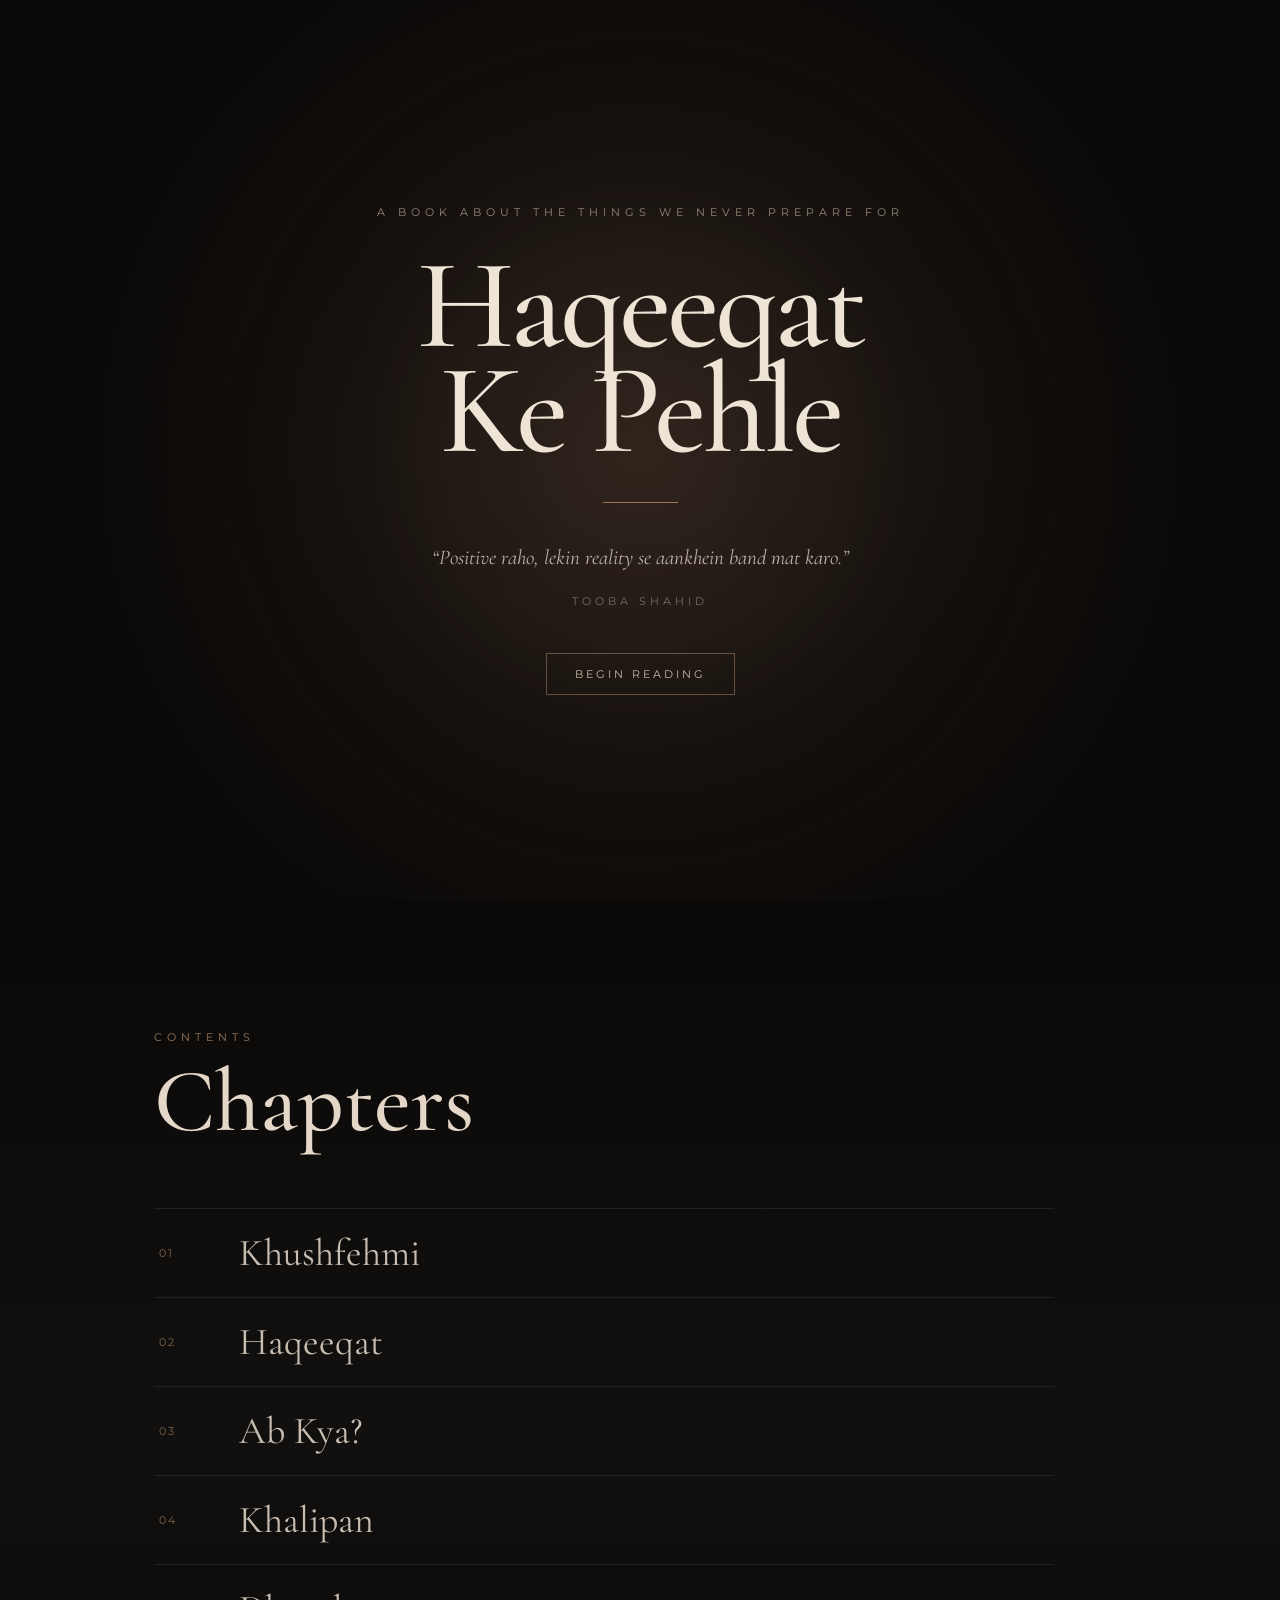
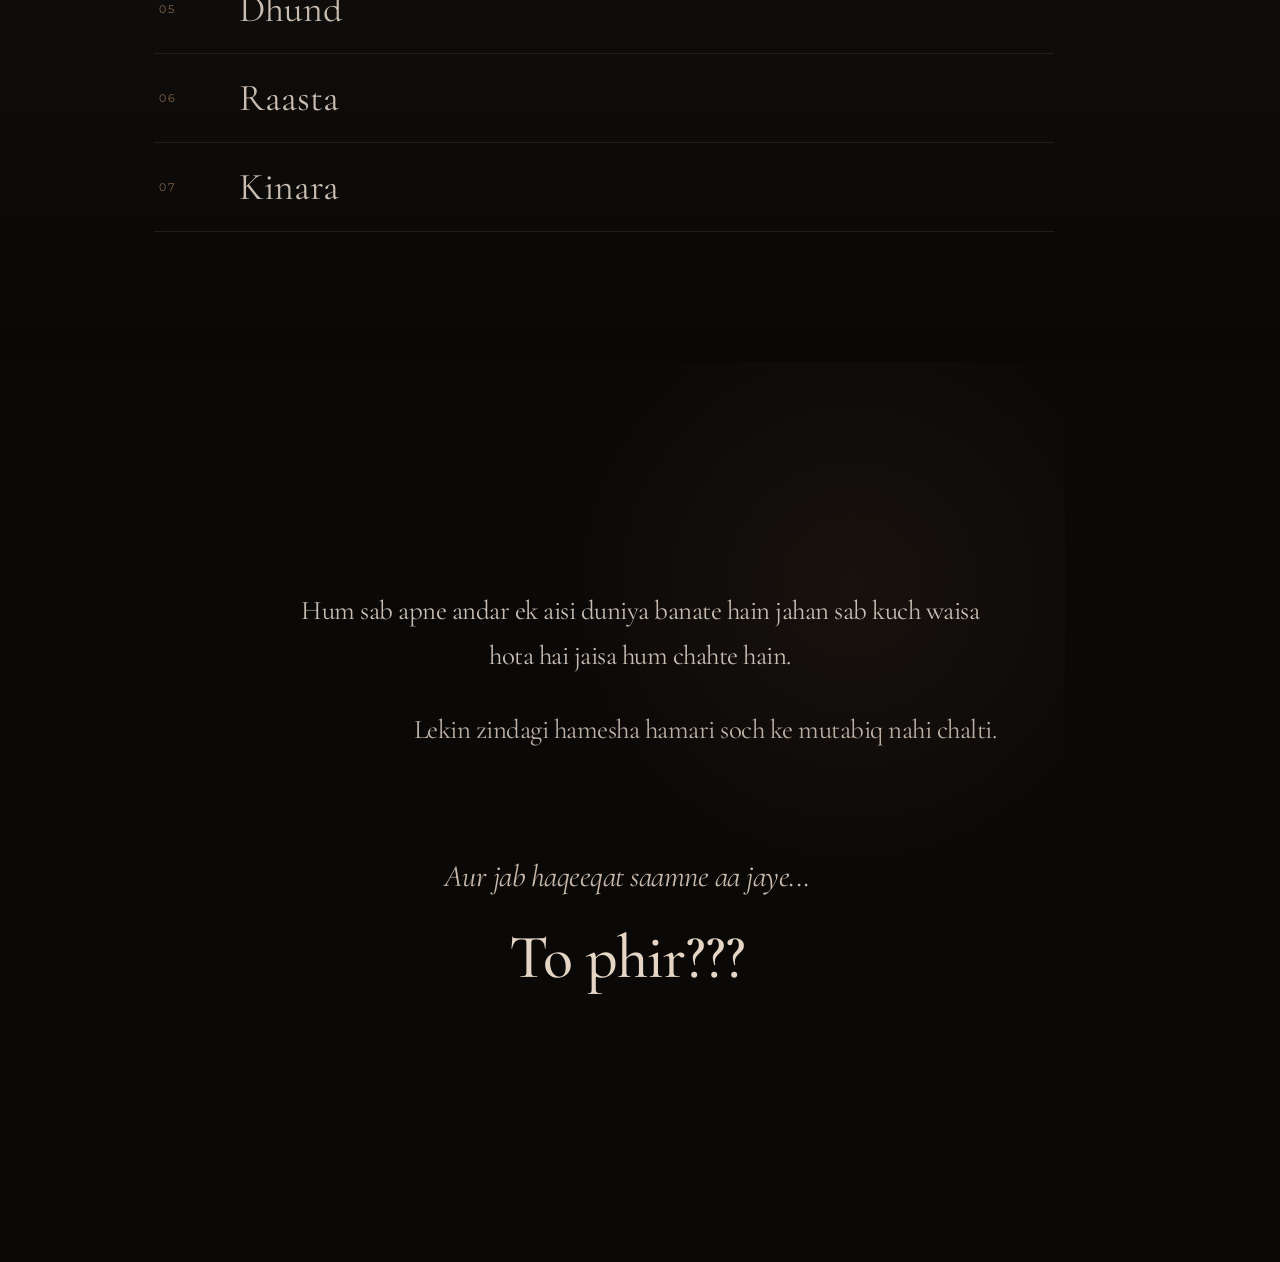
<file: index.html>
<!DOCTYPE html>
<html lang="en">

<head>
    <meta charset="UTF-8">
    <meta name="viewport" content="width=device-width, initial-scale=1.0">

    <title>Haqeeqat Ke Pehle</title>

    <link rel="stylesheet" href="style.css">
</head>

<body>

    <!-- COVER -->
    <section class="cover">

        <div class="cover-content">

            <p class="small-text">A Book About The Things We Never Prepare For</p>

            <h1>Haqeeqat<br>Ke Pehle</h1>

            <div class="line"></div>

            <p class="quote">
                “Positive raho, lekin reality se aankhein band mat karo.”
            </p>

            <p class="author">Tooba Shahid</p>

            <a href="#contents" class="start-btn">Begin Reading</a>

        </div>

    </section>


    <!-- CONTENTS -->
    <section id="contents" class="contents">

        <p class="section-label">CONTENTS</p>

        <h2>Chapters</h2>

        <div class="chapter-list">

            <a href="chapters/chapter1.html">
                <span>01</span>
                <span>Khushfehmi</span>
            </a>

            <a href="chapters/chapter2.html">
                <span>02</span>
                <span>Haqeeqat</span>
            </a>

            <a href="chapters/chapter3.html">
                <span>03</span>
                <span>Ab Kya?</span>
            </a>

            <a href="chapters/chapter4.html">
                <span>04</span>
                <span>Khalipan</span>
            </a>

            <a href="chapters/chapter5.html">
                <span>05</span>
                <span>Dhund</span>
            </a>

            <a href="chapters/chapter6.html">
                <span>06</span>
                <span>Raasta</span>
            </a>

            <a href="chapters/chapter7.html">
                <span>07</span>
                <span>Kinara</span>
            </a>

        </div>

    </section>


    <!-- INTRO -->
    <section class="intro">

        <p>
            Hum sab apne andar ek aisi duniya banate hain
            jahan sab kuch waisa hota hai jaisa hum chahte hain.
        </p>

        <p>
            Lekin zindagi hamesha hamari soch ke mutabiq nahi chalti.
        </p>

        <p class="intro-question">
            Aur jab haqeeqat saamne aa jaye...
            <br>
            <strong>To phir???</strong>
        </p>

    </section>


</body>
</html>
</file>
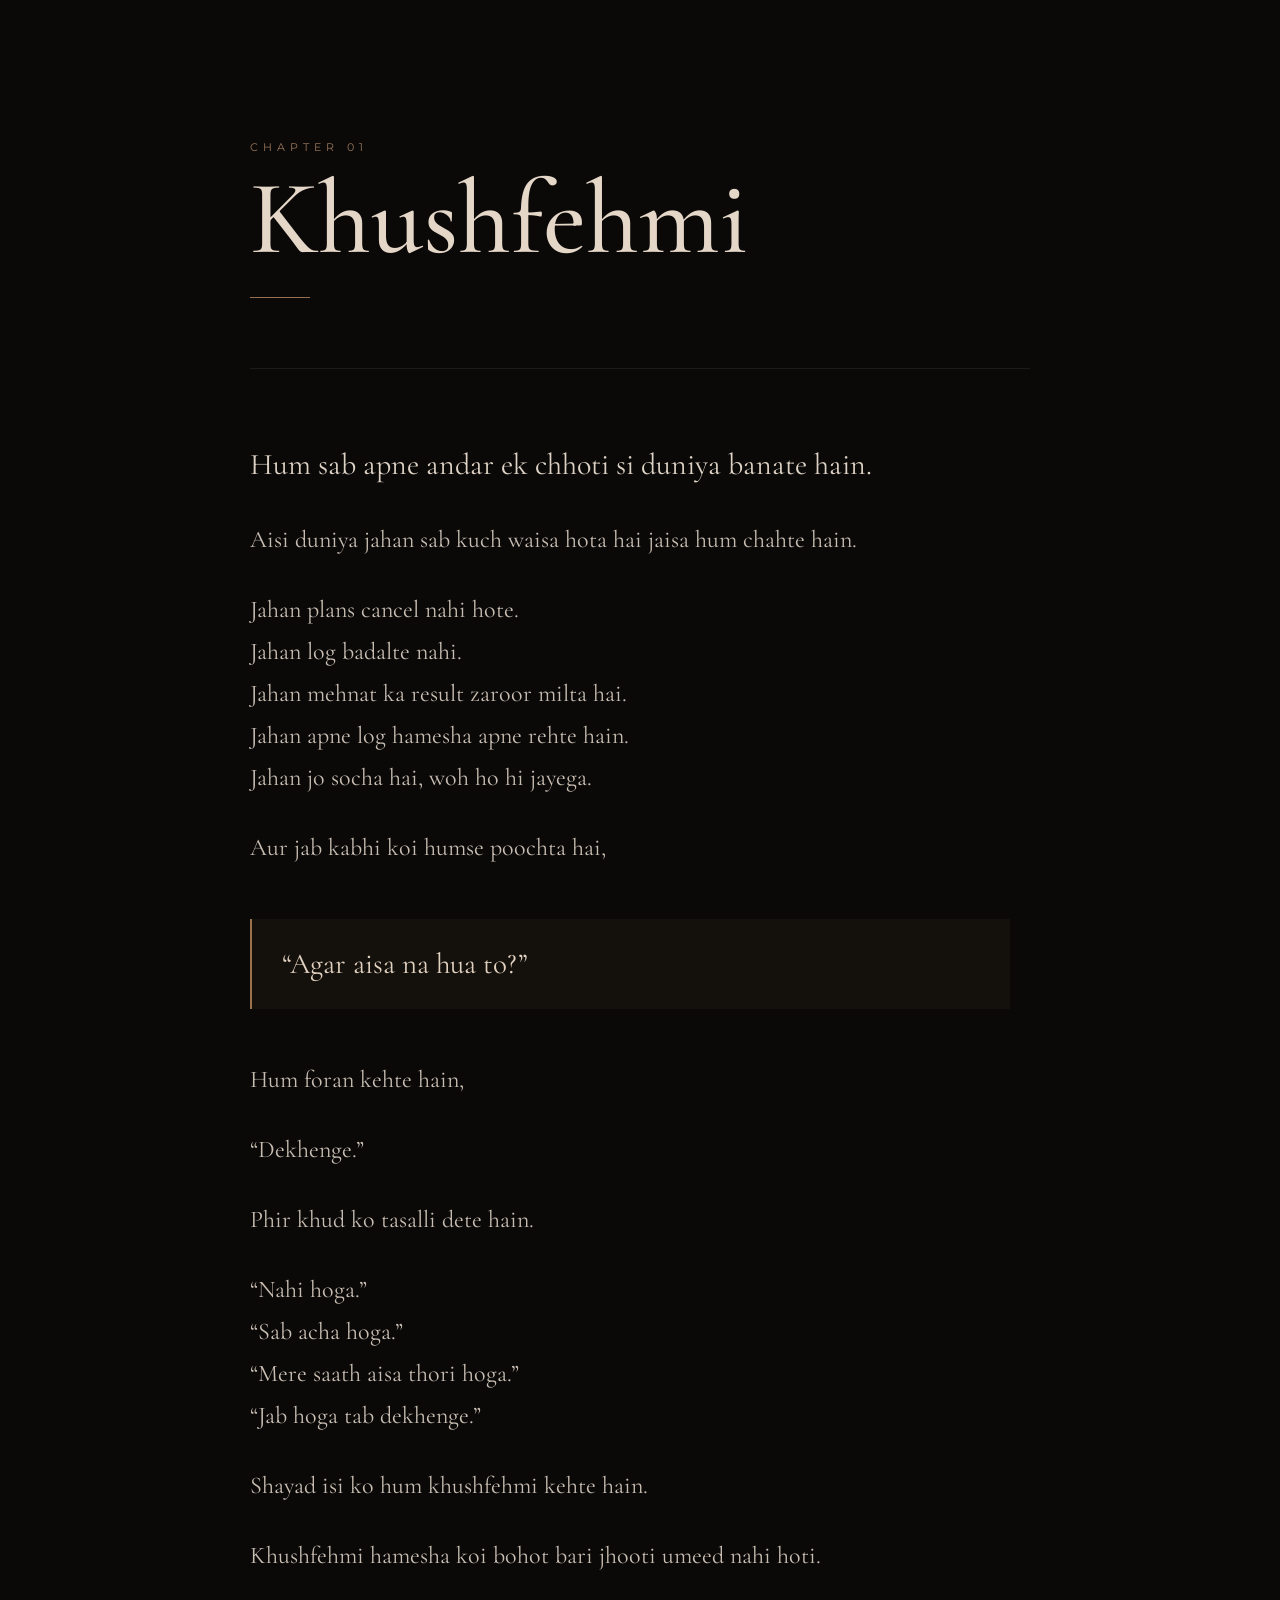
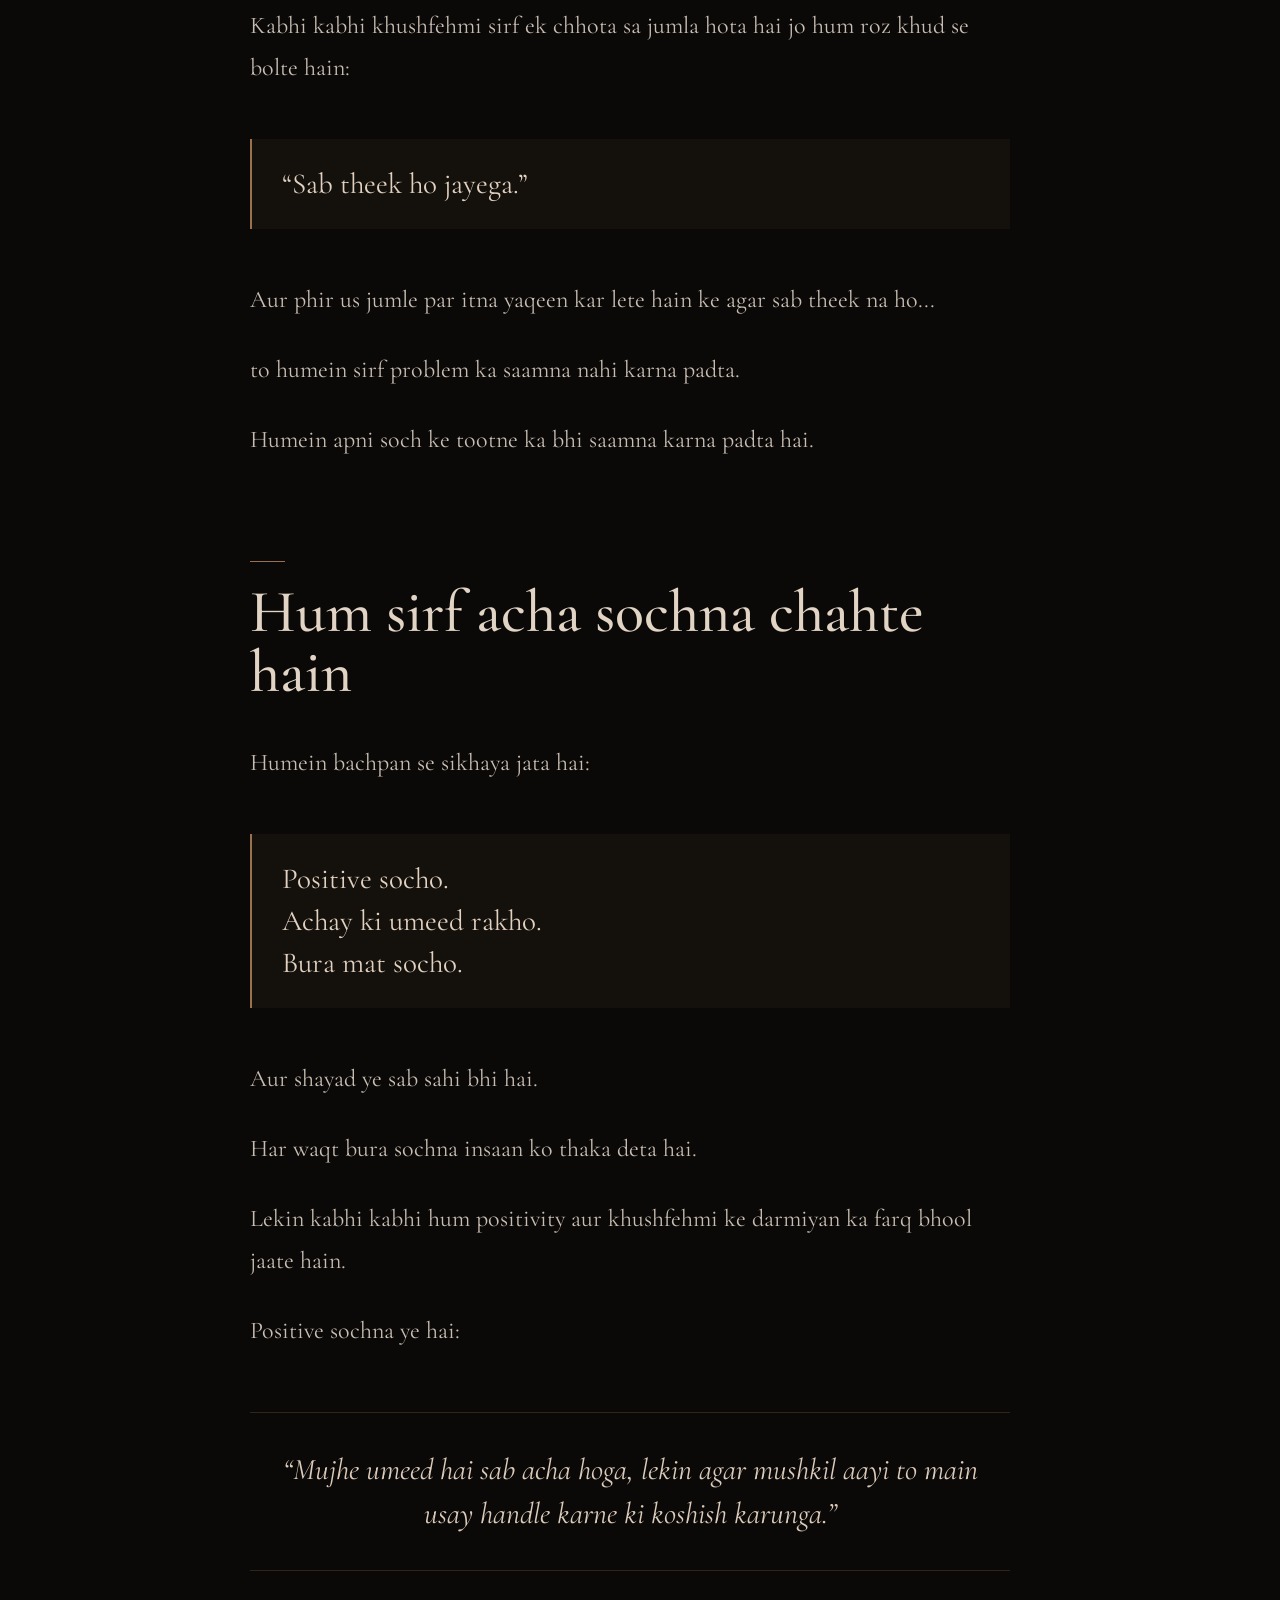
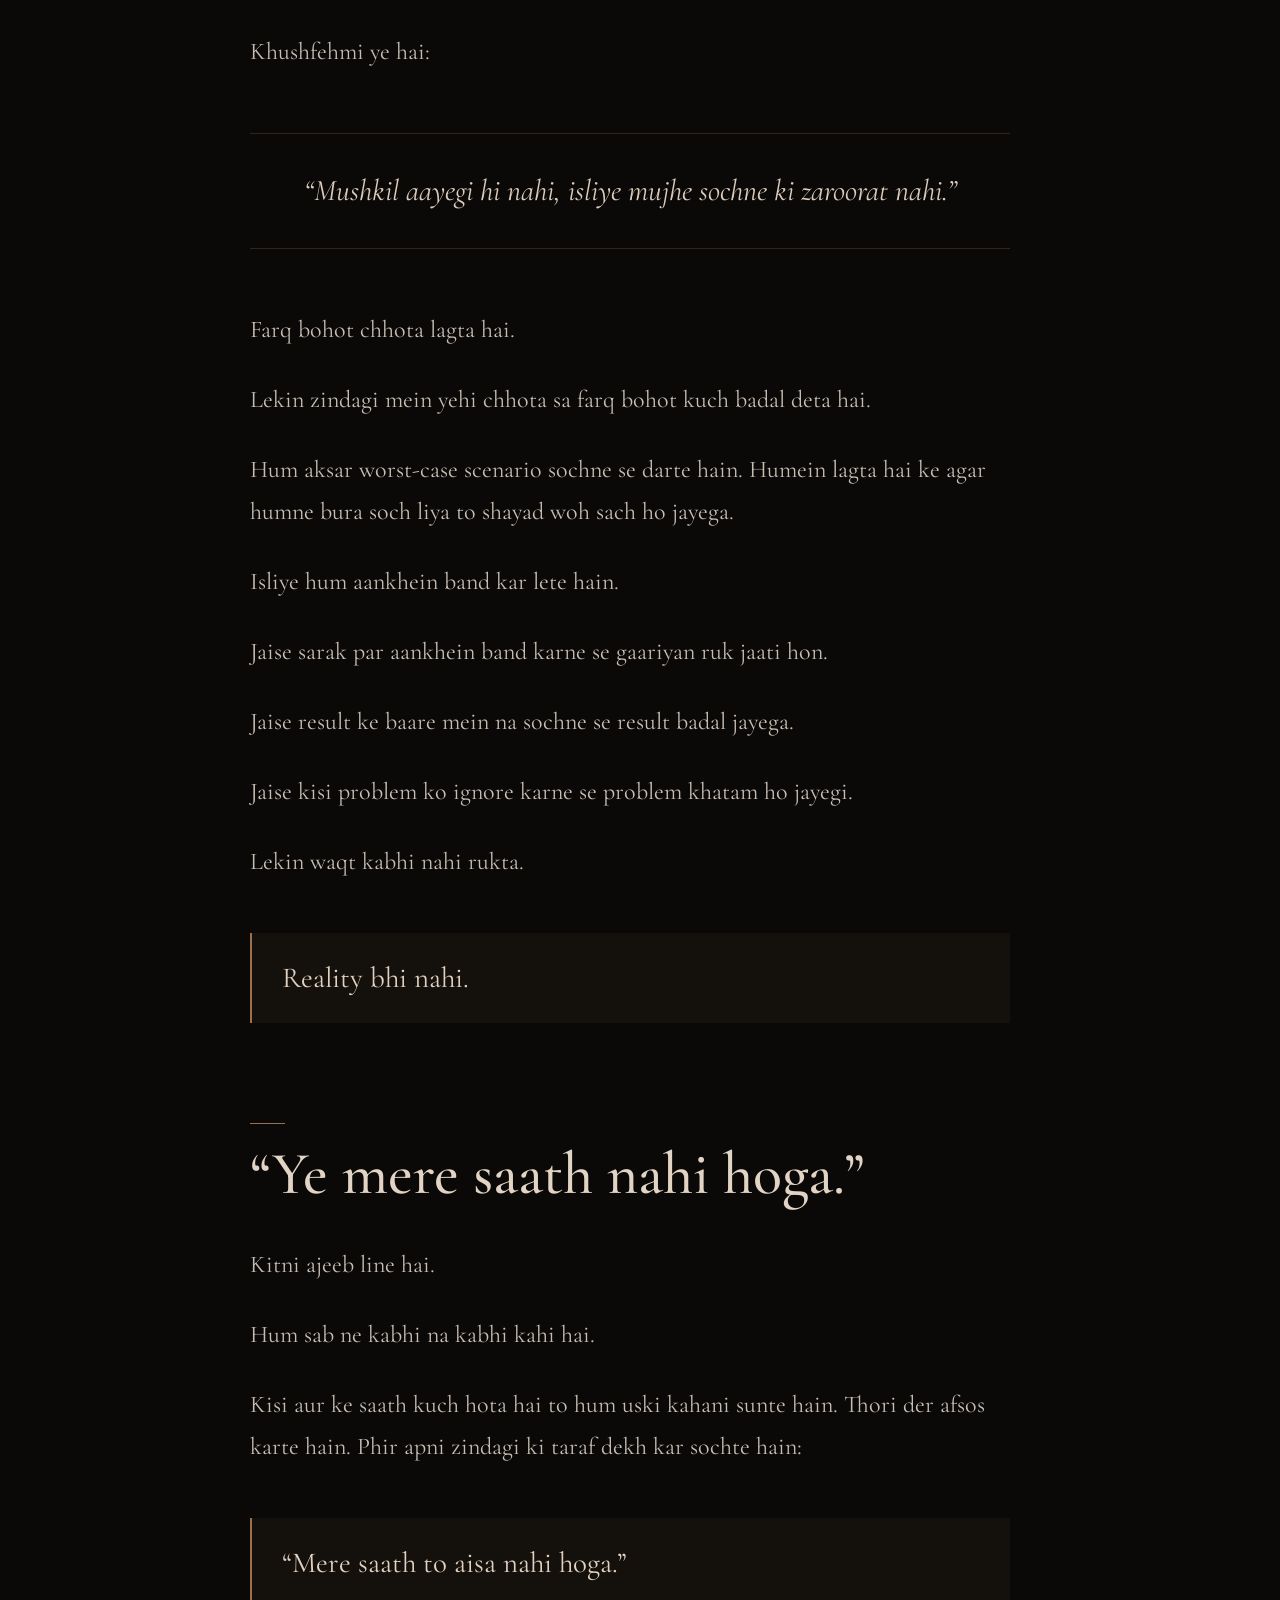
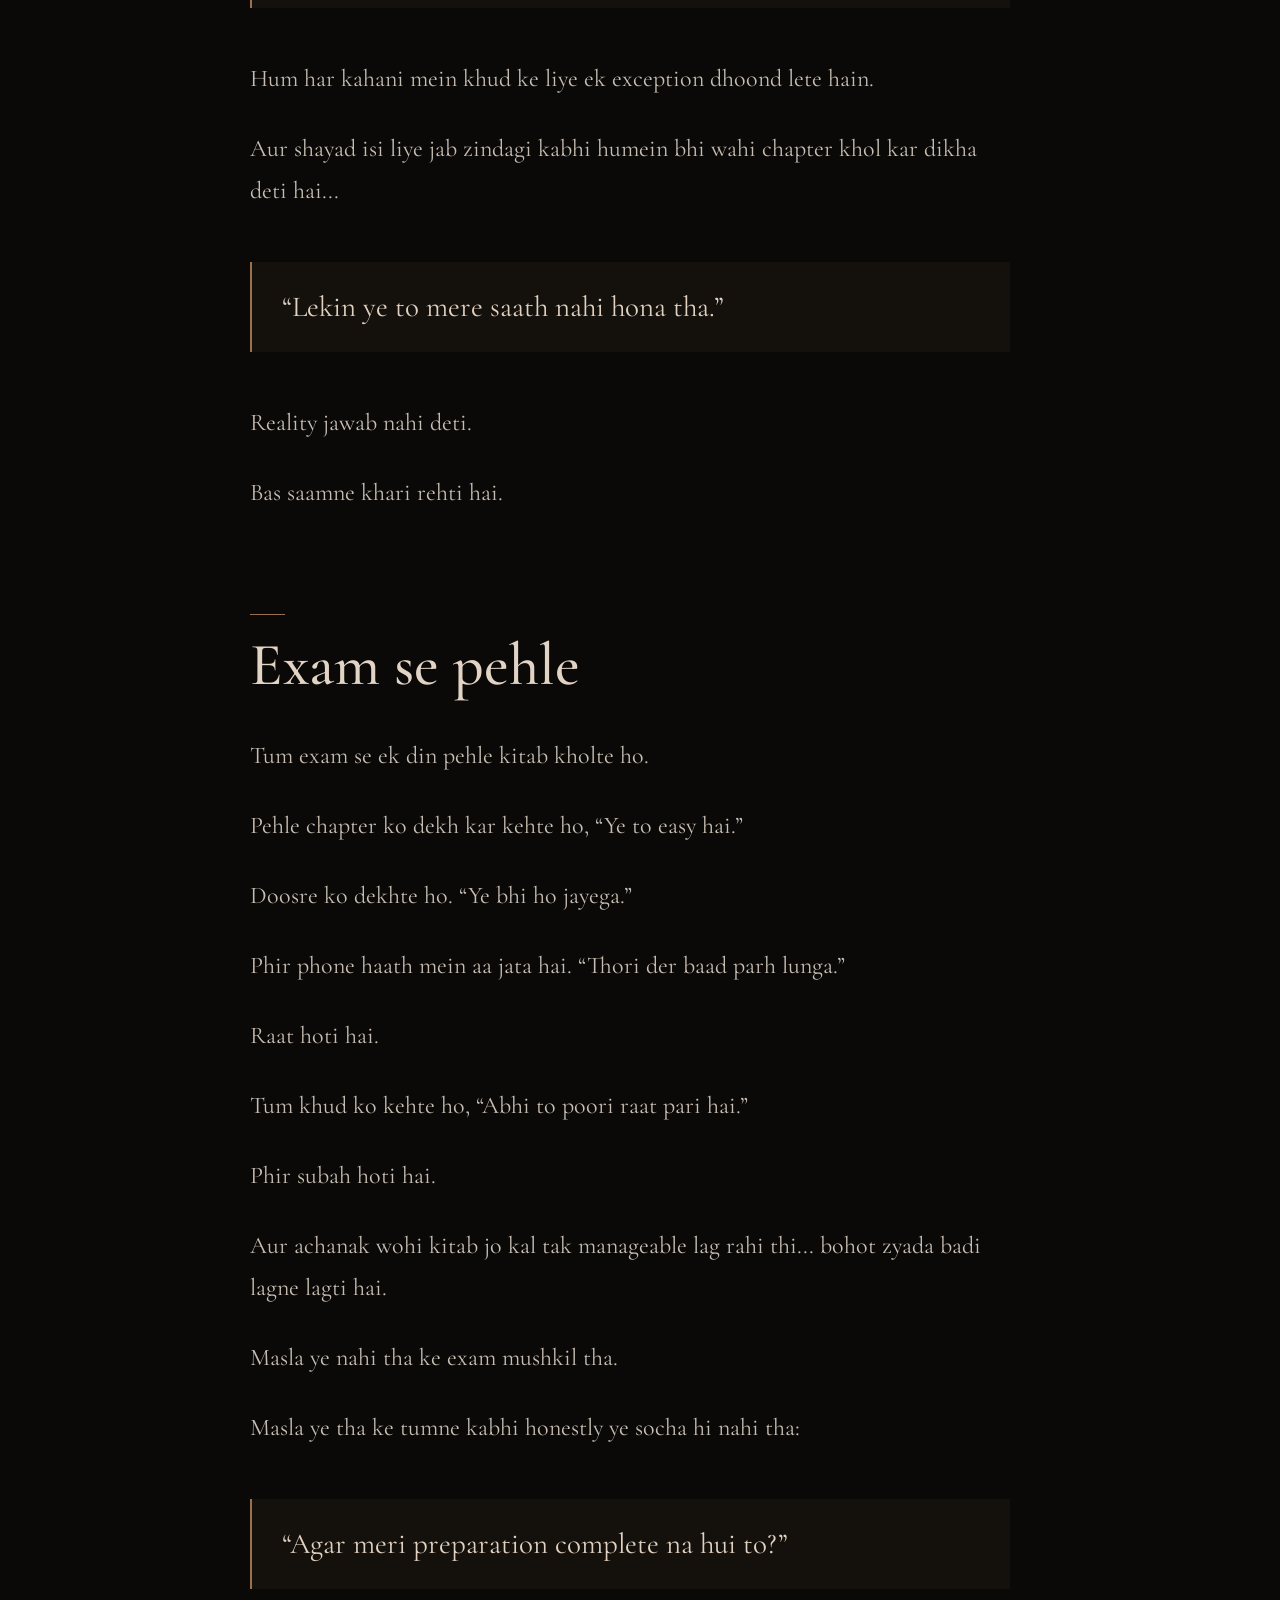
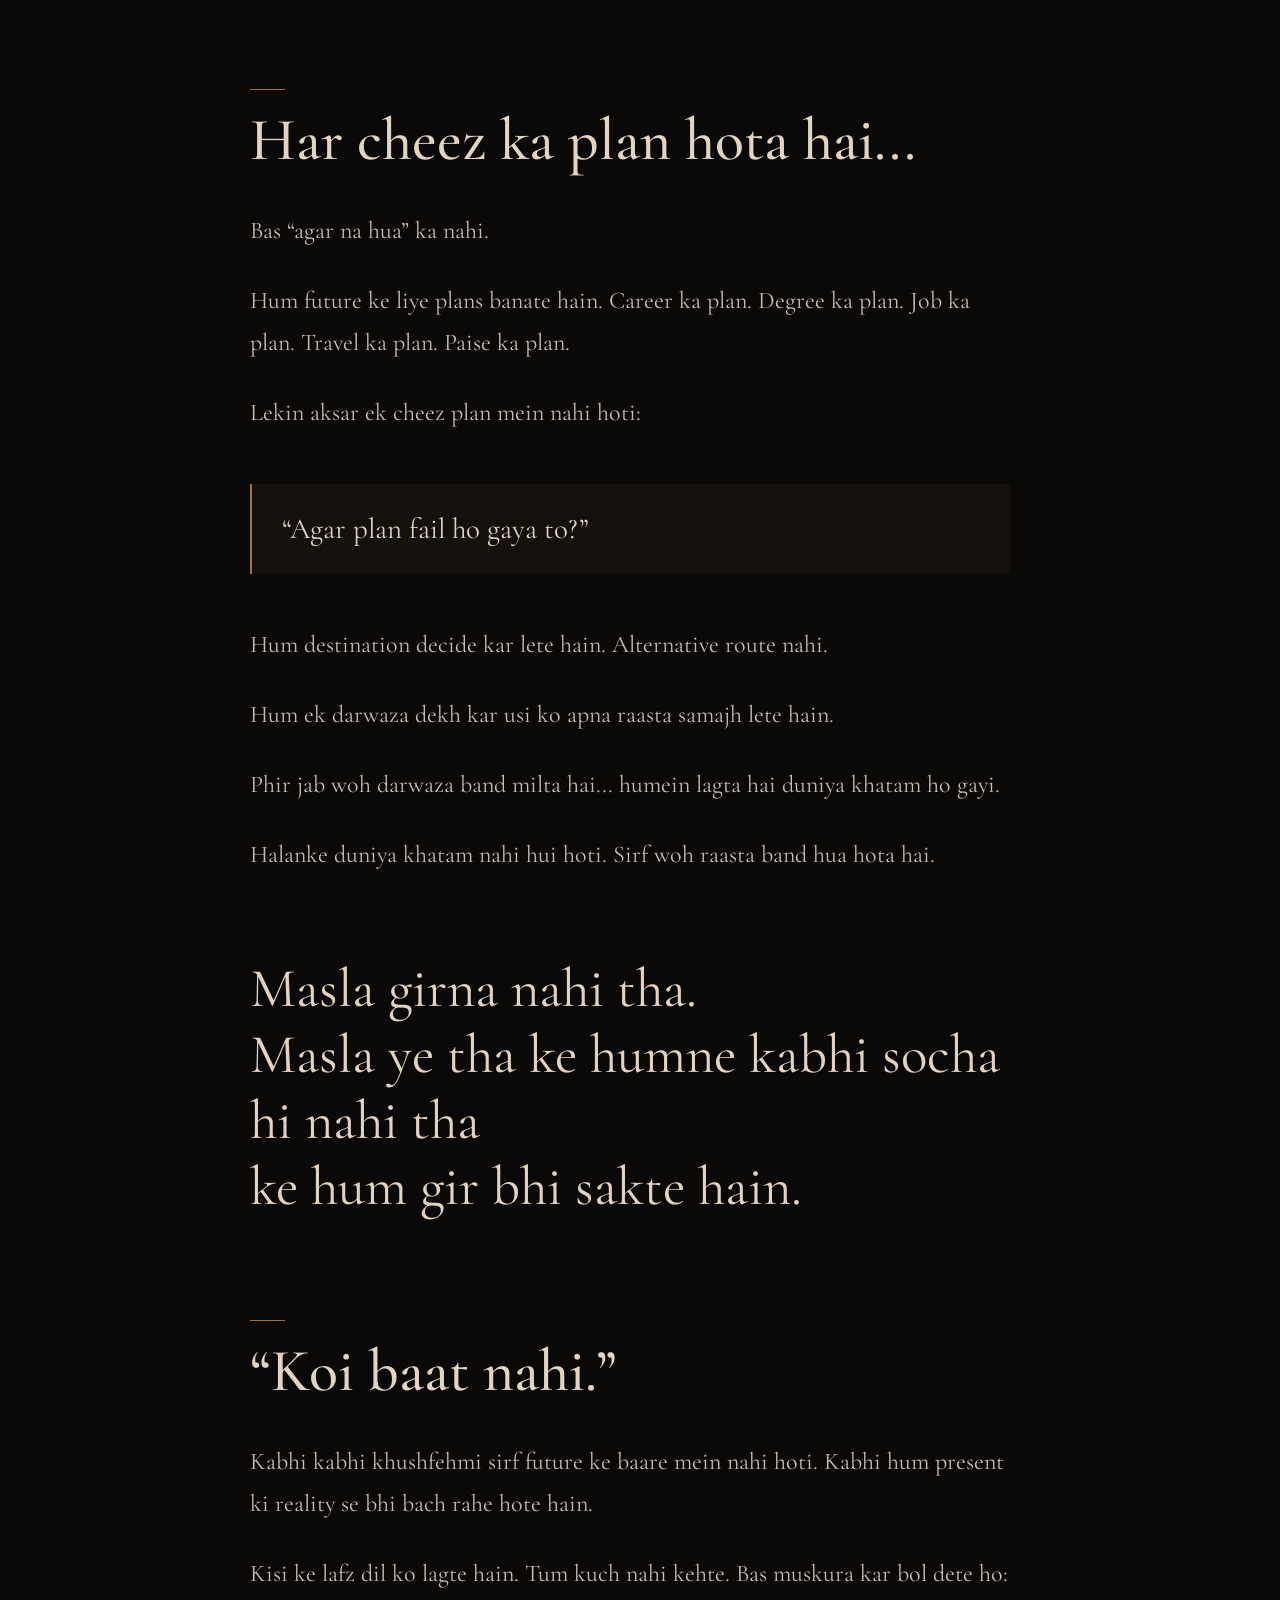
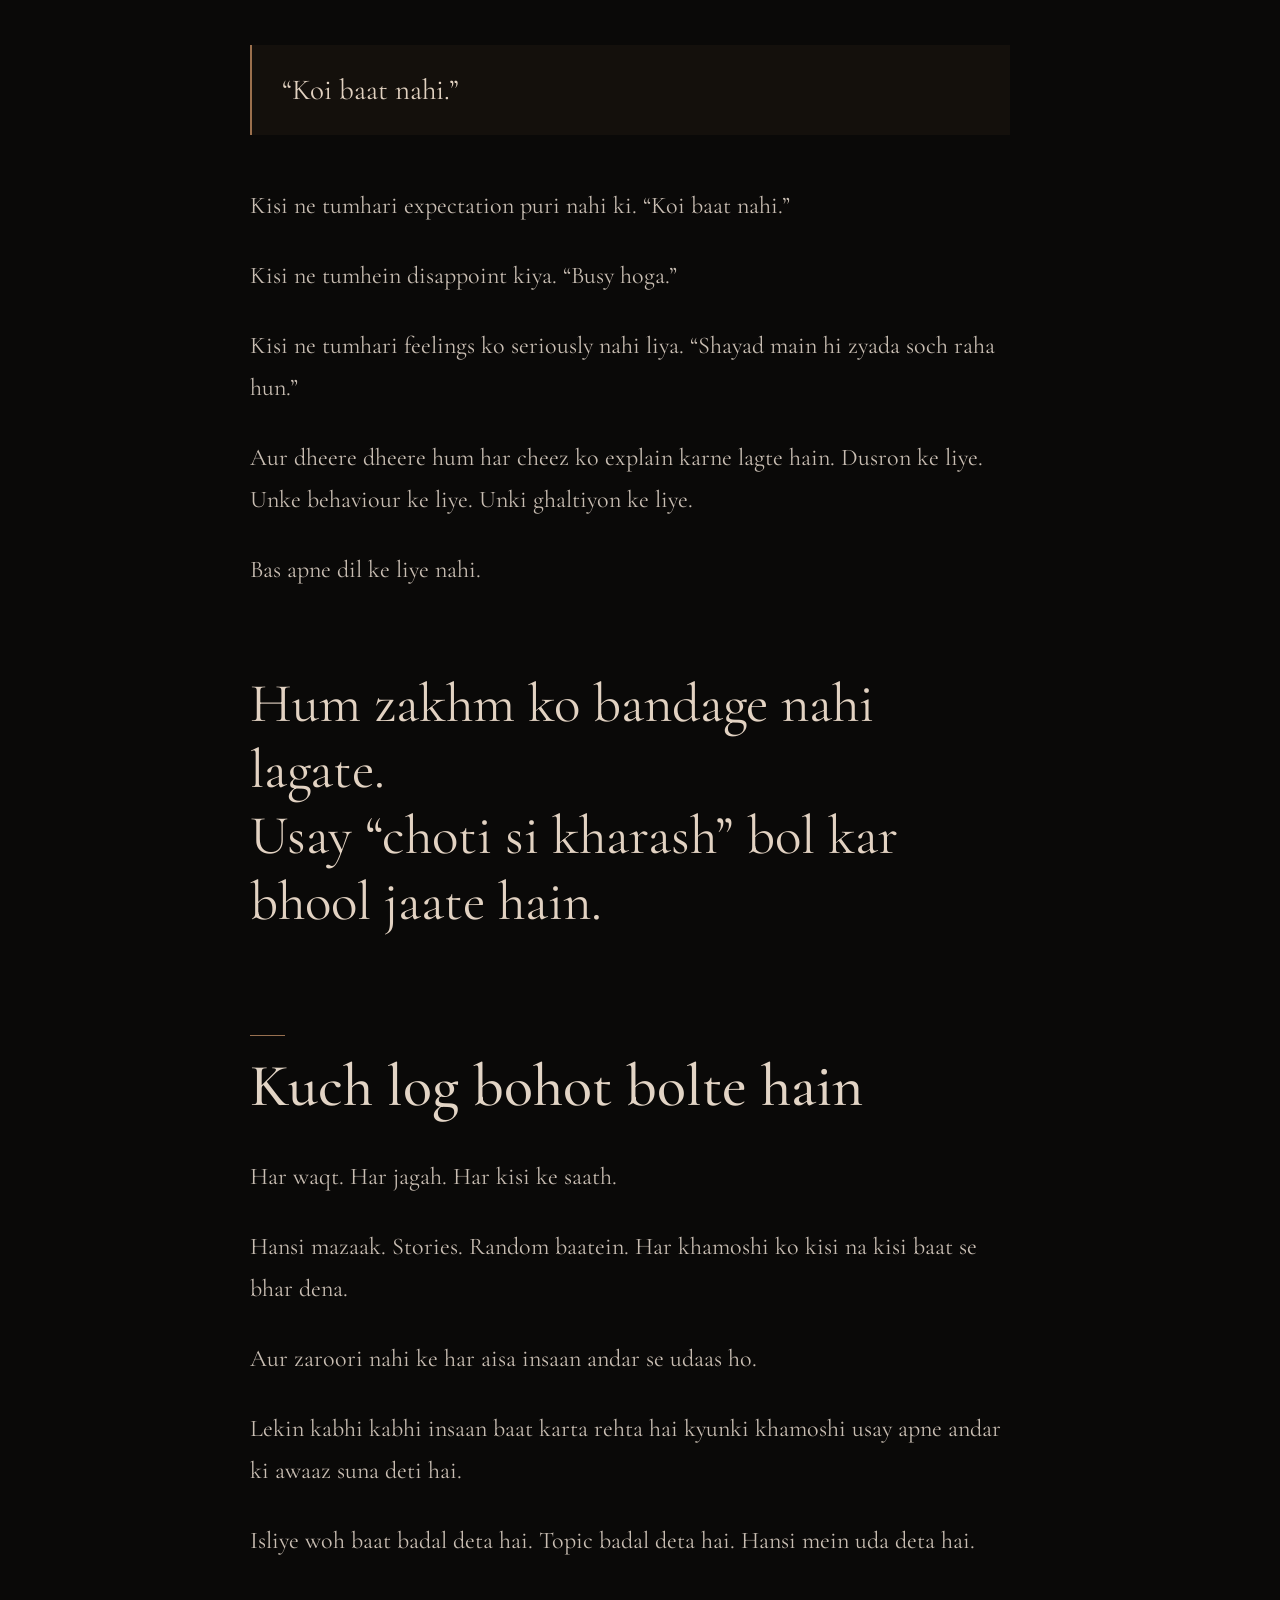
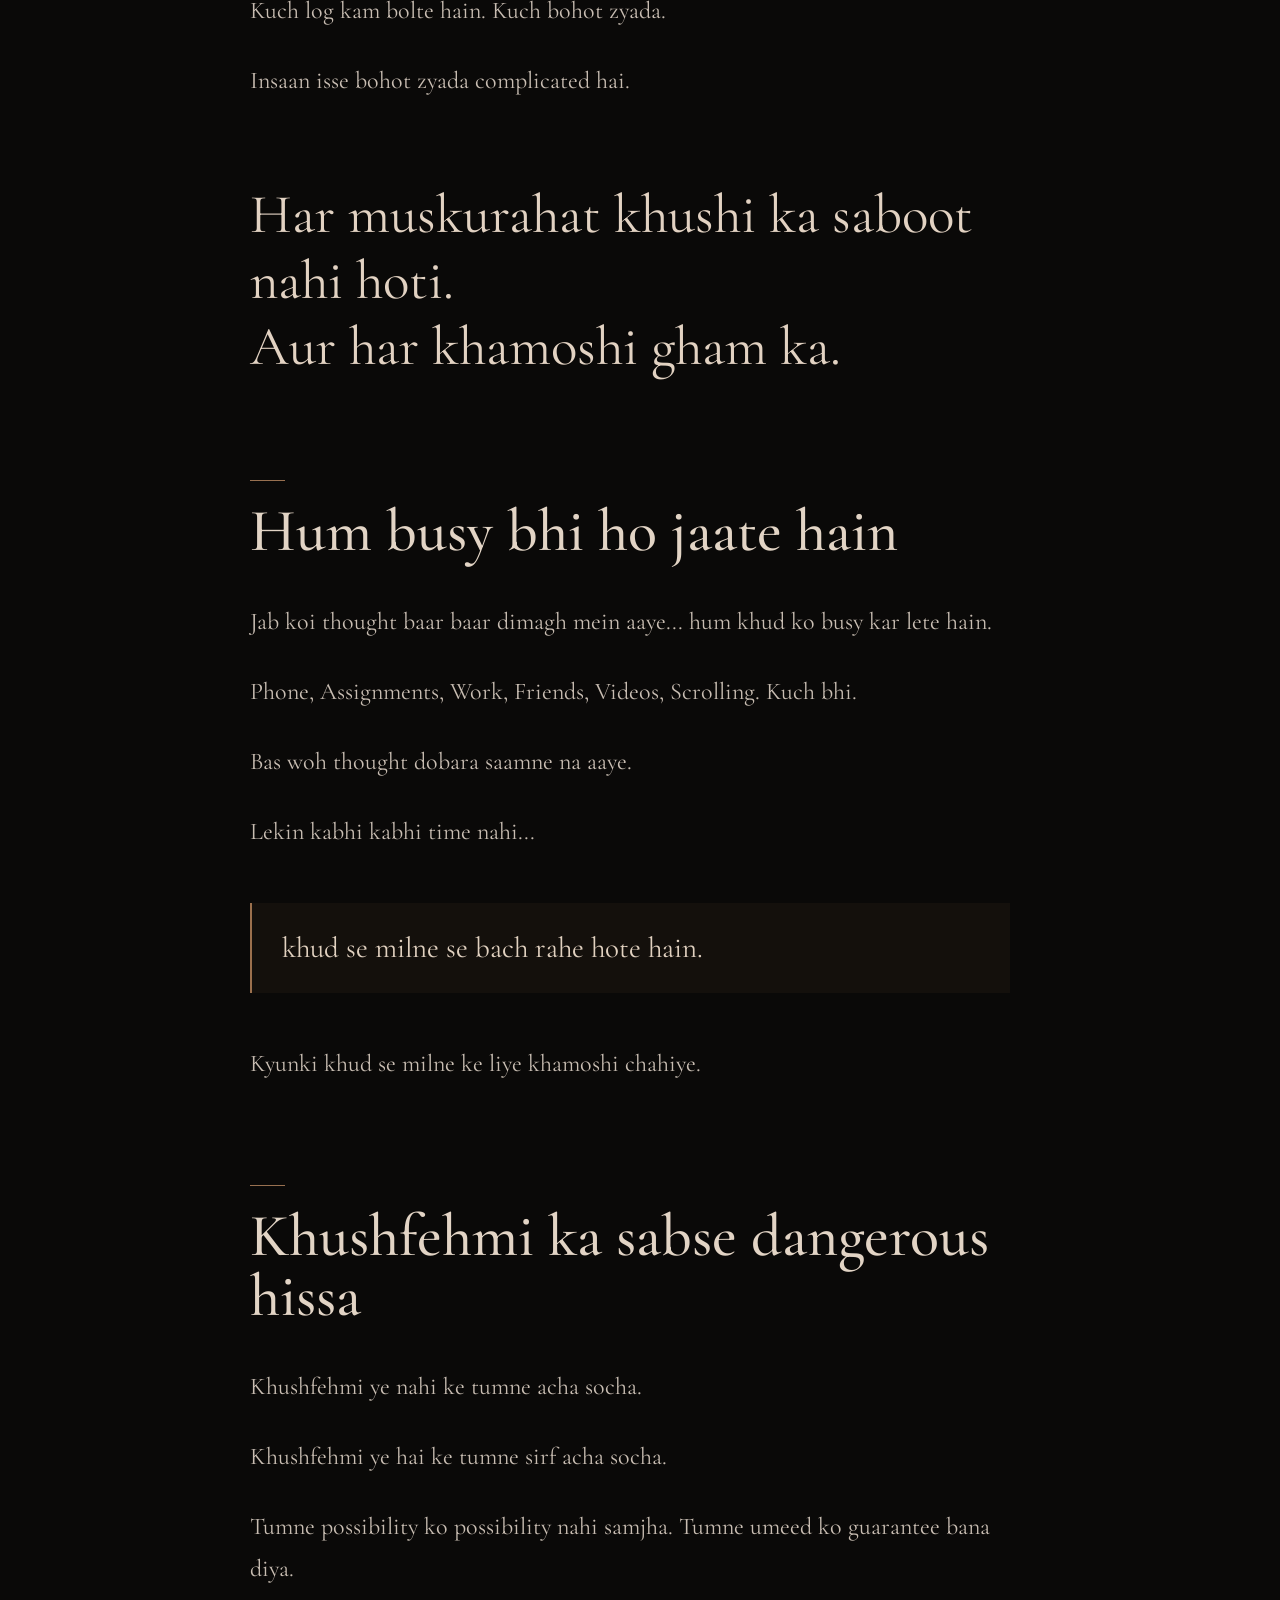
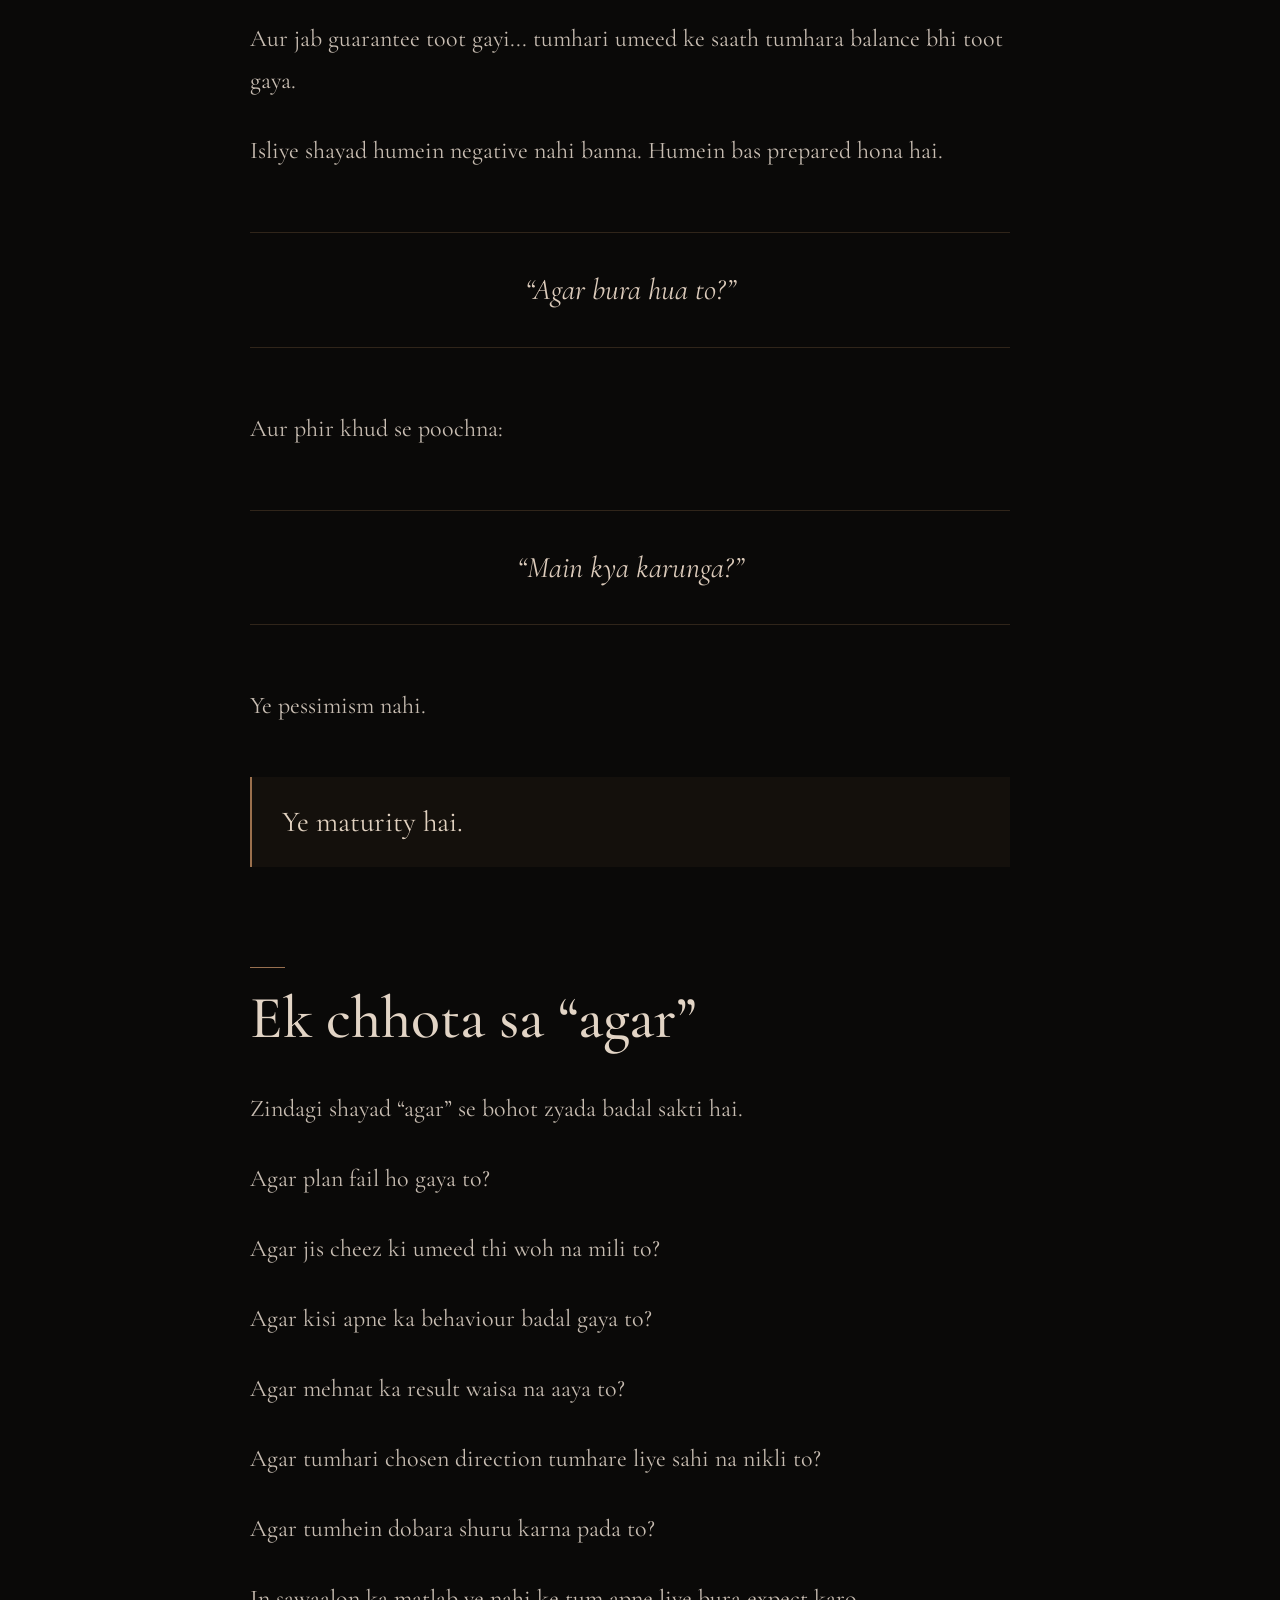
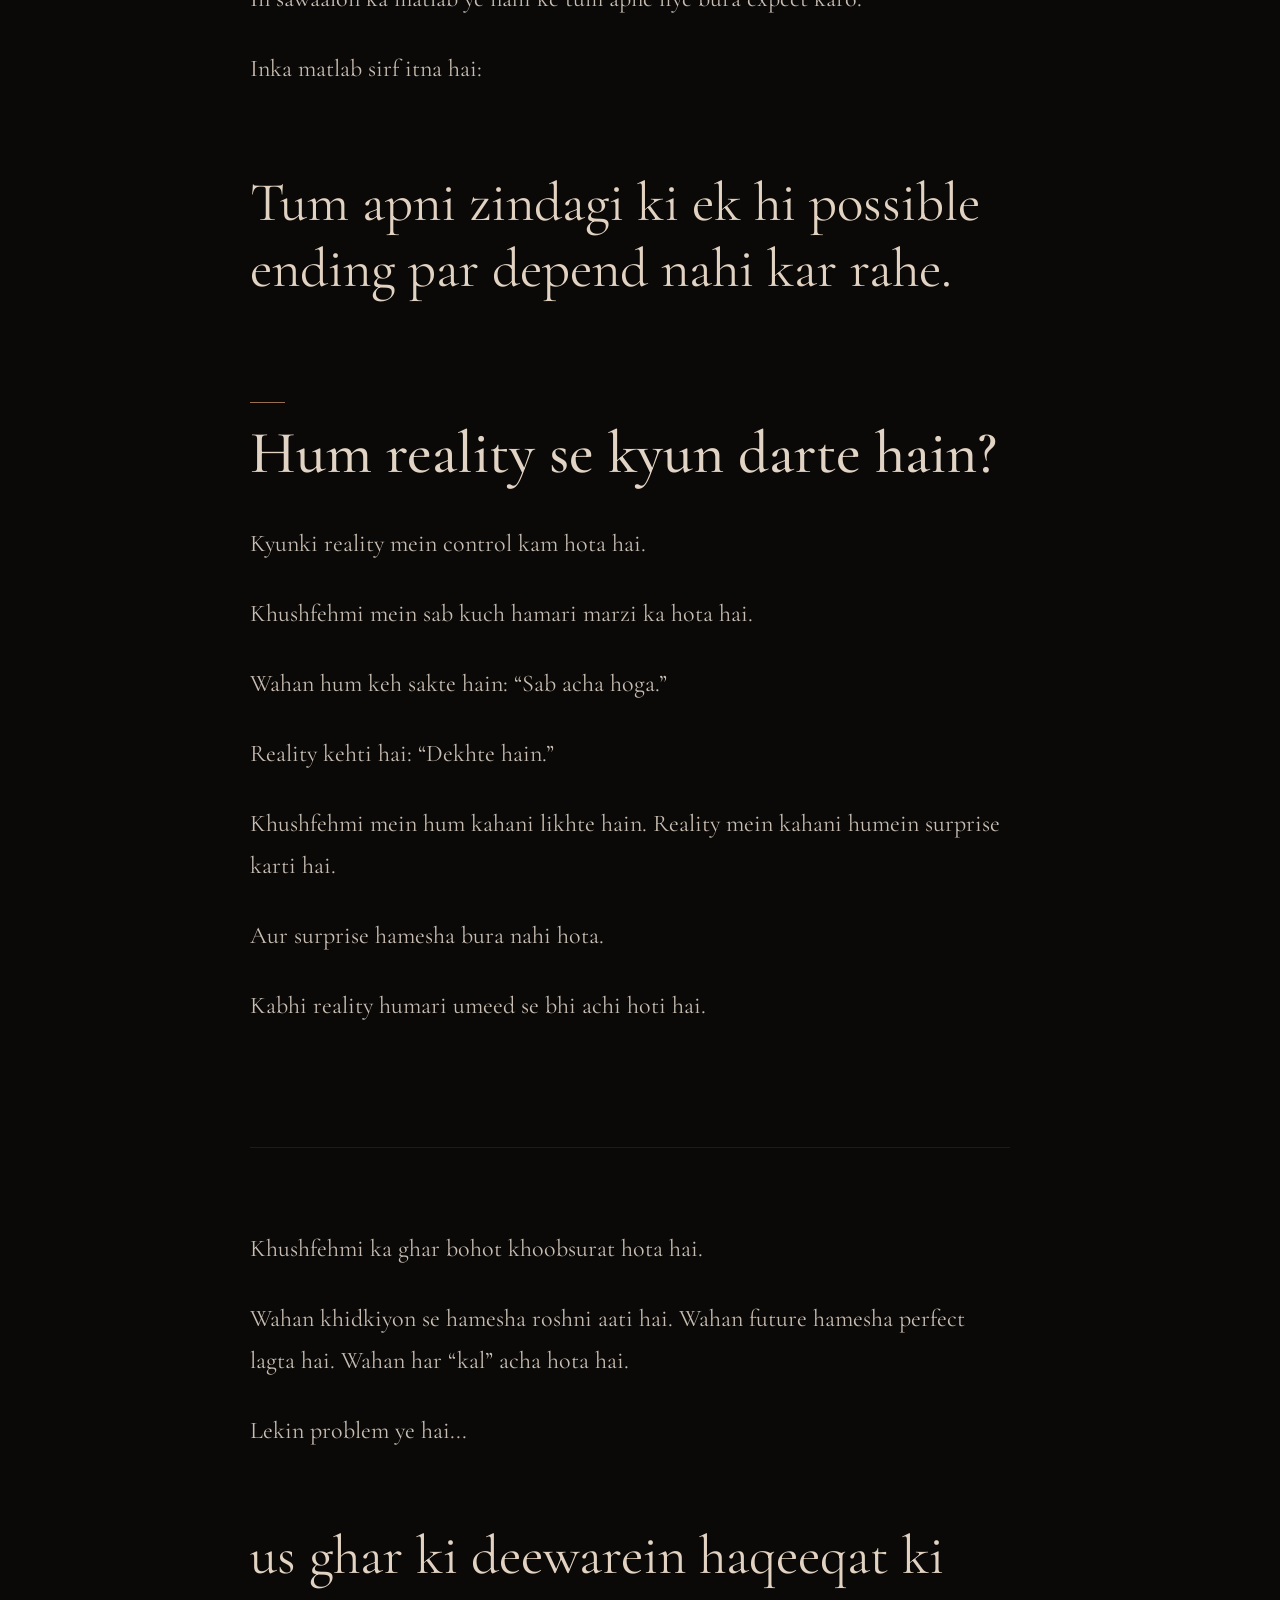
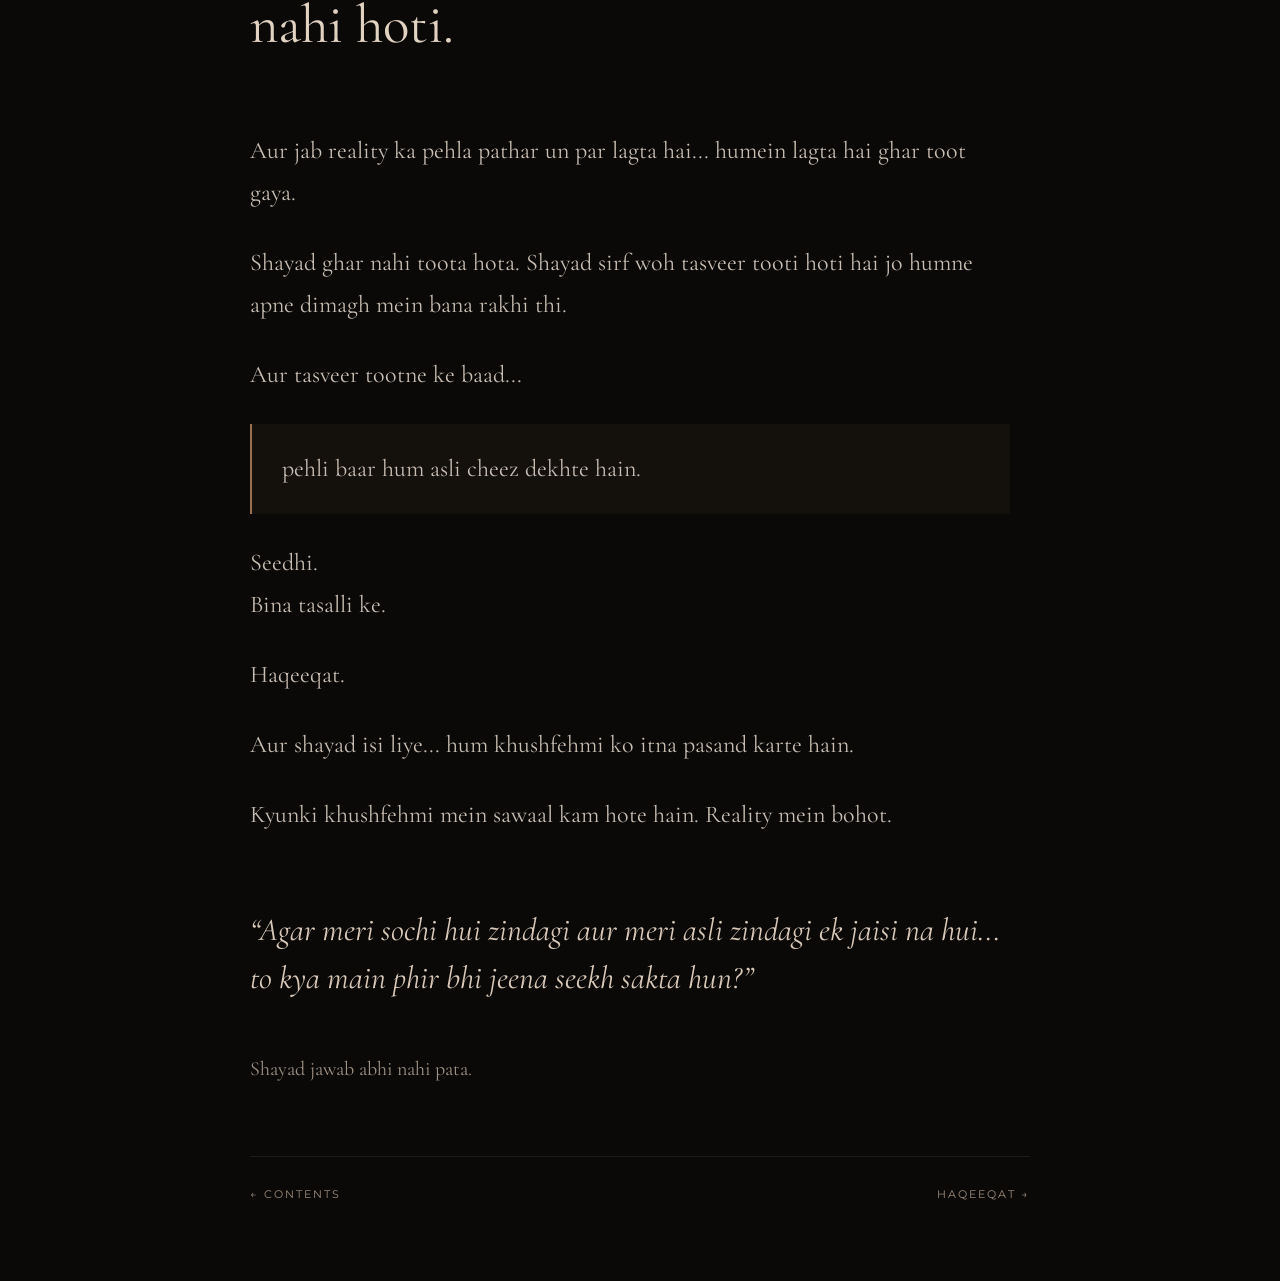
<file: chapters/chapter1.html>
<!DOCTYPE html>
<html lang="en">

<head>
    <meta charset="UTF-8">
    <meta name="viewport" content="width=device-width, initial-scale=1.0">

    <title>Khushfehmi — Haqeeqat Ke Pehle</title>

    <link rel="stylesheet" href="../style.css">
</head>

<body>

    <main class="reading-page">

        <div class="chapter-heading">
            <p>CHAPTER 01</p>
            <h1>Khushfehmi</h1>
            <div class="chapter-line"></div>
        </div>


        <article class="chapter-text">

            <p>
                Hum sab apne andar ek chhoti si duniya banate hain.
            </p>

            <p>
                Aisi duniya jahan sab kuch waisa hota hai jaisa hum chahte hain.
            </p>

            <p>
                Jahan plans cancel nahi hote.<br>
                Jahan log badalte nahi.<br>
                Jahan mehnat ka result zaroor milta hai.<br>
                Jahan apne log hamesha apne rehte hain.<br>
                Jahan jo socha hai, woh ho hi jayega.
            </p>

            <p>
                Aur jab kabhi koi humse poochta hai,
            </p>

            <p class="highlight">
                “Agar aisa na hua to?”
            </p>

            <p>
                Hum foran kehte hain,
            </p>

            <p>
                “Dekhenge.”
            </p>

            <p>
                Phir khud ko tasalli dete hain.
            </p>

            <p>
                “Nahi hoga.”<br>
                “Sab acha hoga.”<br>
                “Mere saath aisa thori hoga.”<br>
                “Jab hoga tab dekhenge.”
            </p>

            <p>
                Shayad isi ko hum khushfehmi kehte hain.
            </p>

            <p>
                Khushfehmi hamesha koi bohot bari jhooti umeed nahi hoti.
            </p>

            <p>
                Kabhi kabhi khushfehmi sirf ek chhota sa jumla hota hai
                jo hum roz khud se bolte hain:
            </p>

            <p class="highlight">
                “Sab theek ho jayega.”
            </p>

            <p>
                Aur phir us jumle par itna yaqeen kar lete hain ke agar sab theek na ho...
            </p>

            <p>
                to humein sirf problem ka saamna nahi karna padta.
            </p>

            <p>
                Humein apni soch ke tootne ka bhi saamna karna padta hai.
            </p>


            <h2>Hum sirf acha sochna chahte hain</h2>

            <p>
                Humein bachpan se sikhaya jata hai:
            </p>

            <p class="highlight">
                Positive socho.<br>
                Achay ki umeed rakho.<br>
                Bura mat socho.
            </p>

            <p>
                Aur shayad ye sab sahi bhi hai.
            </p>

            <p>
                Har waqt bura sochna insaan ko thaka deta hai.
            </p>

            <p>
                Lekin kabhi kabhi hum positivity aur khushfehmi ke darmiyan
                ka farq bhool jaate hain.
            </p>

            <p>
                Positive sochna ye hai:
            </p>

            <p class="quote-box">
                “Mujhe umeed hai sab acha hoga, lekin agar mushkil aayi
                to main usay handle karne ki koshish karunga.”
            </p>

            <p>
                Khushfehmi ye hai:
            </p>

            <p class="quote-box">
                “Mushkil aayegi hi nahi, isliye mujhe sochne ki zaroorat nahi.”
            </p>

            <p>
                Farq bohot chhota lagta hai.
            </p>

            <p>
                Lekin zindagi mein yehi chhota sa farq bohot kuch badal deta hai.
            </p>

            <p>
                Hum aksar worst-case scenario sochne se darte hain.
                Humein lagta hai ke agar humne bura soch liya to shayad woh sach ho jayega.
            </p>

            <p>
                Isliye hum aankhein band kar lete hain.
            </p>

            <p>
                Jaise sarak par aankhein band karne se gaariyan ruk jaati hon.
            </p>

            <p>
                Jaise result ke baare mein na sochne se result badal jayega.
            </p>

            <p>
                Jaise kisi problem ko ignore karne se problem khatam ho jayegi.
            </p>

            <p>
                Lekin waqt kabhi nahi rukta.
            </p>

            <p class="highlight">
                Reality bhi nahi.
            </p>


            <h2>“Ye mere saath nahi hoga.”</h2>

            <p>
                Kitni ajeeb line hai.
            </p>

            <p>
                Hum sab ne kabhi na kabhi kahi hai.
            </p>

            <p>
                Kisi aur ke saath kuch hota hai to hum uski kahani sunte hain.
                Thori der afsos karte hain.
                Phir apni zindagi ki taraf dekh kar sochte hain:
            </p>

            <p class="highlight">
                “Mere saath to aisa nahi hoga.”
            </p>

            <p>
                Hum har kahani mein khud ke liye ek exception dhoond lete hain.
            </p>

            <p>
                Aur shayad isi liye jab zindagi kabhi humein bhi wahi chapter
                khol kar dikha deti hai...
            </p>

            <p class="highlight">
                “Lekin ye to mere saath nahi hona tha.”
            </p>

            <p>
                Reality jawab nahi deti.
            </p>

            <p>
                Bas saamne khari rehti hai.
            </p>


            <h2>Exam se pehle</h2>

            <p>
                Tum exam se ek din pehle kitab kholte ho.
            </p>

            <p>
                Pehle chapter ko dekh kar kehte ho,
                “Ye to easy hai.”
            </p>

            <p>
                Doosre ko dekhte ho.
                “Ye bhi ho jayega.”
            </p>

            <p>
                Phir phone haath mein aa jata hai.
                “Thori der baad parh lunga.”
            </p>

            <p>
                Raat hoti hai.
            </p>

            <p>
                Tum khud ko kehte ho,
                “Abhi to poori raat pari hai.”
            </p>

            <p>
                Phir subah hoti hai.
            </p>

            <p>
                Aur achanak wohi kitab jo kal tak manageable lag rahi thi...
                bohot zyada badi lagne lagti hai.
            </p>

            <p>
                Masla ye nahi tha ke exam mushkil tha.
            </p>

            <p>
                Masla ye tha ke tumne kabhi honestly ye socha hi nahi tha:
            </p>

            <p class="highlight">
                “Agar meri preparation complete na hui to?”
            </p>


            <h2>Har cheez ka plan hota hai...</h2>

            <p>
                Bas “agar na hua” ka nahi.
            </p>

            <p>
                Hum future ke liye plans banate hain.
                Career ka plan. Degree ka plan. Job ka plan.
                Travel ka plan. Paise ka plan.
            </p>

            <p>
                Lekin aksar ek cheez plan mein nahi hoti:
            </p>

            <p class="highlight">
                “Agar plan fail ho gaya to?”
            </p>

            <p>
                Hum destination decide kar lete hain.
                Alternative route nahi.
            </p>

            <p>
                Hum ek darwaza dekh kar usi ko apna raasta samajh lete hain.
            </p>

            <p>
                Phir jab woh darwaza band milta hai...
                humein lagta hai duniya khatam ho gayi.
            </p>

            <p>
                Halanke duniya khatam nahi hui hoti.
                Sirf woh raasta band hua hota hai.
            </p>

            <p class="big-line">
                Masla girna nahi tha.<br>
                Masla ye tha ke humne kabhi socha hi nahi tha<br>
                ke hum gir bhi sakte hain.
            </p>


            <h2>“Koi baat nahi.”</h2>

            <p>
                Kabhi kabhi khushfehmi sirf future ke baare mein nahi hoti.
                Kabhi hum present ki reality se bhi bach rahe hote hain.
            </p>

            <p>
                Kisi ke lafz dil ko lagte hain.
                Tum kuch nahi kehte.
                Bas muskura kar bol dete ho:
            </p>

            <p class="highlight">
                “Koi baat nahi.”
            </p>

            <p>
                Kisi ne tumhari expectation puri nahi ki.
                “Koi baat nahi.”
            </p>

            <p>
                Kisi ne tumhein disappoint kiya.
                “Busy hoga.”
            </p>

            <p>
                Kisi ne tumhari feelings ko seriously nahi liya.
                “Shayad main hi zyada soch raha hun.”
            </p>

            <p>
                Aur dheere dheere hum har cheez ko explain karne lagte hain.
                Dusron ke liye. Unke behaviour ke liye.
                Unki ghaltiyon ke liye.
            </p>

            <p>
                Bas apne dil ke liye nahi.
            </p>

            <p class="big-line">
                Hum zakhm ko bandage nahi lagate.<br>
                Usay “choti si kharash” bol kar bhool jaate hain.
            </p>


            <h2>Kuch log bohot bolte hain</h2>

            <p>
                Har waqt. Har jagah. Har kisi ke saath.
            </p>

            <p>
                Hansi mazaak. Stories. Random baatein.
                Har khamoshi ko kisi na kisi baat se bhar dena.
            </p>

            <p>
                Aur zaroori nahi ke har aisa insaan andar se udaas ho.
            </p>

            <p>
                Lekin kabhi kabhi insaan baat karta rehta hai kyunki
                khamoshi usay apne andar ki awaaz suna deti hai.
            </p>

            <p>
                Isliye woh baat badal deta hai.
                Topic badal deta hai.
                Hansi mein uda deta hai.
            </p>

            <p>
                Kuch log kam bolte hain.
                Kuch bohot zyada.
            </p>

            <p>
                Insaan isse bohot zyada complicated hai.
            </p>

            <p class="big-line">
                Har muskurahat khushi ka saboot nahi hoti.<br>
                Aur har khamoshi gham ka.
            </p>


            <h2>Hum busy bhi ho jaate hain</h2>

            <p>
                Jab koi thought baar baar dimagh mein aaye...
                hum khud ko busy kar lete hain.
            </p>

            <p>
                Phone, Assignments, Work, Friends, Videos, Scrolling.
                Kuch bhi.
            </p>

            <p>
                Bas woh thought dobara saamne na aaye.
            </p>

            <p>
                Lekin kabhi kabhi time nahi...
            </p>

            <p class="highlight">
                khud se milne se bach rahe hote hain.
            </p>

            <p>
                Kyunki khud se milne ke liye khamoshi chahiye.
            </p>


            <h2>Khushfehmi ka sabse dangerous hissa</h2>

            <p>
                Khushfehmi ye nahi ke tumne acha socha.
            </p>

            <p>
                Khushfehmi ye hai ke tumne sirf acha socha.
            </p>

            <p>
                Tumne possibility ko possibility nahi samjha.
                Tumne umeed ko guarantee bana diya.
            </p>

            <p>
                Aur jab guarantee toot gayi...
                tumhari umeed ke saath tumhara balance bhi toot gaya.
            </p>

            <p>
                Isliye shayad humein negative nahi banna.
                Humein bas prepared hona hai.
            </p>

            <p class="quote-box">
                “Agar bura hua to?”
            </p>

            <p>
                Aur phir khud se poochna:
            </p>

            <p class="quote-box">
                “Main kya karunga?”
            </p>

            <p>
                Ye pessimism nahi.
            </p>

            <p class="highlight">
                Ye maturity hai.
            </p>


            <h2>Ek chhota sa “agar”</h2>

            <p>
                Zindagi shayad “agar” se bohot zyada badal sakti hai.
            </p>

            <p>
                Agar plan fail ho gaya to?
            </p>

            <p>
                Agar jis cheez ki umeed thi woh na mili to?
            </p>

            <p>
                Agar kisi apne ka behaviour badal gaya to?
            </p>

            <p>
                Agar mehnat ka result waisa na aaya to?
            </p>

            <p>
                Agar tumhari chosen direction tumhare liye sahi na nikli to?
            </p>

            <p>
                Agar tumhein dobara shuru karna pada to?
            </p>

            <p>
                In sawaalon ka matlab ye nahi ke tum apne liye bura expect karo.
            </p>

            <p>
                Inka matlab sirf itna hai:
            </p>

            <p class="big-line">
                Tum apni zindagi ki ek hi possible ending par depend nahi kar rahe.
            </p>


            <h2>Hum reality se kyun darte hain?</h2>

            <p>
                Kyunki reality mein control kam hota hai.
            </p>

            <p>
                Khushfehmi mein sab kuch hamari marzi ka hota hai.
            </p>

            <p>
                Wahan hum keh sakte hain:
                “Sab acha hoga.”
            </p>

            <p>
                Reality kehti hai:
                “Dekhte hain.”
            </p>

            <p>
                Khushfehmi mein hum kahani likhte hain.
                Reality mein kahani humein surprise karti hai.
            </p>

            <p>
                Aur surprise hamesha bura nahi hota.
            </p>

            <p>
                Kabhi reality humari umeed se bhi achi hoti hai.
            </p>


            <div class="ending">

                <p>
                    Khushfehmi ka ghar bohot khoobsurat hota hai.
                </p>

                <p>
                    Wahan khidkiyon se hamesha roshni aati hai.
                    Wahan future hamesha perfect lagta hai.
                    Wahan har “kal” acha hota hai.
                </p>

                <p>
                    Lekin problem ye hai...
                </p>

                <p class="big-line">
                    us ghar ki deewarein haqeeqat ki nahi hoti.
                </p>

                <p>
                    Aur jab reality ka pehla pathar un par lagta hai...
                    humein lagta hai ghar toot gaya.
                </p>

                <p>
                    Shayad ghar nahi toota hota.
                    Shayad sirf woh tasveer tooti hoti hai
                    jo humne apne dimagh mein bana rakhi thi.
                </p>

                <p>
                    Aur tasveer tootne ke baad...
                </p>

                <p class="highlight">
                    pehli baar hum asli cheez dekhte hain.
                </p>

                <p>
                    Seedhi.<br>
                    Bina tasalli ke.
                </p>

                <p class="final-word">
                    Haqeeqat.
                </p>

                <p>
                    Aur shayad isi liye...
                    hum khushfehmi ko itna pasand karte hain.
                </p>

                <p>
                    Kyunki khushfehmi mein sawaal kam hote hain.
                    Reality mein bohot.
                </p>

                <p class="final-question">
                    “Agar meri sochi hui zindagi aur meri asli zindagi
                    ek jaisi na hui...<br>
                    to kya main phir bhi jeena seekh sakta hun?”
                </p>

                <p class="final-line">
                    Shayad jawab abhi nahi pata.
                </p>

            </div>

        </article>


        <div class="chapter-navigation">

            <a href="../index.html">← Contents</a>

            <a href="chapter2.html">Haqeeqat →</a>

        </div>

    </main>

</body>
</html>
</file>
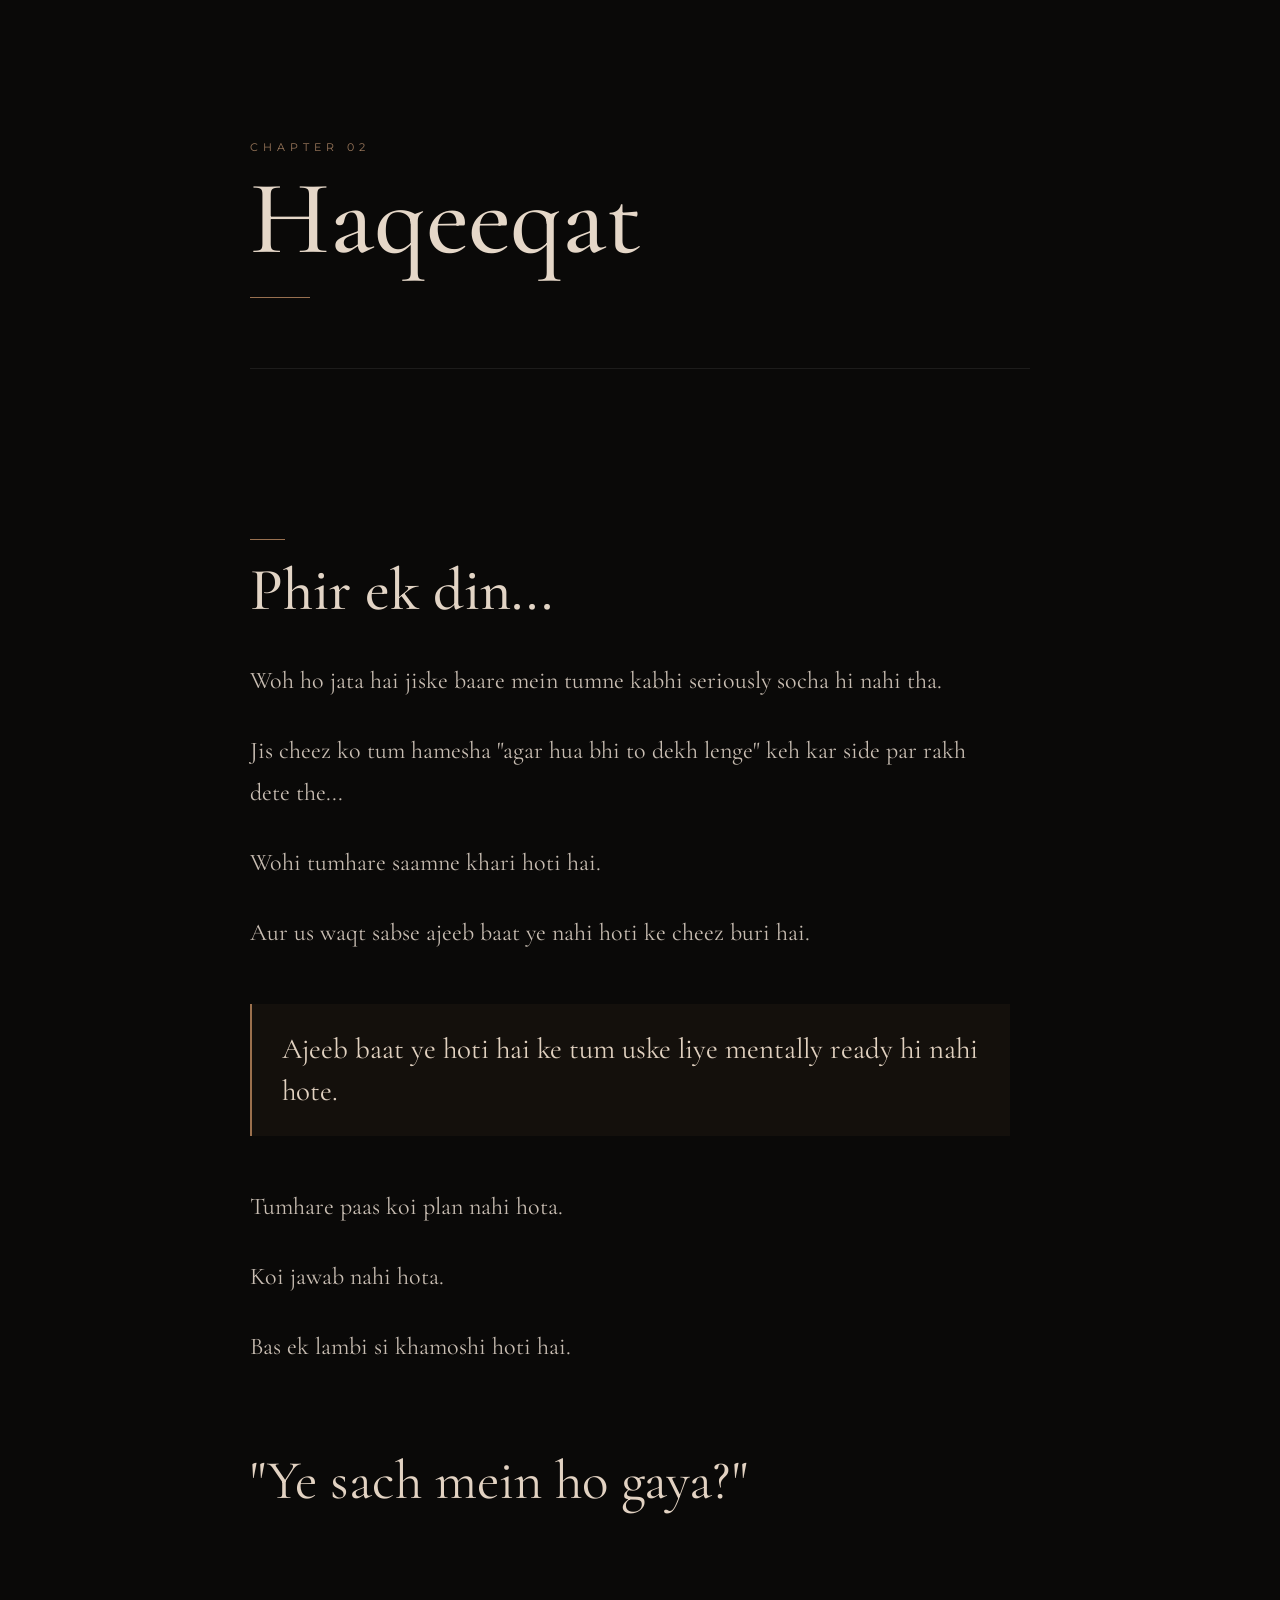
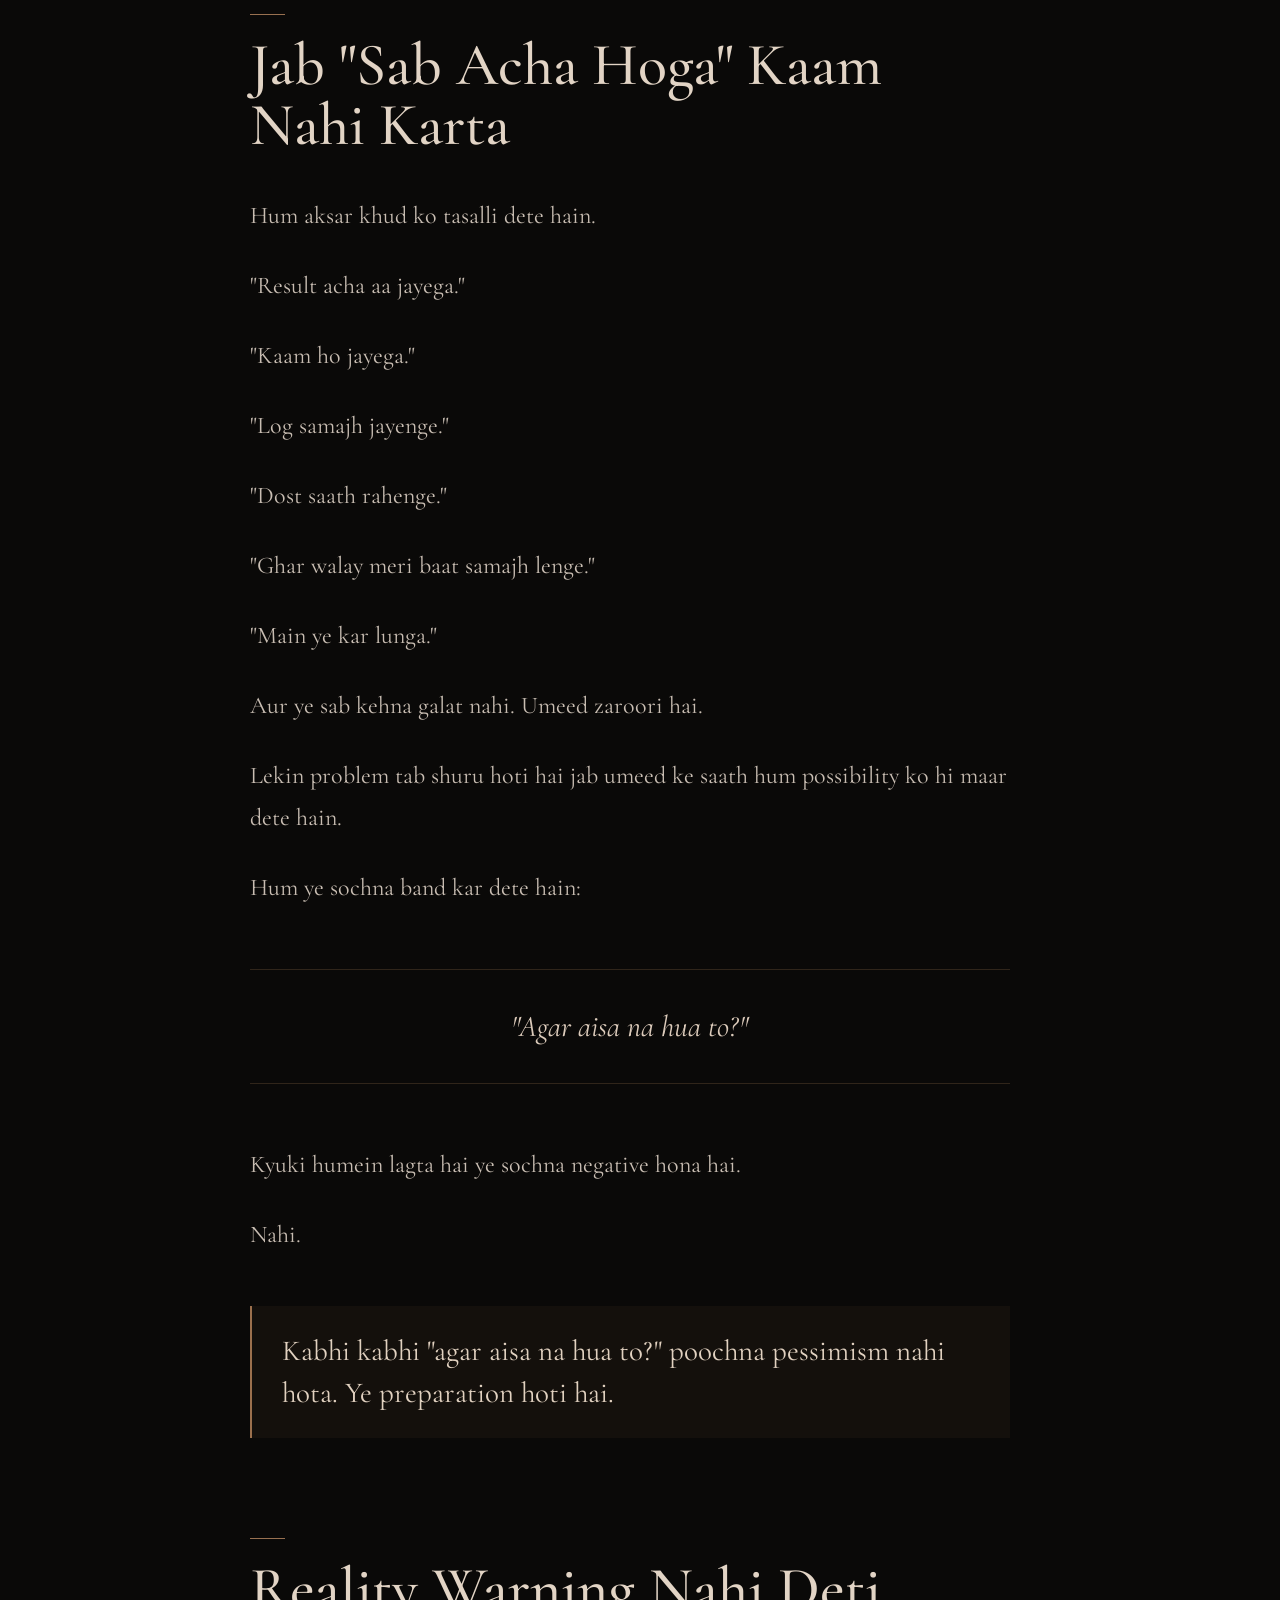
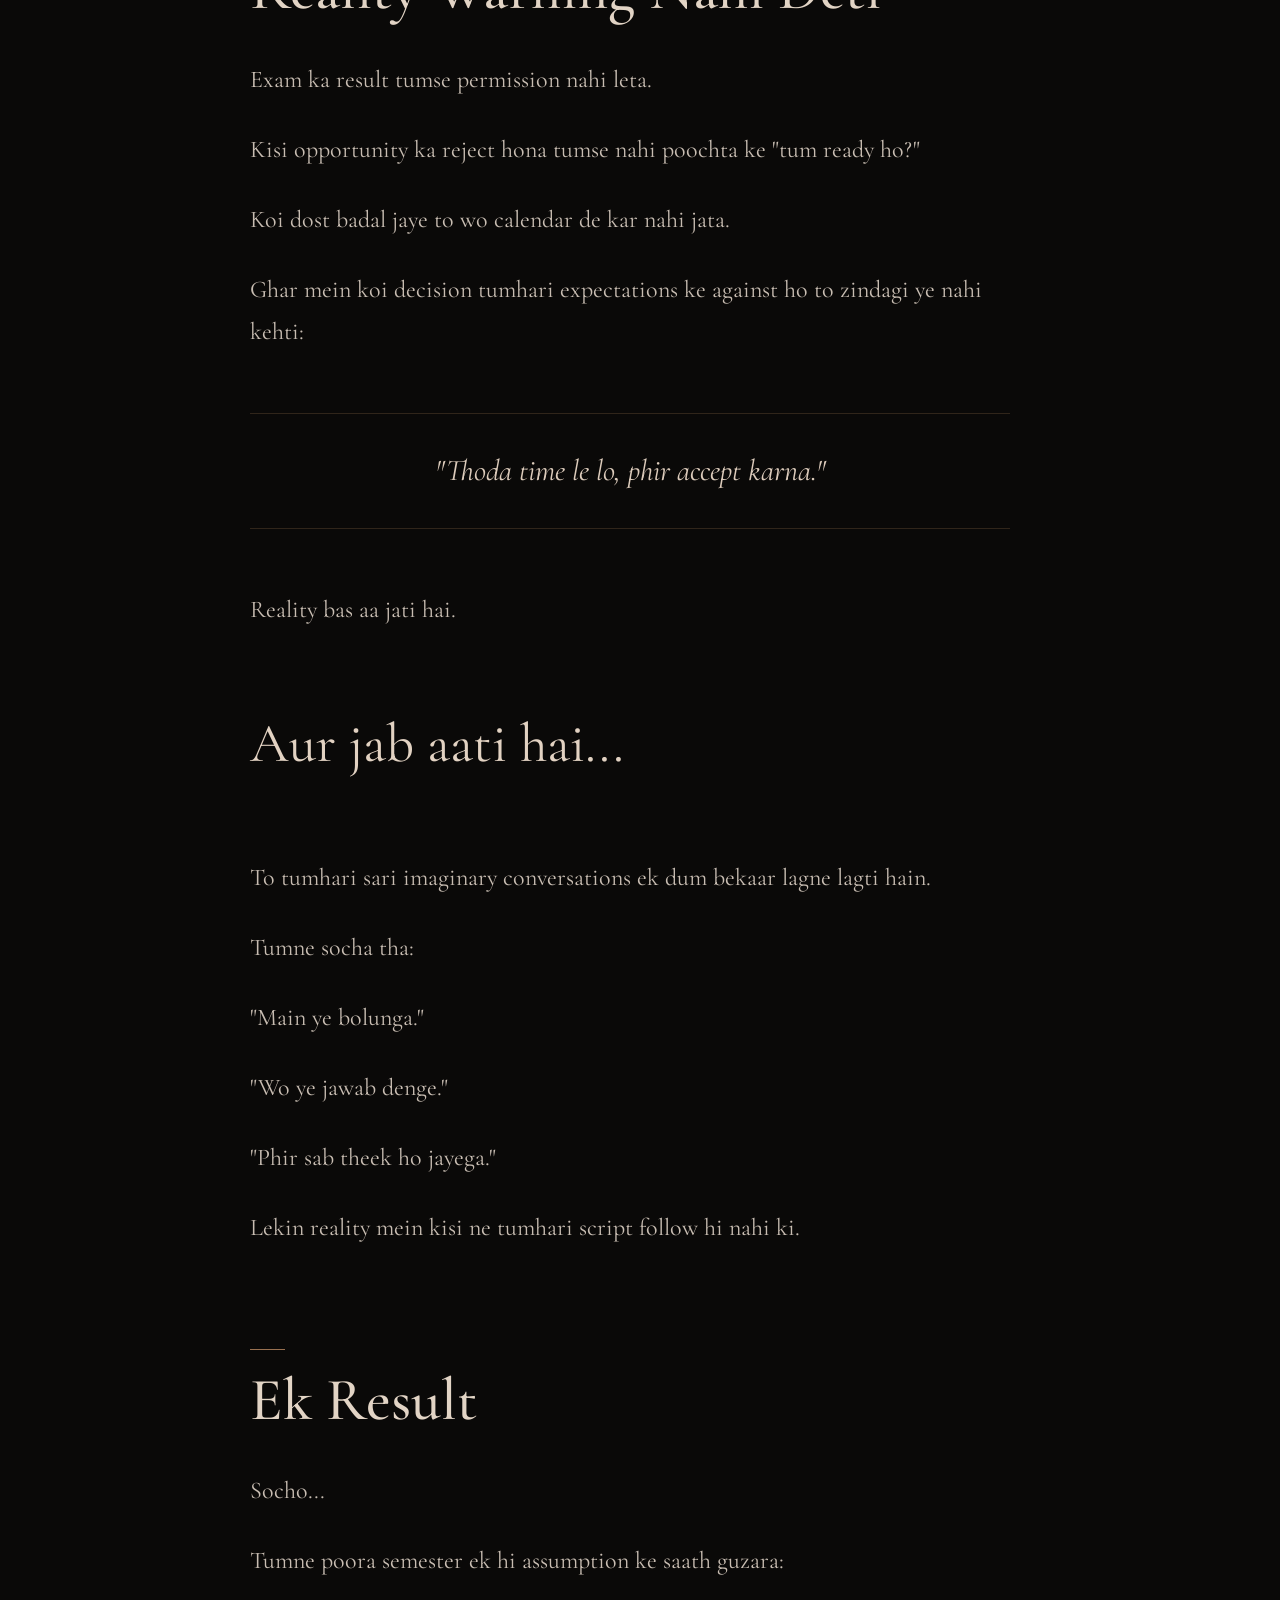
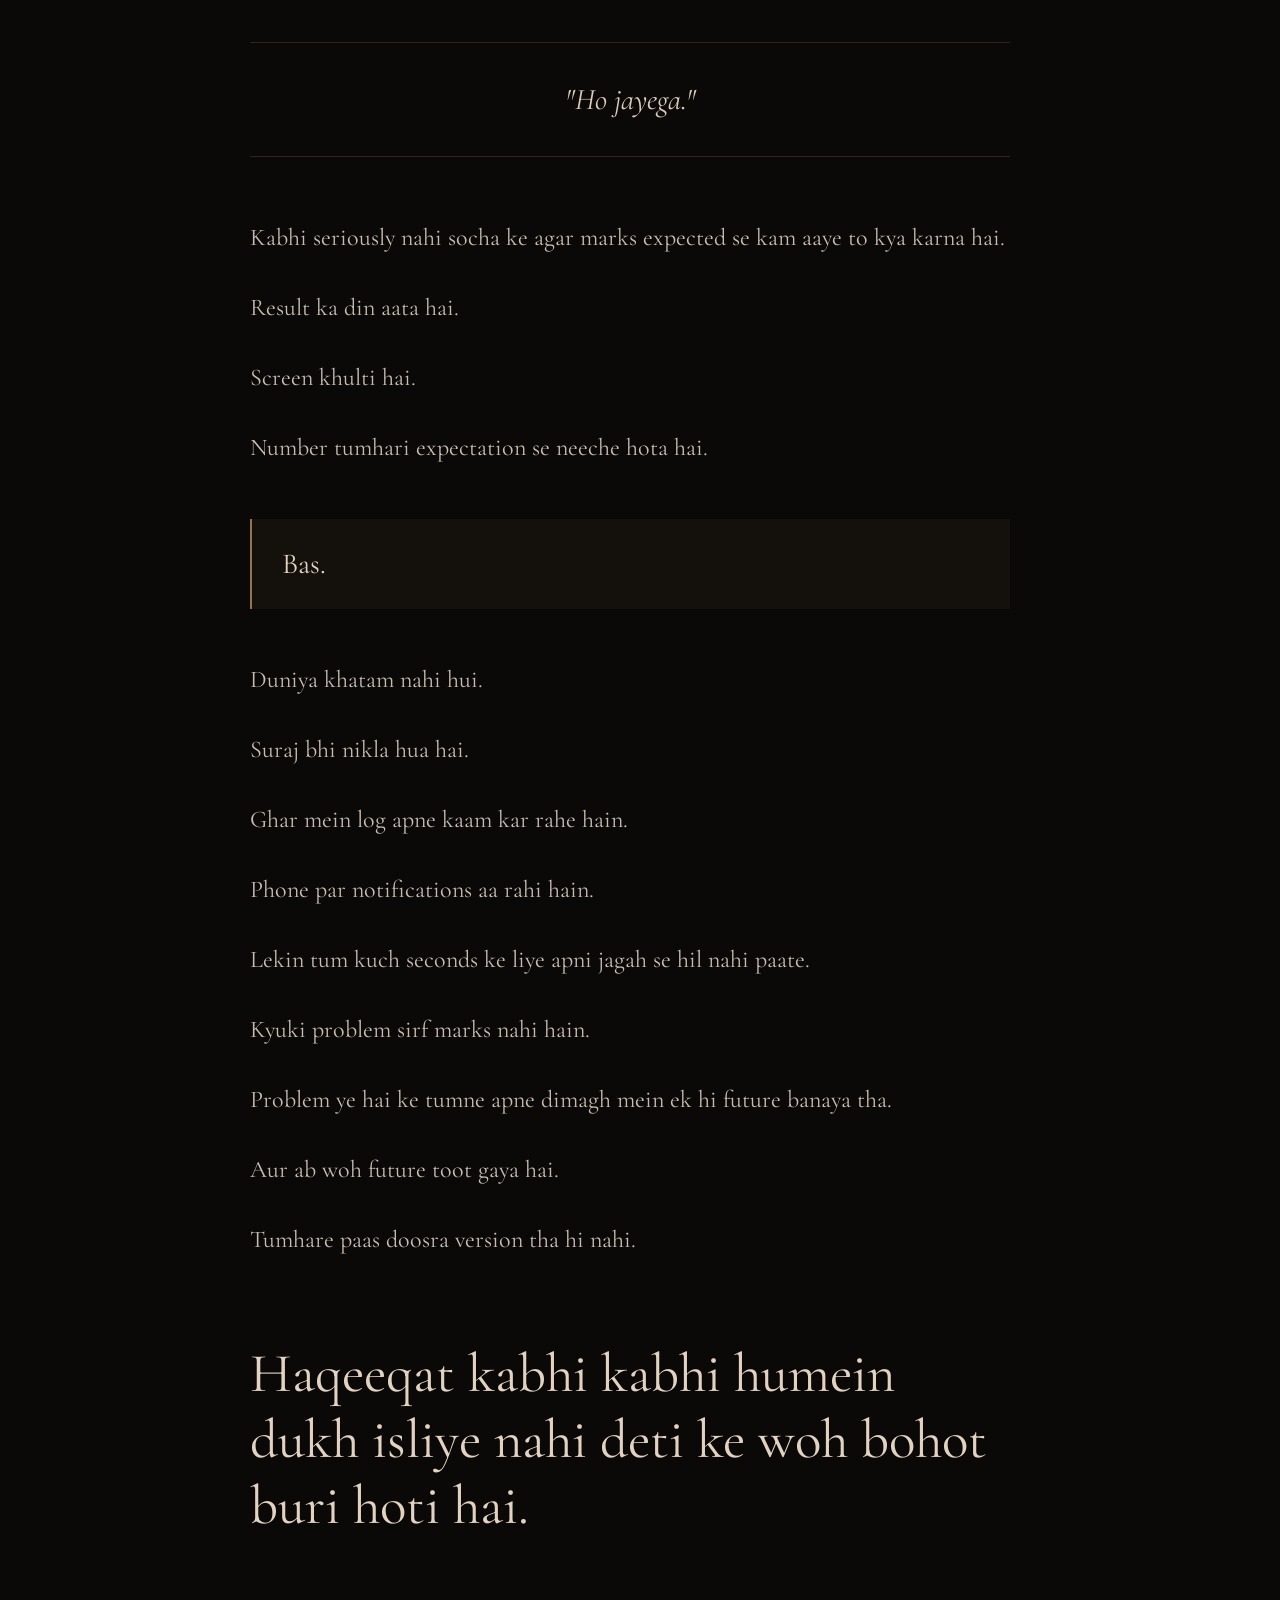
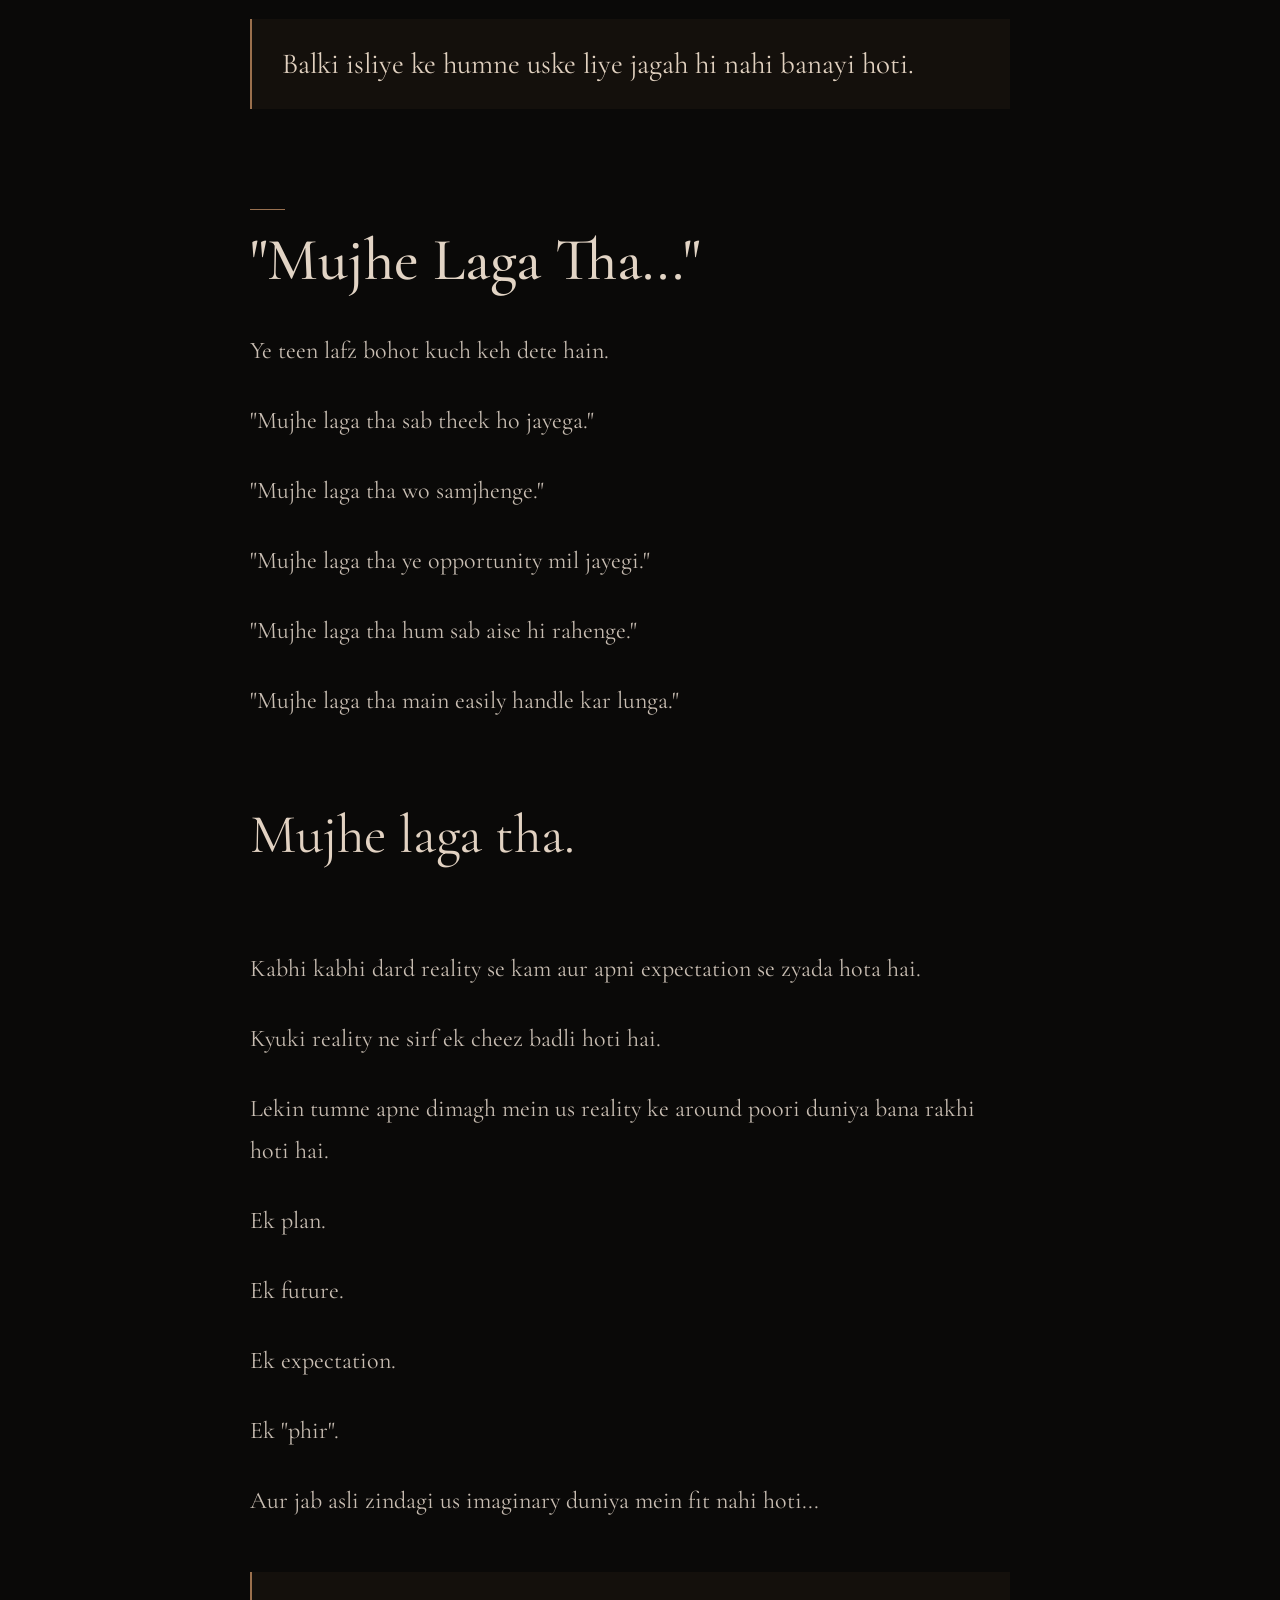
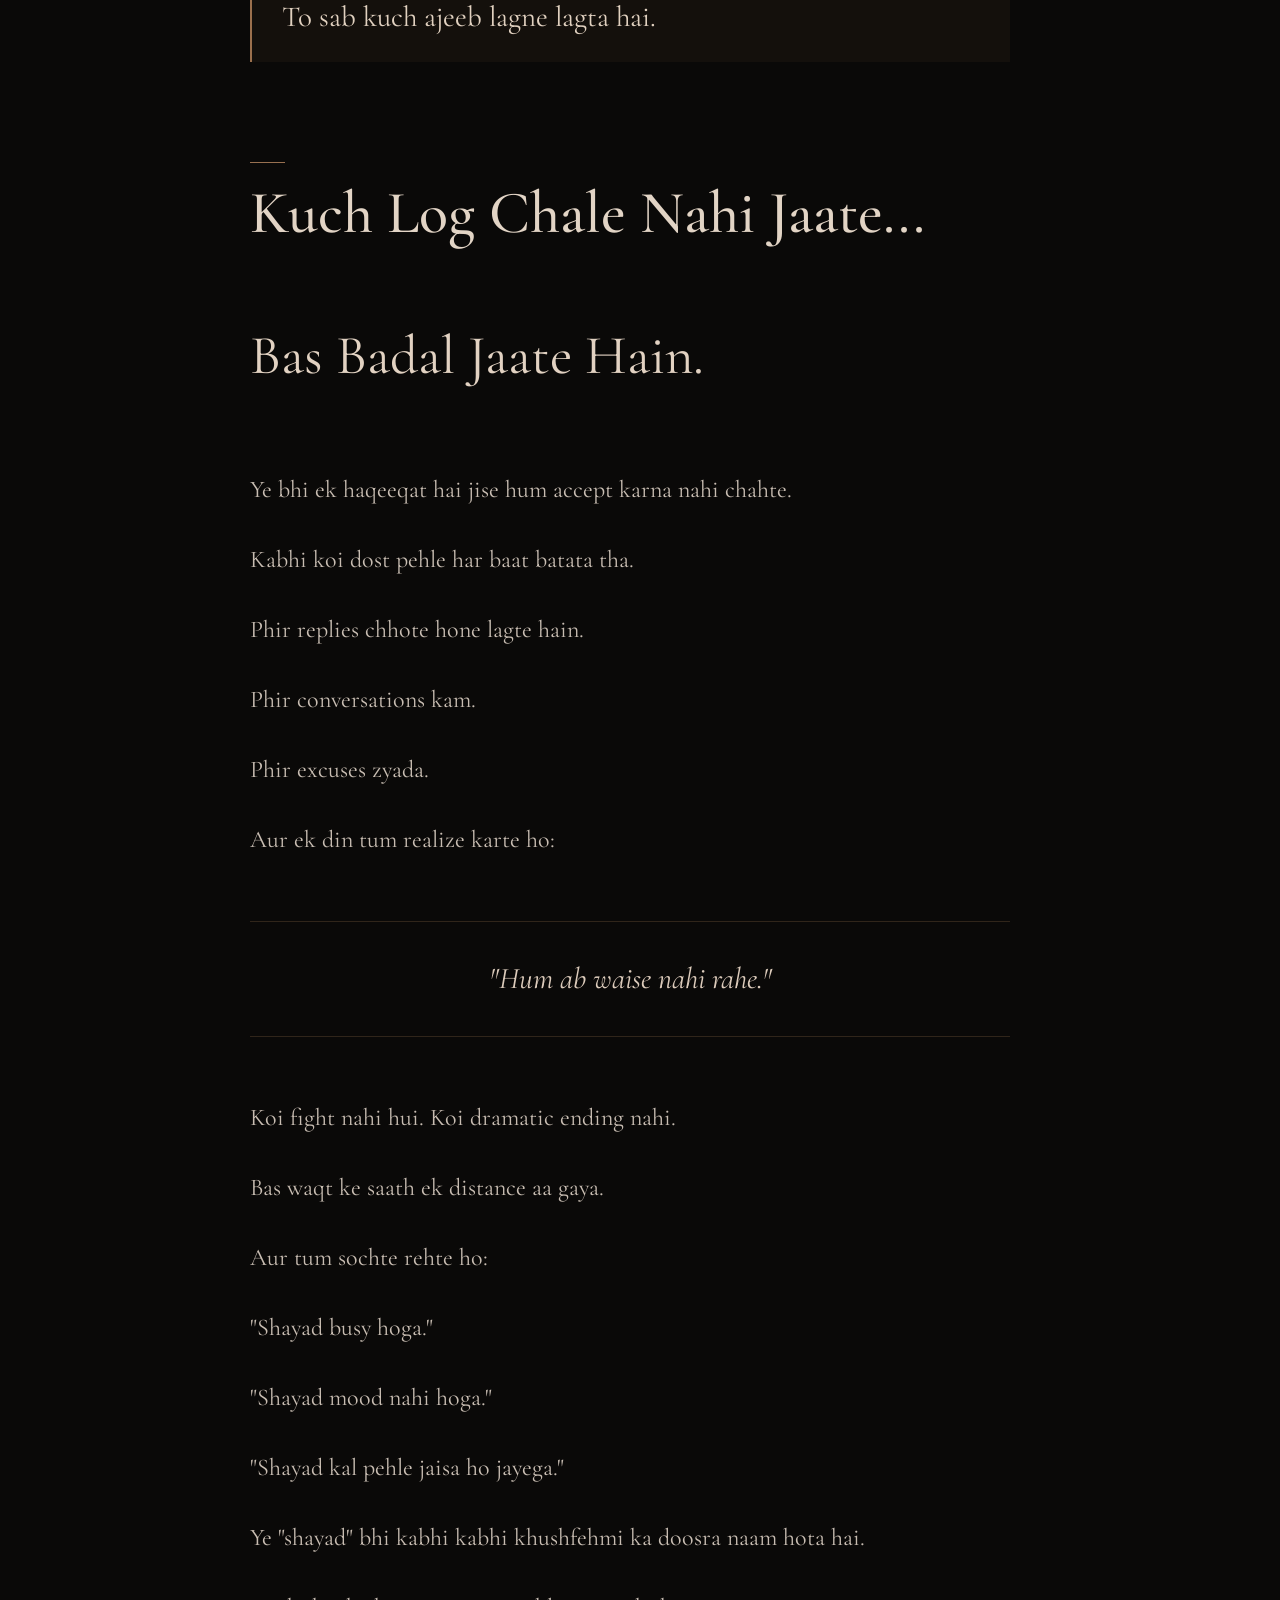
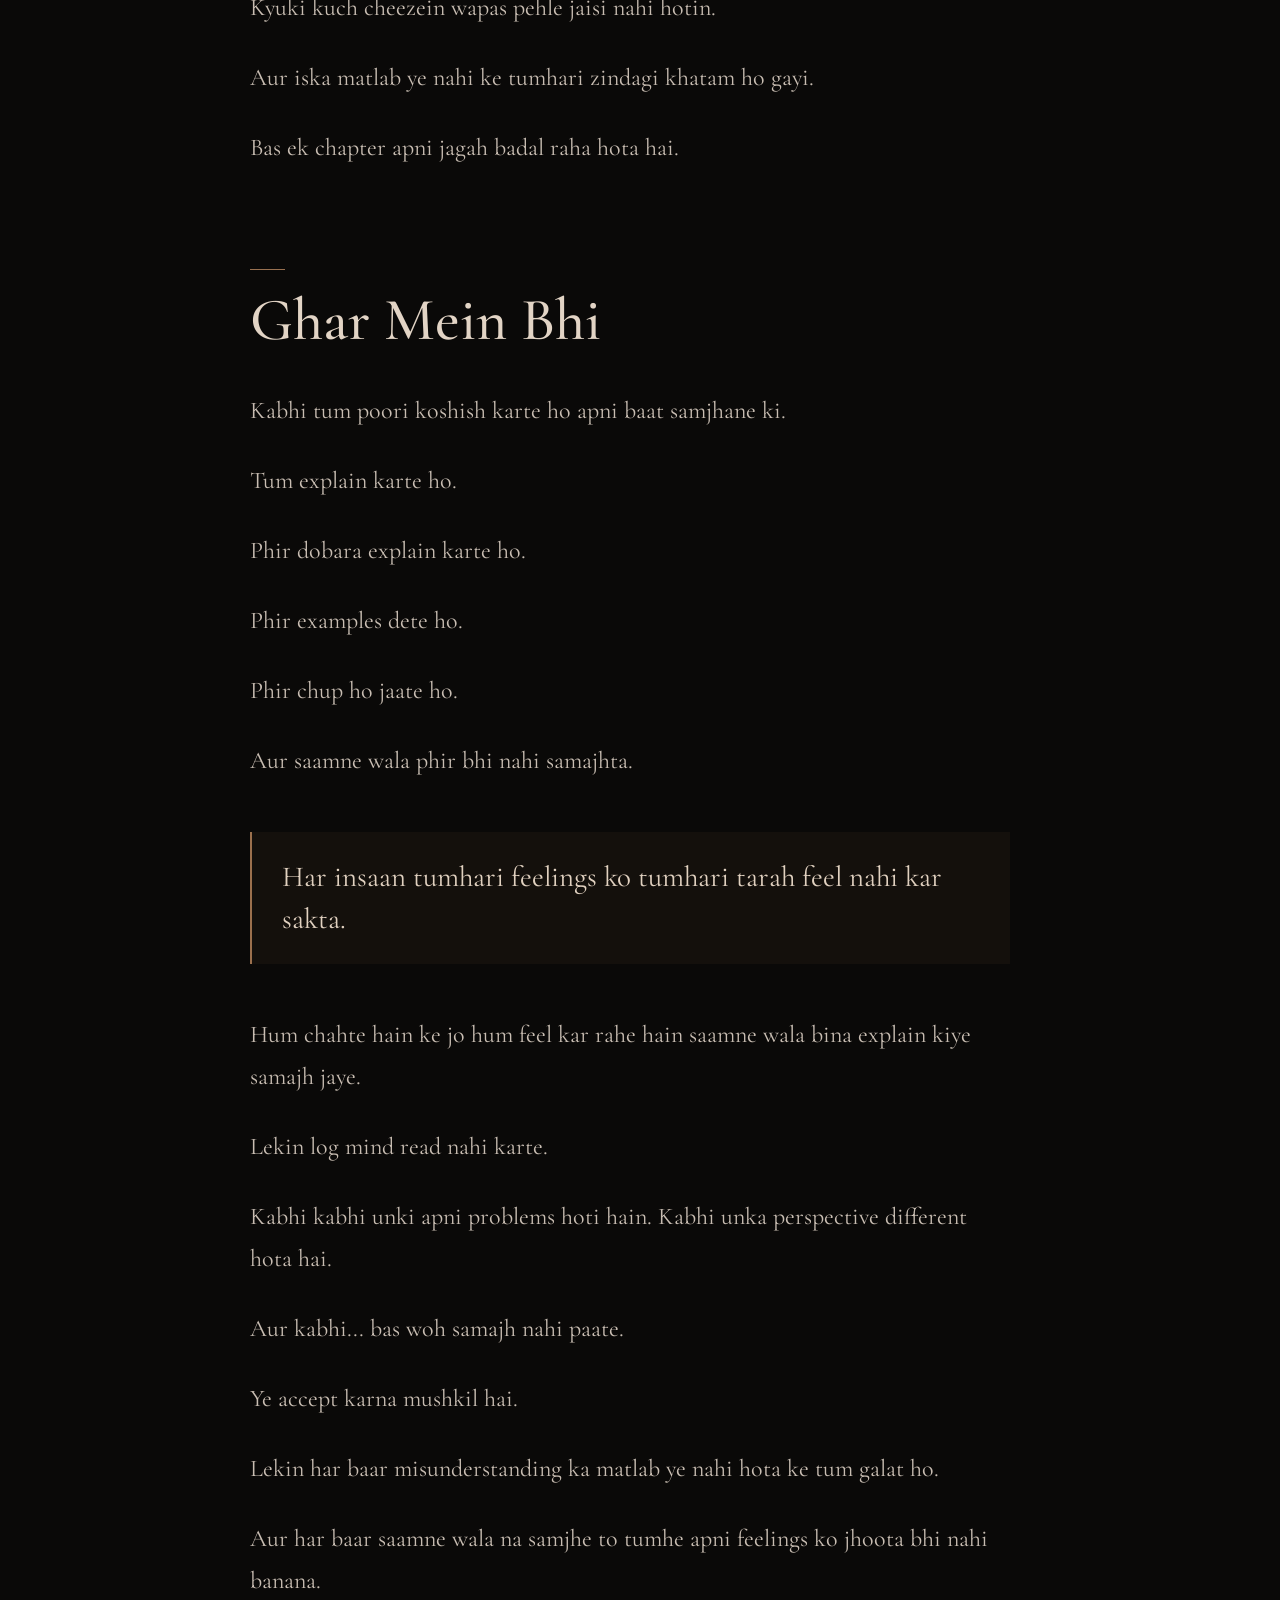
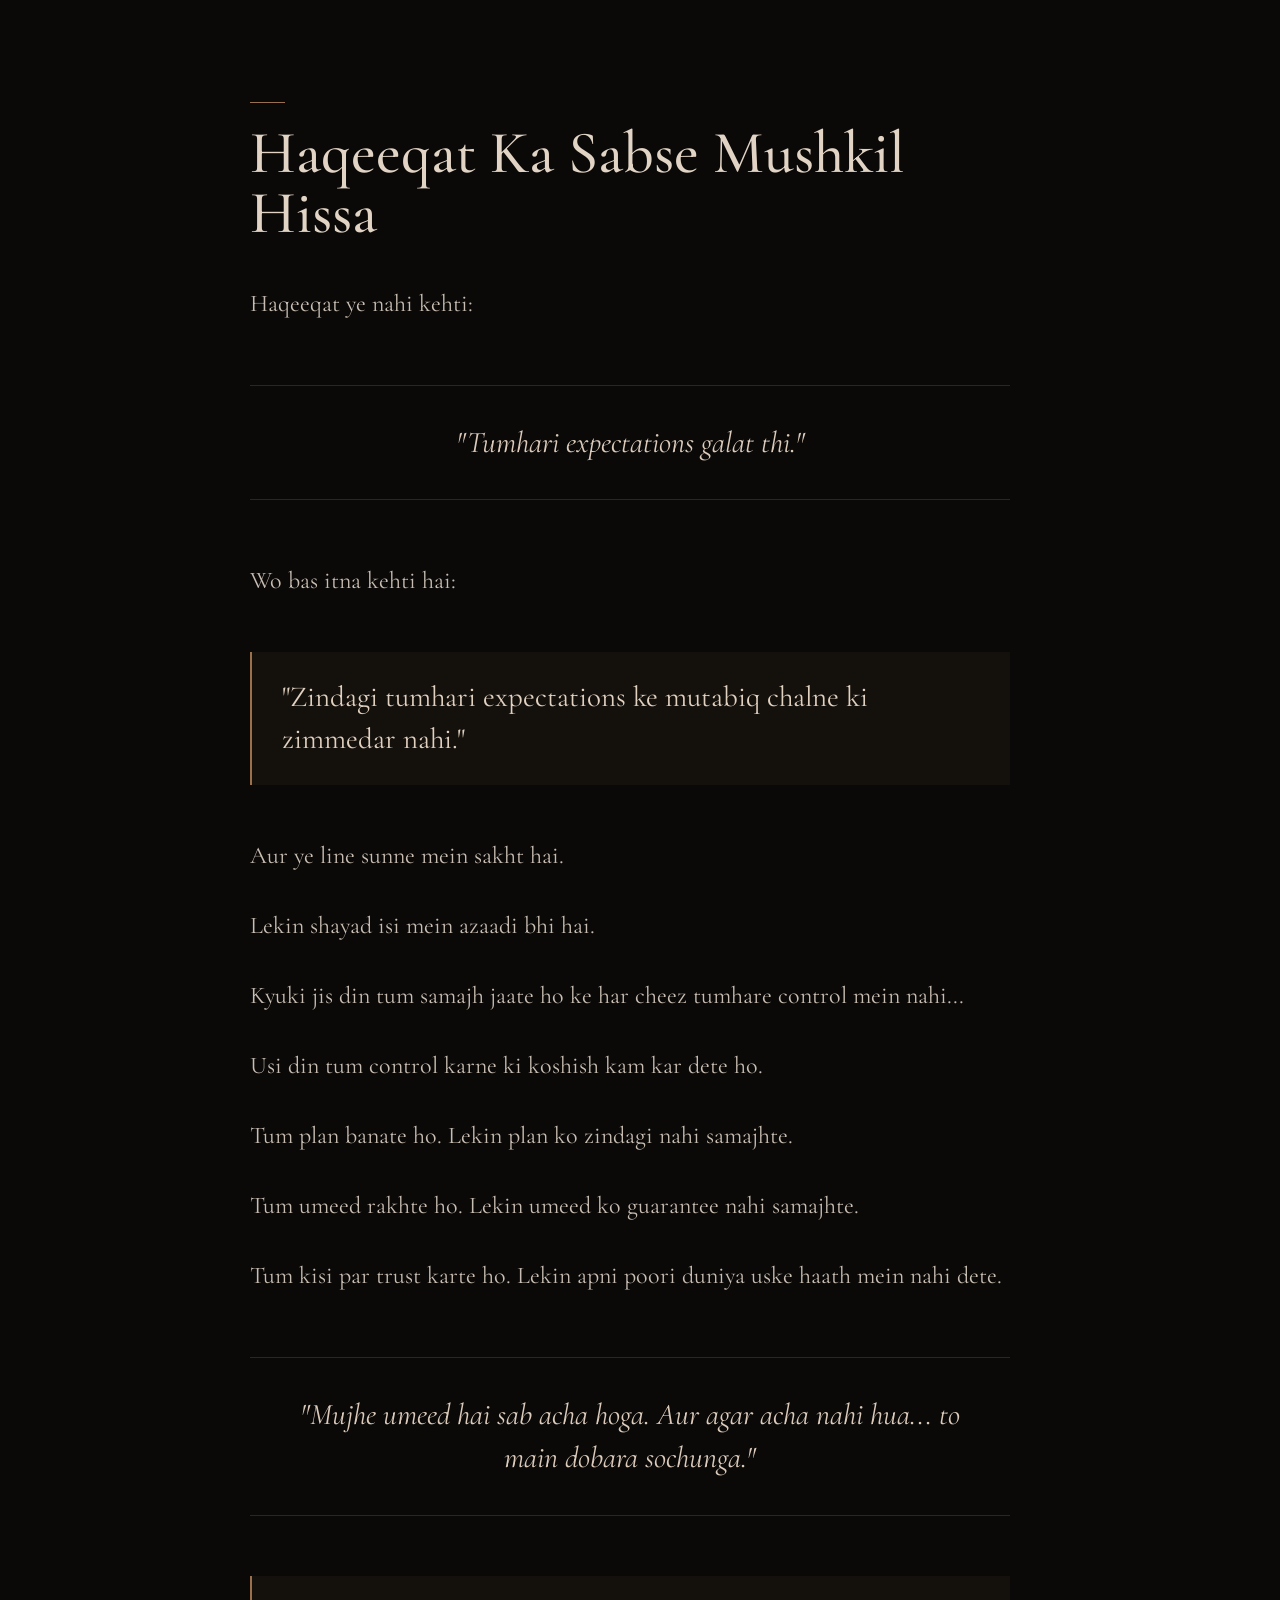
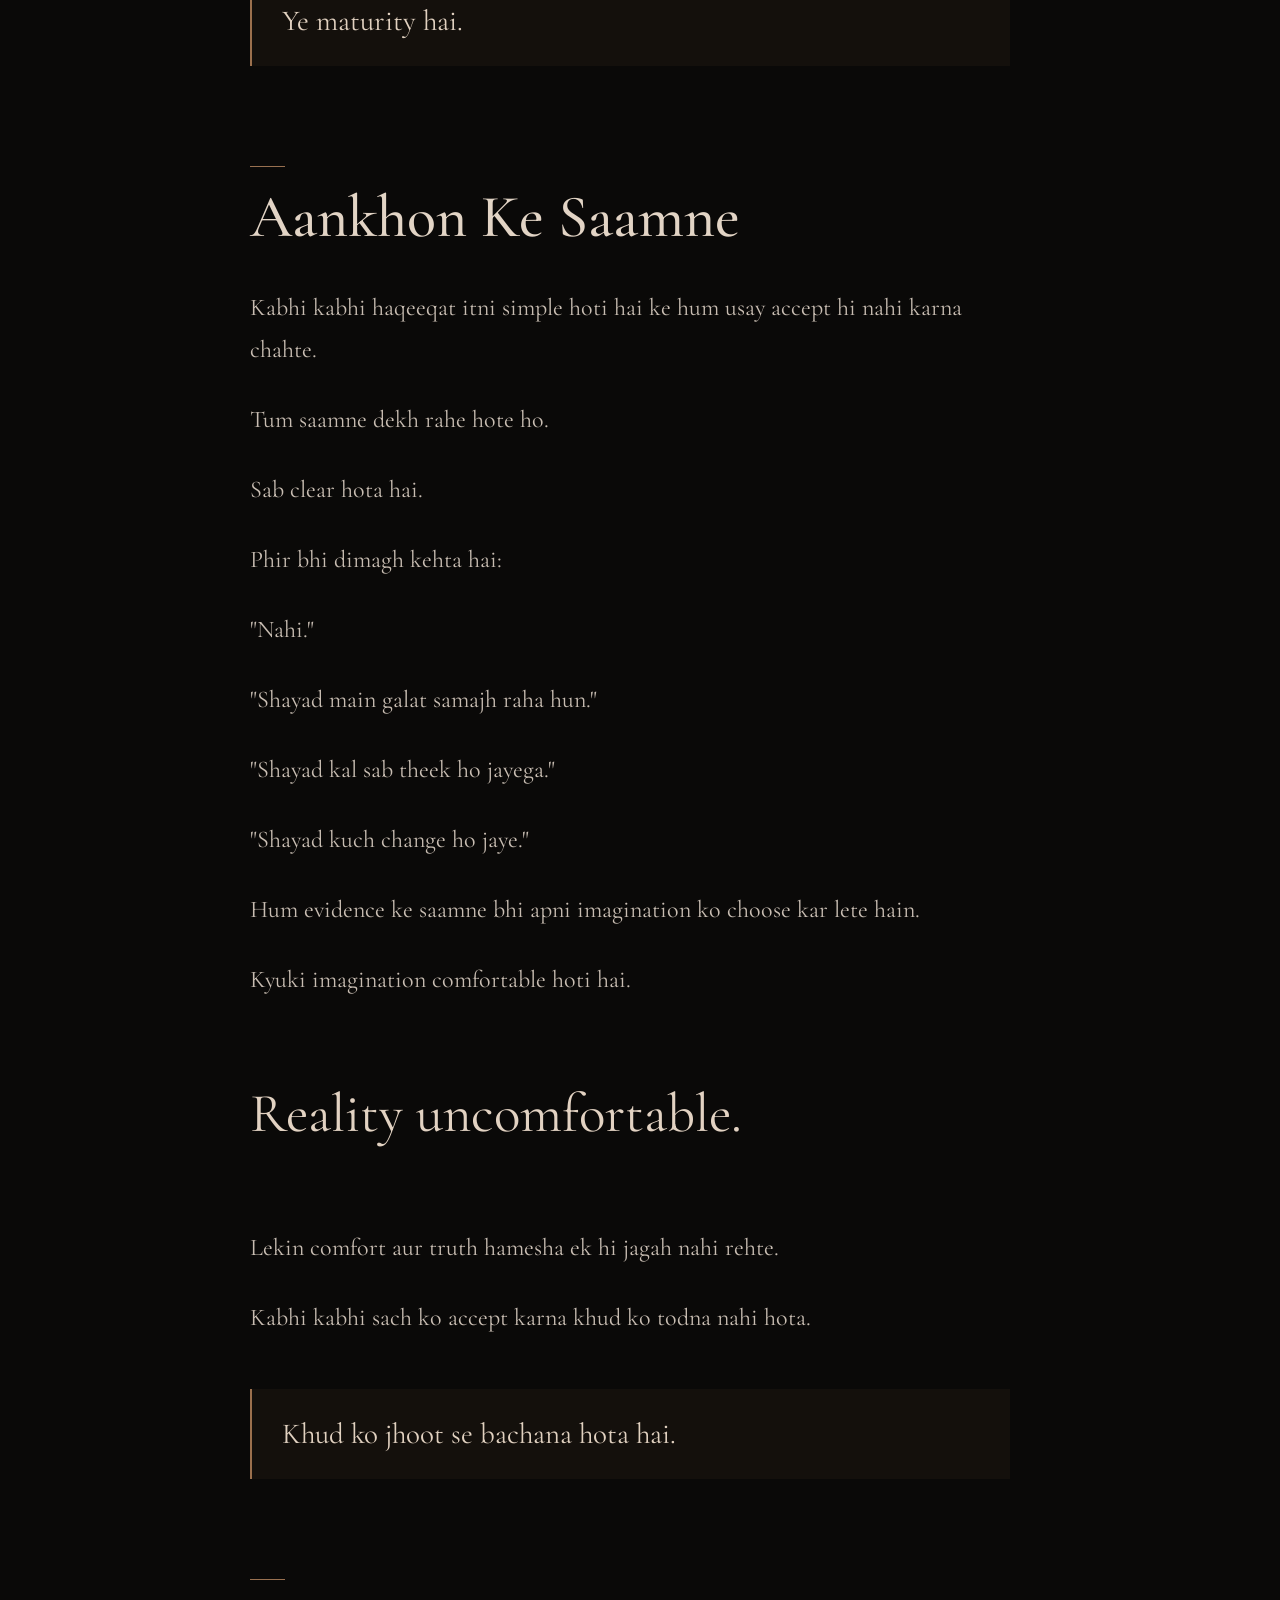
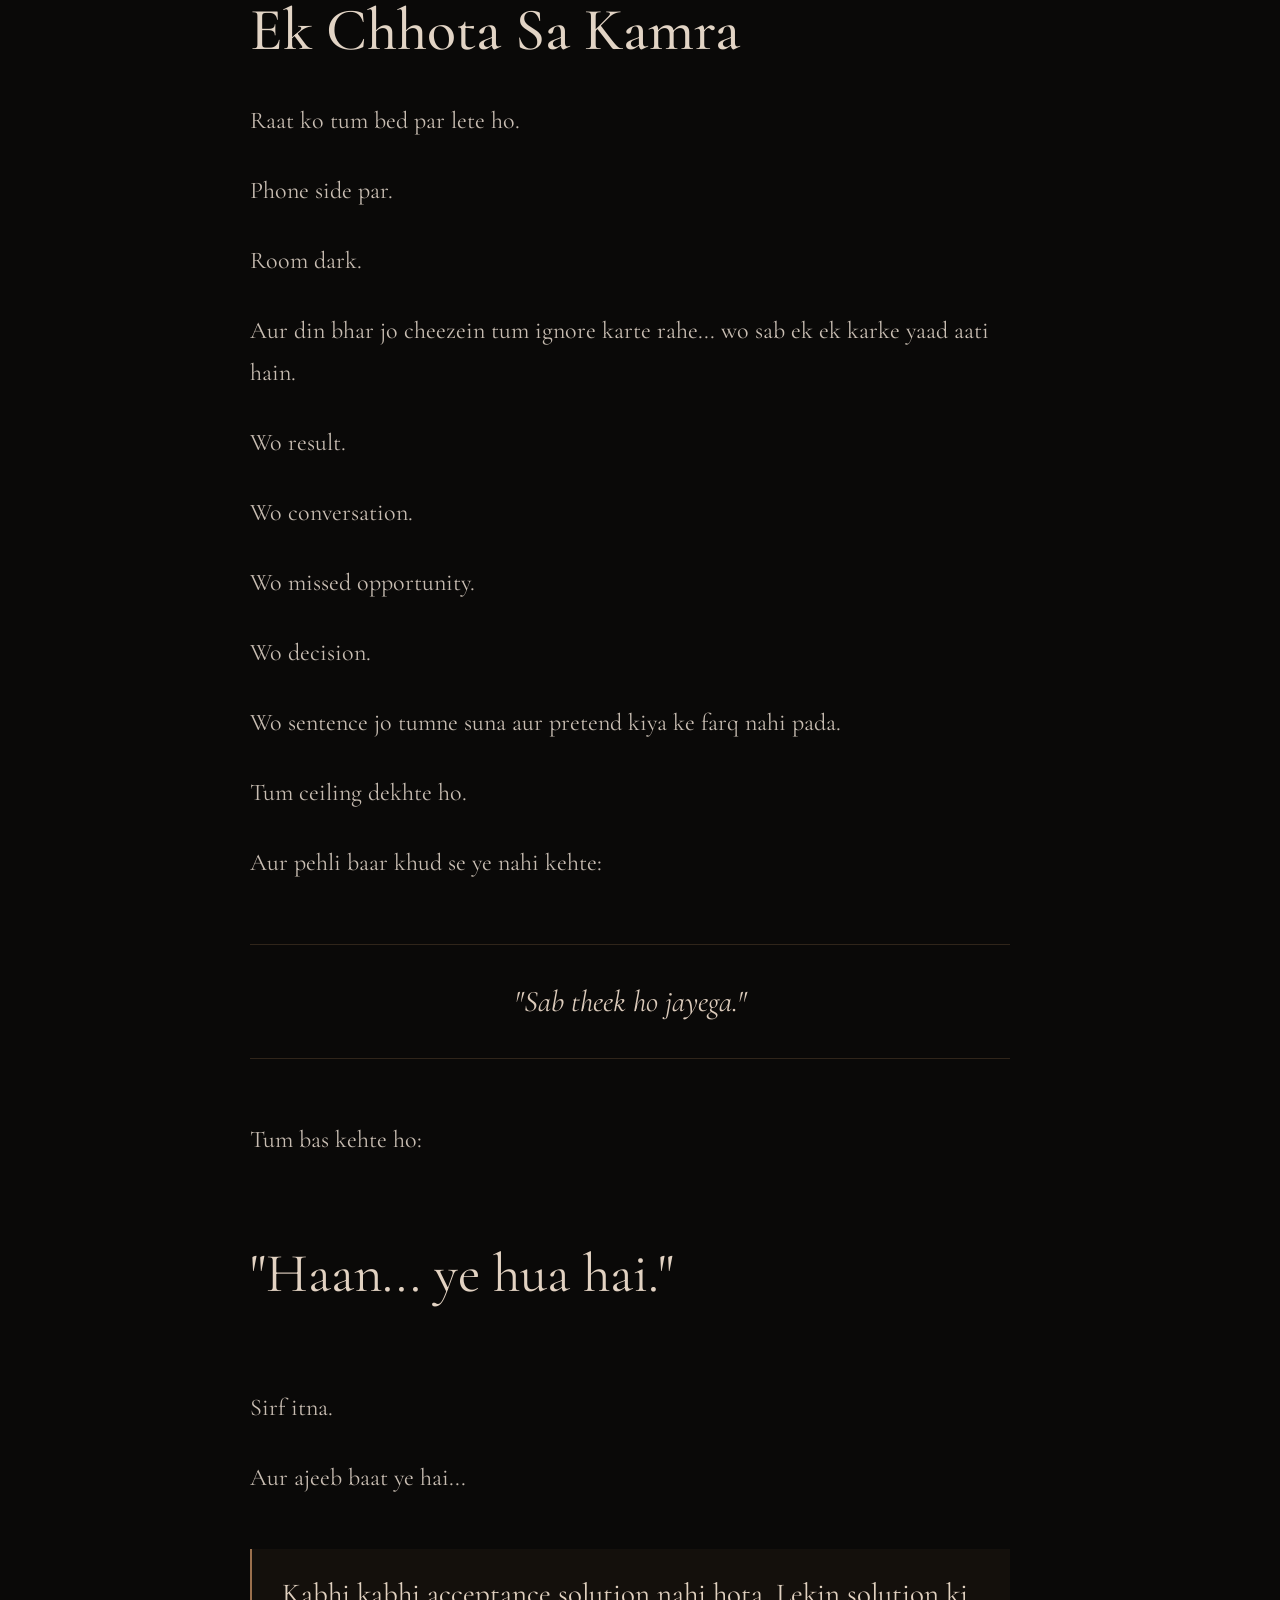
<file: chapters/chapter2.html>
<!DOCTYPE html>
<html lang="en">

<head>
    <meta charset="UTF-8">
    <meta name="viewport" content="width=device-width, initial-scale=1.0">

    <title>Haqeeqat — Haqeeqat Ke Pehle</title>

    <link rel="stylesheet" href="../style.css">
</head>

<body>

    <main class="reading-page">

        <!-- CHAPTER HEADING -->
        <div class="chapter-heading">
            <p>CHAPTER 02</p>
            <h1>Haqeeqat</h1>
            <div class="chapter-line"></div>
        </div>


        <!-- CHAPTER CONTENT -->
        <article class="chapter-text">

            <h2>Phir ek din...</h2>

            <p>
                Woh ho jata hai jiske baare mein tumne kabhi seriously socha hi nahi tha.
            </p>

            <p>
                Jis cheez ko tum hamesha
                "agar hua bhi to dekh lenge"
                keh kar side par rakh dete the...
            </p>

            <p>
                Wohi tumhare saamne khari hoti hai.
            </p>

            <p>
                Aur us waqt sabse ajeeb baat ye nahi hoti
                ke cheez buri hai.
            </p>

            <p class="highlight">
                Ajeeb baat ye hoti hai ke tum uske liye mentally ready hi nahi hote.
            </p>

            <p>
                Tumhare paas koi plan nahi hota.
            </p>

            <p>
                Koi jawab nahi hota.
            </p>

            <p>
                Bas ek lambi si khamoshi hoti hai.
            </p>

            <p class="big-line">
                "Ye sach mein ho gaya?"
            </p>


            <h2>Jab "Sab Acha Hoga" Kaam Nahi Karta</h2>

            <p>
                Hum aksar khud ko tasalli dete hain.
            </p>

            <p>
                "Result acha aa jayega."
            </p>

            <p>
                "Kaam ho jayega."
            </p>

            <p>
                "Log samajh jayenge."
            </p>

            <p>
                "Dost saath rahenge."
            </p>

            <p>
                "Ghar walay meri baat samajh lenge."
            </p>

            <p>
                "Main ye kar lunga."
            </p>

            <p>
                Aur ye sab kehna galat nahi.
                Umeed zaroori hai.
            </p>

            <p>
                Lekin problem tab shuru hoti hai
                jab umeed ke saath hum possibility ko hi maar dete hain.
            </p>

            <p>
                Hum ye sochna band kar dete hain:
            </p>

            <p class="quote-box">
                "Agar aisa na hua to?"
            </p>

            <p>
                Kyuki humein lagta hai
                ye sochna negative hona hai.
            </p>

            <p>
                Nahi.
            </p>

            <p class="highlight">
                Kabhi kabhi "agar aisa na hua to?" poochna pessimism nahi hota.
                Ye preparation hoti hai.
            </p>


            <h2>Reality Warning Nahi Deti</h2>

            <p>
                Exam ka result tumse permission nahi leta.
            </p>

            <p>
                Kisi opportunity ka reject hona
                tumse nahi poochta ke
                "tum ready ho?"
            </p>

            <p>
                Koi dost badal jaye
                to wo calendar de kar nahi jata.
            </p>

            <p>
                Ghar mein koi decision tumhari expectations ke against ho
                to zindagi ye nahi kehti:
            </p>

            <p class="quote-box">
                "Thoda time le lo, phir accept karna."
            </p>

            <p>
                Reality bas aa jati hai.
            </p>

            <p class="big-line">
                Aur jab aati hai...
            </p>

            <p>
                To tumhari sari imaginary conversations
                ek dum bekaar lagne lagti hain.
            </p>

            <p>
                Tumne socha tha:
            </p>

            <p>
                "Main ye bolunga."
            </p>

            <p>
                "Wo ye jawab denge."
            </p>

            <p>
                "Phir sab theek ho jayega."
            </p>

            <p>
                Lekin reality mein
                kisi ne tumhari script follow hi nahi ki.
            </p>


            <h2>Ek Result</h2>

            <p>
                Socho...
            </p>

            <p>
                Tumne poora semester ek hi assumption ke saath guzara:
            </p>

            <p class="quote-box">
                "Ho jayega."
            </p>

            <p>
                Kabhi seriously nahi socha
                ke agar marks expected se kam aaye
                to kya karna hai.
            </p>

            <p>
                Result ka din aata hai.
            </p>

            <p>
                Screen khulti hai.
            </p>

            <p>
                Number tumhari expectation se neeche hota hai.
            </p>

            <p class="highlight">
                Bas.
            </p>

            <p>
                Duniya khatam nahi hui.
            </p>

            <p>
                Suraj bhi nikla hua hai.
            </p>

            <p>
                Ghar mein log apne kaam kar rahe hain.
            </p>

            <p>
                Phone par notifications aa rahi hain.
            </p>

            <p>
                Lekin tum kuch seconds ke liye
                apni jagah se hil nahi paate.
            </p>

            <p>
                Kyuki problem sirf marks nahi hain.
            </p>

            <p>
                Problem ye hai
                ke tumne apne dimagh mein ek hi future banaya tha.
            </p>

            <p>
                Aur ab woh future toot gaya hai.
            </p>

            <p>
                Tumhare paas doosra version tha hi nahi.
            </p>

            <p class="big-line">
                Haqeeqat kabhi kabhi humein dukh isliye nahi deti
                ke woh bohot buri hoti hai.
            </p>

            <p class="highlight">
                Balki isliye ke humne uske liye jagah hi nahi banayi hoti.
            </p>


            <h2>"Mujhe Laga Tha..."</h2>

            <p>
                Ye teen lafz bohot kuch keh dete hain.
            </p>

            <p>
                "Mujhe laga tha sab theek ho jayega."
            </p>

            <p>
                "Mujhe laga tha wo samjhenge."
            </p>

            <p>
                "Mujhe laga tha ye opportunity mil jayegi."
            </p>

            <p>
                "Mujhe laga tha hum sab aise hi rahenge."
            </p>

            <p>
                "Mujhe laga tha main easily handle kar lunga."
            </p>

            <p class="big-line">
                Mujhe laga tha.
            </p>

            <p>
                Kabhi kabhi dard reality se kam
                aur apni expectation se zyada hota hai.
            </p>

            <p>
                Kyuki reality ne sirf ek cheez badli hoti hai.
            </p>

            <p>
                Lekin tumne apne dimagh mein
                us reality ke around poori duniya bana rakhi hoti hai.
            </p>

            <p>
                Ek plan.
            </p>

            <p>
                Ek future.
            </p>

            <p>
                Ek expectation.
            </p>

            <p>
                Ek "phir".
            </p>

            <p>
                Aur jab asli zindagi us imaginary duniya mein fit nahi hoti...
            </p>

            <p class="highlight">
                To sab kuch ajeeb lagne lagta hai.
            </p>


            <h2>Kuch Log Chale Nahi Jaate...</h2>

            <p class="big-line">
                Bas Badal Jaate Hain.
            </p>

            <p>
                Ye bhi ek haqeeqat hai
                jise hum accept karna nahi chahte.
            </p>

            <p>
                Kabhi koi dost pehle har baat batata tha.
            </p>

            <p>
                Phir replies chhote hone lagte hain.
            </p>

            <p>
                Phir conversations kam.
            </p>

            <p>
                Phir excuses zyada.
            </p>

            <p>
                Aur ek din tum realize karte ho:
            </p>

            <p class="quote-box">
                "Hum ab waise nahi rahe."
            </p>

            <p>
                Koi fight nahi hui.
                Koi dramatic ending nahi.
            </p>

            <p>
                Bas waqt ke saath
                ek distance aa gaya.
            </p>

            <p>
                Aur tum sochte rehte ho:
            </p>

            <p>
                "Shayad busy hoga."
            </p>

            <p>
                "Shayad mood nahi hoga."
            </p>

            <p>
                "Shayad kal pehle jaisa ho jayega."
            </p>

            <p>
                Ye "shayad" bhi kabhi kabhi
                khushfehmi ka doosra naam hota hai.
            </p>

            <p>
                Kyuki kuch cheezein wapas pehle jaisi nahi hotin.
            </p>

            <p>
                Aur iska matlab ye nahi
                ke tumhari zindagi khatam ho gayi.
            </p>

            <p>
                Bas ek chapter apni jagah badal raha hota hai.
            </p>


            <h2>Ghar Mein Bhi</h2>

            <p>
                Kabhi tum poori koshish karte ho
                apni baat samjhane ki.
            </p>

            <p>
                Tum explain karte ho.
            </p>

            <p>
                Phir dobara explain karte ho.
            </p>

            <p>
                Phir examples dete ho.
            </p>

            <p>
                Phir chup ho jaate ho.
            </p>

            <p>
                Aur saamne wala phir bhi nahi samajhta.
            </p>

            <p class="highlight">
                Har insaan tumhari feelings ko tumhari tarah feel nahi kar sakta.
            </p>

            <p>
                Hum chahte hain
                ke jo hum feel kar rahe hain
                saamne wala bina explain kiye samajh jaye.
            </p>

            <p>
                Lekin log mind read nahi karte.
            </p>

            <p>
                Kabhi kabhi unki apni problems hoti hain.
                Kabhi unka perspective different hota hai.
            </p>

            <p>
                Aur kabhi...
                bas woh samajh nahi paate.
            </p>

            <p>
                Ye accept karna mushkil hai.
            </p>

            <p>
                Lekin har baar misunderstanding ka matlab
                ye nahi hota ke tum galat ho.
            </p>

            <p>
                Aur har baar saamne wala na samjhe
                to tumhe apni feelings ko jhoota bhi nahi banana.
            </p>


            <h2>Haqeeqat Ka Sabse Mushkil Hissa</h2>

            <p>
                Haqeeqat ye nahi kehti:
            </p>

            <p class="quote-box">
                "Tumhari expectations galat thi."
            </p>

            <p>
                Wo bas itna kehti hai:
            </p>

            <p class="highlight">
                "Zindagi tumhari expectations ke mutabiq chalne ki zimmedar nahi."
            </p>

            <p>
                Aur ye line sunne mein sakht hai.
            </p>

            <p>
                Lekin shayad isi mein azaadi bhi hai.
            </p>

            <p>
                Kyuki jis din tum samajh jaate ho
                ke har cheez tumhare control mein nahi...
            </p>

            <p>
                Usi din tum control karne ki koshish kam kar dete ho.
            </p>

            <p>
                Tum plan banate ho.
                Lekin plan ko zindagi nahi samajhte.
            </p>

            <p>
                Tum umeed rakhte ho.
                Lekin umeed ko guarantee nahi samajhte.
            </p>

            <p>
                Tum kisi par trust karte ho.
                Lekin apni poori duniya uske haath mein nahi dete.
            </p>

            <p class="quote-box">
                "Mujhe umeed hai sab acha hoga.
                Aur agar acha nahi hua...
                to main dobara sochunga."
            </p>

            <p class="highlight">
                Ye maturity hai.
            </p>


            <h2>Aankhon Ke Saamne</h2>

            <p>
                Kabhi kabhi haqeeqat itni simple hoti hai
                ke hum usay accept hi nahi karna chahte.
            </p>

            <p>
                Tum saamne dekh rahe hote ho.
            </p>

            <p>
                Sab clear hota hai.
            </p>

            <p>
                Phir bhi dimagh kehta hai:
            </p>

            <p>
                "Nahi."
            </p>

            <p>
                "Shayad main galat samajh raha hun."
            </p>

            <p>
                "Shayad kal sab theek ho jayega."
            </p>

            <p>
                "Shayad kuch change ho jaye."
            </p>

            <p>
                Hum evidence ke saamne bhi
                apni imagination ko choose kar lete hain.
            </p>

            <p>
                Kyuki imagination comfortable hoti hai.
            </p>

            <p class="big-line">
                Reality uncomfortable.
            </p>

            <p>
                Lekin comfort aur truth
                hamesha ek hi jagah nahi rehte.
            </p>

            <p>
                Kabhi kabhi
                sach ko accept karna
                khud ko todna nahi hota.
            </p>

            <p class="highlight">
                Khud ko jhoot se bachana hota hai.
            </p>


            <h2>Ek Chhota Sa Kamra</h2>

            <p>
                Raat ko tum bed par lete ho.
            </p>

            <p>
                Phone side par.
            </p>

            <p>
                Room dark.
            </p>

            <p>
                Aur din bhar jo cheezein tum ignore karte rahe...
                wo sab ek ek karke yaad aati hain.
            </p>

            <p>
                Wo result.
            </p>

            <p>
                Wo conversation.
            </p>

            <p>
                Wo missed opportunity.
            </p>

            <p>
                Wo decision.
            </p>

            <p>
                Wo sentence jo tumne suna
                aur pretend kiya ke farq nahi pada.
            </p>

            <p>
                Tum ceiling dekhte ho.
            </p>

            <p>
                Aur pehli baar
                khud se ye nahi kehte:
            </p>

            <p class="quote-box">
                "Sab theek ho jayega."
            </p>

            <p>
                Tum bas kehte ho:
            </p>

            <p class="big-line">
                "Haan... ye hua hai."
            </p>

            <p>
                Sirf itna.
            </p>

            <p>
                Aur ajeeb baat ye hai...
            </p>

            <p class="highlight">
                Kabhi kabhi acceptance solution nahi hota.
                Lekin solution ki taraf pehla sachcha qadam zaroor hota hai.
            </p>


            <h2>Haqeeqat Ko Accept Karna Haar Nahi</h2>

            <p>
                Hum acceptance ko haar samajhte hain.
            </p>

            <p>
                Humein lagta hai:
            </p>

            <p class="quote-box">
                "Agar maine maan liya ke cheez mere hisaab se nahi hui,
                to main weak ho gaya."
            </p>

            <p>
                Nahi.
            </p>

            <p>
                Acceptance ka matlab ye nahi
                ke tum agree karte ho.
            </p>

            <p>
                Acceptance ka matlab sirf itna hai:
            </p>

            <p class="highlight">
                "Jo ho chuka hai, main usay jhutla nahi raha."
            </p>

            <p>
                Tum phir bhi disagree kar sakte ho.
            </p>

            <p>
                Tum phir bhi confuse ho sakte ho.
            </p>

            <p>
                Tum phir bhi time le sakte ho.
            </p>

            <p>
                Lekin tum reality se bhaag nahi rahe.
            </p>

            <p>
                Aur jab bhaagna band hota hai...
            </p>

            <p class="big-line">
                Tab insaan pehli baar aage dekhna shuru karta hai.
            </p>


            <div class="ending">

                <h2>Shayad Yahi Sabse Badi Haqeeqat Hai</h2>

                <p>
                    Hum sab kuch control nahi kar sakte.
                </p>

                <p>
                    Hum ye control nahi kar sakte
                    ke kaun badlega.
                </p>

                <p>
                    Kaun rukega.
                </p>

                <p>
                    Kaun samjhega.
                </p>

                <p>
                    Kaun reject karega.
                </p>

                <p>
                    Kaun disappoint karega.
                </p>

                <p>
                    Kaunsa result aayega.
                </p>

                <p>
                    Kaunsi opportunity milegi.
                </p>

                <p>
                    Zindagi har baar
                    hamari planning follow nahi karegi.
                </p>

                <p class="highlight">
                    Aur ye buri baat nahi.
                    Ye bas zindagi hai.
                </p>

                <p>
                    Tumhara kaam har cheez ko apne mutabiq banana nahi.
                </p>

                <p>
                    Tumhara kaam ye seekhna hai
                    ke jab cheezein tumhare mutabiq na hon...
                    to tum kya karoge.
                </p>

                <p>
                    Aur yahin se ek naya sawaal paida hota hai.
                </p>

                <p>
                    Haqeeqat saamne aa gayi.
                </p>

                <p>
                    Jo hona tha, ho gaya.
                </p>

                <p>
                    Jo badalna tha, badal gaya.
                </p>

                <p class="final-question">
                    Ab?
                    <br>
                    <strong>Ab kya?</strong>
                </p>

                <p>
                    Shayad isi sawaal se
                    asal kahani shuru hoti hai.
                </p>

                <p class="final-line">
                    Kyuki haqeeqat ko dekh lena ek baat hai...
                    <br>
                    aur uske baad kharay rehna doosri.
                </p>

                <p class="final-word">
                    Ab Kya?
                </p>

            </div>

        </article>


        <!-- NAVIGATION -->
        <div class="chapter-navigation">

            <a href="../index.html">
                ← Contents
            </a>

            <a href="chapter3.html">
                Ab Kya? →
            </a>

        </div>

    </main>

</body>
</html>
</file>
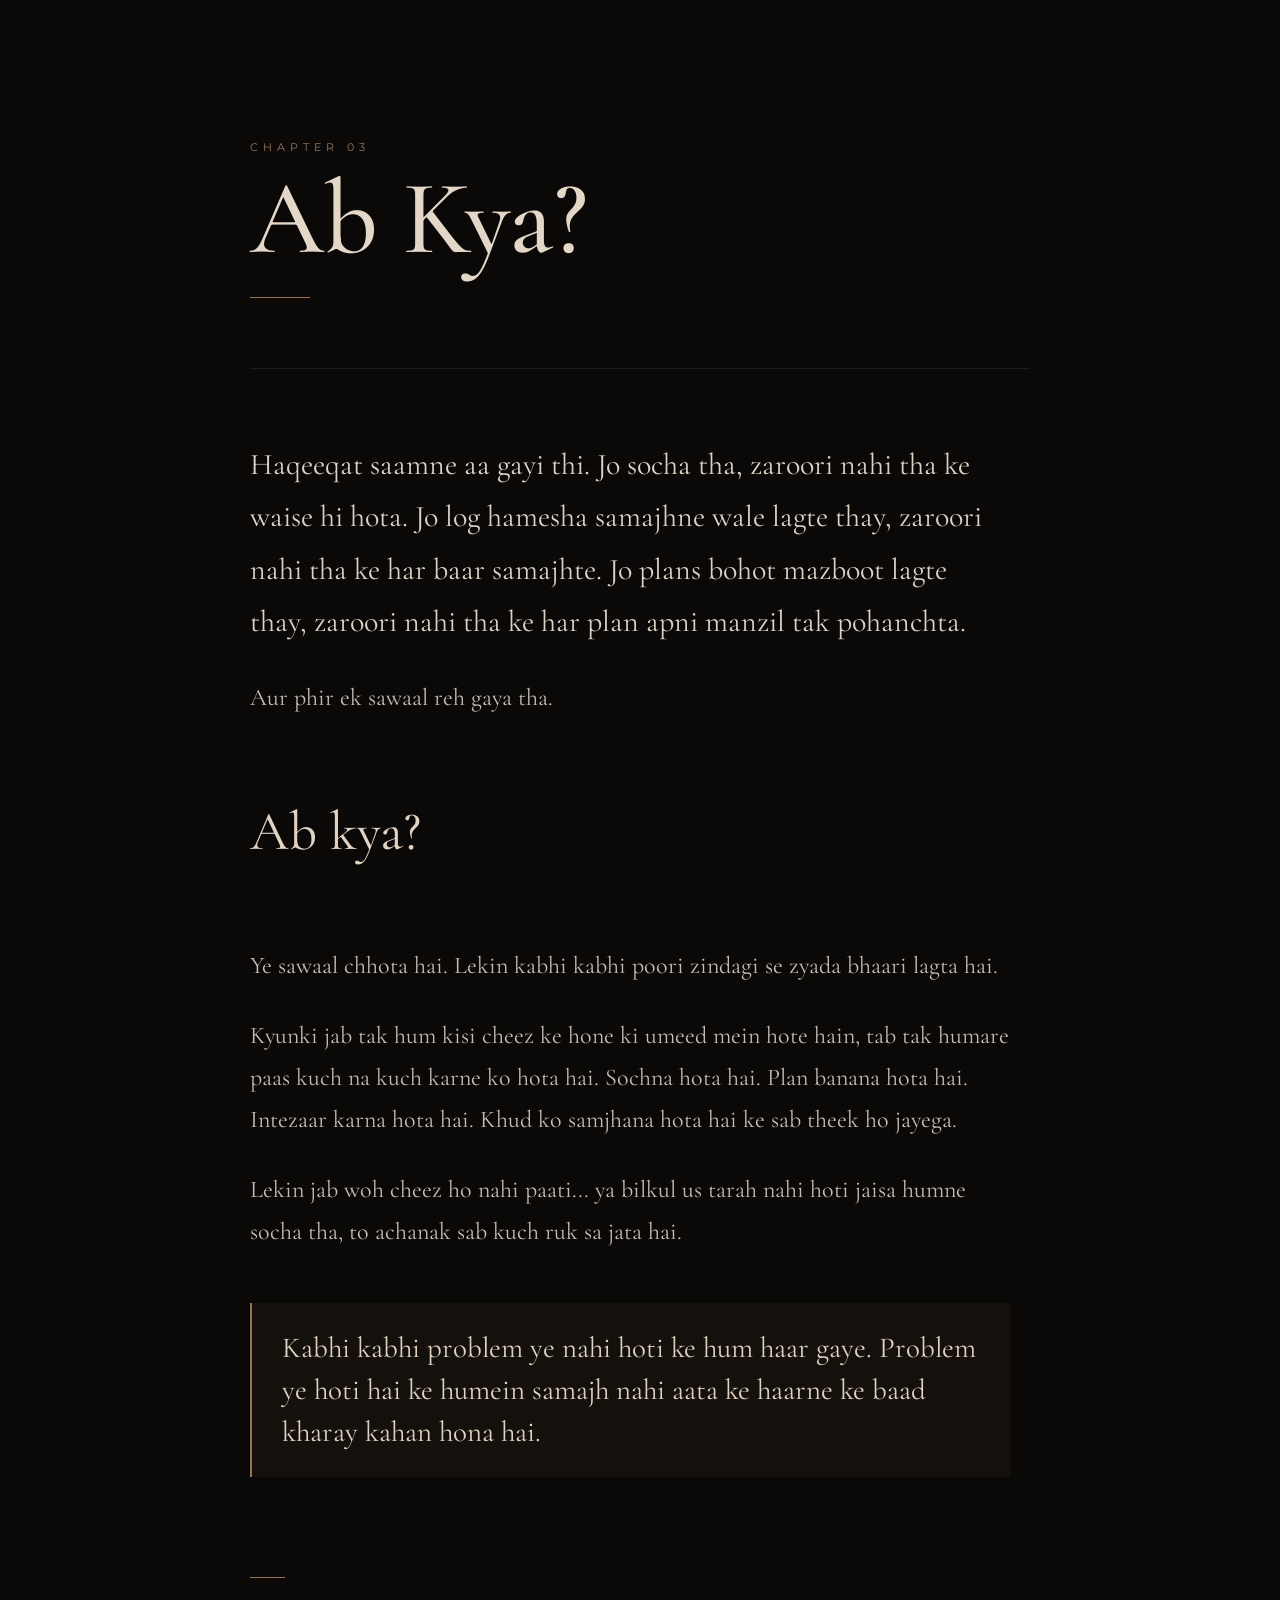
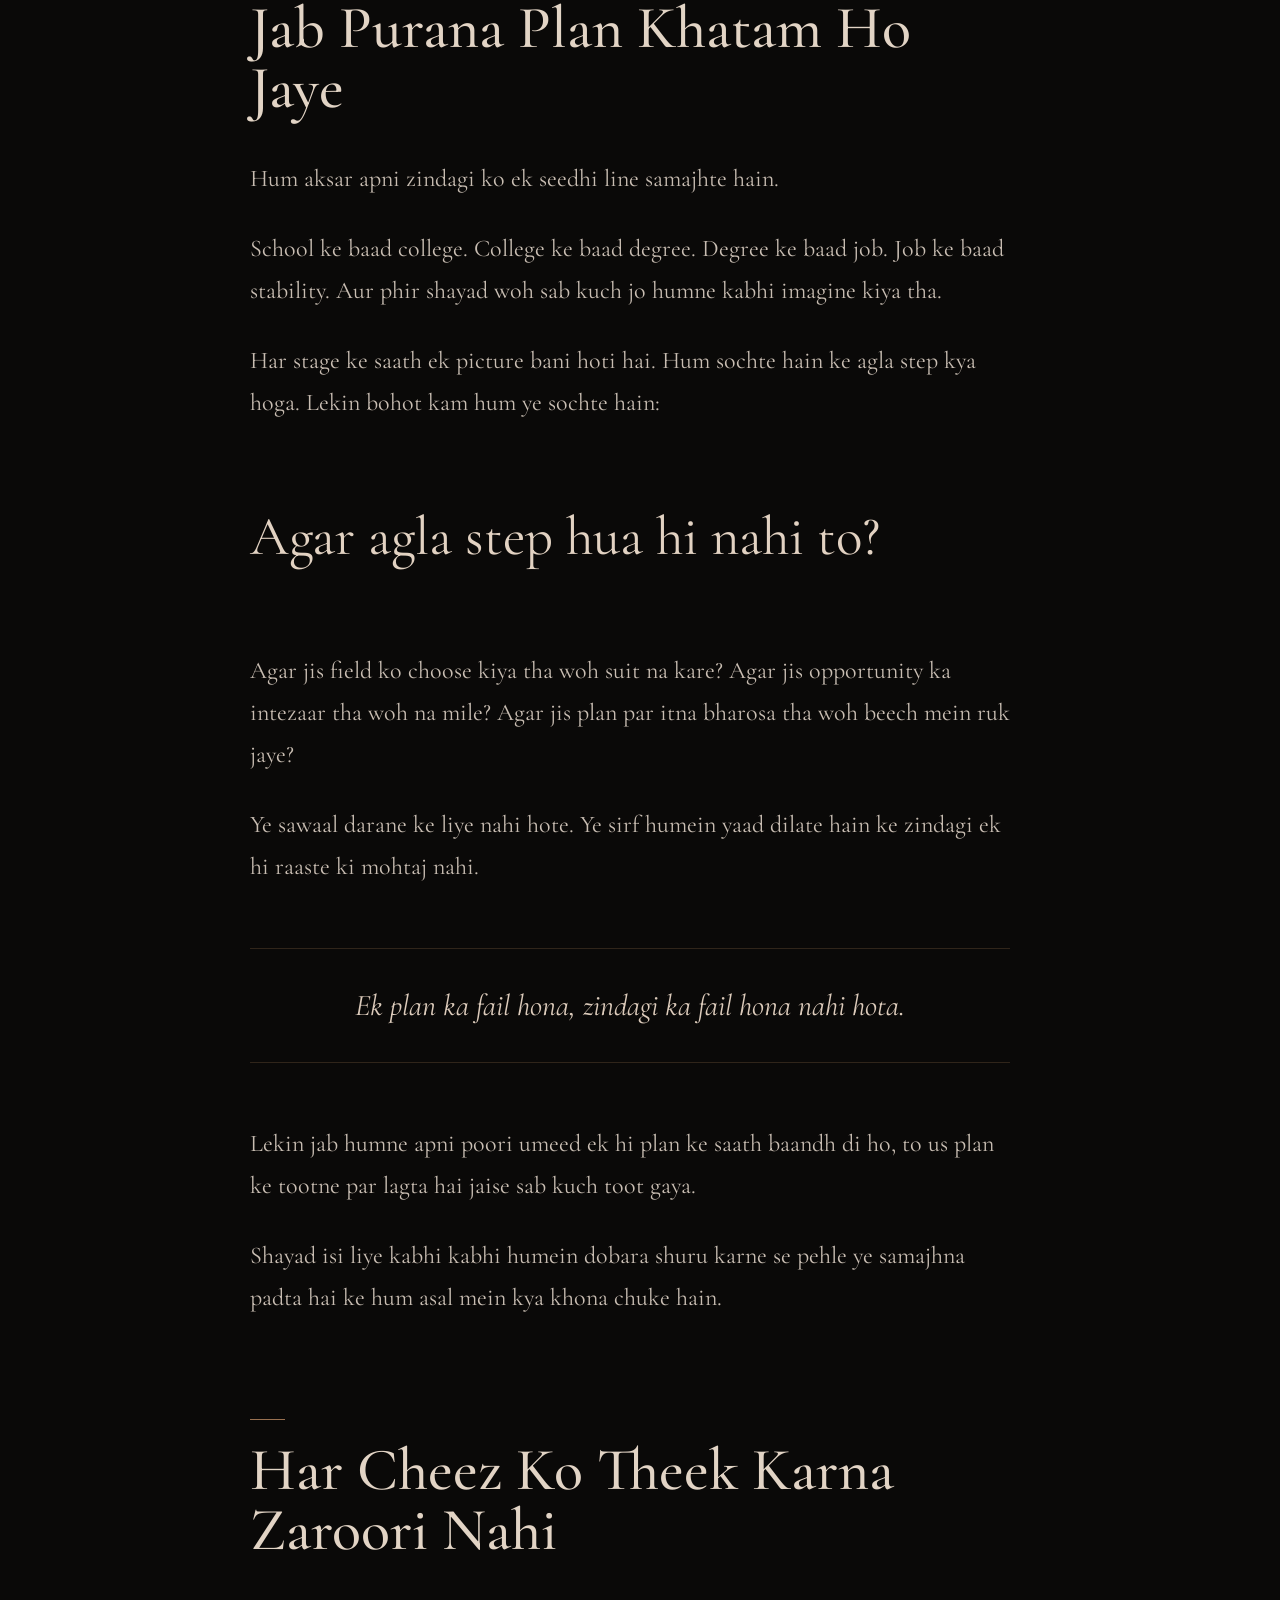
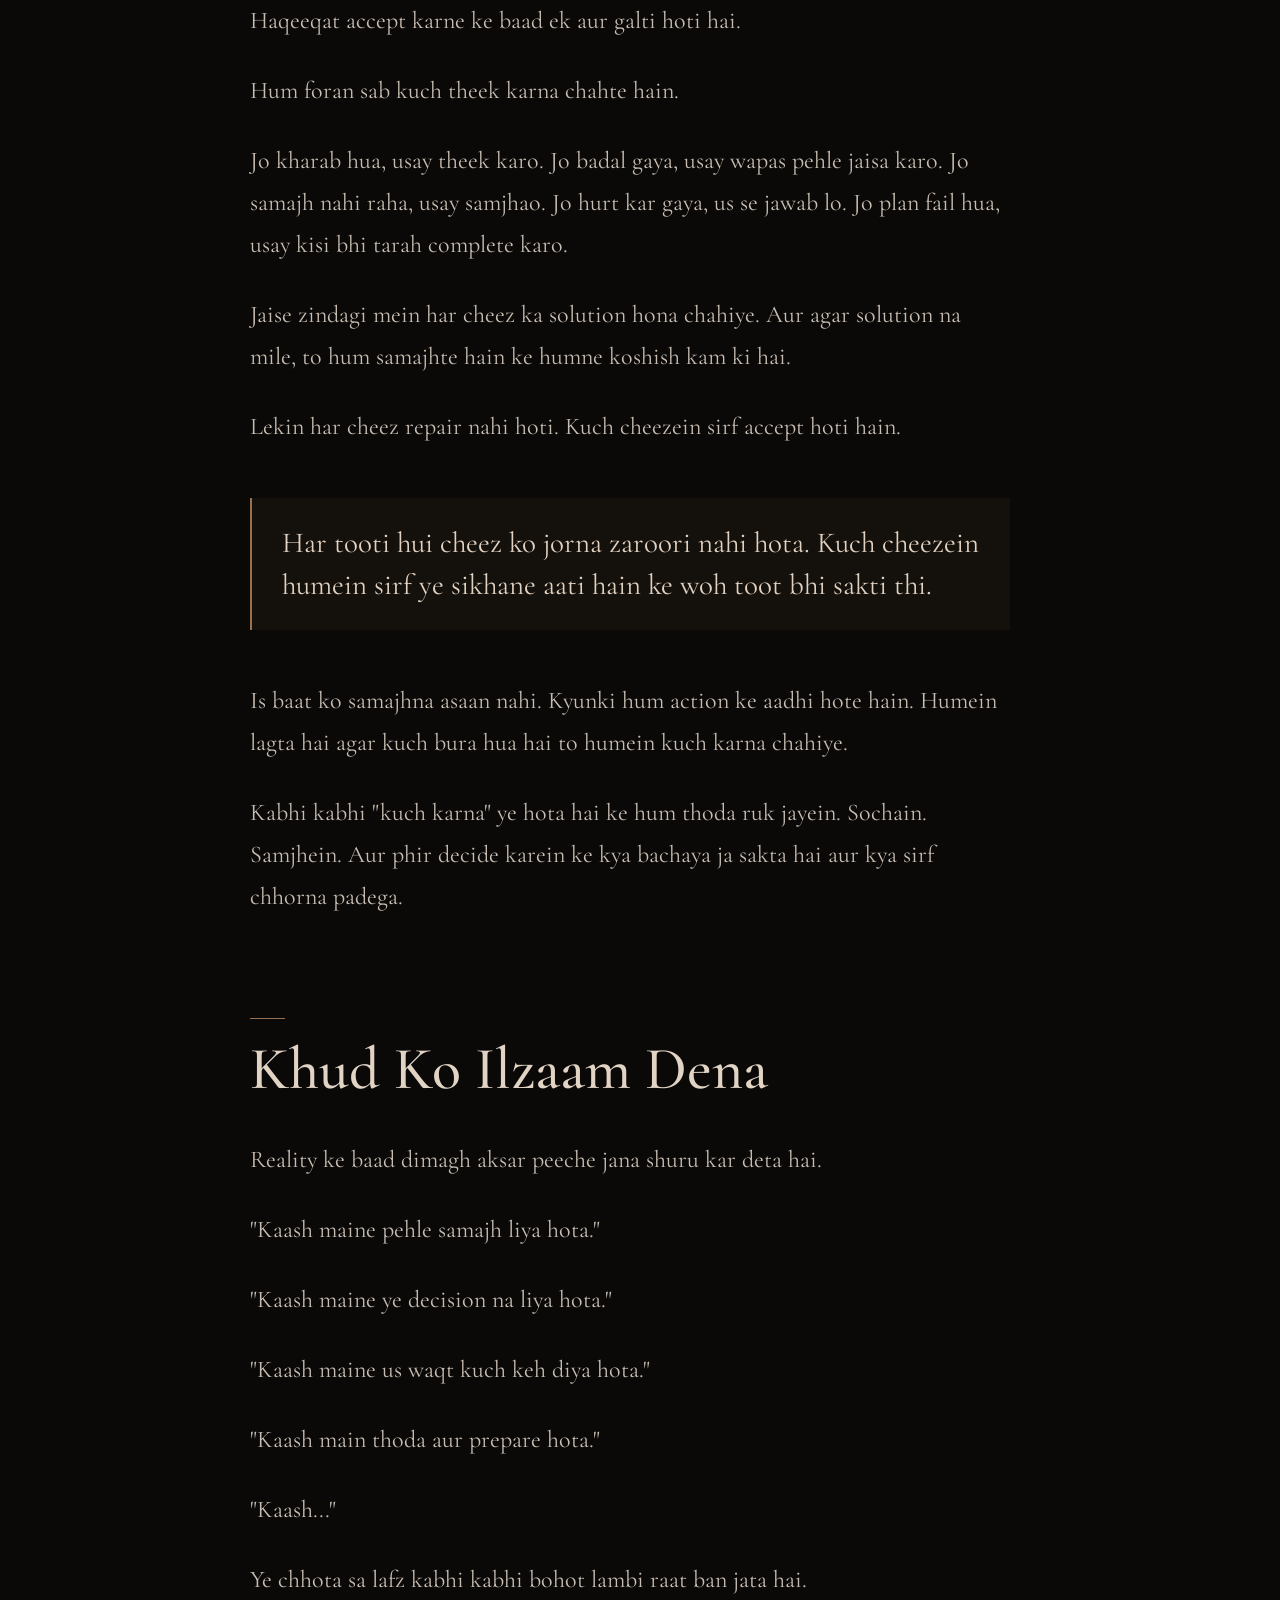
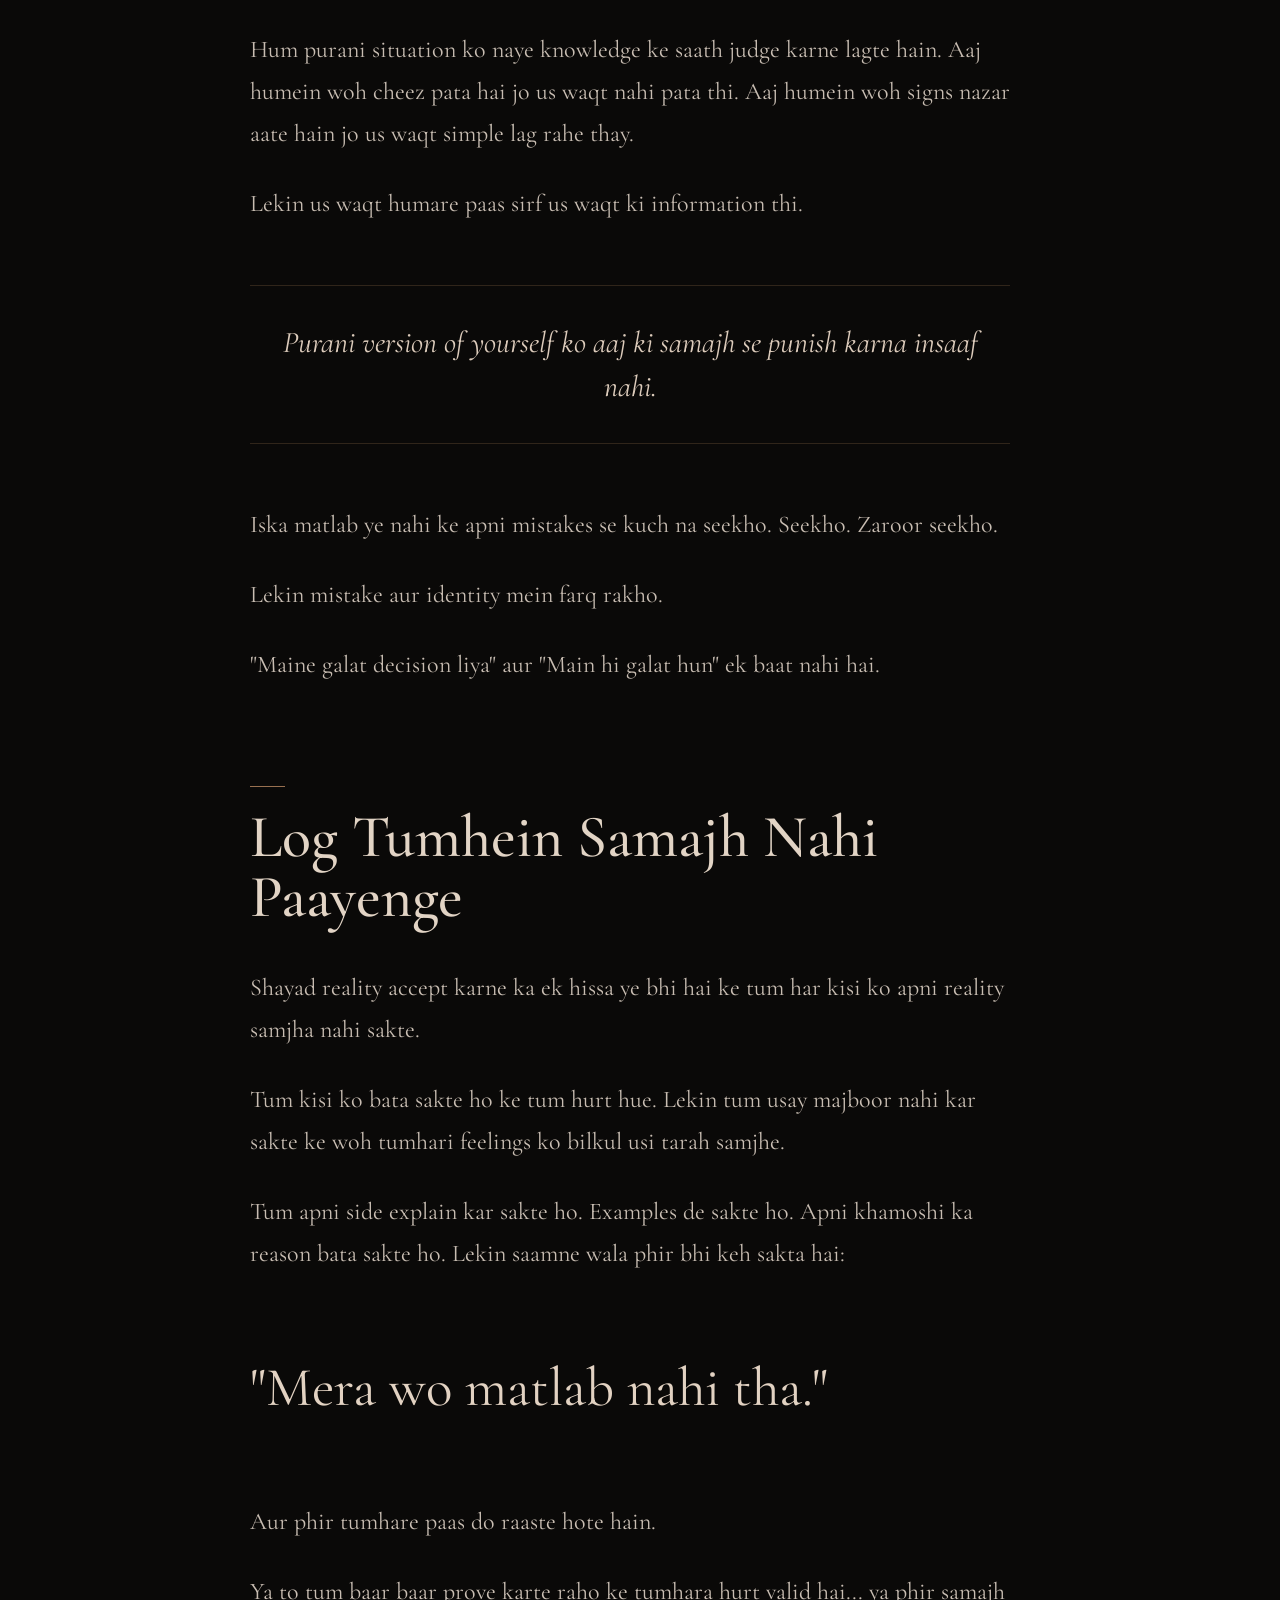
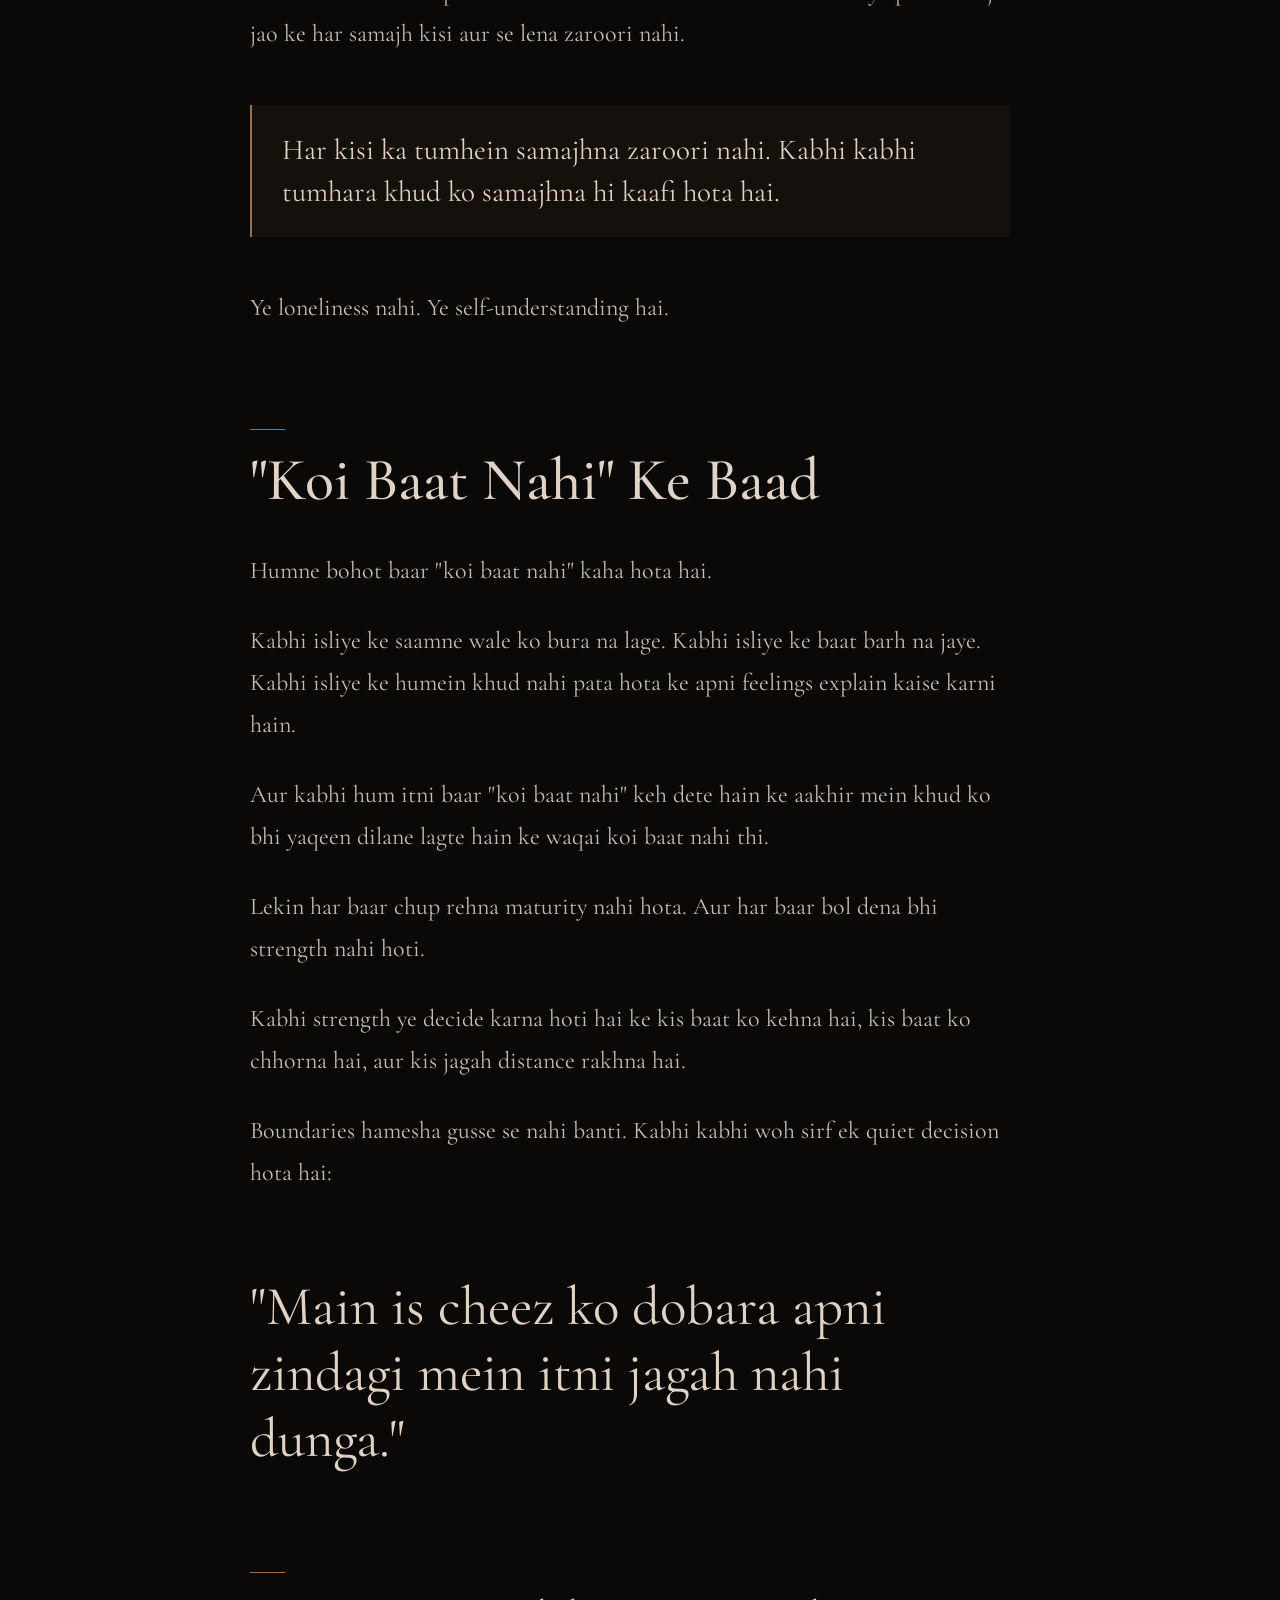
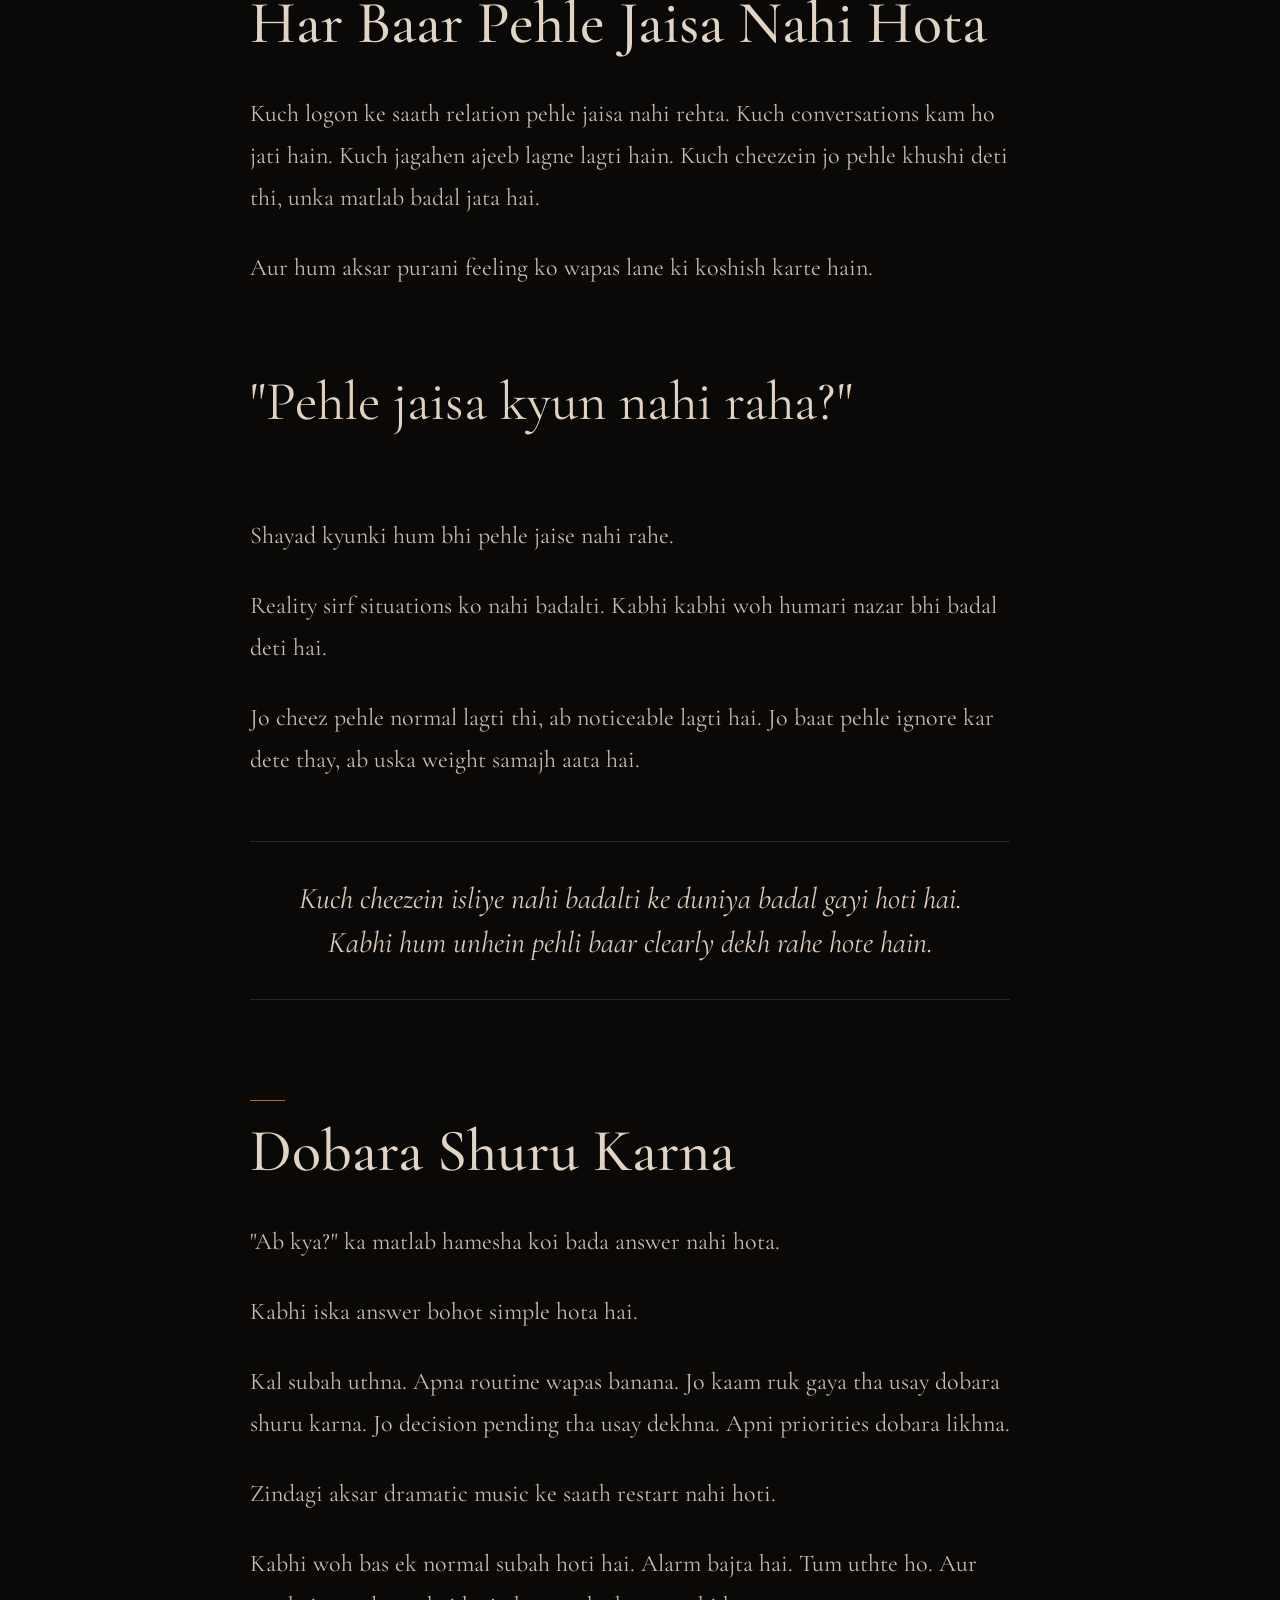
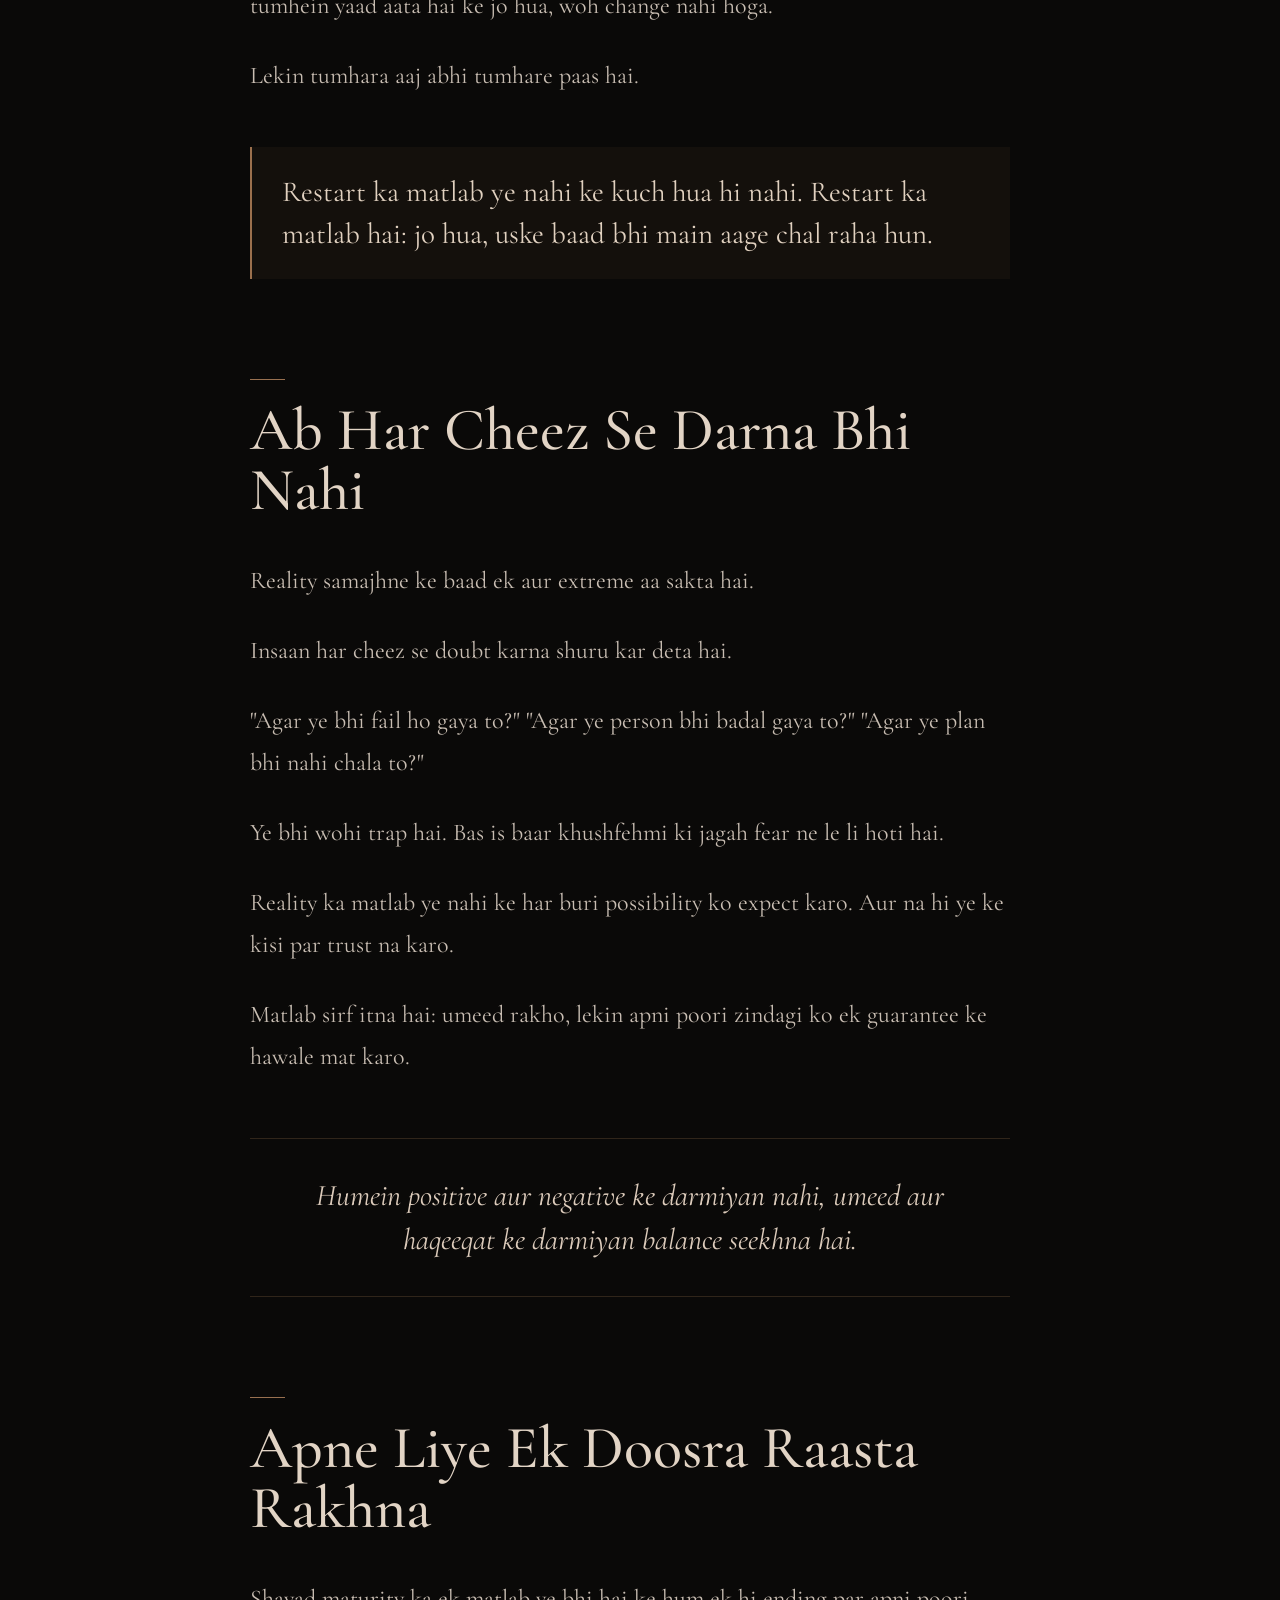
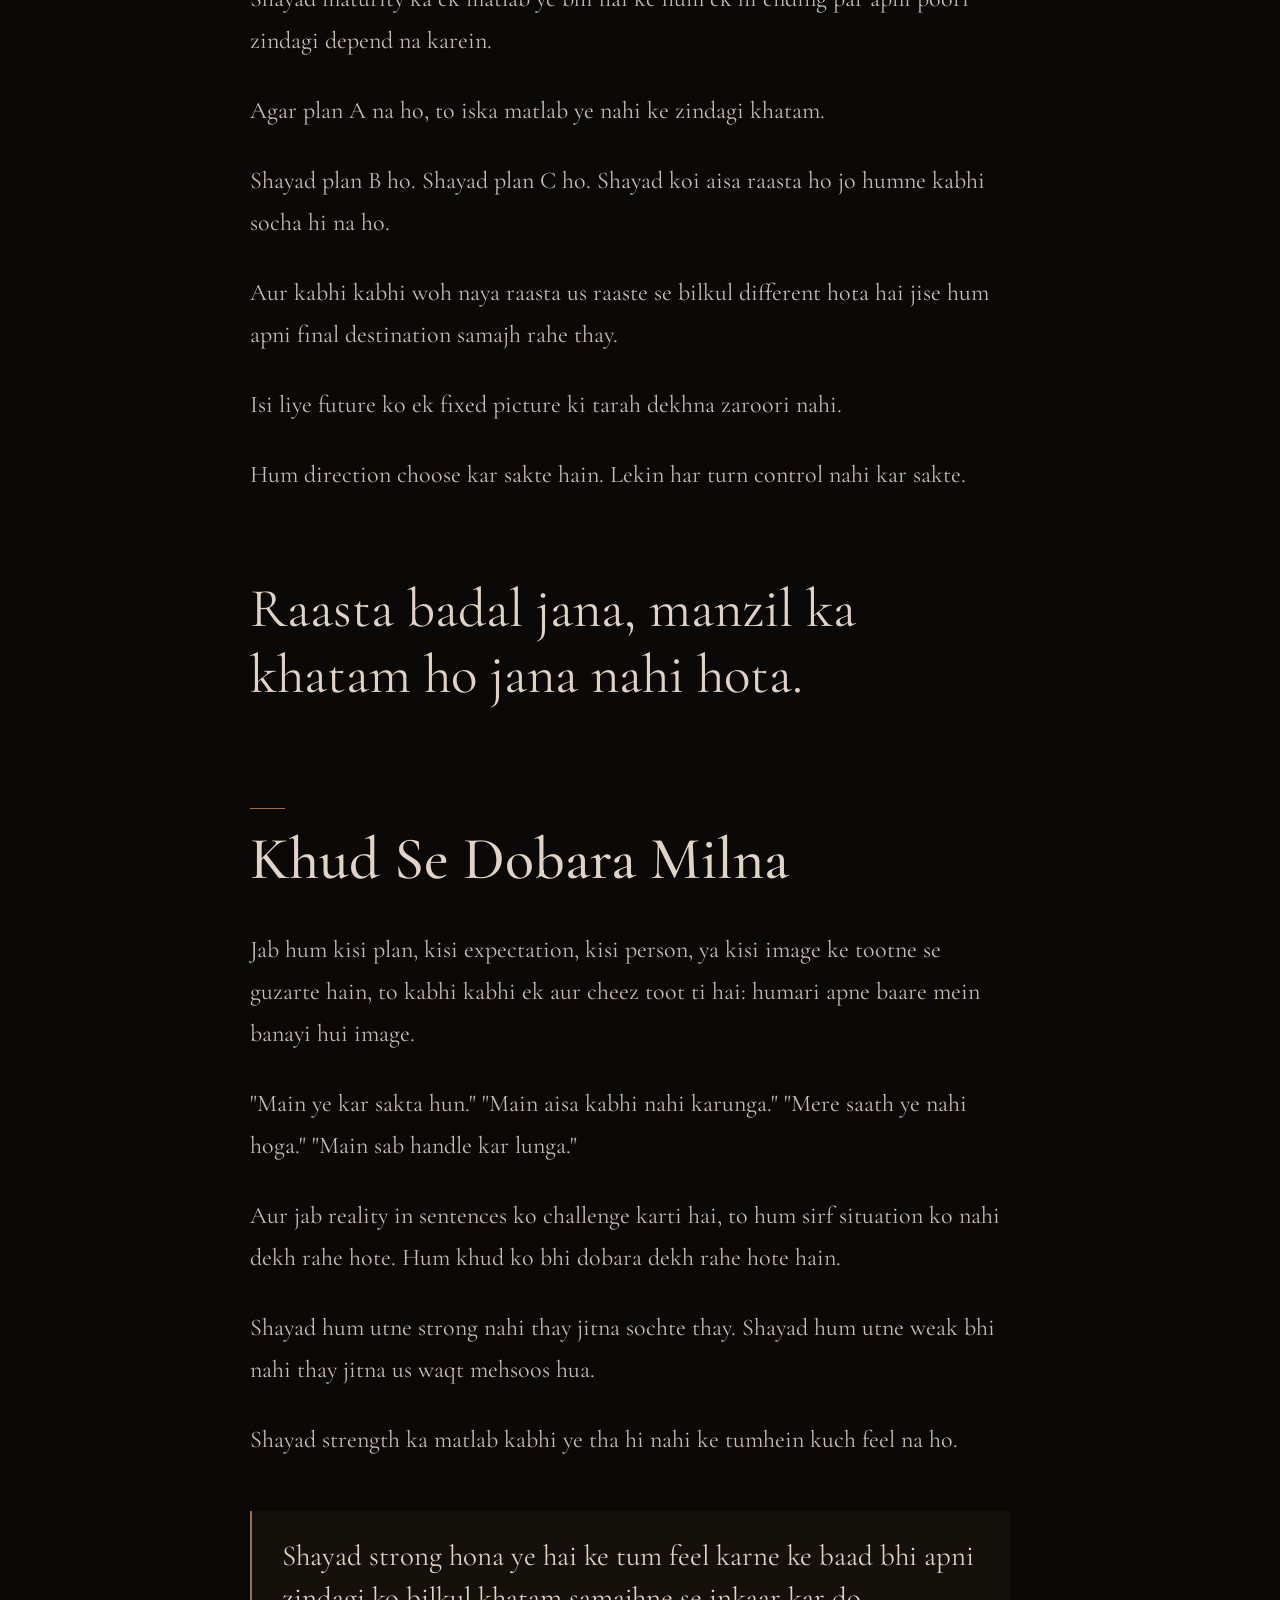
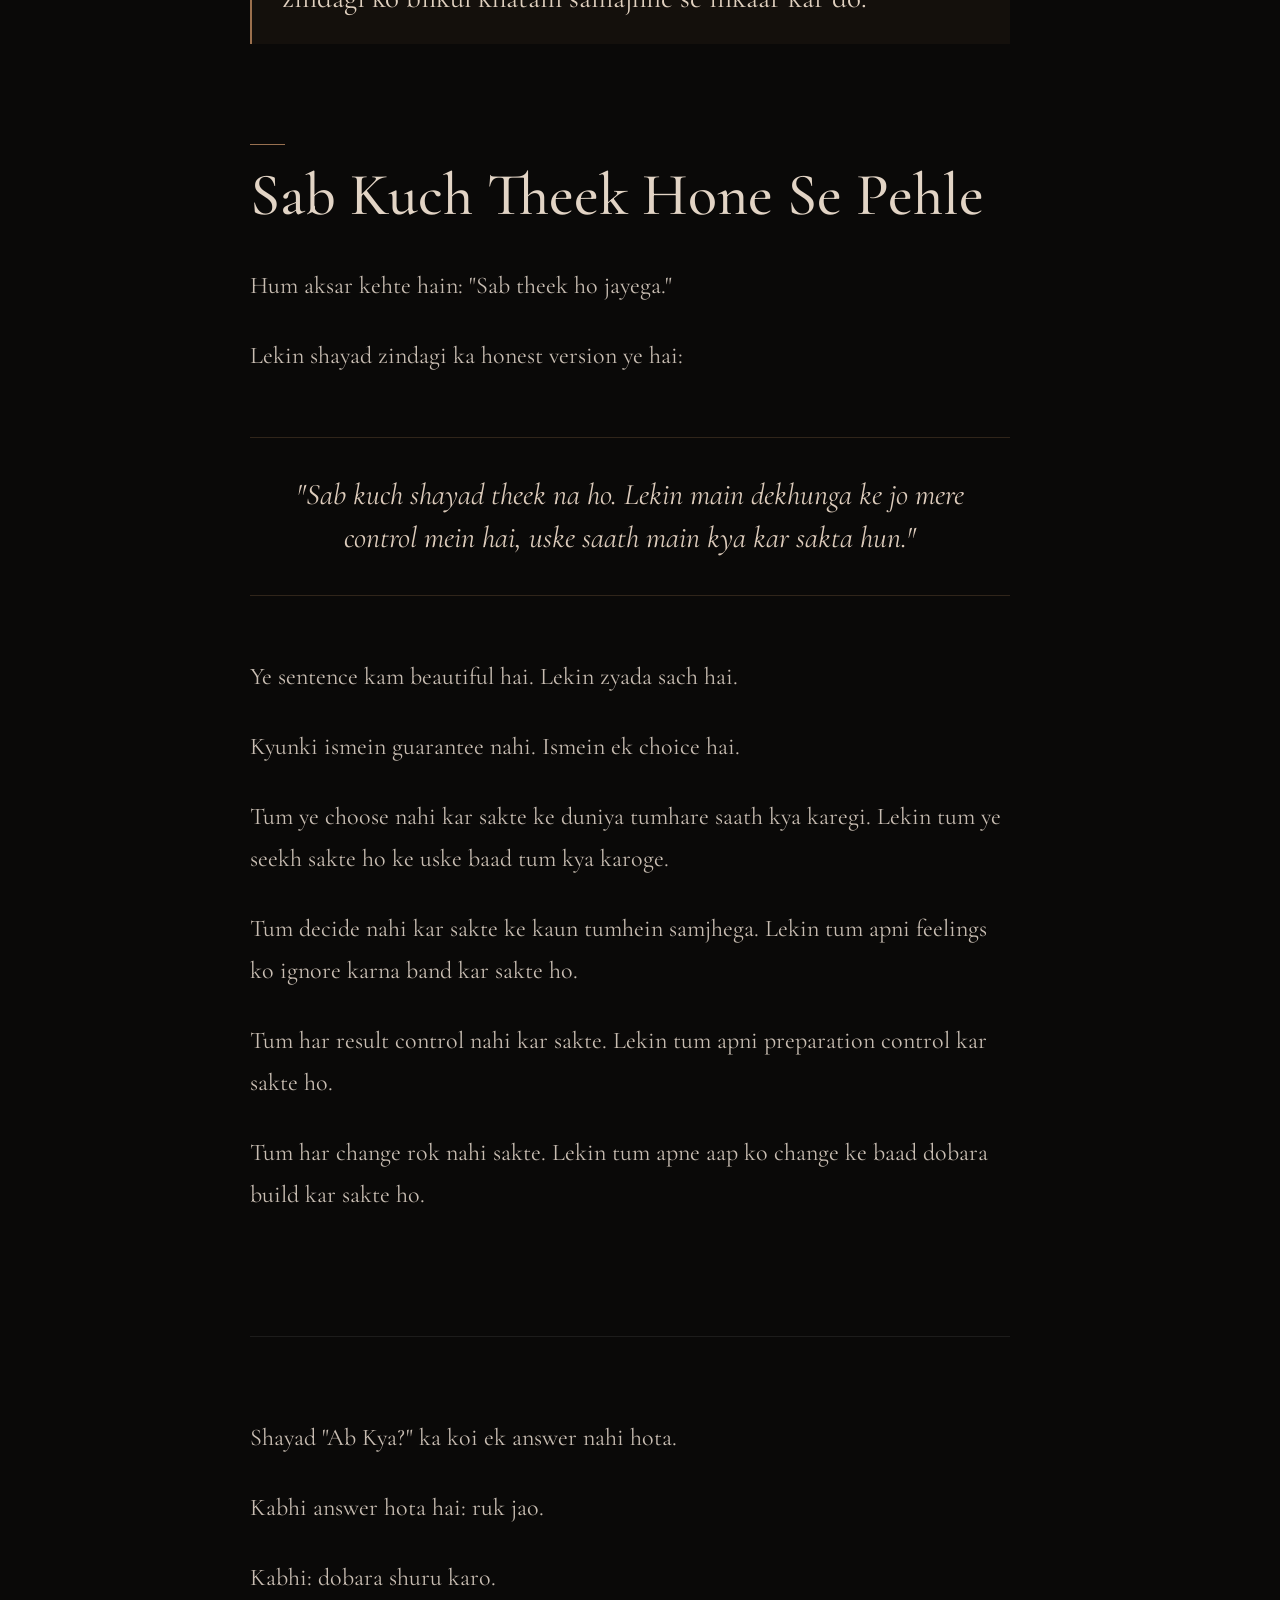
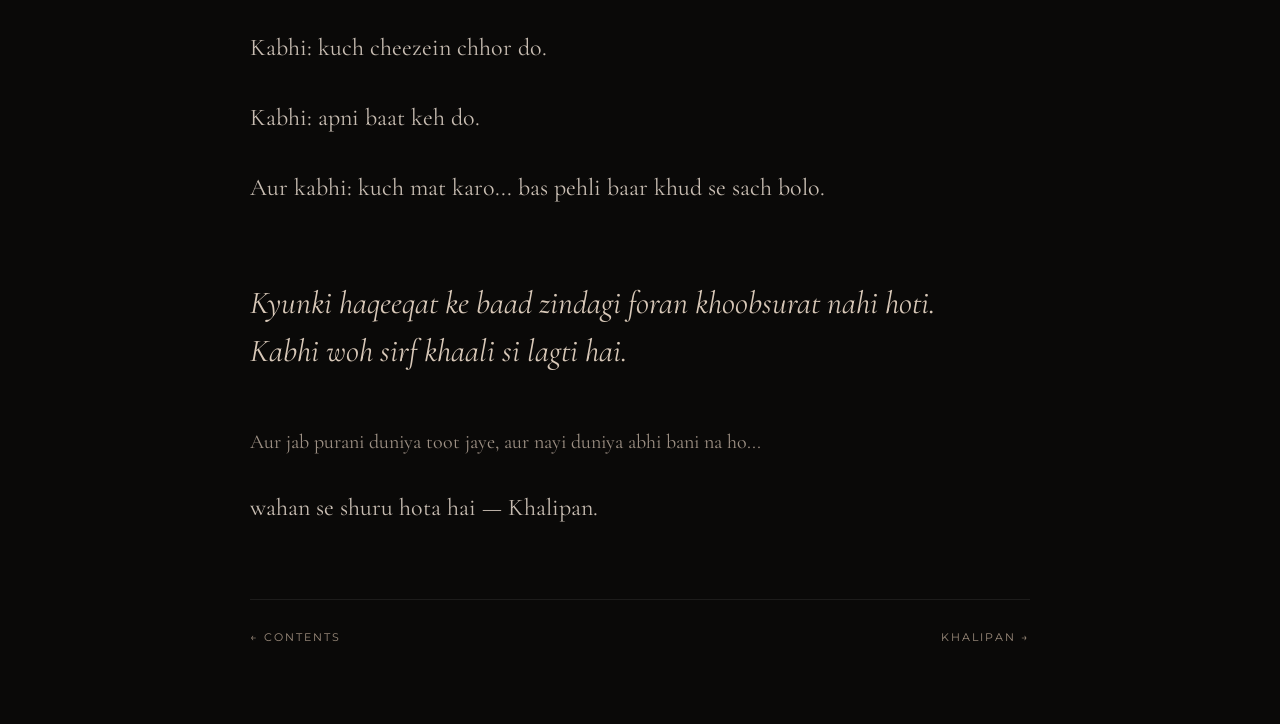
<file: chapters/chapter3.html>
<!DOCTYPE html>
<html lang="en">
<head>

    <meta charset="UTF-8">

    <meta name="viewport" content="width=device-width, initial-scale=1.0">

    <title>Ab Kya? — Haqeeqat Ke Pehle</title>

    <link rel="stylesheet" href="../style.css">

</head>


<body>

    <main class="reading-page">


        <!-- ================= CHAPTER HEADING ================= -->

        <header class="chapter-heading">

            <p>CHAPTER 03</p>

            <h1>Ab Kya?</h1>

            <div class="chapter-line"></div>

        </header>



        <!-- ================= CHAPTER TEXT ================= -->

        <article class="chapter-text">


            <p>
                Haqeeqat saamne aa gayi thi.
                Jo socha tha, zaroori nahi tha ke waise hi hota.
                Jo log hamesha samajhne wale lagte thay,
                zaroori nahi tha ke har baar samajhte.
                Jo plans bohot mazboot lagte thay,
                zaroori nahi tha ke har plan apni manzil tak pohanchta.
            </p>


            <p>
                Aur phir ek sawaal reh gaya tha.
            </p>


            <p class="big-line">
                Ab kya?
            </p>


            <p>
                Ye sawaal chhota hai.
                Lekin kabhi kabhi poori zindagi se zyada bhaari lagta hai.
            </p>


            <p>
                Kyunki jab tak hum kisi cheez ke hone ki umeed mein hote hain,
                tab tak humare paas kuch na kuch karne ko hota hai.
                Sochna hota hai.
                Plan banana hota hai.
                Intezaar karna hota hai.
                Khud ko samjhana hota hai ke sab theek ho jayega.
            </p>


            <p>
                Lekin jab woh cheez ho nahi paati...
                ya bilkul us tarah nahi hoti jaisa humne socha tha,
                to achanak sab kuch ruk sa jata hai.
            </p>


            <p class="highlight">
                Kabhi kabhi problem ye nahi hoti ke hum haar gaye.
                Problem ye hoti hai ke humein samajh nahi aata
                ke haarne ke baad kharay kahan hona hai.
            </p>



            <!-- ================= SECTION 1 ================= -->

            <h2>Jab Purana Plan Khatam Ho Jaye</h2>


            <p>
                Hum aksar apni zindagi ko ek seedhi line samajhte hain.
            </p>


            <p>
                School ke baad college.
                College ke baad degree.
                Degree ke baad job.
                Job ke baad stability.
                Aur phir shayad woh sab kuch
                jo humne kabhi imagine kiya tha.
            </p>


            <p>
                Har stage ke saath ek picture bani hoti hai.
                Hum sochte hain ke agla step kya hoga.
                Lekin bohot kam hum ye sochte hain:
            </p>


            <p class="big-line">
                Agar agla step hua hi nahi to?
            </p>


            <p>
                Agar jis field ko choose kiya tha woh suit na kare?
                Agar jis opportunity ka intezaar tha woh na mile?
                Agar jis plan par itna bharosa tha woh beech mein ruk jaye?
            </p>


            <p>
                Ye sawaal darane ke liye nahi hote.
                Ye sirf humein yaad dilate hain
                ke zindagi ek hi raaste ki mohtaj nahi.
            </p>


            <p class="quote-box">
                Ek plan ka fail hona, zindagi ka fail hona nahi hota.
            </p>


            <p>
                Lekin jab humne apni poori umeed ek hi plan ke saath
                baandh di ho,
                to us plan ke tootne par lagta hai
                jaise sab kuch toot gaya.
            </p>


            <p>
                Shayad isi liye kabhi kabhi humein dobara shuru karne se pehle
                ye samajhna padta hai ke hum asal mein kya khona chuke hain.
            </p>



            <!-- ================= SECTION 2 ================= -->

            <h2>Har Cheez Ko Theek Karna Zaroori Nahi</h2>


            <p>
                Haqeeqat accept karne ke baad ek aur galti hoti hai.
            </p>


            <p>
                Hum foran sab kuch theek karna chahte hain.
            </p>


            <p>
                Jo kharab hua, usay theek karo.
                Jo badal gaya, usay wapas pehle jaisa karo.
                Jo samajh nahi raha, usay samjhao.
                Jo hurt kar gaya, us se jawab lo.
                Jo plan fail hua, usay kisi bhi tarah complete karo.
            </p>


            <p>
                Jaise zindagi mein har cheez ka solution hona chahiye.
                Aur agar solution na mile,
                to hum samajhte hain ke humne koshish kam ki hai.
            </p>


            <p>
                Lekin har cheez repair nahi hoti.
                Kuch cheezein sirf accept hoti hain.
            </p>


            <p class="highlight">
                Har tooti hui cheez ko jorna zaroori nahi hota.
                Kuch cheezein humein sirf ye sikhane aati hain
                ke woh toot bhi sakti thi.
            </p>


            <p>
                Is baat ko samajhna asaan nahi.
                Kyunki hum action ke aadhi hote hain.
                Humein lagta hai agar kuch bura hua hai
                to humein kuch karna chahiye.
            </p>


            <p>
                Kabhi kabhi "kuch karna" ye hota hai
                ke hum thoda ruk jayein.
                Sochain.
                Samjhein.
                Aur phir decide karein ke kya bachaya ja sakta hai
                aur kya sirf chhorna padega.
            </p>



            <!-- ================= SECTION 3 ================= -->

            <h2>Khud Ko Ilzaam Dena</h2>


            <p>
                Reality ke baad dimagh aksar peeche jana shuru kar deta hai.
            </p>


            <p>
                "Kaash maine pehle samajh liya hota."
            </p>


            <p>
                "Kaash maine ye decision na liya hota."
            </p>


            <p>
                "Kaash maine us waqt kuch keh diya hota."
            </p>


            <p>
                "Kaash main thoda aur prepare hota."
            </p>


            <p>
                "Kaash..."
            </p>


            <p>
                Ye chhota sa lafz kabhi kabhi bohot lambi raat ban jata hai.
            </p>


            <p>
                Hum purani situation ko naye knowledge ke saath
                judge karne lagte hain.
                Aaj humein woh cheez pata hai
                jo us waqt nahi pata thi.
                Aaj humein woh signs nazar aate hain
                jo us waqt simple lag rahe thay.
            </p>


            <p>
                Lekin us waqt humare paas sirf us waqt ki information thi.
            </p>


            <p class="quote-box">
                Purani version of yourself ko aaj ki samajh se
                punish karna insaaf nahi.
            </p>


            <p>
                Iska matlab ye nahi ke apni mistakes se kuch na seekho.
                Seekho.
                Zaroor seekho.
            </p>


            <p>
                Lekin mistake aur identity mein farq rakho.
            </p>


            <p>
                "Maine galat decision liya"
                aur
                "Main hi galat hun"
                ek baat nahi hai.
            </p>



            <!-- ================= SECTION 4 ================= -->

            <h2>Log Tumhein Samajh Nahi Paayenge</h2>


            <p>
                Shayad reality accept karne ka ek hissa ye bhi hai
                ke tum har kisi ko apni reality samjha nahi sakte.
            </p>


            <p>
                Tum kisi ko bata sakte ho ke tum hurt hue.
                Lekin tum usay majboor nahi kar sakte
                ke woh tumhari feelings ko
                bilkul usi tarah samjhe.
            </p>


            <p>
                Tum apni side explain kar sakte ho.
                Examples de sakte ho.
                Apni khamoshi ka reason bata sakte ho.
                Lekin saamne wala phir bhi keh sakta hai:
            </p>


            <p class="big-line">
                "Mera wo matlab nahi tha."
            </p>


            <p>
                Aur phir tumhare paas do raaste hote hain.
            </p>


            <p>
                Ya to tum baar baar prove karte raho
                ke tumhara hurt valid hai...
                ya phir samajh jao
                ke har samajh kisi aur se lena zaroori nahi.
            </p>


            <p class="highlight">
                Har kisi ka tumhein samajhna zaroori nahi.
                Kabhi kabhi tumhara khud ko samajhna hi kaafi hota hai.
            </p>


            <p>
                Ye loneliness nahi.
                Ye self-understanding hai.
            </p>



            <!-- ================= SECTION 5 ================= -->

            <h2>"Koi Baat Nahi" Ke Baad</h2>


            <p>
                Humne bohot baar "koi baat nahi" kaha hota hai.
            </p>


            <p>
                Kabhi isliye ke saamne wale ko bura na lage.
                Kabhi isliye ke baat barh na jaye.
                Kabhi isliye ke humein khud nahi pata hota
                ke apni feelings explain kaise karni hain.
            </p>


            <p>
                Aur kabhi hum itni baar "koi baat nahi" keh dete hain
                ke aakhir mein khud ko bhi yaqeen dilane lagte hain
                ke waqai koi baat nahi thi.
            </p>


            <p>
                Lekin har baar chup rehna maturity nahi hota.
                Aur har baar bol dena bhi strength nahi hoti.
            </p>


            <p>
                Kabhi strength ye decide karna hoti hai
                ke kis baat ko kehna hai,
                kis baat ko chhorna hai,
                aur kis jagah distance rakhna hai.
            </p>


            <p>
                Boundaries hamesha gusse se nahi banti.
                Kabhi kabhi woh sirf ek quiet decision hota hai:
            </p>


            <p class="big-line">
                "Main is cheez ko dobara apni zindagi mein
                itni jagah nahi dunga."
            </p>



            <!-- ================= SECTION 6 ================= -->

            <h2>Har Baar Pehle Jaisa Nahi Hota</h2>


            <p>
                Kuch logon ke saath relation pehle jaisa nahi rehta.
                Kuch conversations kam ho jati hain.
                Kuch jagahen ajeeb lagne lagti hain.
                Kuch cheezein jo pehle khushi deti thi,
                unka matlab badal jata hai.
            </p>


            <p>
                Aur hum aksar purani feeling ko wapas lane ki koshish karte hain.
            </p>


            <p class="big-line">
                "Pehle jaisa kyun nahi raha?"
            </p>


            <p>
                Shayad kyunki hum bhi pehle jaise nahi rahe.
            </p>


            <p>
                Reality sirf situations ko nahi badalti.
                Kabhi kabhi woh humari nazar bhi badal deti hai.
            </p>


            <p>
                Jo cheez pehle normal lagti thi,
                ab noticeable lagti hai.
                Jo baat pehle ignore kar dete thay,
                ab uska weight samajh aata hai.
            </p>


            <p class="quote-box">
                Kuch cheezein isliye nahi badalti ke duniya badal gayi hoti hai.
                Kabhi hum unhein pehli baar clearly dekh rahe hote hain.
            </p>



            <!-- ================= SECTION 7 ================= -->

            <h2>Dobara Shuru Karna</h2>


            <p>
                "Ab kya?" ka matlab hamesha koi bada answer nahi hota.
            </p>


            <p>
                Kabhi iska answer bohot simple hota hai.
            </p>


            <p>
                Kal subah uthna.
                Apna routine wapas banana.
                Jo kaam ruk gaya tha usay dobara shuru karna.
                Jo decision pending tha usay dekhna.
                Apni priorities dobara likhna.
            </p>


            <p>
                Zindagi aksar dramatic music ke saath restart nahi hoti.
            </p>


            <p>
                Kabhi woh bas ek normal subah hoti hai.
                Alarm bajta hai.
                Tum uthte ho.
                Aur tumhein yaad aata hai ke jo hua,
                woh change nahi hoga.
            </p>


            <p>
                Lekin tumhara aaj abhi tumhare paas hai.
            </p>


            <p class="highlight">
                Restart ka matlab ye nahi ke kuch hua hi nahi.
                Restart ka matlab hai:
                jo hua, uske baad bhi main aage chal raha hun.
            </p>



            <!-- ================= SECTION 8 ================= -->

            <h2>Ab Har Cheez Se Darna Bhi Nahi</h2>


            <p>
                Reality samajhne ke baad ek aur extreme aa sakta hai.
            </p>


            <p>
                Insaan har cheez se doubt karna shuru kar deta hai.
            </p>


            <p>
                "Agar ye bhi fail ho gaya to?"
                "Agar ye person bhi badal gaya to?"
                "Agar ye plan bhi nahi chala to?"
            </p>


            <p>
                Ye bhi wohi trap hai.
                Bas is baar khushfehmi ki jagah fear ne le li hoti hai.
            </p>


            <p>
                Reality ka matlab ye nahi ke har buri possibility ko expect karo.
                Aur na hi ye ke kisi par trust na karo.
            </p>


            <p>
                Matlab sirf itna hai:
                umeed rakho,
                lekin apni poori zindagi ko ek guarantee ke hawale mat karo.
            </p>


            <p class="quote-box">
                Humein positive aur negative ke darmiyan nahi,
                umeed aur haqeeqat ke darmiyan balance seekhna hai.
            </p>



            <!-- ================= SECTION 9 ================= -->

            <h2>Apne Liye Ek Doosra Raasta Rakhna</h2>


            <p>
                Shayad maturity ka ek matlab ye bhi hai
                ke hum ek hi ending par apni poori zindagi depend na karein.
            </p>


            <p>
                Agar plan A na ho,
                to iska matlab ye nahi ke zindagi khatam.
            </p>


            <p>
                Shayad plan B ho.
                Shayad plan C ho.
                Shayad koi aisa raasta ho
                jo humne kabhi socha hi na ho.
            </p>


            <p>
                Aur kabhi kabhi woh naya raasta
                us raaste se bilkul different hota hai
                jise hum apni final destination samajh rahe thay.
            </p>


            <p>
                Isi liye future ko ek fixed picture ki tarah
                dekhna zaroori nahi.
            </p>


            <p>
                Hum direction choose kar sakte hain.
                Lekin har turn control nahi kar sakte.
            </p>


            <p class="big-line">
                Raasta badal jana,
                manzil ka khatam ho jana nahi hota.
            </p>



            <!-- ================= SECTION 10 ================= -->

            <h2>Khud Se Dobara Milna</h2>


            <p>
                Jab hum kisi plan,
                kisi expectation,
                kisi person,
                ya kisi image ke tootne se guzarte hain,
                to kabhi kabhi ek aur cheez toot ti hai:
                humari apne baare mein banayi hui image.
            </p>


            <p>
                "Main ye kar sakta hun."
                "Main aisa kabhi nahi karunga."
                "Mere saath ye nahi hoga."
                "Main sab handle kar lunga."
            </p>


            <p>
                Aur jab reality in sentences ko challenge karti hai,
                to hum sirf situation ko nahi dekh rahe hote.
                Hum khud ko bhi dobara dekh rahe hote hain.
            </p>


            <p>
                Shayad hum utne strong nahi thay
                jitna sochte thay.
                Shayad hum utne weak bhi nahi thay
                jitna us waqt mehsoos hua.
            </p>


            <p>
                Shayad strength ka matlab kabhi ye tha hi nahi
                ke tumhein kuch feel na ho.
            </p>


            <p class="highlight">
                Shayad strong hona ye hai ke tum feel karne ke baad bhi
                apni zindagi ko bilkul khatam samajhne se inkaar kar do.
            </p>



            <!-- ================= SECTION 11 ================= -->

            <h2>Sab Kuch Theek Hone Se Pehle</h2>


            <p>
                Hum aksar kehte hain:
                "Sab theek ho jayega."
            </p>


            <p>
                Lekin shayad zindagi ka honest version ye hai:
            </p>


            <p class="quote-box">
                "Sab kuch shayad theek na ho.
                Lekin main dekhunga ke jo mere control mein hai,
                uske saath main kya kar sakta hun."
            </p>


            <p>
                Ye sentence kam beautiful hai.
                Lekin zyada sach hai.
            </p>


            <p>
                Kyunki ismein guarantee nahi.
                Ismein ek choice hai.
            </p>


            <p>
                Tum ye choose nahi kar sakte
                ke duniya tumhare saath kya karegi.
                Lekin tum ye seekh sakte ho
                ke uske baad tum kya karoge.
            </p>


            <p>
                Tum decide nahi kar sakte ke kaun tumhein samjhega.
                Lekin tum apni feelings ko ignore karna band kar sakte ho.
            </p>


            <p>
                Tum har result control nahi kar sakte.
                Lekin tum apni preparation control kar sakte ho.
            </p>


            <p>
                Tum har change rok nahi sakte.
                Lekin tum apne aap ko change ke baad
                dobara build kar sakte ho.
            </p>



            <!-- ================= ENDING ================= -->

            <div class="ending">


                <p>
                    Shayad "Ab Kya?" ka koi ek answer nahi hota.
                </p>


                <p>
                    Kabhi answer hota hai:
                    ruk jao.
                </p>


                <p>
                    Kabhi:
                    dobara shuru karo.
                </p>


                <p>
                    Kabhi:
                    kuch cheezein chhor do.
                </p>


                <p>
                    Kabhi:
                    apni baat keh do.
                </p>


                <p>
                    Aur kabhi:
                    kuch mat karo...
                    bas pehli baar khud se sach bolo.
                </p>


                <p class="final-question">
                    Kyunki haqeeqat ke baad zindagi foran khoobsurat nahi hoti.
                    Kabhi woh sirf khaali si lagti hai.
                </p>


                <p class="final-line">
                    Aur jab purani duniya toot jaye,
                    aur nayi duniya abhi bani na ho...
                </p>


                <p class="final-word">
                    wahan se shuru hota hai — Khalipan.
                </p>


            </div>


        </article>



        <!-- ================= NAVIGATION ================= -->

        <nav class="chapter-navigation">

           <a href="../index.html">← Contents</a>


            <a href="chapter4.html">
                Khalipan →
            </a>

        </nav>


    </main>


</body>
</html>
</file>
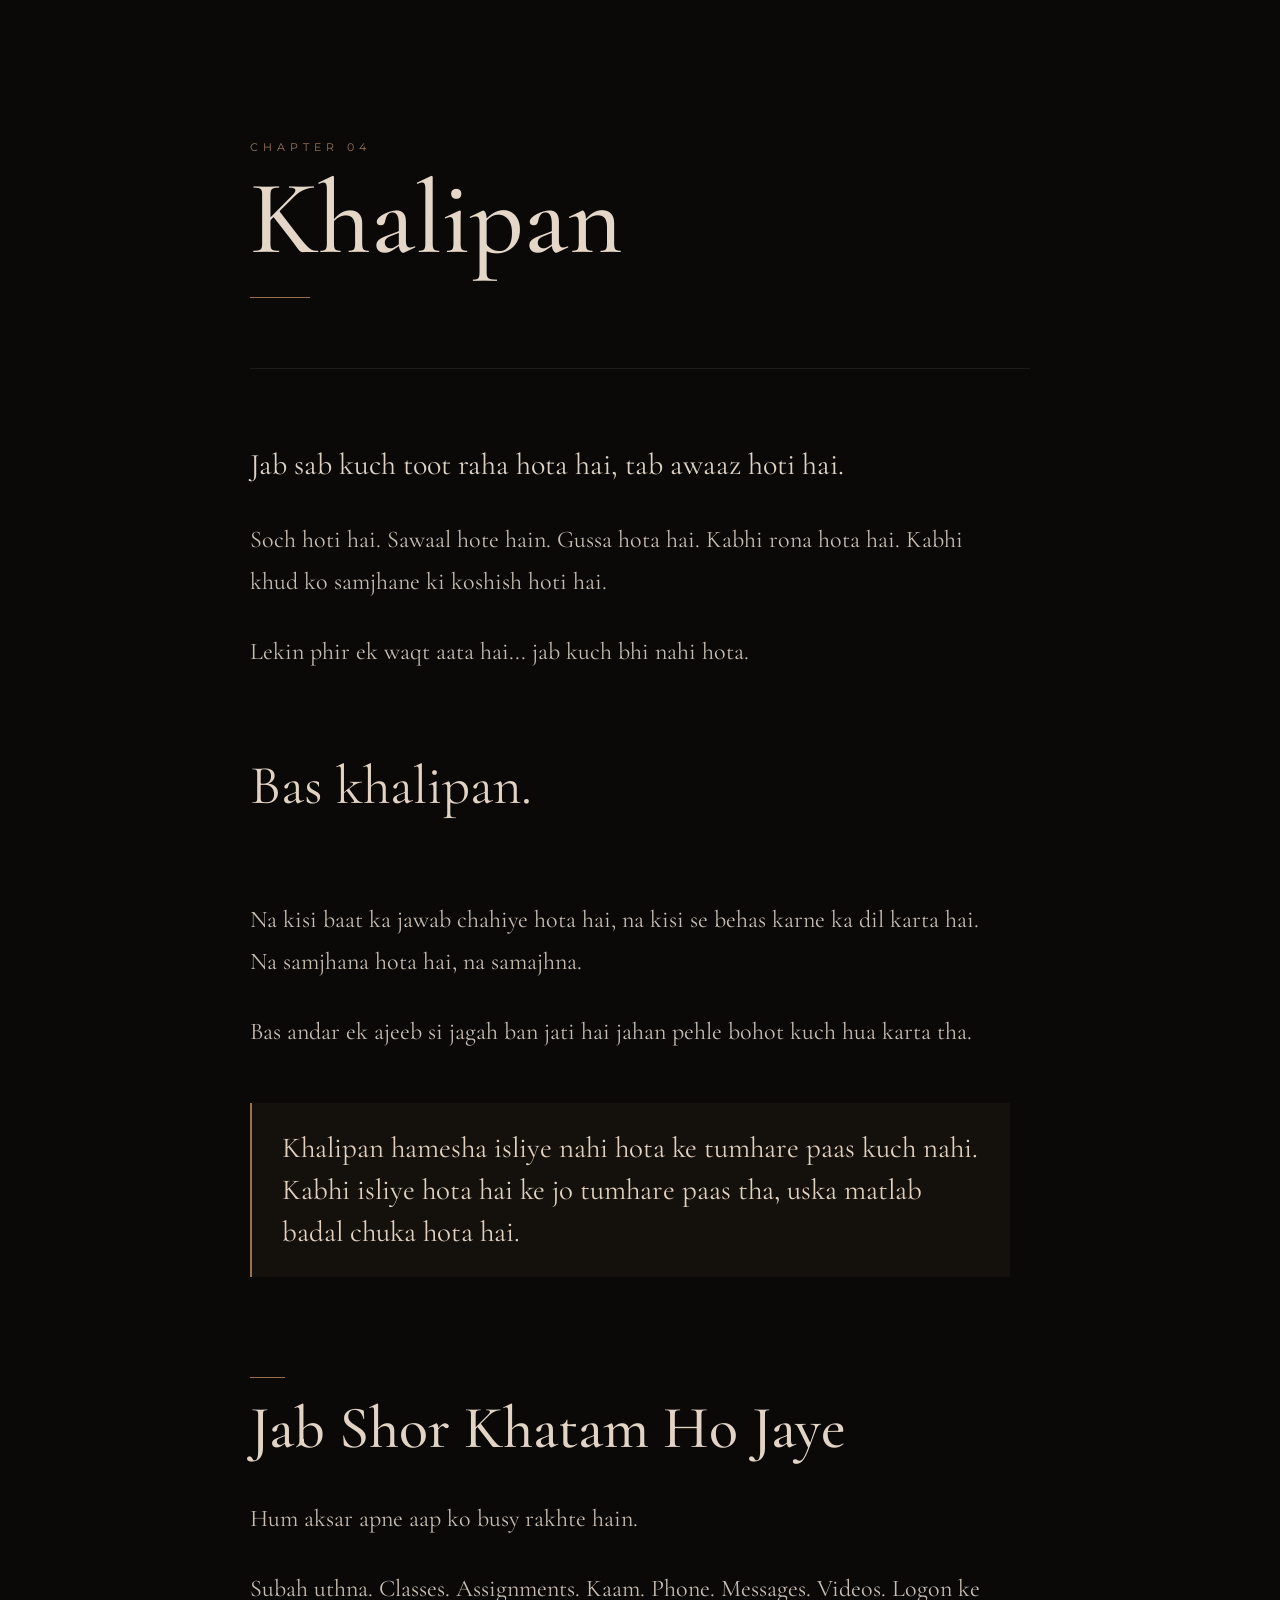
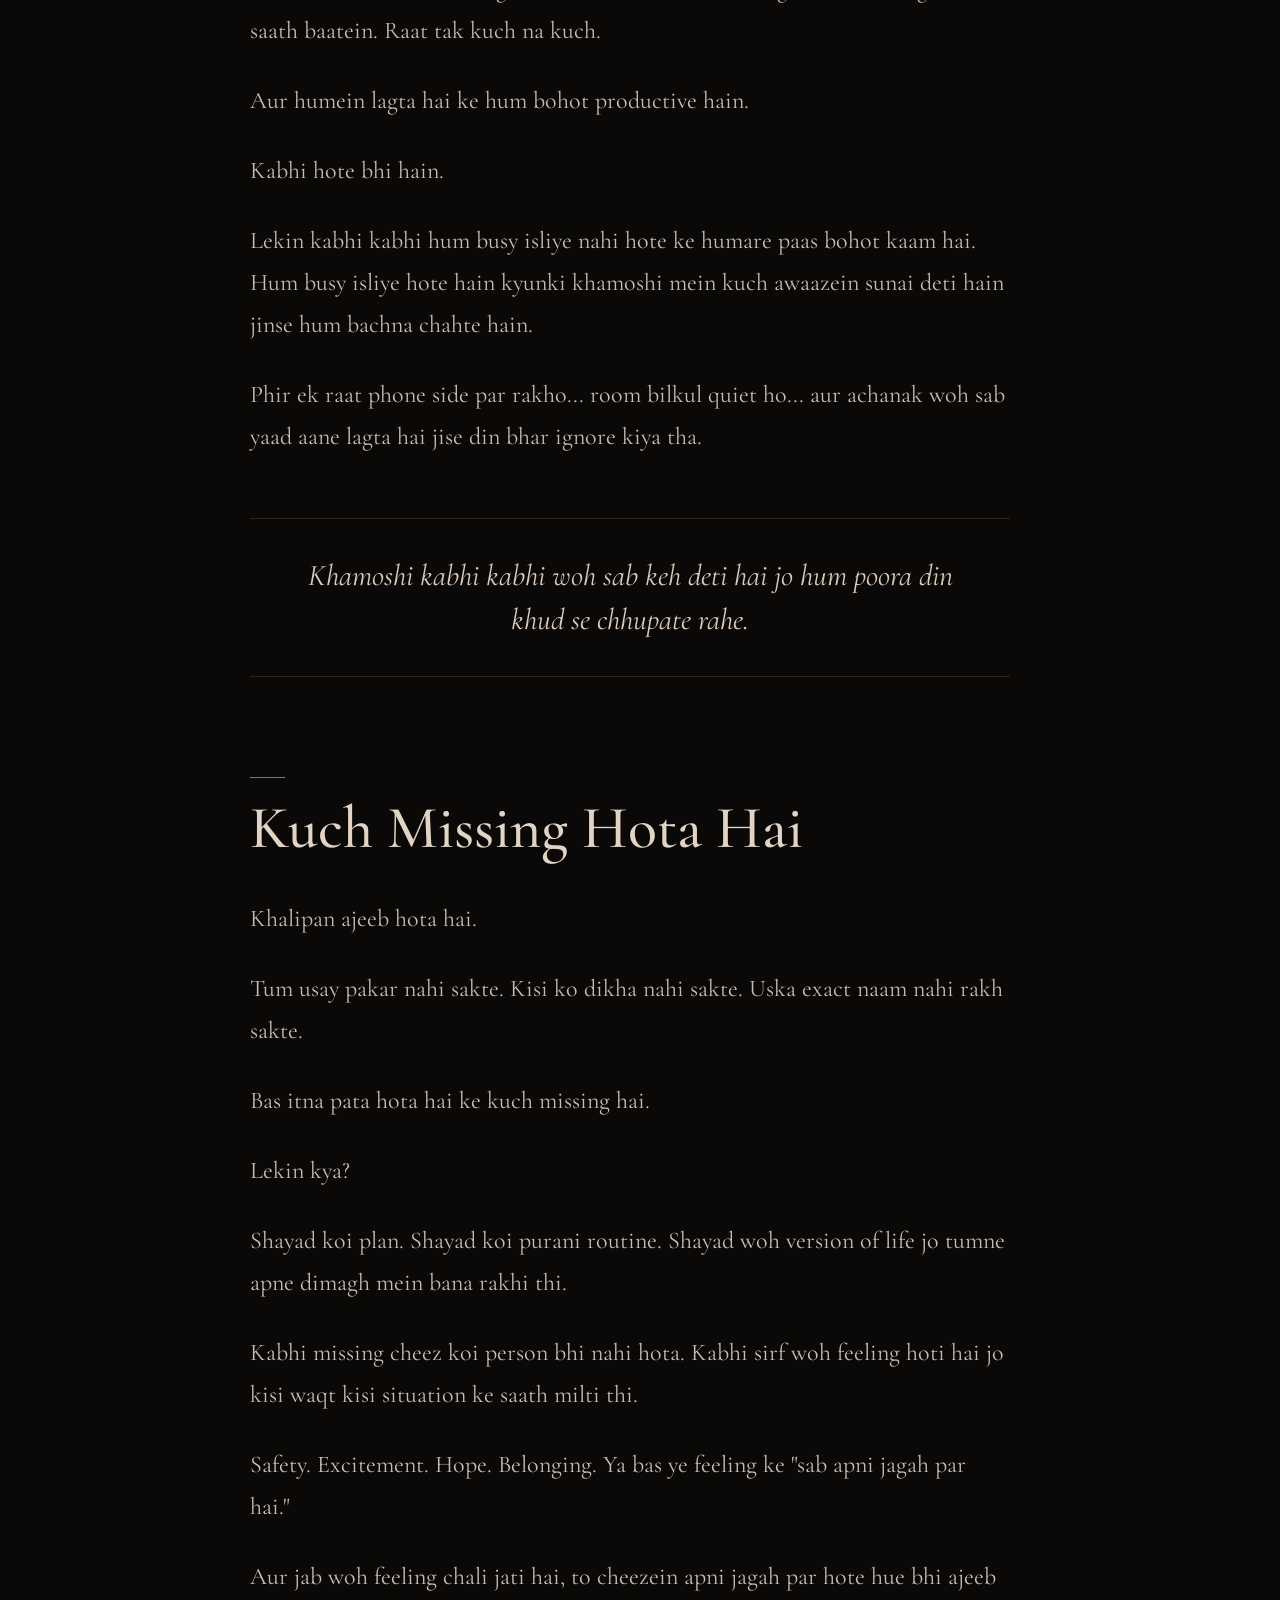
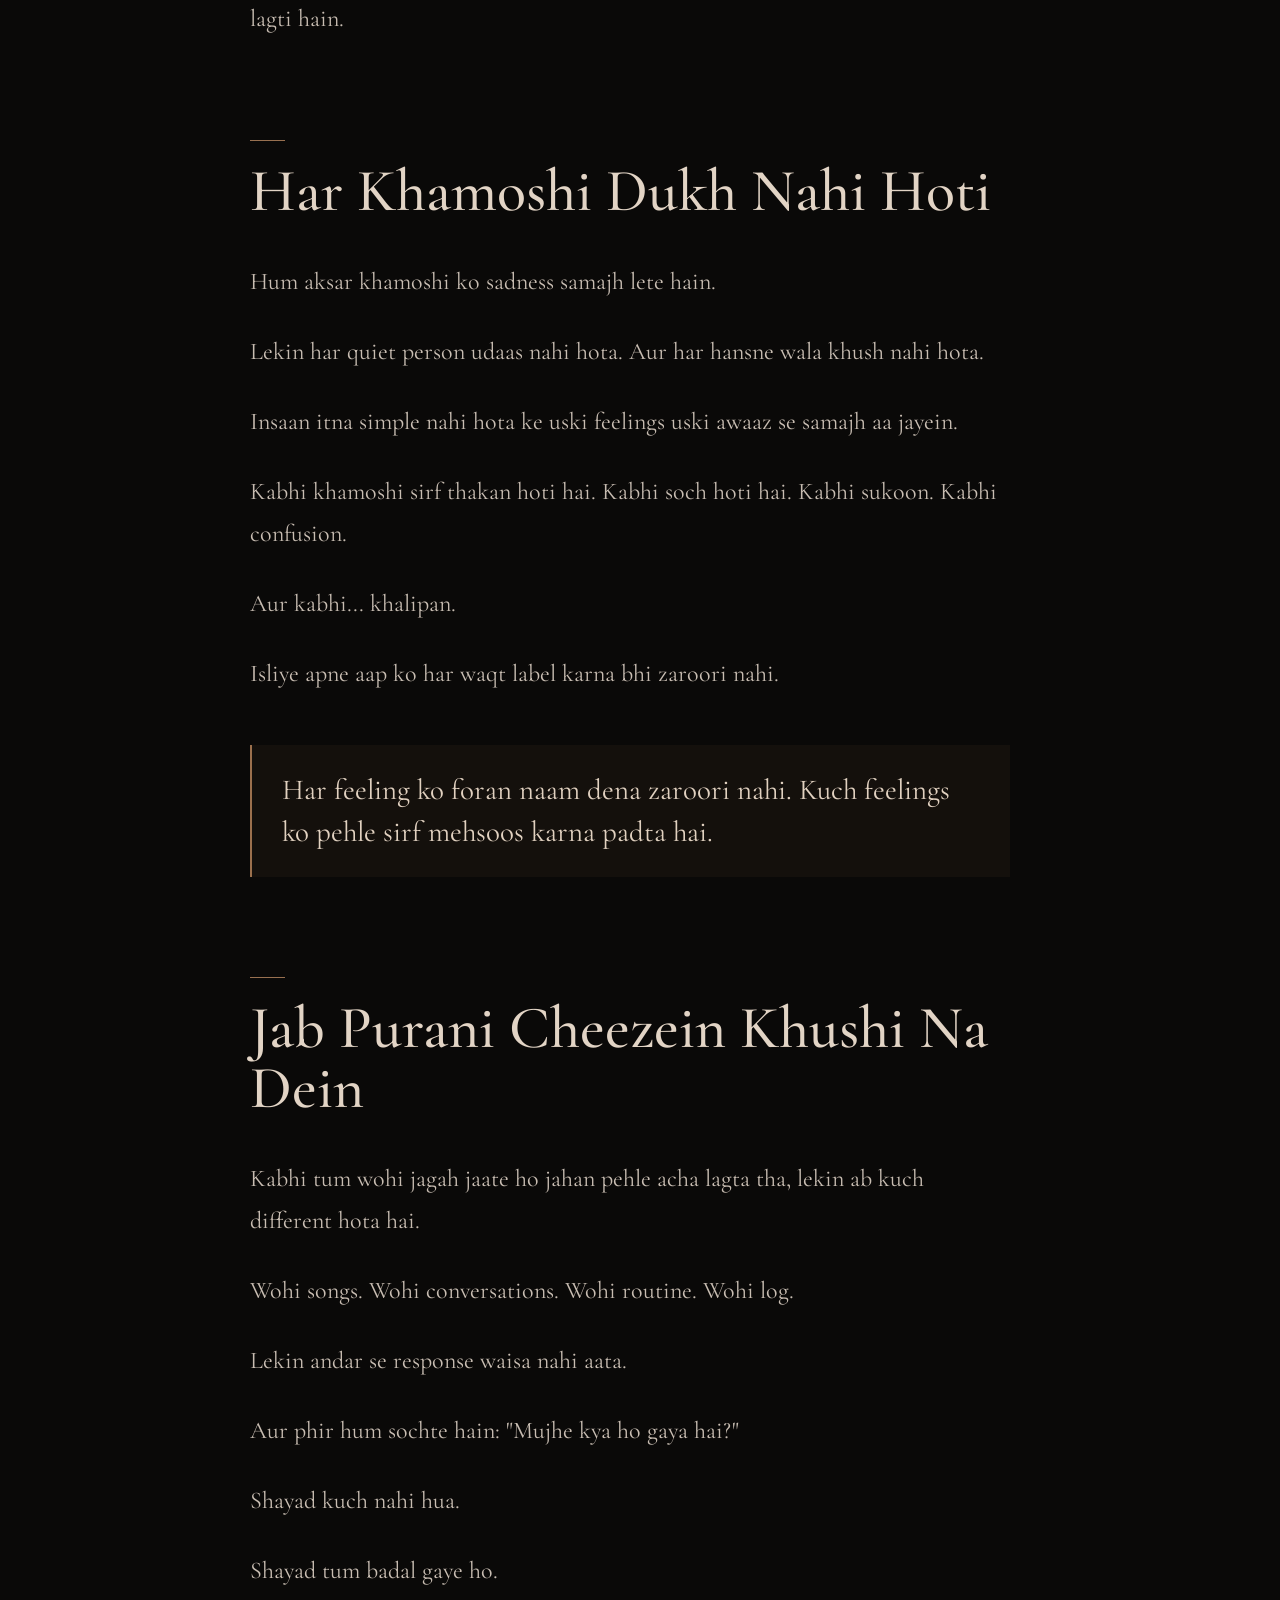
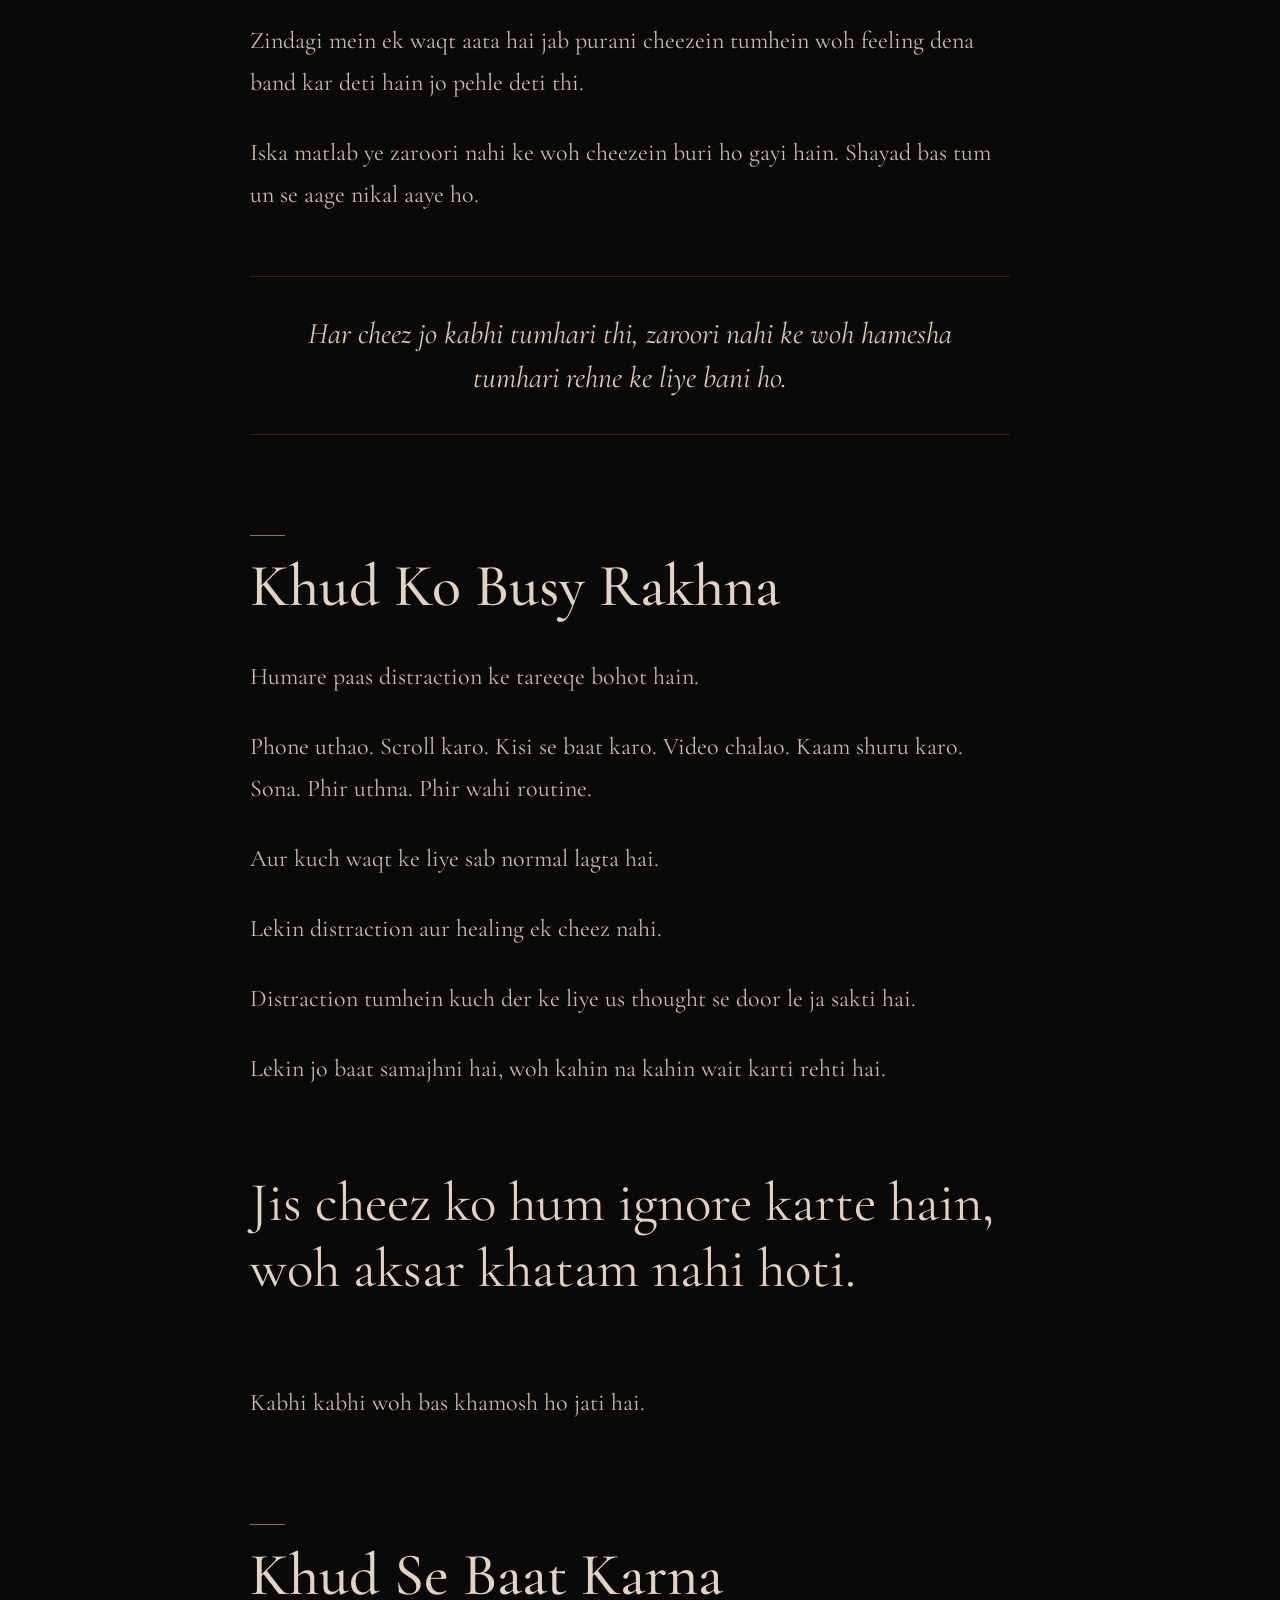
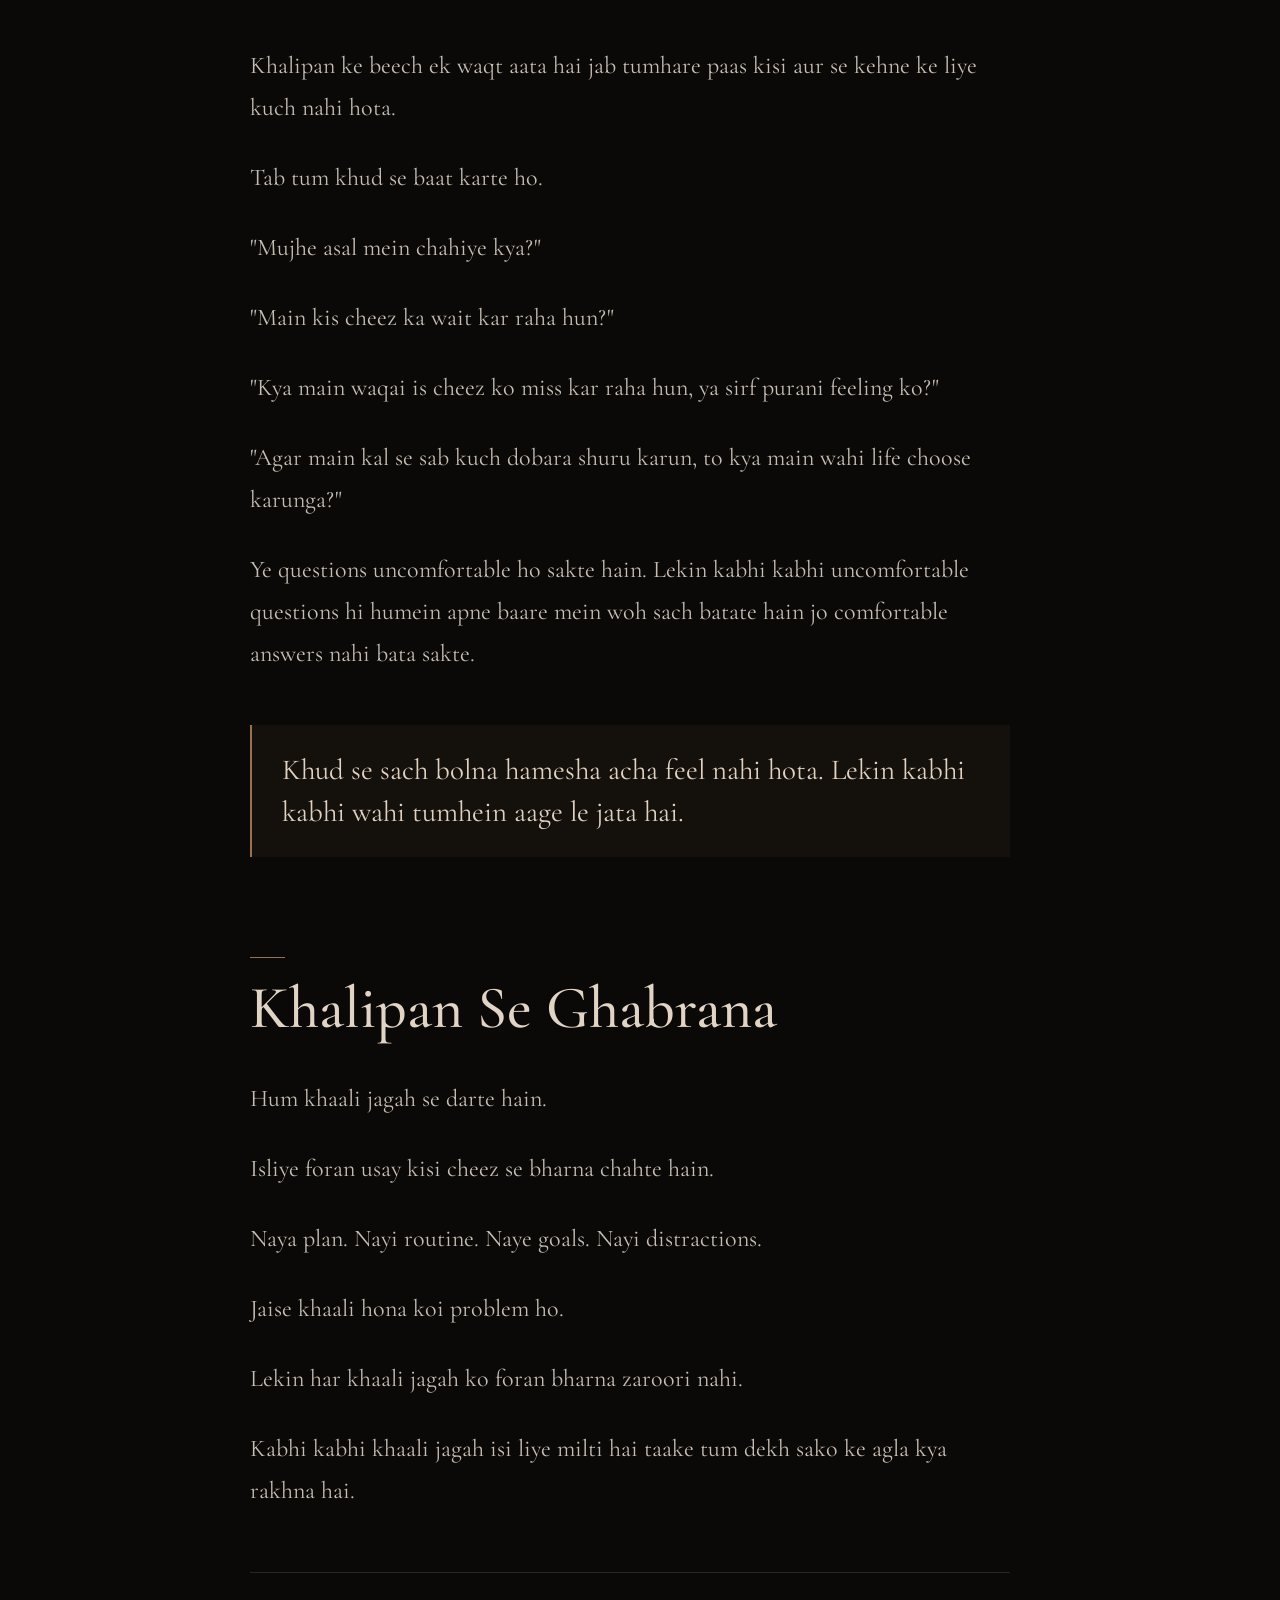
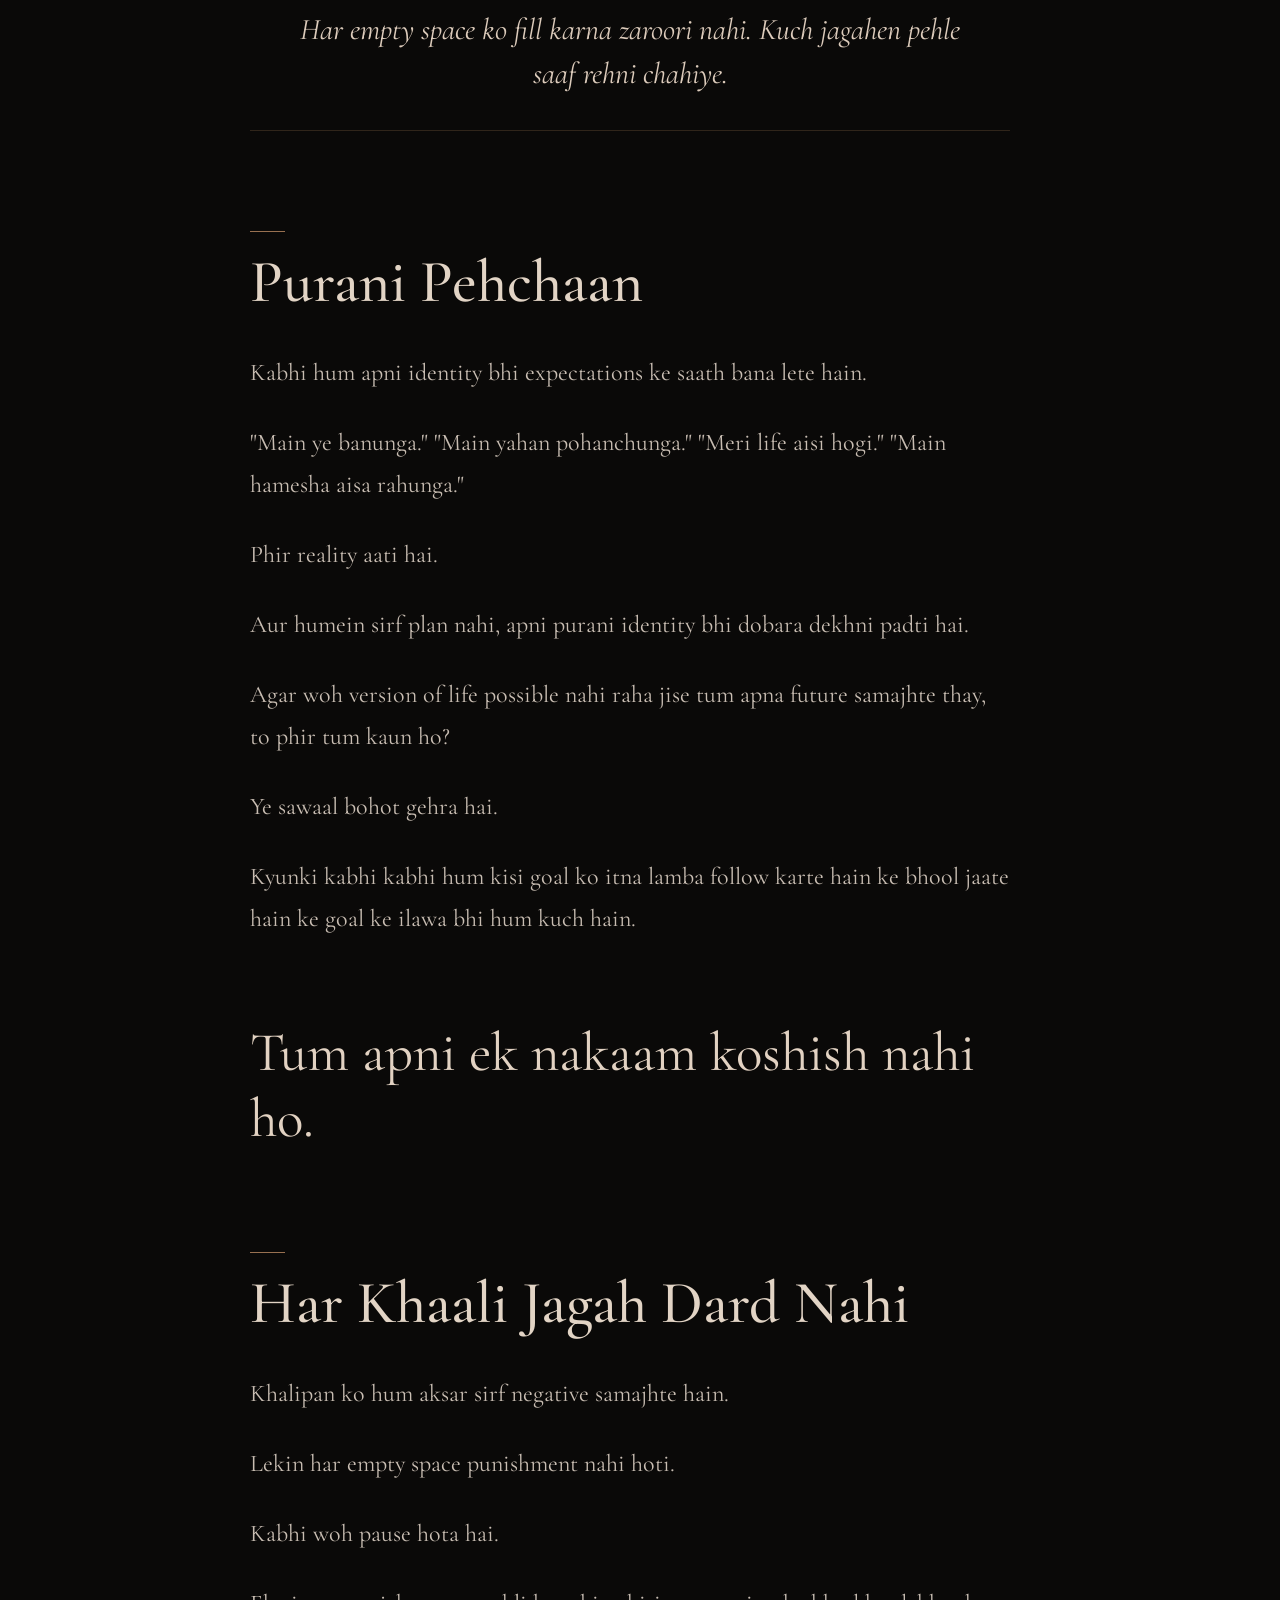
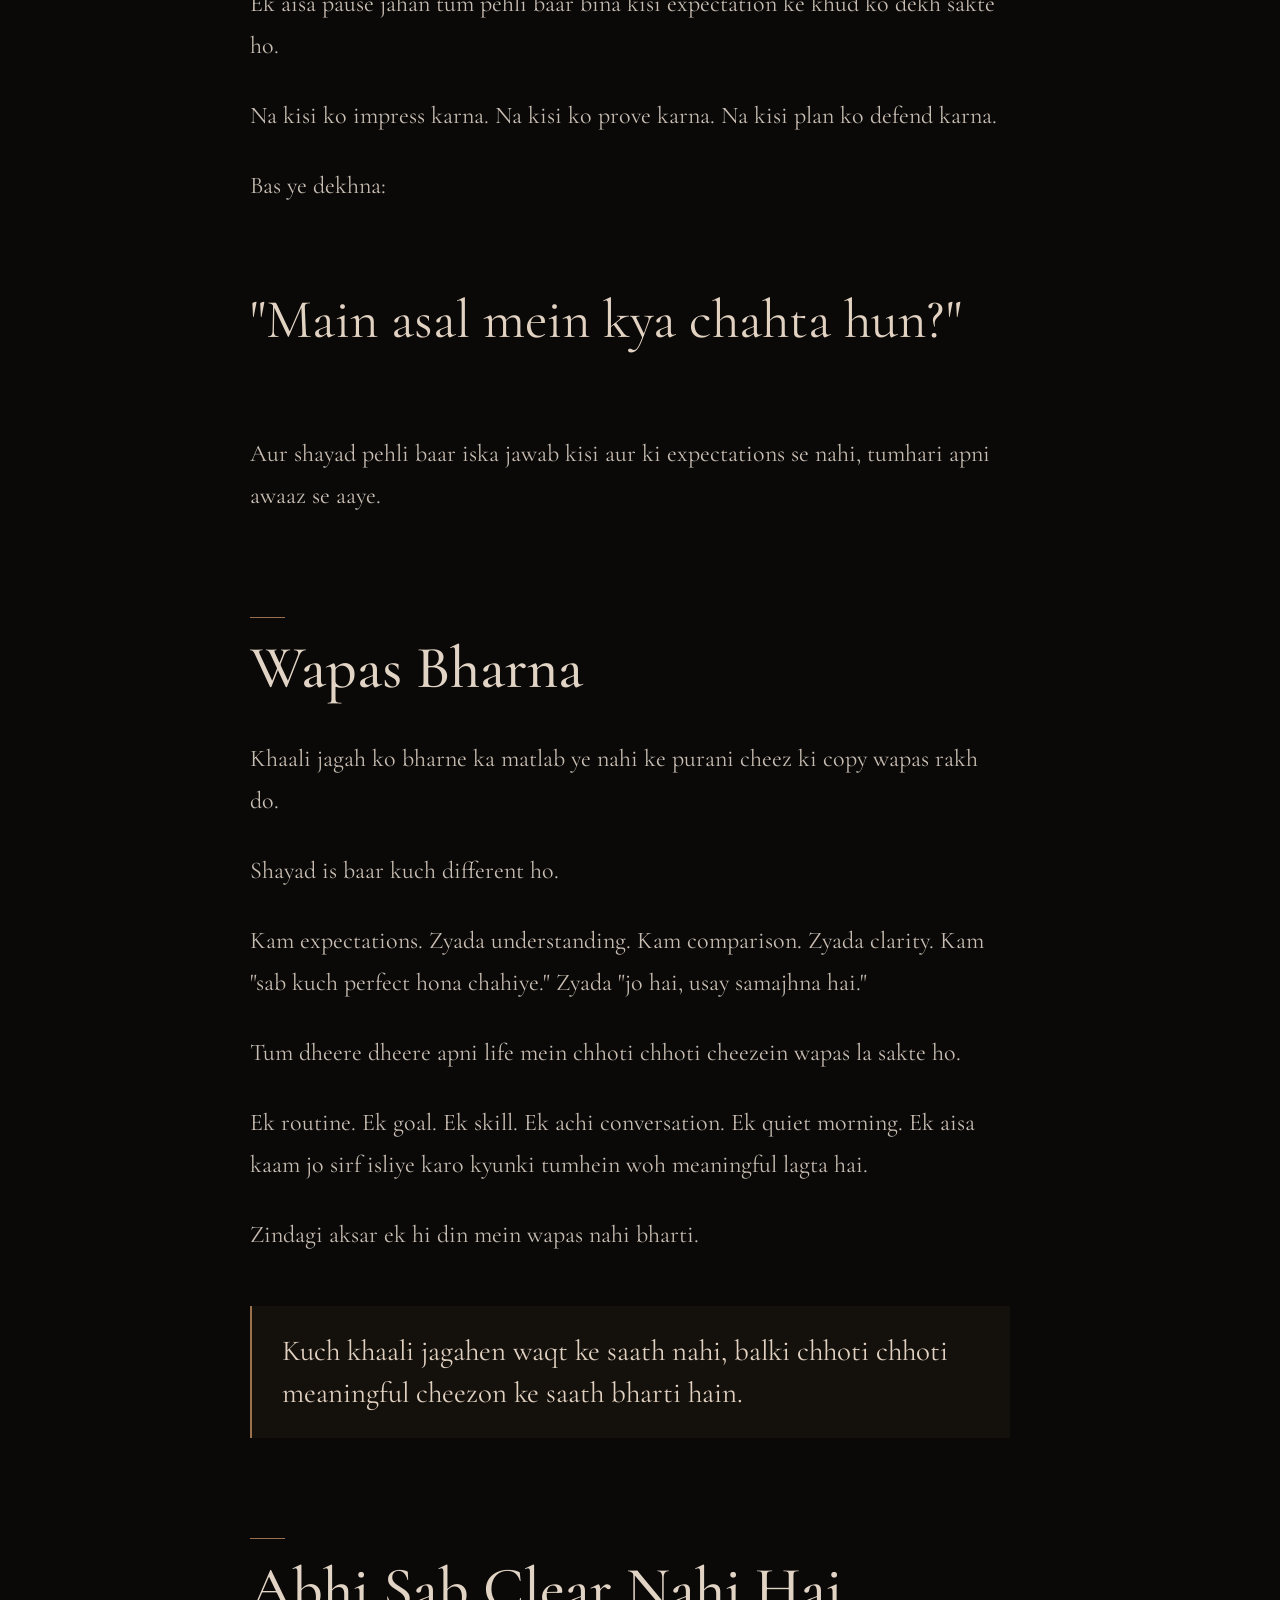
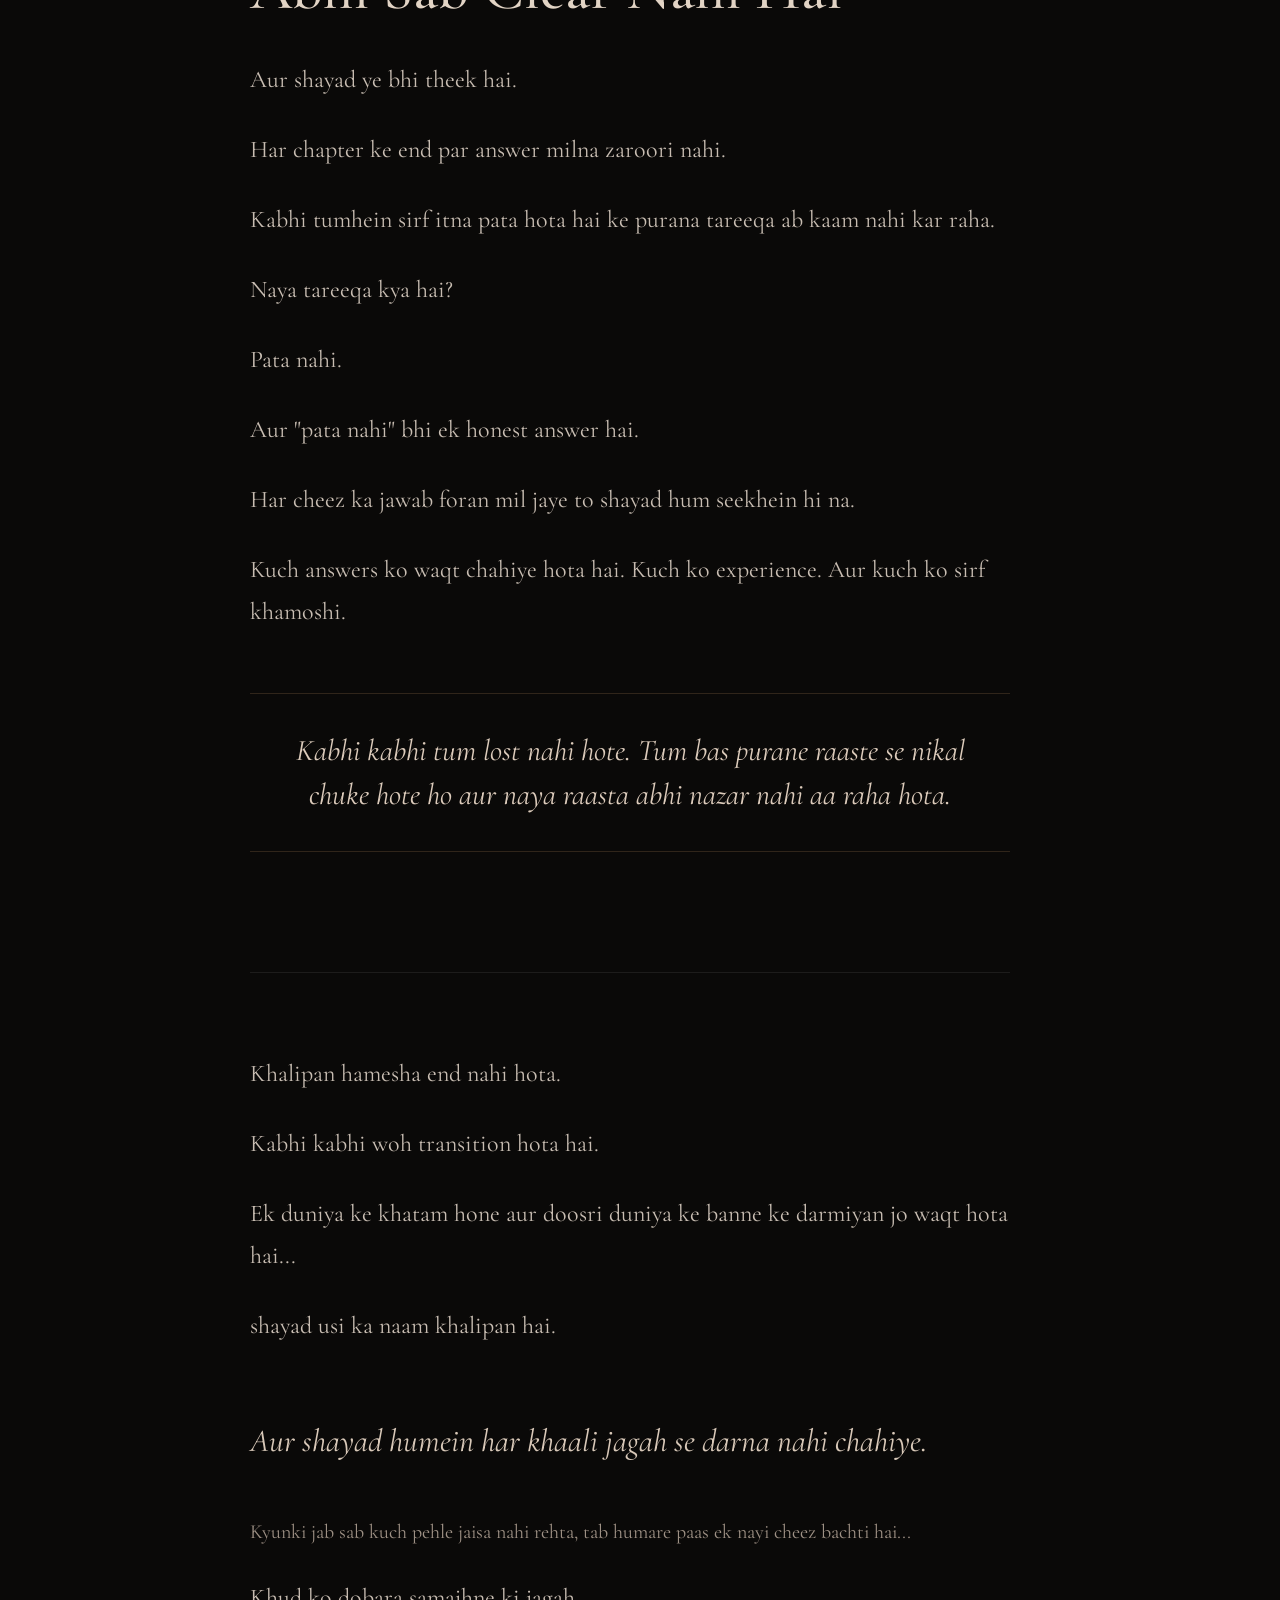
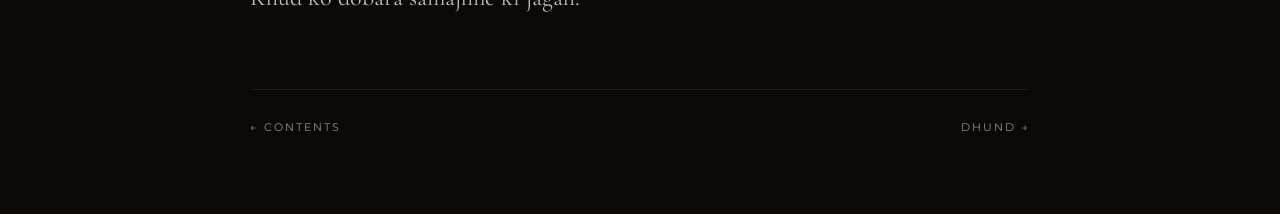
<file: chapters/chapter4.html>
<!DOCTYPE html>
<html lang="en">
<head>

    <meta charset="UTF-8">

    <meta name="viewport" content="width=device-width, initial-scale=1.0">

    <title>Khalipan — Haqeeqat Ke Pehle</title>

    <link rel="stylesheet" href="../style.css">

</head>


<body>

    <main class="reading-page">


        <!-- ================= CHAPTER HEADING ================= -->

        <header class="chapter-heading">

            <p>CHAPTER 04</p>

            <h1>Khalipan</h1>

            <div class="chapter-line"></div>

        </header>



        <!-- ================= CHAPTER TEXT ================= -->

        <article class="chapter-text">


            <p>
                Jab sab kuch toot raha hota hai,
                tab awaaz hoti hai.
            </p>

            <p>
                Soch hoti hai.
                Sawaal hote hain.
                Gussa hota hai.
                Kabhi rona hota hai.
                Kabhi khud ko samjhane ki koshish hoti hai.
            </p>

            <p>
                Lekin phir ek waqt aata hai...
                jab kuch bhi nahi hota.
            </p>

            <p class="big-line">
                Bas khalipan.
            </p>

            <p>
                Na kisi baat ka jawab chahiye hota hai,
                na kisi se behas karne ka dil karta hai.
                Na samjhana hota hai,
                na samajhna.
            </p>

            <p>
                Bas andar ek ajeeb si jagah ban jati hai
                jahan pehle bohot kuch hua karta tha.
            </p>

            <p class="highlight">
                Khalipan hamesha isliye nahi hota ke tumhare paas kuch nahi.
                Kabhi isliye hota hai ke jo tumhare paas tha,
                uska matlab badal chuka hota hai.
            </p>



            <!-- ================= SECTION 1 ================= -->

            <h2>Jab Shor Khatam Ho Jaye</h2>


            <p>
                Hum aksar apne aap ko busy rakhte hain.
            </p>

            <p>
                Subah uthna.
                Classes.
                Assignments.
                Kaam.
                Phone.
                Messages.
                Videos.
                Logon ke saath baatein.
                Raat tak kuch na kuch.
            </p>

            <p>
                Aur humein lagta hai ke hum bohot productive hain.
            </p>

            <p>
                Kabhi hote bhi hain.
            </p>

            <p>
                Lekin kabhi kabhi hum busy isliye nahi hote
                ke humare paas bohot kaam hai.
                Hum busy isliye hote hain
                kyunki khamoshi mein kuch awaazein sunai deti hain
                jinse hum bachna chahte hain.
            </p>

            <p>
                Phir ek raat phone side par rakho...
                room bilkul quiet ho...
                aur achanak woh sab yaad aane lagta hai
                jise din bhar ignore kiya tha.
            </p>

            <p class="quote-box">
                Khamoshi kabhi kabhi woh sab keh deti hai
                jo hum poora din khud se chhupate rahe.
            </p>



            <!-- ================= SECTION 2 ================= -->

            <h2>Kuch Missing Hota Hai</h2>


            <p>
                Khalipan ajeeb hota hai.
            </p>

            <p>
                Tum usay pakar nahi sakte.
                Kisi ko dikha nahi sakte.
                Uska exact naam nahi rakh sakte.
            </p>

            <p>
                Bas itna pata hota hai
                ke kuch missing hai.
            </p>

            <p>
                Lekin kya?
            </p>

            <p>
                Shayad koi plan.
                Shayad koi purani routine.
                Shayad woh version of life
                jo tumne apne dimagh mein bana rakhi thi.
            </p>

            <p>
                Kabhi missing cheez koi person bhi nahi hota.
                Kabhi sirf woh feeling hoti hai
                jo kisi waqt kisi situation ke saath milti thi.
            </p>

            <p>
                Safety.
                Excitement.
                Hope.
                Belonging.
                Ya bas ye feeling ke
                "sab apni jagah par hai."
            </p>

            <p>
                Aur jab woh feeling chali jati hai,
                to cheezein apni jagah par hote hue bhi
                ajeeb lagti hain.
            </p>



            <!-- ================= SECTION 3 ================= -->

            <h2>Har Khamoshi Dukh Nahi Hoti</h2>


            <p>
                Hum aksar khamoshi ko sadness samajh lete hain.
            </p>

            <p>
                Lekin har quiet person udaas nahi hota.
                Aur har hansne wala khush nahi hota.
            </p>

            <p>
                Insaan itna simple nahi hota
                ke uski feelings uski awaaz se samajh aa jayein.
            </p>

            <p>
                Kabhi khamoshi sirf thakan hoti hai.
                Kabhi soch hoti hai.
                Kabhi sukoon.
                Kabhi confusion.
            </p>

            <p>
                Aur kabhi...
                khalipan.
            </p>

            <p>
                Isliye apne aap ko har waqt label karna bhi zaroori nahi.
            </p>

            <p class="highlight">
                Har feeling ko foran naam dena zaroori nahi.
                Kuch feelings ko pehle sirf mehsoos karna padta hai.
            </p>



            <!-- ================= SECTION 4 ================= -->

            <h2>Jab Purani Cheezein Khushi Na Dein</h2>


            <p>
                Kabhi tum wohi jagah jaate ho
                jahan pehle acha lagta tha,
                lekin ab kuch different hota hai.
            </p>

            <p>
                Wohi songs.
                Wohi conversations.
                Wohi routine.
                Wohi log.
            </p>

            <p>
                Lekin andar se response waisa nahi aata.
            </p>

            <p>
                Aur phir hum sochte hain:
                "Mujhe kya ho gaya hai?"
            </p>

            <p>
                Shayad kuch nahi hua.
            </p>

            <p>
                Shayad tum badal gaye ho.
            </p>

            <p>
                Zindagi mein ek waqt aata hai
                jab purani cheezein tumhein woh feeling dena band kar deti hain
                jo pehle deti thi.
            </p>

            <p>
                Iska matlab ye zaroori nahi ke woh cheezein buri ho gayi hain.
                Shayad bas tum un se aage nikal aaye ho.
            </p>

            <p class="quote-box">
                Har cheez jo kabhi tumhari thi,
                zaroori nahi ke woh hamesha tumhari rehne ke liye bani ho.
            </p>



            <!-- ================= SECTION 5 ================= -->

            <h2>Khud Ko Busy Rakhna</h2>


            <p>
                Humare paas distraction ke tareeqe bohot hain.
            </p>

            <p>
                Phone uthao.
                Scroll karo.
                Kisi se baat karo.
                Video chalao.
                Kaam shuru karo.
                Sona.
                Phir uthna.
                Phir wahi routine.
            </p>

            <p>
                Aur kuch waqt ke liye sab normal lagta hai.
            </p>

            <p>
                Lekin distraction aur healing ek cheez nahi.
            </p>

            <p>
                Distraction tumhein kuch der ke liye
                us thought se door le ja sakti hai.
            </p>

            <p>
                Lekin jo baat samajhni hai,
                woh kahin na kahin wait karti rehti hai.
            </p>

            <p class="big-line">
                Jis cheez ko hum ignore karte hain,
                woh aksar khatam nahi hoti.
            </p>

            <p>
                Kabhi kabhi woh bas khamosh ho jati hai.
            </p>



            <!-- ================= SECTION 6 ================= -->

            <h2>Khud Se Baat Karna</h2>


            <p>
                Khalipan ke beech ek waqt aata hai
                jab tumhare paas kisi aur se kehne ke liye kuch nahi hota.
            </p>

            <p>
                Tab tum khud se baat karte ho.
            </p>

            <p>
                "Mujhe asal mein chahiye kya?"
            </p>

            <p>
                "Main kis cheez ka wait kar raha hun?"
            </p>

            <p>
                "Kya main waqai is cheez ko miss kar raha hun,
                ya sirf purani feeling ko?"
            </p>

            <p>
                "Agar main kal se sab kuch dobara shuru karun,
                to kya main wahi life choose karunga?"
            </p>

            <p>
                Ye questions uncomfortable ho sakte hain.
                Lekin kabhi kabhi uncomfortable questions hi
                humein apne baare mein woh sach batate hain
                jo comfortable answers nahi bata sakte.
            </p>

            <p class="highlight">
                Khud se sach bolna hamesha acha feel nahi hota.
                Lekin kabhi kabhi wahi tumhein aage le jata hai.
            </p>



            <!-- ================= SECTION 7 ================= -->

            <h2>Khalipan Se Ghabrana</h2>


            <p>
                Hum khaali jagah se darte hain.
            </p>

            <p>
                Isliye foran usay kisi cheez se bharna chahte hain.
            </p>

            <p>
                Naya plan.
                Nayi routine.
                Naye goals.
                Nayi distractions.
            </p>

            <p>
                Jaise khaali hona koi problem ho.
            </p>

            <p>
                Lekin har khaali jagah ko foran bharna zaroori nahi.
            </p>

            <p>
                Kabhi kabhi khaali jagah isi liye milti hai
                taake tum dekh sako
                ke agla kya rakhna hai.
            </p>

            <p class="quote-box">
                Har empty space ko fill karna zaroori nahi.
                Kuch jagahen pehle saaf rehni chahiye.
            </p>



            <!-- ================= SECTION 8 ================= -->

            <h2>Purani Pehchaan</h2>


            <p>
                Kabhi hum apni identity bhi expectations ke saath bana lete hain.
            </p>

            <p>
                "Main ye banunga."
                "Main yahan pohanchunga."
                "Meri life aisi hogi."
                "Main hamesha aisa rahunga."
            </p>

            <p>
                Phir reality aati hai.
            </p>

            <p>
                Aur humein sirf plan nahi,
                apni purani identity bhi dobara dekhni padti hai.
            </p>

            <p>
                Agar woh version of life possible nahi raha
                jise tum apna future samajhte thay,
                to phir tum kaun ho?
            </p>

            <p>
                Ye sawaal bohot gehra hai.
            </p>

            <p>
                Kyunki kabhi kabhi hum kisi goal ko itna lamba follow karte hain
                ke bhool jaate hain
                ke goal ke ilawa bhi hum kuch hain.
            </p>

            <p class="big-line">
                Tum apni ek nakaam koshish nahi ho.
            </p>



            <!-- ================= SECTION 9 ================= -->

            <h2>Har Khaali Jagah Dard Nahi</h2>


            <p>
                Khalipan ko hum aksar sirf negative samajhte hain.
            </p>

            <p>
                Lekin har empty space punishment nahi hoti.
            </p>

            <p>
                Kabhi woh pause hota hai.
            </p>

            <p>
                Ek aisa pause jahan tum pehli baar
                bina kisi expectation ke
                khud ko dekh sakte ho.
            </p>

            <p>
                Na kisi ko impress karna.
                Na kisi ko prove karna.
                Na kisi plan ko defend karna.
            </p>

            <p>
                Bas ye dekhna:
            </p>

            <p class="big-line">
                "Main asal mein kya chahta hun?"
            </p>

            <p>
                Aur shayad pehli baar iska jawab
                kisi aur ki expectations se nahi,
                tumhari apni awaaz se aaye.
            </p>



            <!-- ================= SECTION 10 ================= -->

            <h2>Wapas Bharna</h2>


            <p>
                Khaali jagah ko bharne ka matlab
                ye nahi ke purani cheez ki copy wapas rakh do.
            </p>

            <p>
                Shayad is baar kuch different ho.
            </p>

            <p>
                Kam expectations.
                Zyada understanding.
                Kam comparison.
                Zyada clarity.
                Kam "sab kuch perfect hona chahiye."
                Zyada "jo hai, usay samajhna hai."
            </p>

            <p>
                Tum dheere dheere apni life mein
                chhoti chhoti cheezein wapas la sakte ho.
            </p>

            <p>
                Ek routine.
                Ek goal.
                Ek skill.
                Ek achi conversation.
                Ek quiet morning.
                Ek aisa kaam jo sirf isliye karo
                kyunki tumhein woh meaningful lagta hai.
            </p>

            <p>
                Zindagi aksar ek hi din mein wapas nahi bharti.
            </p>

            <p class="highlight">
                Kuch khaali jagahen waqt ke saath nahi,
                balki chhoti chhoti meaningful cheezon ke saath bharti hain.
            </p>



            <!-- ================= SECTION 11 ================= -->

            <h2>Abhi Sab Clear Nahi Hai</h2>


            <p>
                Aur shayad ye bhi theek hai.
            </p>

            <p>
                Har chapter ke end par answer milna zaroori nahi.
            </p>

            <p>
                Kabhi tumhein sirf itna pata hota hai
                ke purana tareeqa ab kaam nahi kar raha.
            </p>

            <p>
                Naya tareeqa kya hai?
            </p>

            <p>
                Pata nahi.
            </p>

            <p>
                Aur "pata nahi" bhi ek honest answer hai.
            </p>

            <p>
                Har cheez ka jawab foran mil jaye
                to shayad hum seekhein hi na.
            </p>

            <p>
                Kuch answers ko waqt chahiye hota hai.
                Kuch ko experience.
                Aur kuch ko sirf khamoshi.
            </p>

            <p class="quote-box">
                Kabhi kabhi tum lost nahi hote.
                Tum bas purane raaste se nikal chuke hote ho
                aur naya raasta abhi nazar nahi aa raha hota.
            </p>



            <!-- ================= ENDING ================= -->

            <div class="ending">


                <p>
                    Khalipan hamesha end nahi hota.
                </p>

                <p>
                    Kabhi kabhi woh transition hota hai.
            </p>

                <p>
                    Ek duniya ke khatam hone
                    aur doosri duniya ke banne ke darmiyan
                    jo waqt hota hai...
                </p>

                <p>
                    shayad usi ka naam khalipan hai.
                </p>


                <p class="final-question">
                    Aur shayad humein har khaali jagah se darna nahi chahiye.
                </p>


                <p class="final-line">
                    Kyunki jab sab kuch pehle jaisa nahi rehta,
                    tab humare paas ek nayi cheez bachti hai...
                </p>


                <p class="final-word">
                    Khud ko dobara samajhne ki jagah.
                </p>


            </div>


        </article>



        <!-- ================= NAVIGATION ================= -->

        <nav class="chapter-navigation">

            <a href="../index.html">← Contents</a>


            <a href="chapter5.html">
                Dhund →
            </a>

        </nav>


    </main>


</body>
</html>
</file>
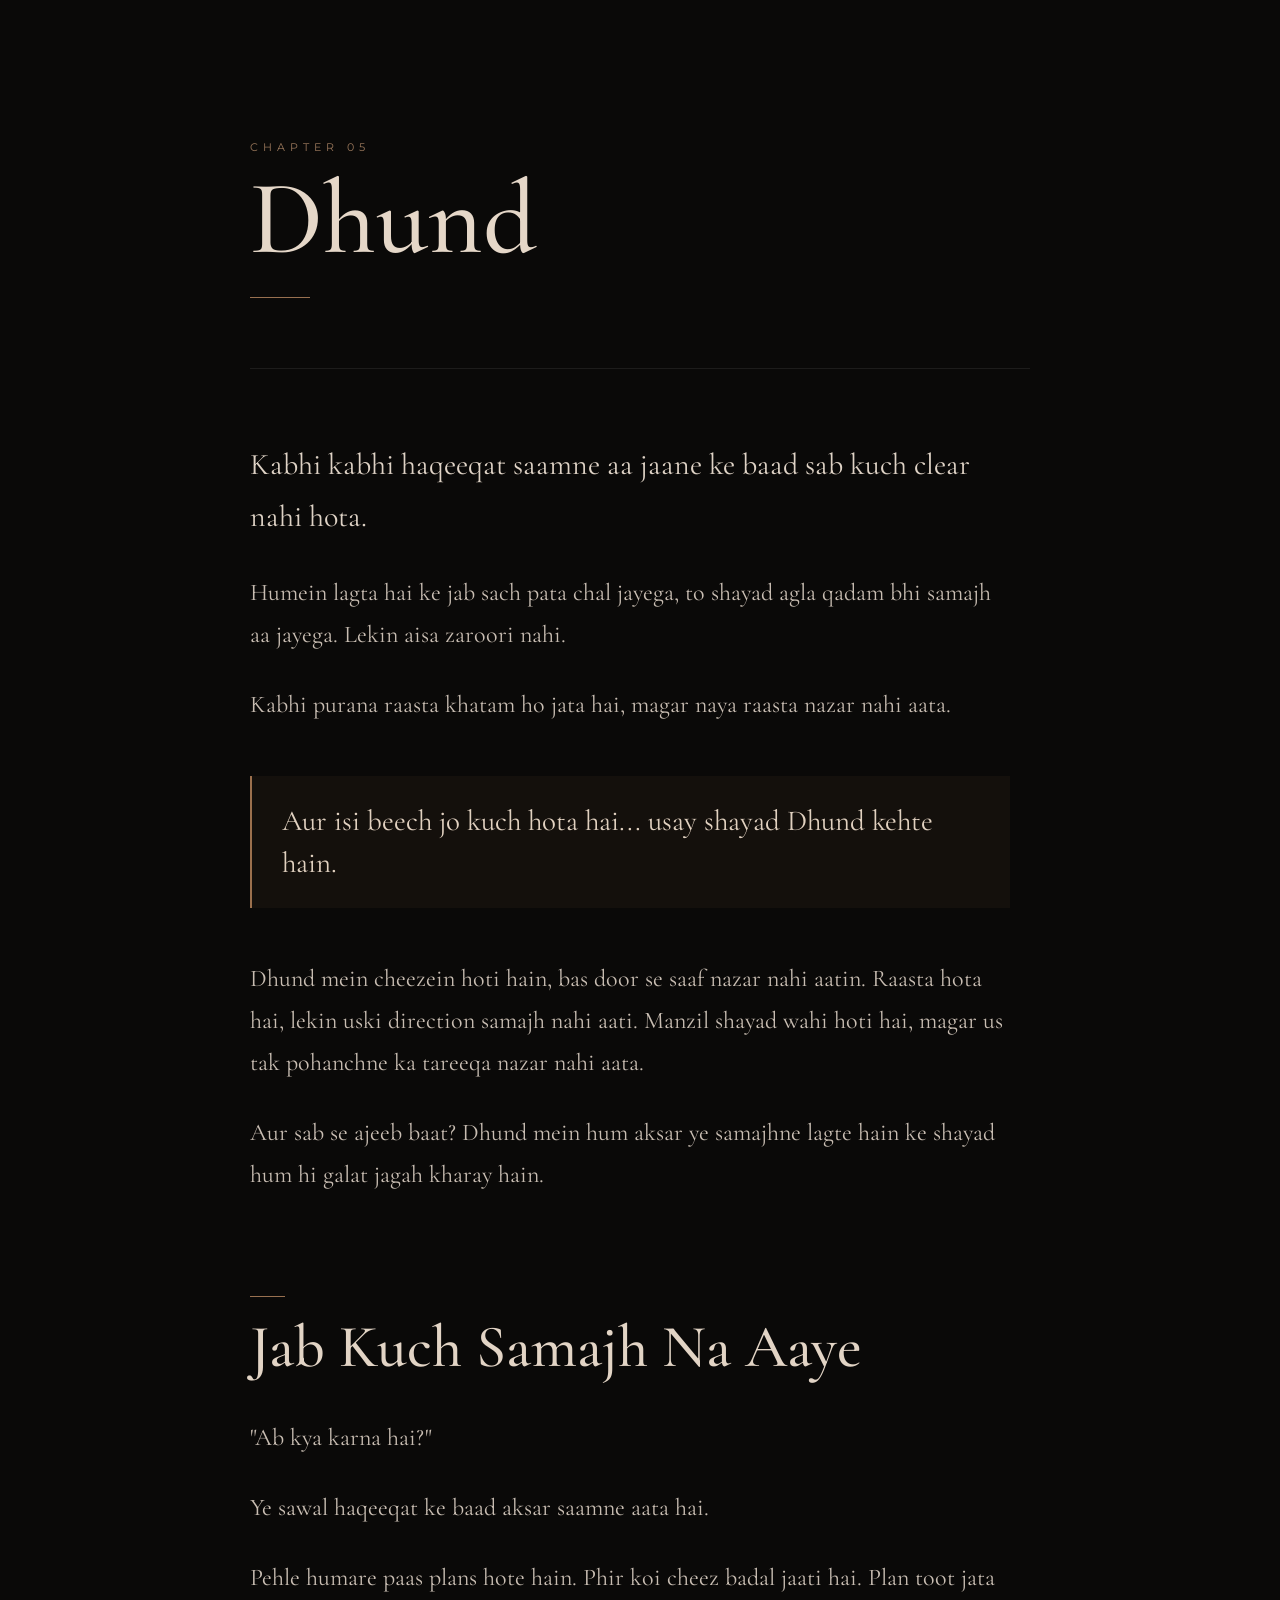
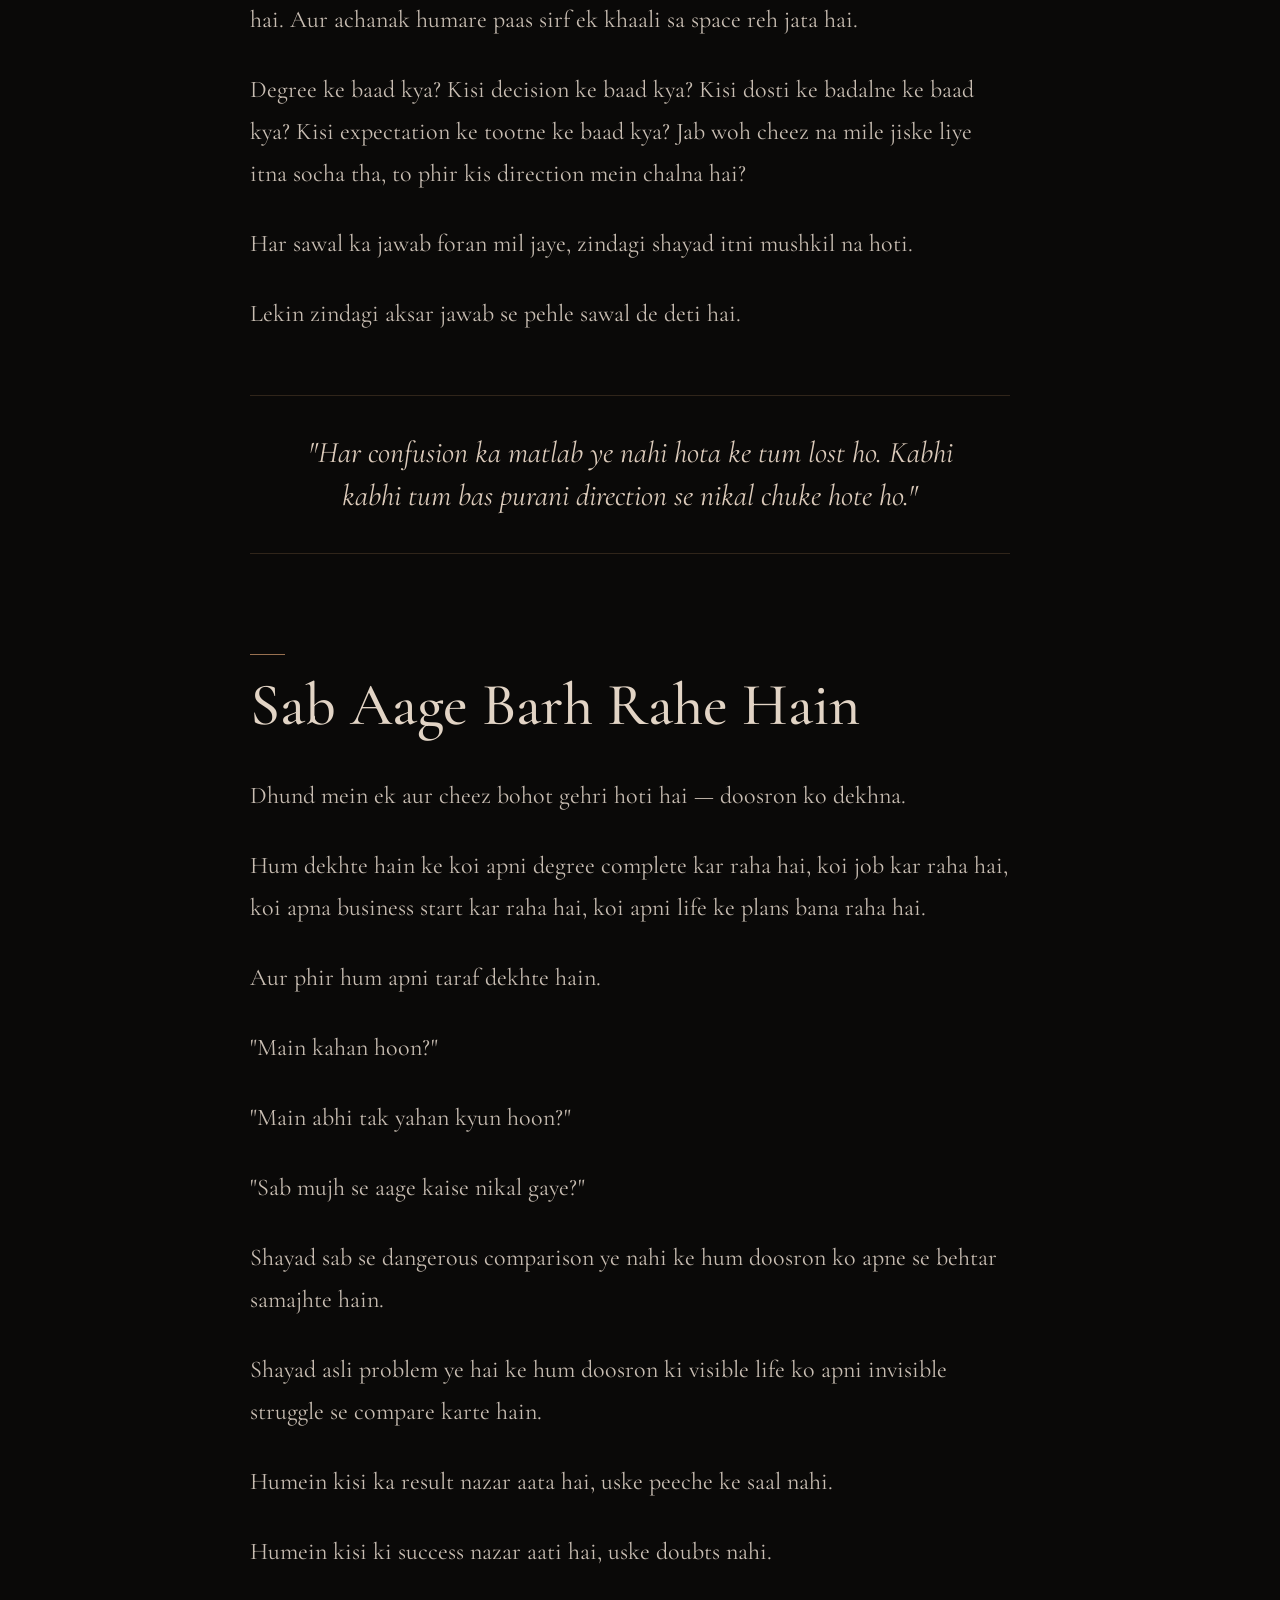
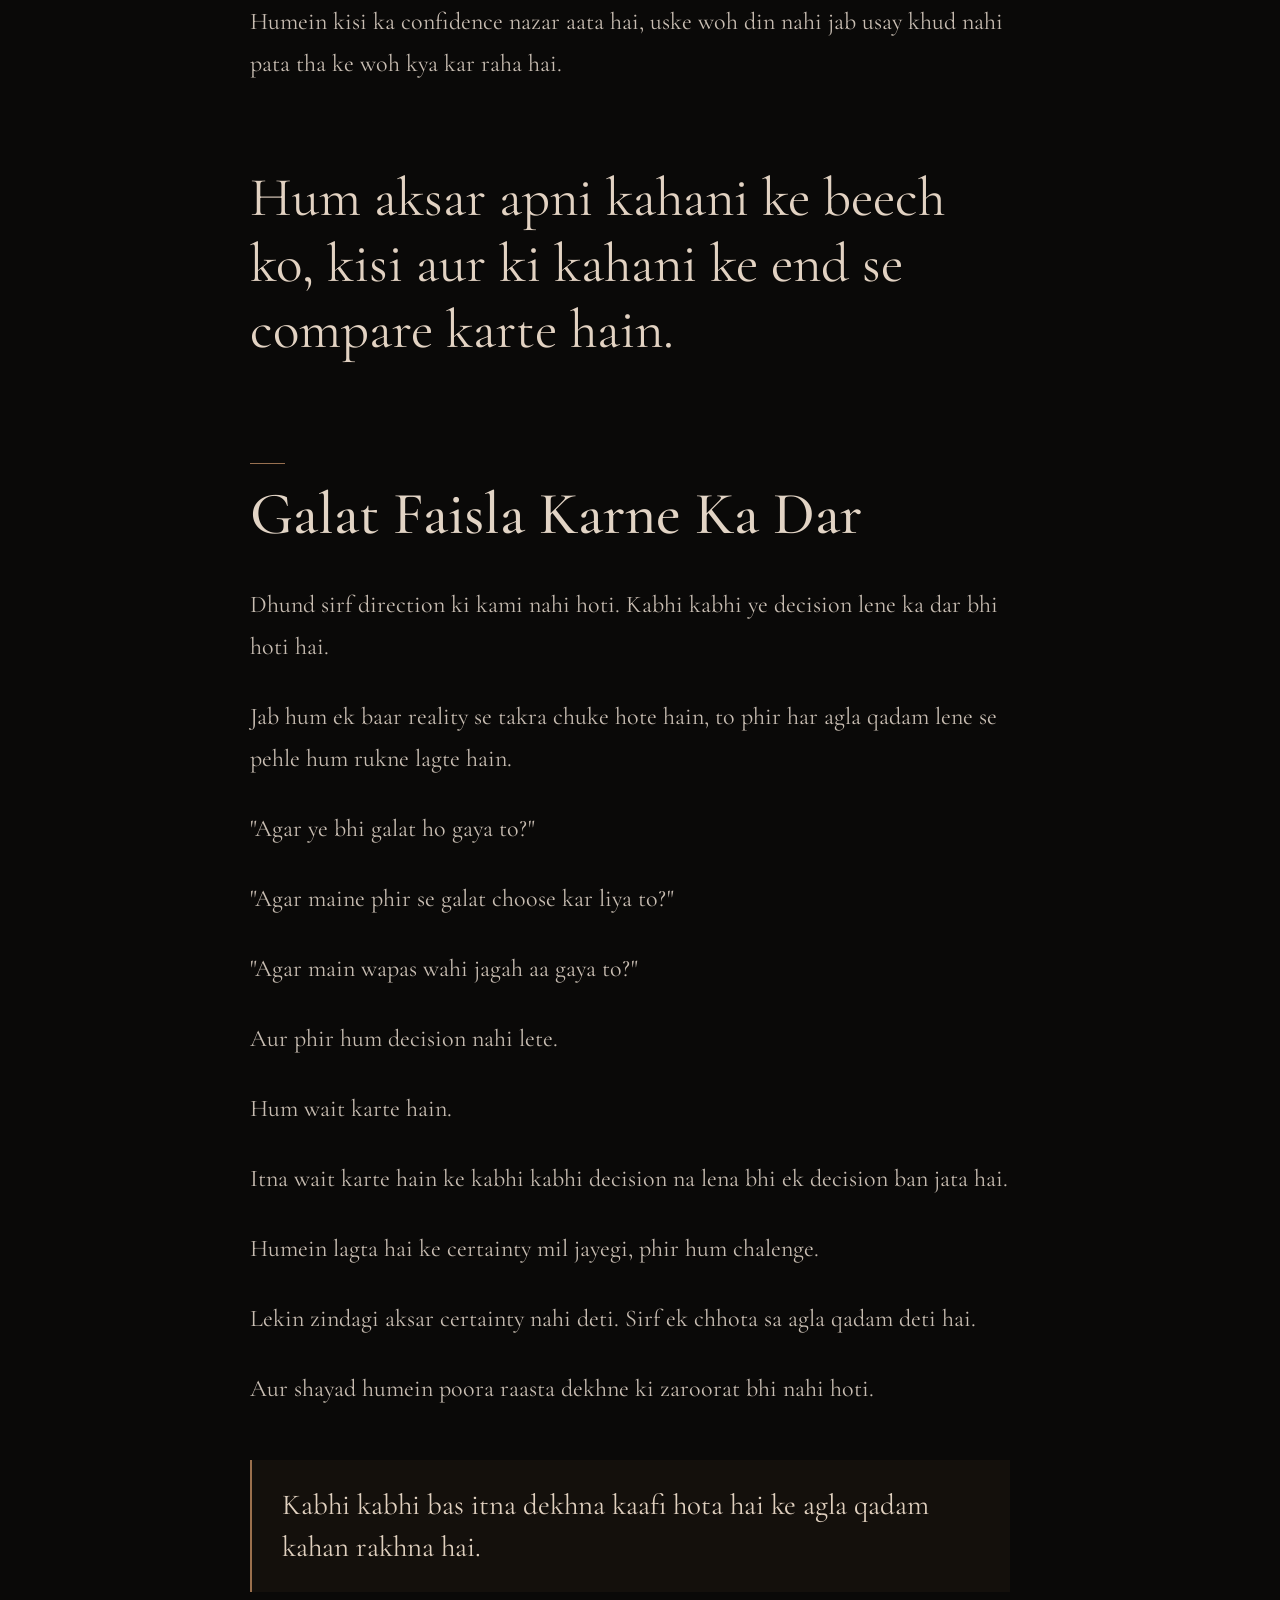
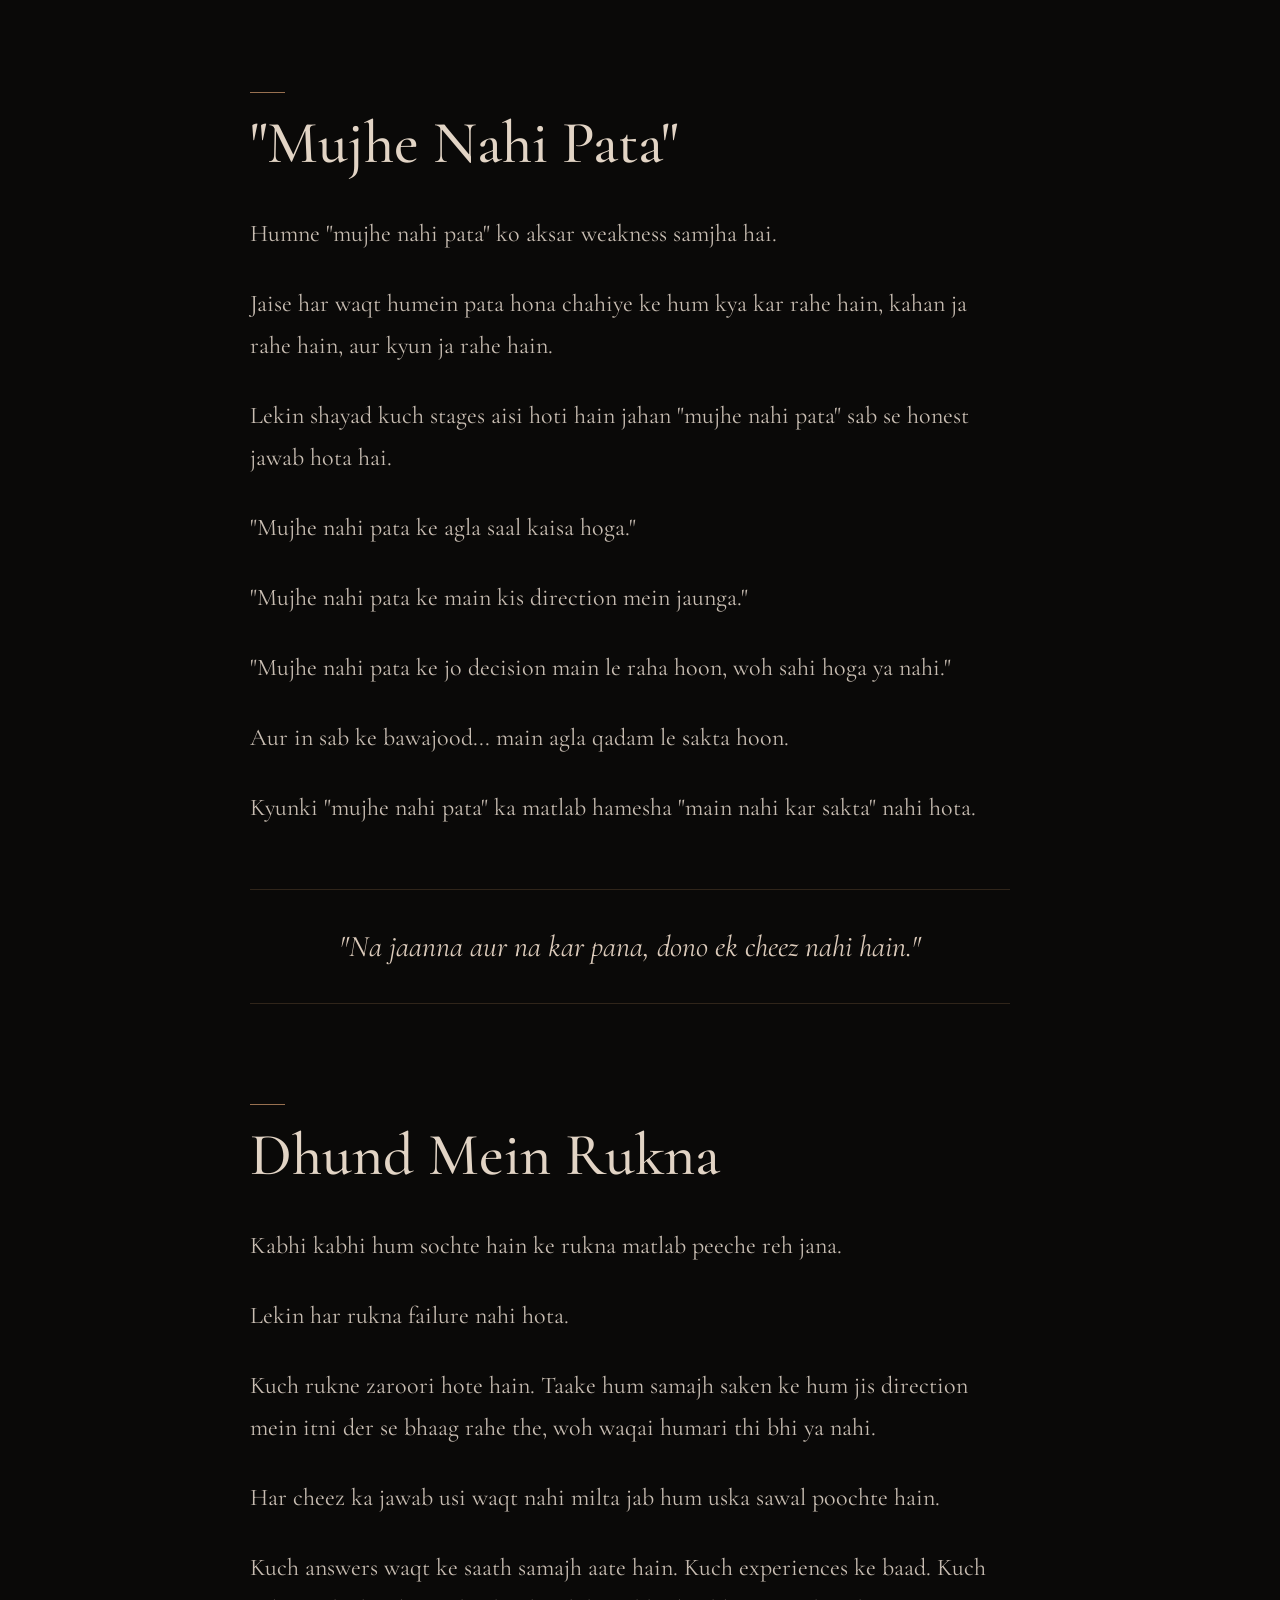
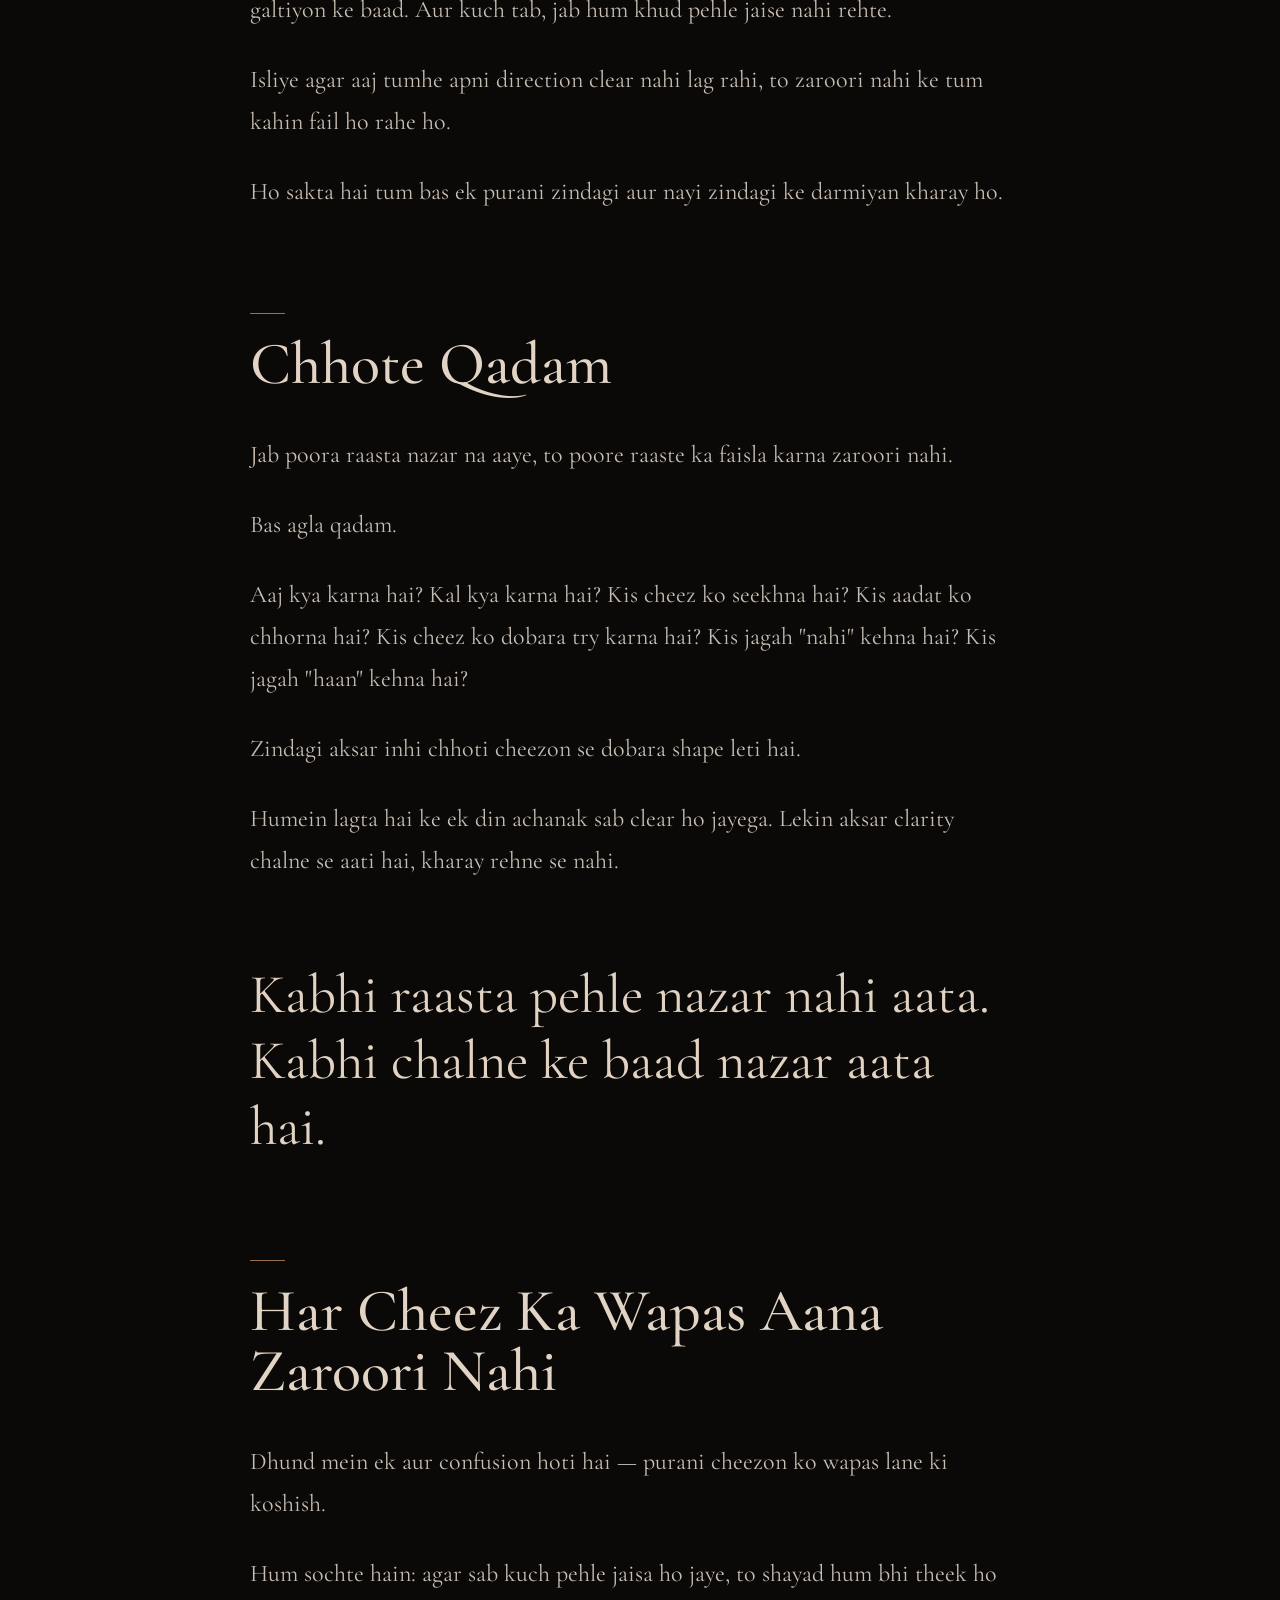
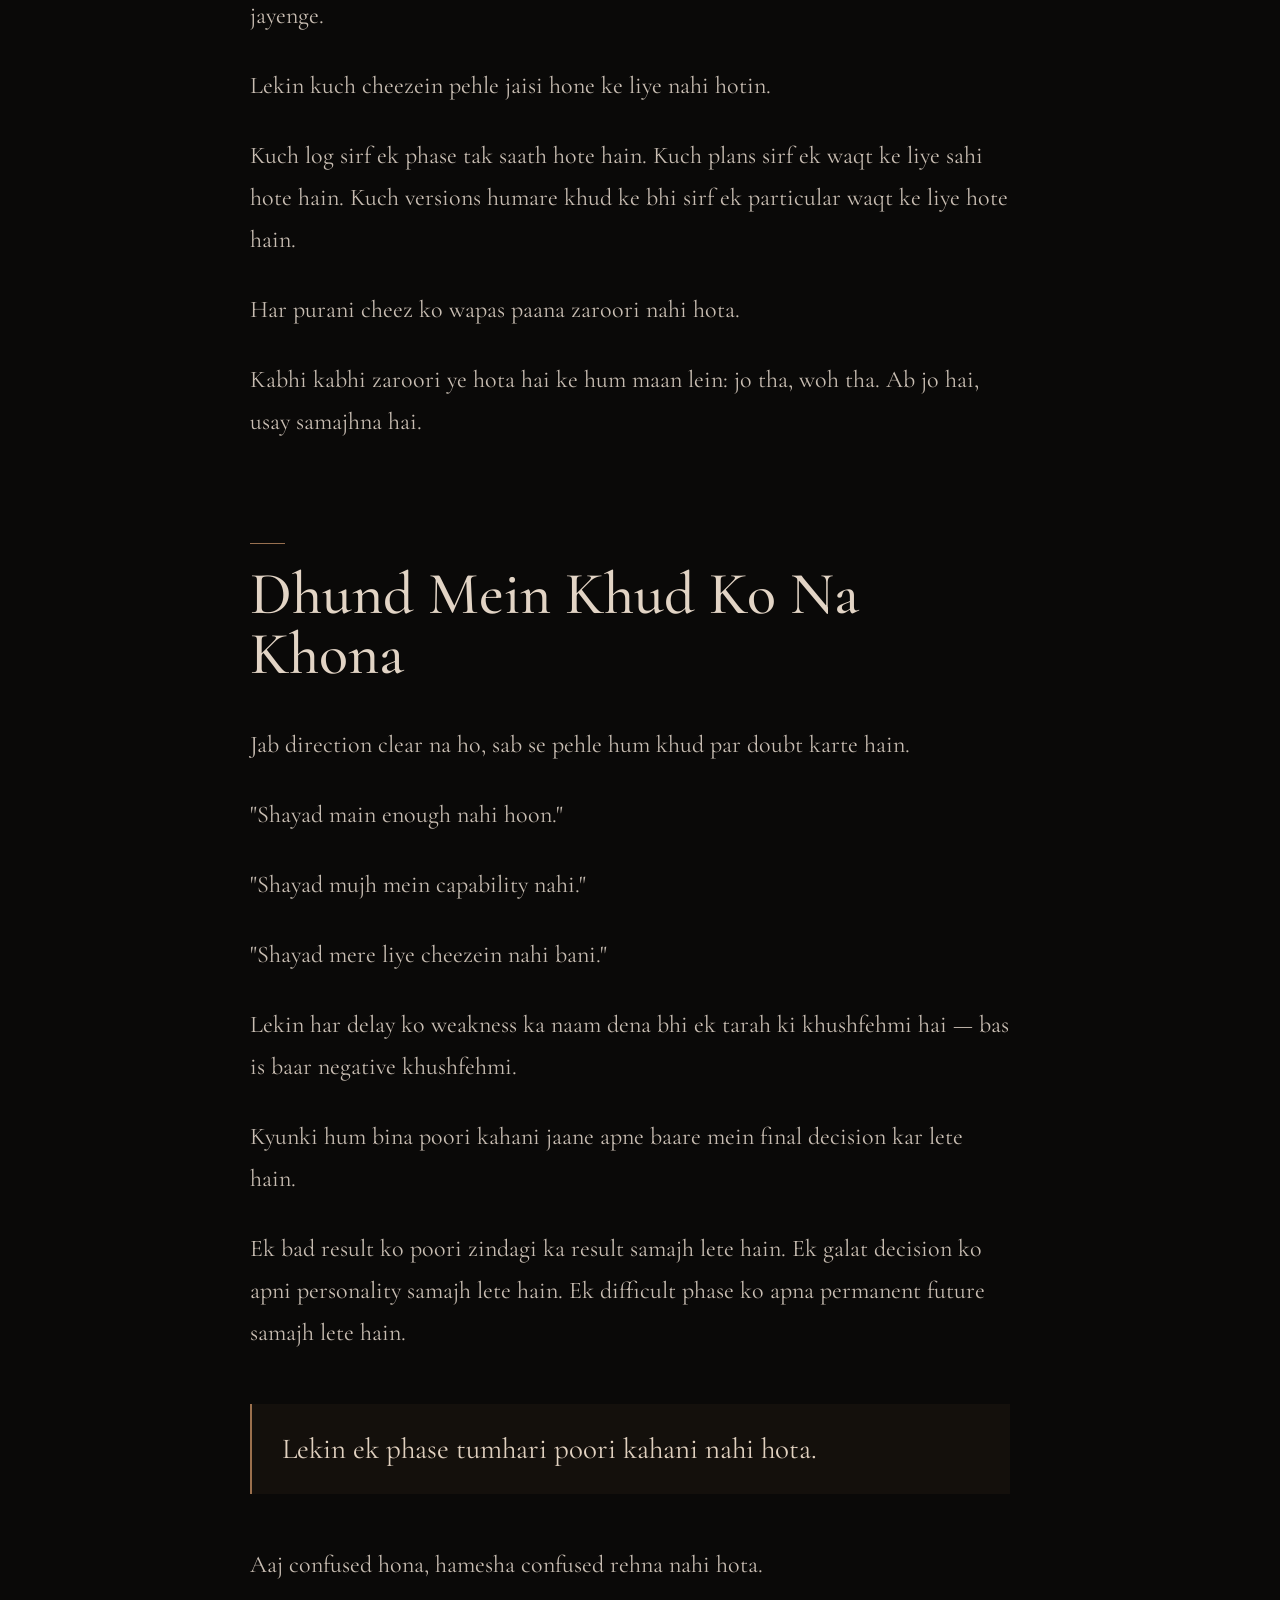
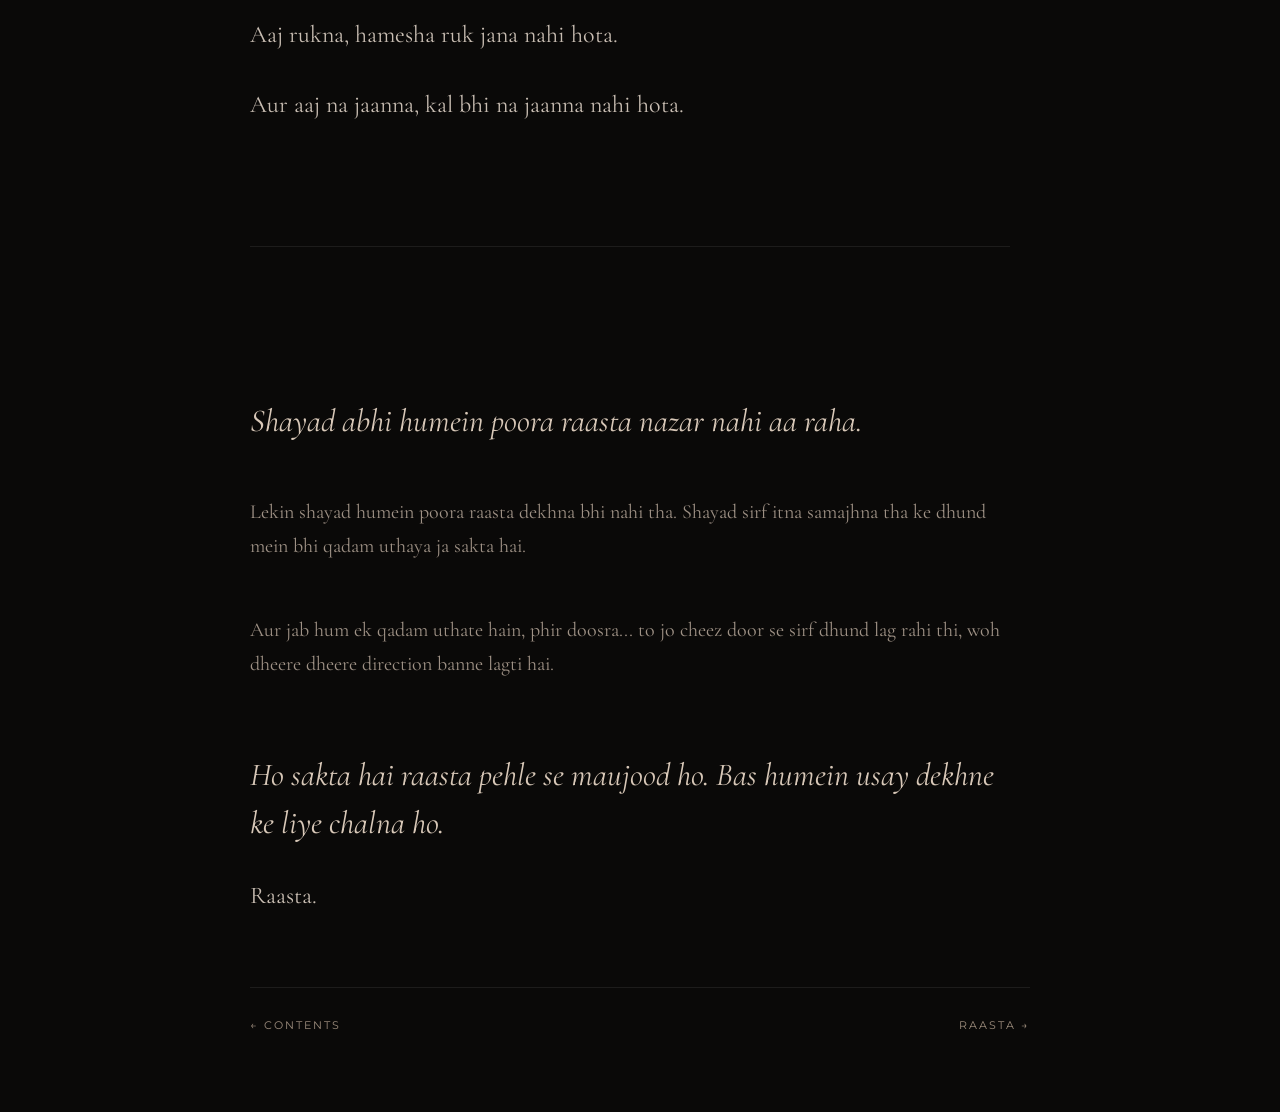
<file: chapters/chapter5.html>
<!DOCTYPE html>
<html lang="en">
<head>
    <meta charset="UTF-8">
    <meta name="viewport" content="width=device-width, initial-scale=1.0">
    <title>Chapter 5 — Dhund — Haqeeqat Ke Pehle</title>
    <link rel="stylesheet" href="../style.css">
</head>

<body>

    <main class="reading-page">

        <header class="chapter-heading">
            <p>CHAPTER 05</p>
            <h1>Dhund</h1>
            <div class="chapter-line"></div>
        </header>


        <article class="chapter-text">

            <p>
                Kabhi kabhi haqeeqat saamne aa jaane ke baad sab kuch clear nahi hota.
            </p>

            <p>
                Humein lagta hai ke jab sach pata chal jayega,
                to shayad agla qadam bhi samajh aa jayega.
                Lekin aisa zaroori nahi.
            </p>

            <p>
                Kabhi purana raasta khatam ho jata hai,
                magar naya raasta nazar nahi aata.
            </p>

            <p class="highlight">
                Aur isi beech jo kuch hota hai... usay shayad Dhund kehte hain.
            </p>

            <p>
                Dhund mein cheezein hoti hain,
                bas door se saaf nazar nahi aatin.
                Raasta hota hai,
                lekin uski direction samajh nahi aati.
                Manzil shayad wahi hoti hai,
                magar us tak pohanchne ka tareeqa nazar nahi aata.
            </p>

            <p>
                Aur sab se ajeeb baat?
                Dhund mein hum aksar ye samajhne lagte hain ke shayad hum hi galat jagah kharay hain.
            </p>


            <h2>Jab Kuch Samajh Na Aaye</h2>

            <p>
                "Ab kya karna hai?"
            </p>

            <p>
                Ye sawal haqeeqat ke baad aksar saamne aata hai.
            </p>

            <p>
                Pehle humare paas plans hote hain.
                Phir koi cheez badal jaati hai.
                Plan toot jata hai.
                Aur achanak humare paas sirf ek khaali sa space reh jata hai.
            </p>

            <p>
                Degree ke baad kya?
                Kisi decision ke baad kya?
                Kisi dosti ke badalne ke baad kya?
                Kisi expectation ke tootne ke baad kya?
                Jab woh cheez na mile jiske liye itna socha tha,
                to phir kis direction mein chalna hai?
            </p>

            <p>
                Har sawal ka jawab foran mil jaye,
                zindagi shayad itni mushkil na hoti.
            </p>

            <p>
                Lekin zindagi aksar jawab se pehle
                sawal de deti hai.
            </p>


            <p class="quote-box">
                "Har confusion ka matlab ye nahi hota ke tum lost ho.
                Kabhi kabhi tum bas purani direction se nikal chuke hote ho."
            </p>


            <h2>Sab Aage Barh Rahe Hain</h2>

            <p>
                Dhund mein ek aur cheez bohot gehri hoti hai —
                doosron ko dekhna.
            </p>

            <p>
                Hum dekhte hain ke koi apni degree complete kar raha hai,
                koi job kar raha hai,
                koi apna business start kar raha hai,
                koi apni life ke plans bana raha hai.
            </p>

            <p>
                Aur phir hum apni taraf dekhte hain.
            </p>

            <p>
                "Main kahan hoon?"
            </p>

            <p>
                "Main abhi tak yahan kyun hoon?"
            </p>

            <p>
                "Sab mujh se aage kaise nikal gaye?"
            </p>

            <p>
                Shayad sab se dangerous comparison ye nahi
                ke hum doosron ko apne se behtar samajhte hain.
            </p>

            <p>
                Shayad asli problem ye hai
                ke hum doosron ki visible life ko
                apni invisible struggle se compare karte hain.
            </p>

            <p>
                Humein kisi ka result nazar aata hai,
                uske peeche ke saal nahi.
            </p>

            <p>
                Humein kisi ki success nazar aati hai,
                uske doubts nahi.
            </p>

            <p>
                Humein kisi ka confidence nazar aata hai,
                uske woh din nahi jab usay khud nahi pata tha
                ke woh kya kar raha hai.
            </p>

            <p class="big-line">
                Hum aksar apni kahani ke beech ko,
                kisi aur ki kahani ke end se compare karte hain.
            </p>


            <h2>Galat Faisla Karne Ka Dar</h2>

            <p>
                Dhund sirf direction ki kami nahi hoti.
                Kabhi kabhi ye decision lene ka dar bhi hoti hai.
            </p>

            <p>
                Jab hum ek baar reality se takra chuke hote hain,
                to phir har agla qadam lene se pehle hum rukne lagte hain.
            </p>

            <p>
                "Agar ye bhi galat ho gaya to?"
            </p>

            <p>
                "Agar maine phir se galat choose kar liya to?"
            </p>

            <p>
                "Agar main wapas wahi jagah aa gaya to?"
            </p>

            <p>
                Aur phir hum decision nahi lete.
            </p>

            <p>
                Hum wait karte hain.
            </p>

            <p>
                Itna wait karte hain ke kabhi kabhi
                decision na lena bhi ek decision ban jata hai.
            </p>

            <p>
                Humein lagta hai ke certainty mil jayegi,
                phir hum chalenge.
            </p>

            <p>
                Lekin zindagi aksar certainty nahi deti.
                Sirf ek chhota sa agla qadam deti hai.
            </p>

            <p>
                Aur shayad humein poora raasta dekhne ki zaroorat bhi nahi hoti.
            </p>


            <p class="highlight">
                Kabhi kabhi bas itna dekhna kaafi hota hai ke agla qadam kahan rakhna hai.
            </p>


            <h2>"Mujhe Nahi Pata"</h2>

            <p>
                Humne "mujhe nahi pata" ko aksar weakness samjha hai.
            </p>

            <p>
                Jaise har waqt humein pata hona chahiye
                ke hum kya kar rahe hain,
                kahan ja rahe hain,
                aur kyun ja rahe hain.
            </p>

            <p>
                Lekin shayad kuch stages aisi hoti hain
                jahan "mujhe nahi pata"
                sab se honest jawab hota hai.
            </p>

            <p>
                "Mujhe nahi pata ke agla saal kaisa hoga."
            </p>

            <p>
                "Mujhe nahi pata ke main kis direction mein jaunga."
            </p>

            <p>
                "Mujhe nahi pata ke jo decision main le raha hoon,
                woh sahi hoga ya nahi."
            </p>

            <p>
                Aur in sab ke bawajood...
                main agla qadam le sakta hoon.
            </p>

            <p>
                Kyunki "mujhe nahi pata"
                ka matlab hamesha
                "main nahi kar sakta"
                nahi hota.
            </p>

            <p class="quote-box">
                "Na jaanna aur na kar pana,
                dono ek cheez nahi hain."
            </p>


            <h2>Dhund Mein Rukna</h2>

            <p>
                Kabhi kabhi hum sochte hain ke rukna matlab peeche reh jana.
            </p>

            <p>
                Lekin har rukna failure nahi hota.
            </p>

            <p>
                Kuch rukne zaroori hote hain.
                Taake hum samajh saken ke hum jis direction mein itni der se bhaag rahe the,
                woh waqai humari thi bhi ya nahi.
            </p>

            <p>
                Har cheez ka jawab usi waqt nahi milta
                jab hum uska sawal poochte hain.
            </p>

            <p>
                Kuch answers waqt ke saath samajh aate hain.
                Kuch experiences ke baad.
                Kuch galtiyon ke baad.
                Aur kuch tab,
                jab hum khud pehle jaise nahi rehte.
            </p>

            <p>
                Isliye agar aaj tumhe apni direction clear nahi lag rahi,
                to zaroori nahi ke tum kahin fail ho rahe ho.
            </p>

            <p>
                Ho sakta hai tum bas ek purani zindagi aur nayi zindagi ke darmiyan kharay ho.
            </p>


            <h2>Chhote Qadam</h2>

            <p>
                Jab poora raasta nazar na aaye,
                to poore raaste ka faisla karna zaroori nahi.
            </p>

            <p>
                Bas agla qadam.
            </p>

            <p>
                Aaj kya karna hai?
                Kal kya karna hai?
                Kis cheez ko seekhna hai?
                Kis aadat ko chhorna hai?
                Kis cheez ko dobara try karna hai?
                Kis jagah "nahi" kehna hai?
                Kis jagah "haan" kehna hai?
            </p>

            <p>
                Zindagi aksar inhi chhoti cheezon se dobara shape leti hai.
            </p>

            <p>
                Humein lagta hai ke ek din achanak sab clear ho jayega.
                Lekin aksar clarity chalne se aati hai,
                kharay rehne se nahi.
            </p>

            <p class="big-line">
                Kabhi raasta pehle nazar nahi aata.
                Kabhi chalne ke baad nazar aata hai.
            </p>


            <h2>Har Cheez Ka Wapas Aana Zaroori Nahi</h2>

            <p>
                Dhund mein ek aur confusion hoti hai —
                purani cheezon ko wapas lane ki koshish.
            </p>

            <p>
                Hum sochte hain:
                agar sab kuch pehle jaisa ho jaye,
                to shayad hum bhi theek ho jayenge.
            </p>

            <p>
                Lekin kuch cheezein pehle jaisi hone ke liye nahi hotin.
            </p>

            <p>
                Kuch log sirf ek phase tak saath hote hain.
                Kuch plans sirf ek waqt ke liye sahi hote hain.
                Kuch versions humare khud ke bhi
                sirf ek particular waqt ke liye hote hain.
            </p>

            <p>
                Har purani cheez ko wapas paana
                zaroori nahi hota.
            </p>

            <p>
                Kabhi kabhi zaroori ye hota hai
                ke hum maan lein:
                jo tha, woh tha.
                Ab jo hai,
                usay samajhna hai.
            </p>


            <h2>Dhund Mein Khud Ko Na Khona</h2>

            <p>
                Jab direction clear na ho,
                sab se pehle hum khud par doubt karte hain.
            </p>

            <p>
                "Shayad main enough nahi hoon."
            </p>

            <p>
                "Shayad mujh mein capability nahi."
            </p>

            <p>
                "Shayad mere liye cheezein nahi bani."
            </p>

            <p>
                Lekin har delay ko weakness ka naam dena bhi
                ek tarah ki khushfehmi hai —
                bas is baar negative khushfehmi.
            </p>

            <p>
                Kyunki hum bina poori kahani jaane
                apne baare mein final decision kar lete hain.
            </p>

            <p>
                Ek bad result ko poori zindagi ka result samajh lete hain.
                Ek galat decision ko apni personality samajh lete hain.
                Ek difficult phase ko apna permanent future samajh lete hain.
            </p>

            <p class="highlight">
                Lekin ek phase tumhari poori kahani nahi hota.
            </p>

            <p>
                Aaj confused hona,
                hamesha confused rehna nahi hota.
            </p>

            <p>
                Aaj rukna,
                hamesha ruk jana nahi hota.
            </p>

            <p>
                Aur aaj na jaanna,
                kal bhi na jaanna nahi hota.
            </p>


            <div class="ending">

                <p class="final-question">
                    Shayad abhi humein poora raasta nazar nahi aa raha.
                </p>

                <p class="final-line">
                    Lekin shayad humein poora raasta dekhna bhi nahi tha.
                    Shayad sirf itna samajhna tha ke dhund mein bhi qadam uthaya ja sakta hai.
                </p>

                <p class="final-line">
                    Aur jab hum ek qadam uthate hain,
                    phir doosra...
                    to jo cheez door se sirf dhund lag rahi thi,
                    woh dheere dheere direction banne lagti hai.
                </p>

                <p class="final-question">
                    Ho sakta hai raasta pehle se maujood ho.
                    Bas humein usay dekhne ke liye chalna ho.
                </p>

                <p class="final-word">
                    Raasta.
                </p>

            </div>

        </article>


        <nav class="chapter-navigation">
            <a href="../index.html">← Contents</a>
            <a href="chapter6.html">Raasta →</a>
        </nav>

    </main>

</body>
</html>
</file>
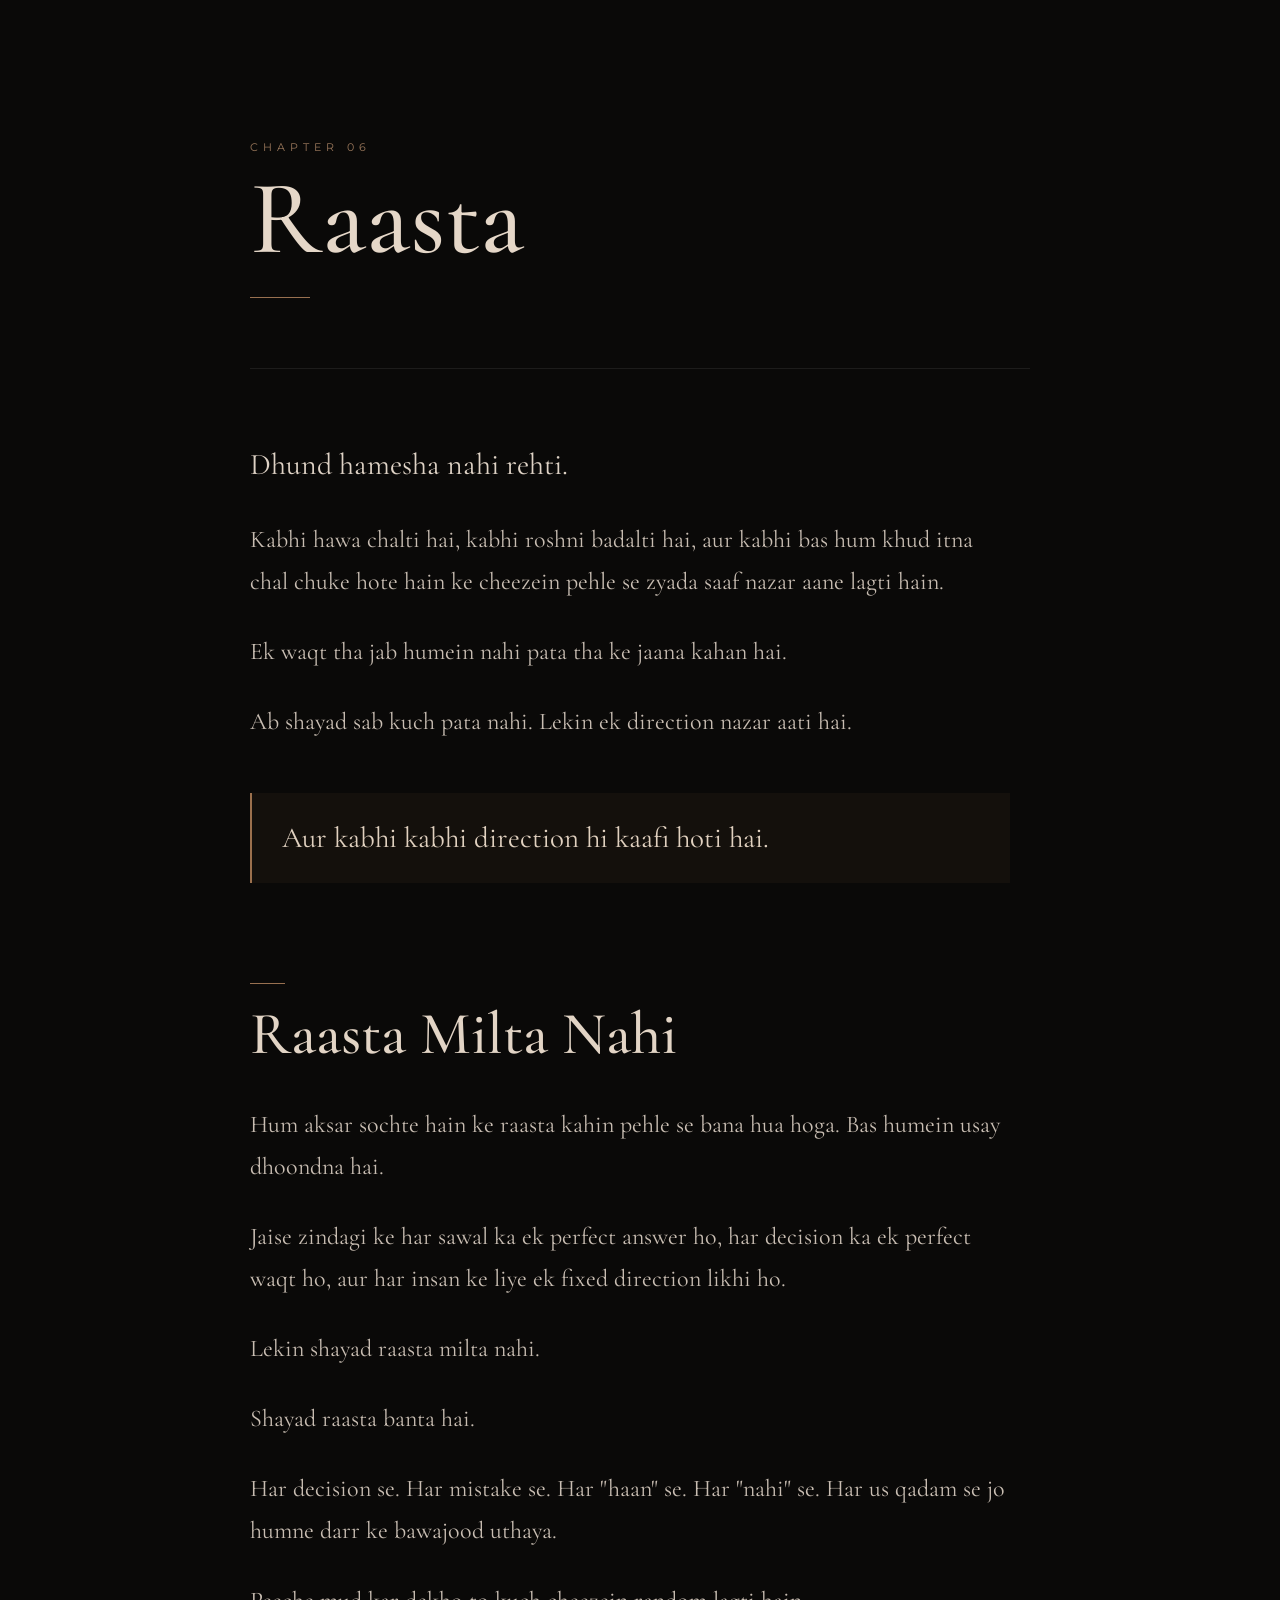
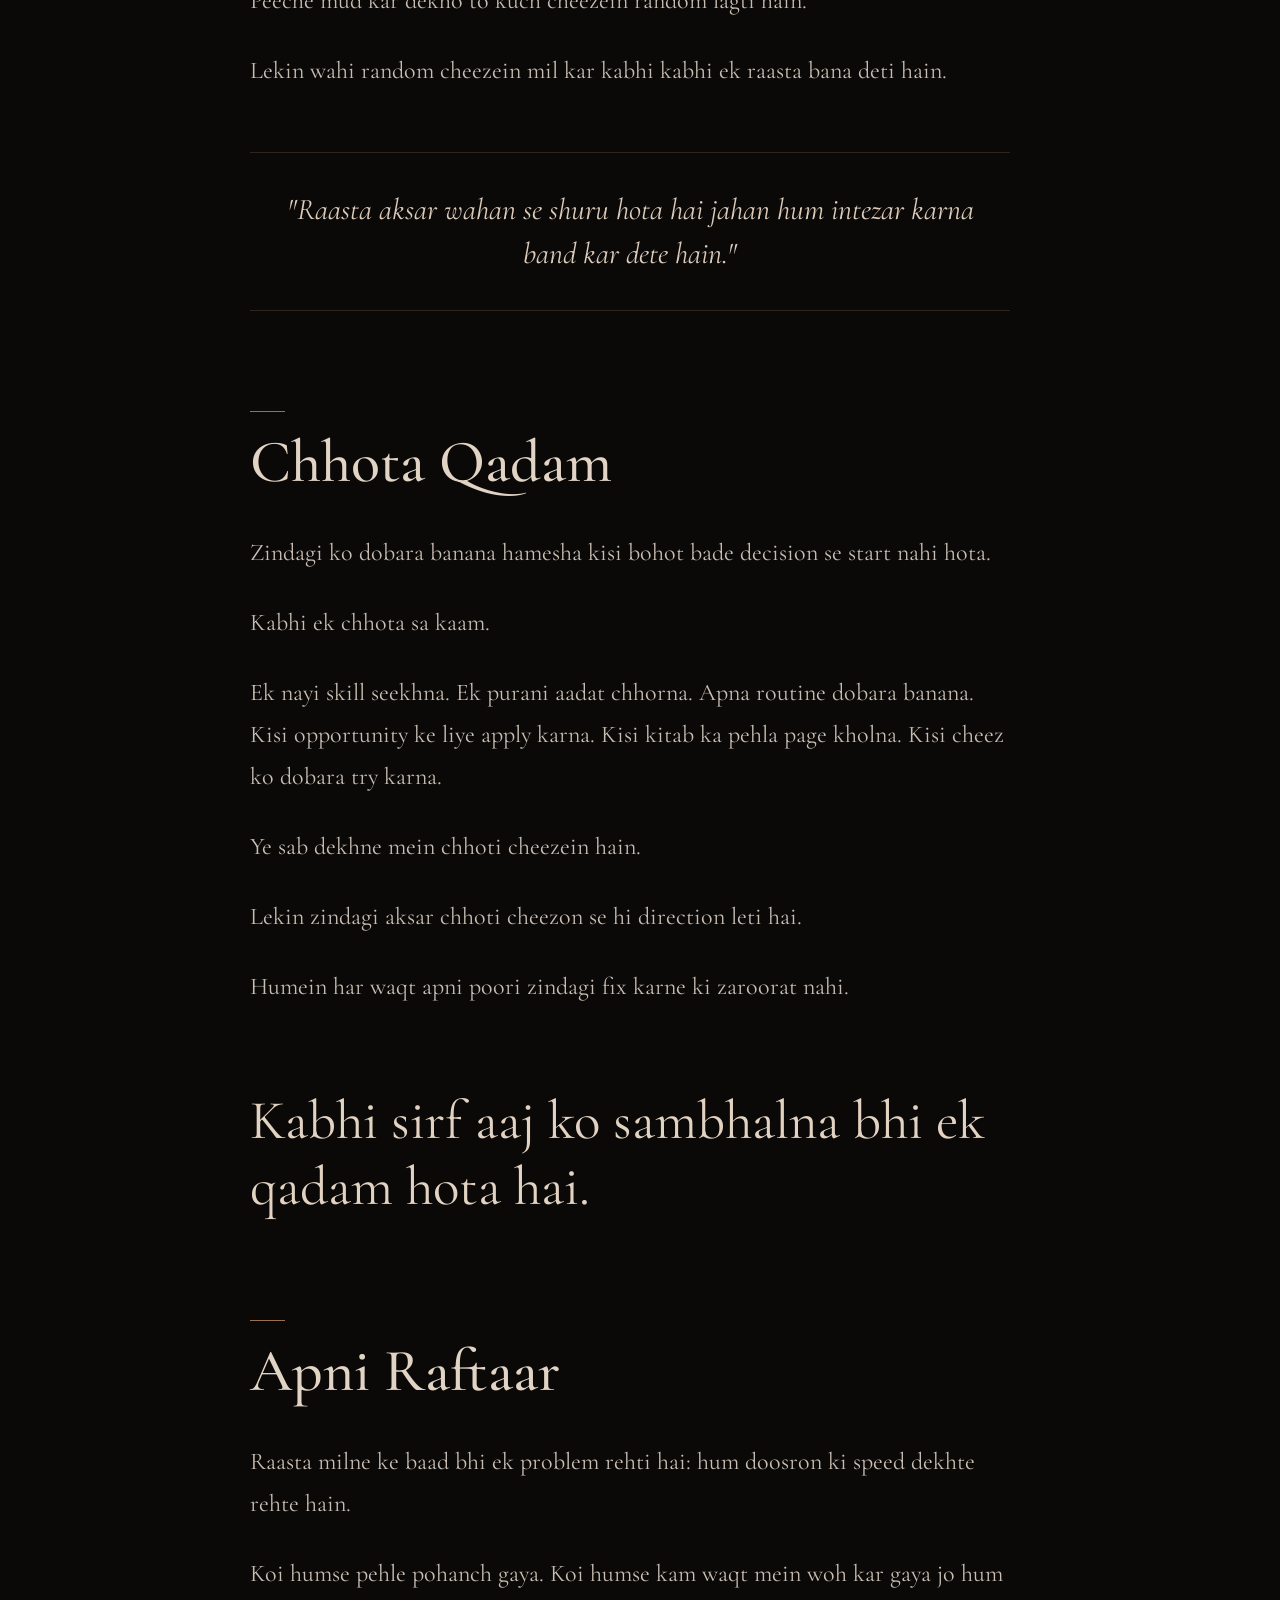
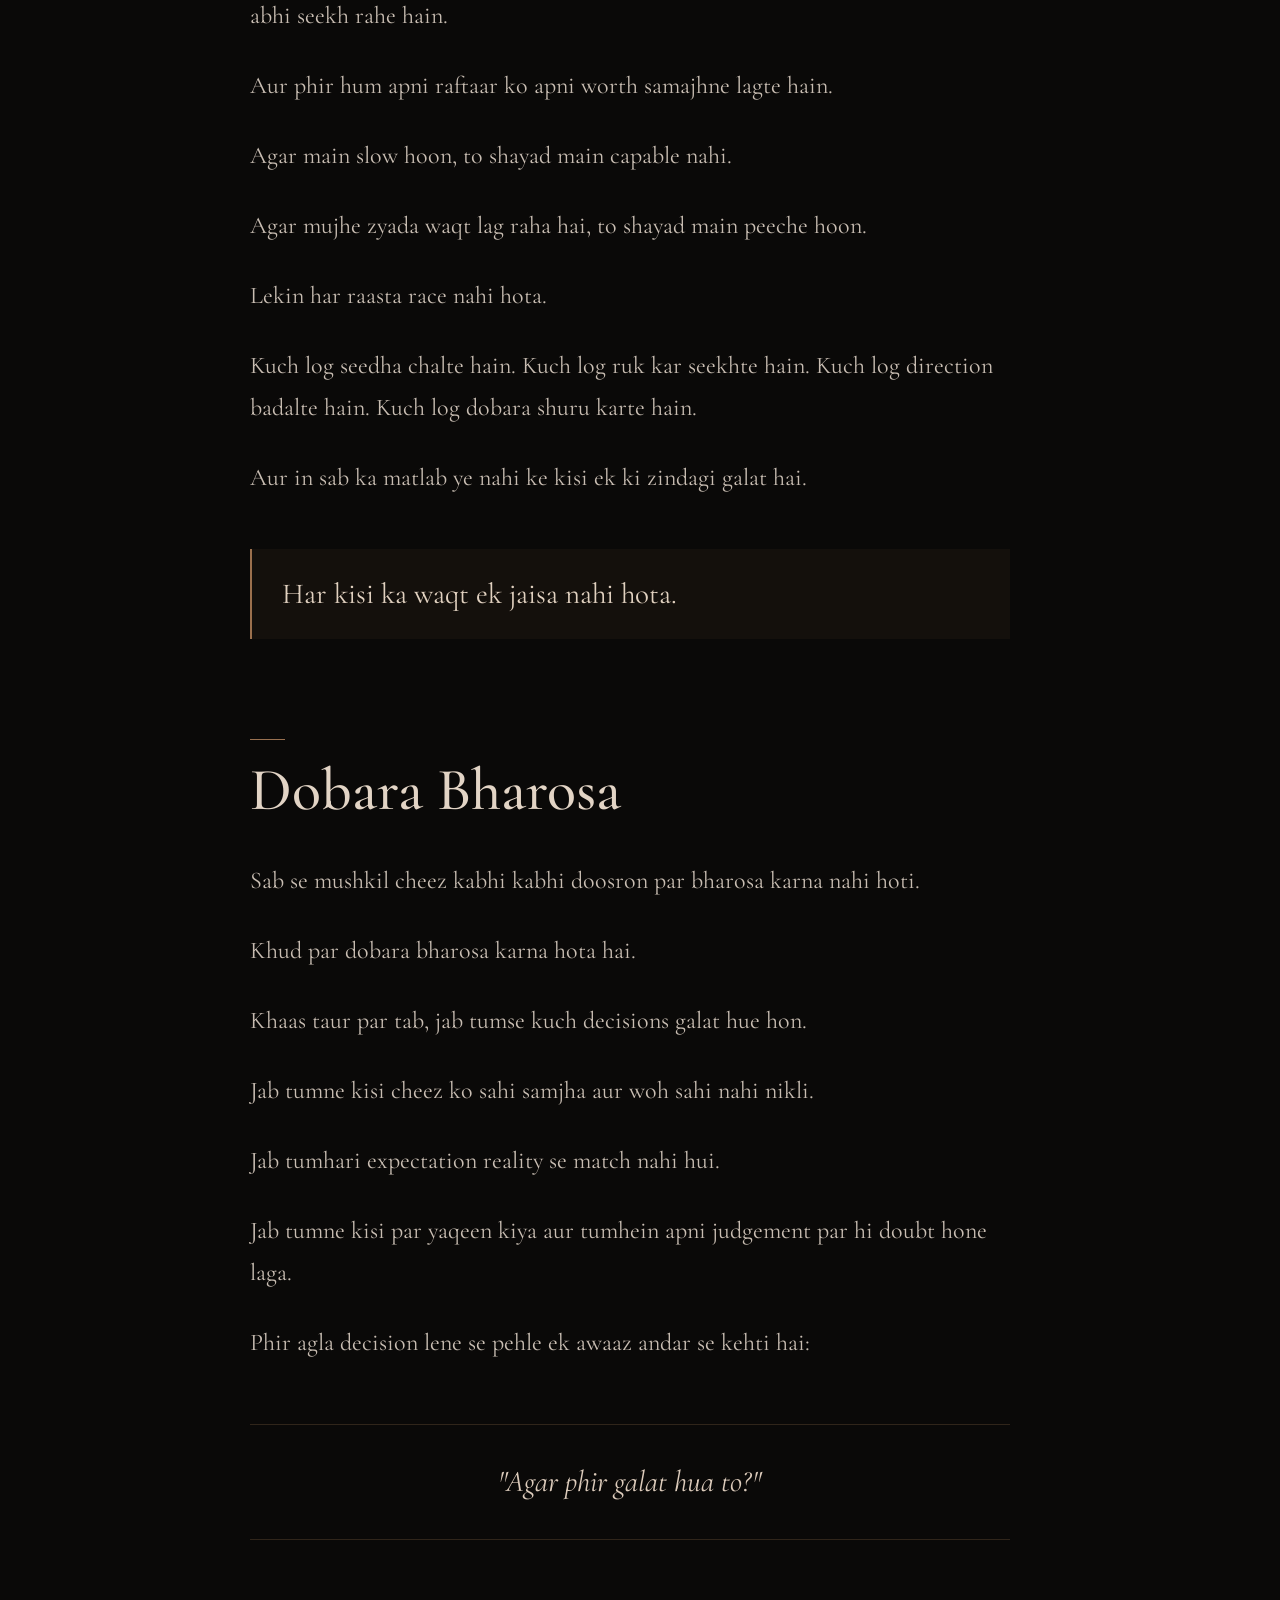
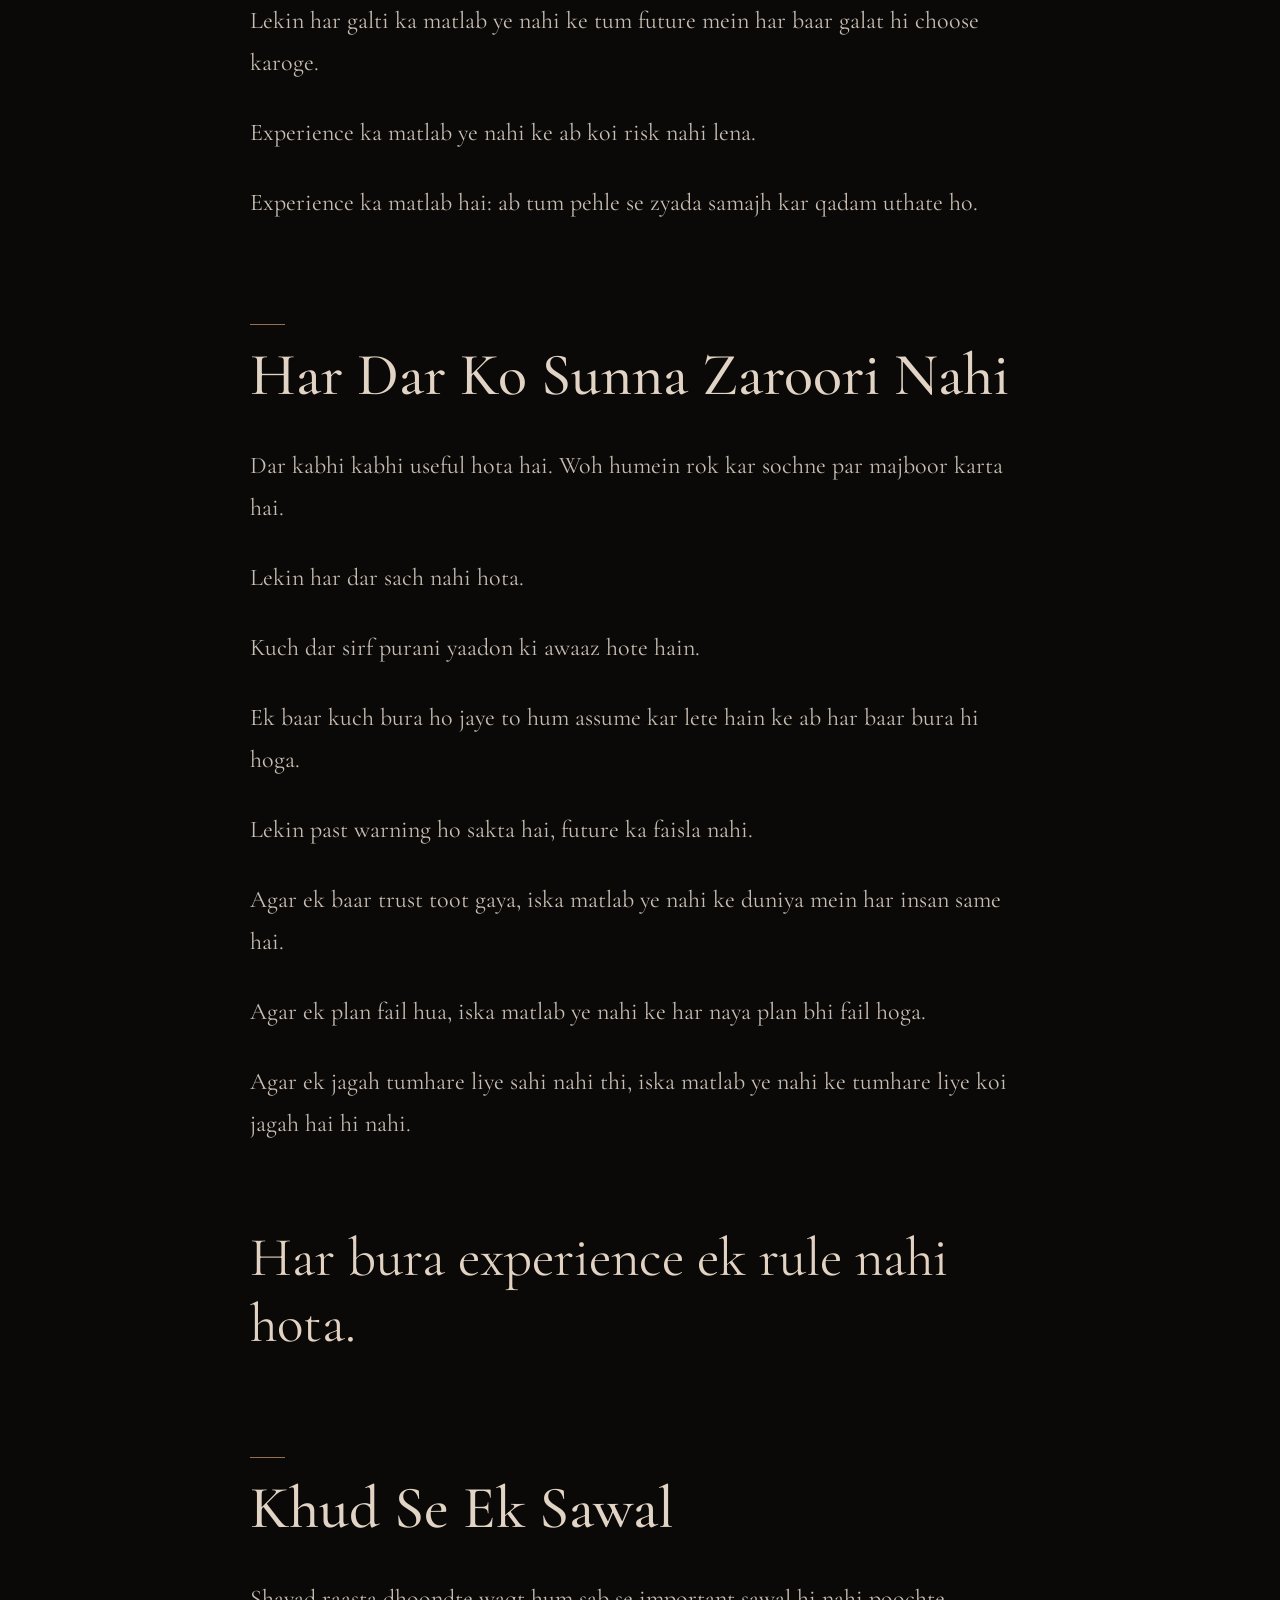
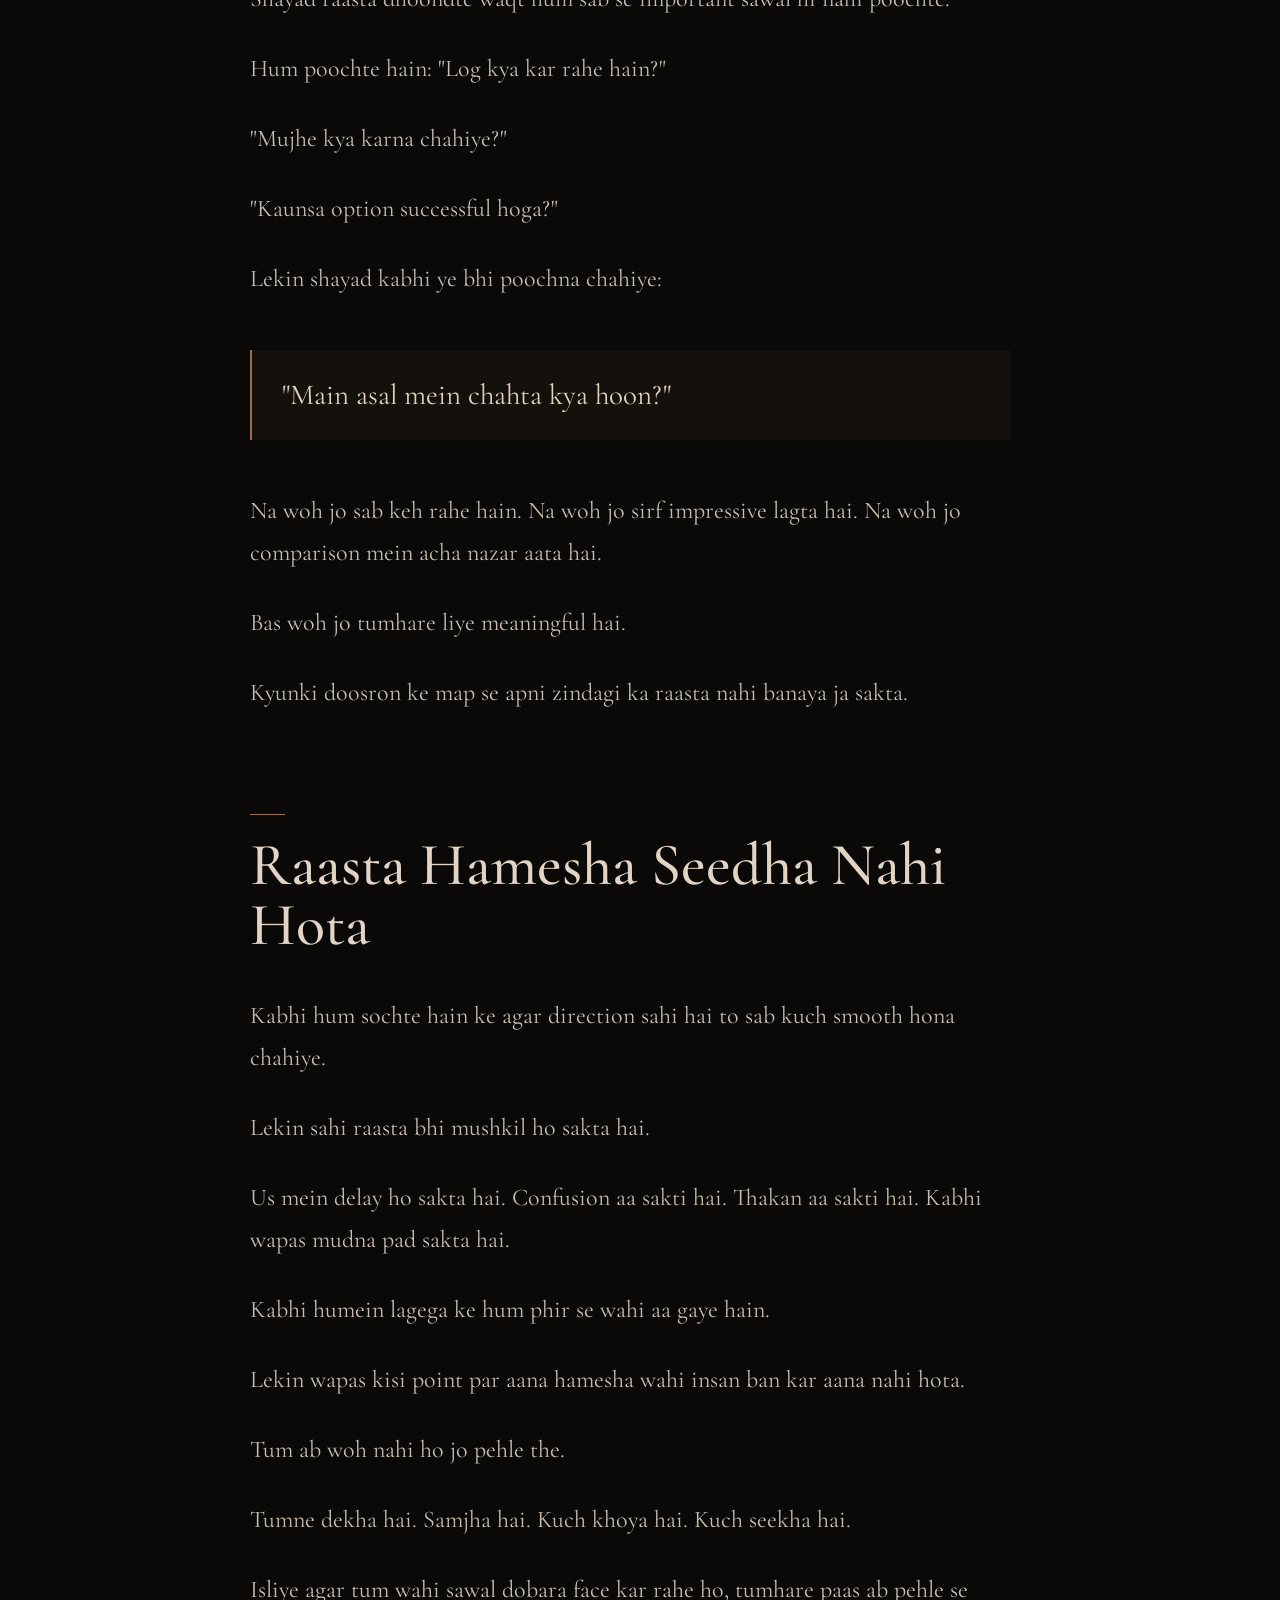
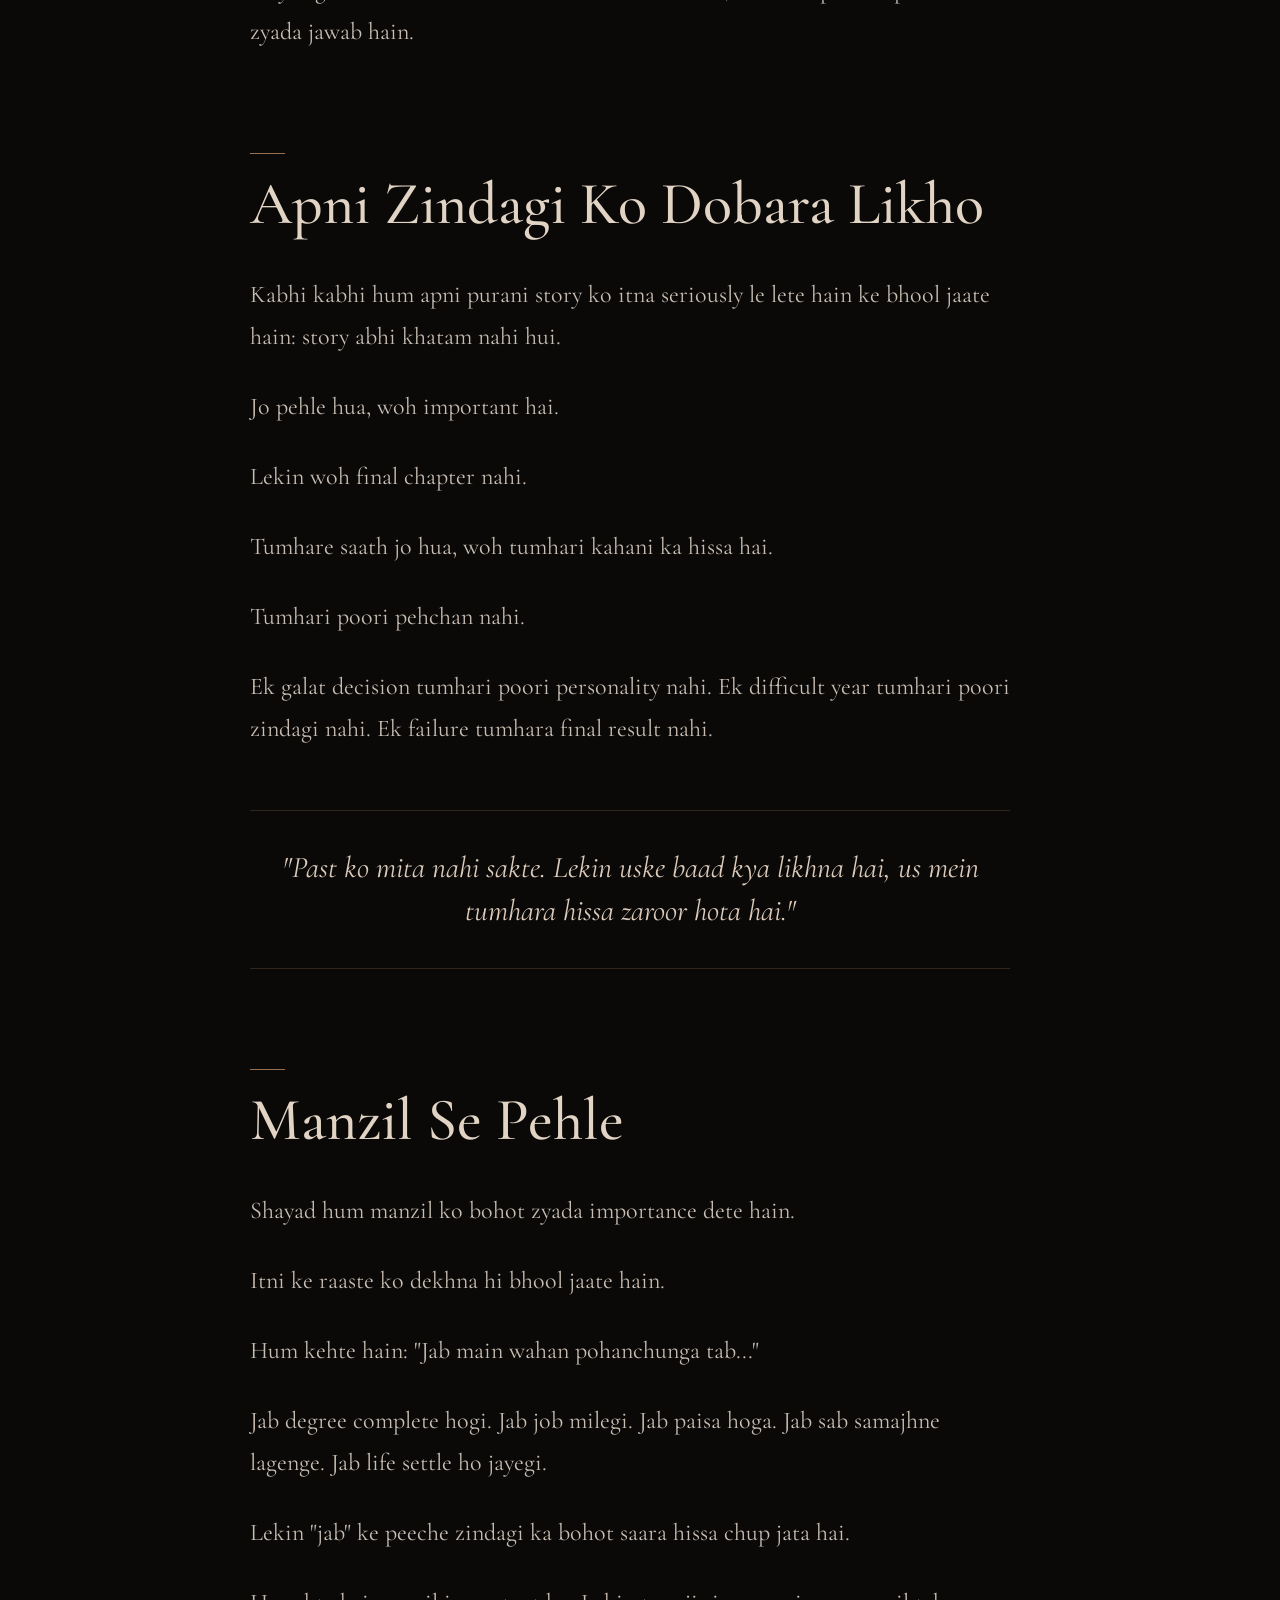
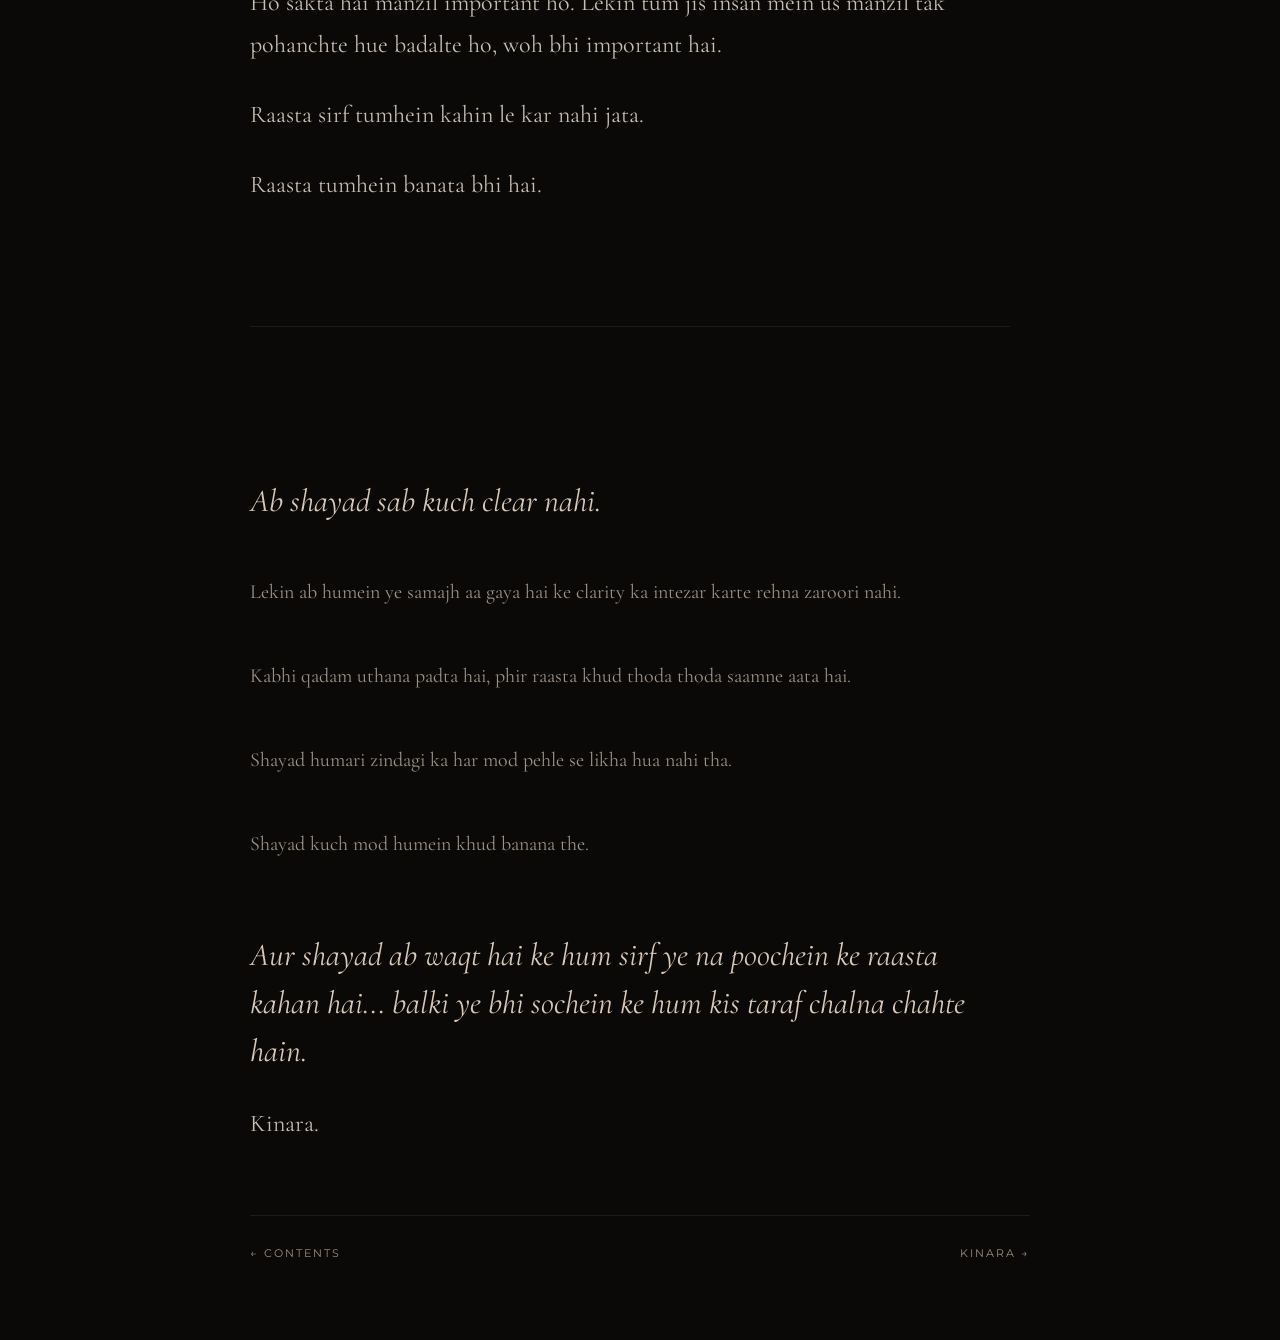
<file: chapters/chapter6.html>
<!DOCTYPE html>
<html lang="en">
<head>
    <meta charset="UTF-8">
    <meta name="viewport" content="width=device-width, initial-scale=1.0">
    <title>Chapter 6 — Raasta — Haqeeqat Ke Pehle</title>
    <link rel="stylesheet" href="../style.css">
</head>

<body>

    <main class="reading-page">

        <header class="chapter-heading">
            <p>CHAPTER 06</p>
            <h1>Raasta</h1>
            <div class="chapter-line"></div>
        </header>


        <article class="chapter-text">

            <p>
                Dhund hamesha nahi rehti.
            </p>

            <p>
                Kabhi hawa chalti hai,
                kabhi roshni badalti hai,
                aur kabhi bas hum khud itna chal chuke hote hain
                ke cheezein pehle se zyada saaf nazar aane lagti hain.
            </p>

            <p>
                Ek waqt tha jab humein nahi pata tha
                ke jaana kahan hai.
            </p>

            <p>
                Ab shayad sab kuch pata nahi.
                Lekin ek direction nazar aati hai.
            </p>

            <p class="highlight">
                Aur kabhi kabhi direction hi kaafi hoti hai.
            </p>


            <h2>Raasta Milta Nahi</h2>

            <p>
                Hum aksar sochte hain ke raasta kahin pehle se bana hua hoga.
                Bas humein usay dhoondna hai.
            </p>

            <p>
                Jaise zindagi ke har sawal ka ek perfect answer ho,
                har decision ka ek perfect waqt ho,
                aur har insan ke liye ek fixed direction likhi ho.
            </p>

            <p>
                Lekin shayad raasta milta nahi.
            </p>

            <p>
                Shayad raasta banta hai.
            </p>

            <p>
                Har decision se.
                Har mistake se.
                Har "haan" se.
                Har "nahi" se.
                Har us qadam se jo humne darr ke bawajood uthaya.
            </p>

            <p>
                Peeche mud kar dekho
                to kuch cheezein random lagti hain.
            </p>

            <p>
                Lekin wahi random cheezein mil kar
                kabhi kabhi ek raasta bana deti hain.
            </p>


            <p class="quote-box">
                "Raasta aksar wahan se shuru hota hai
                jahan hum intezar karna band kar dete hain."
            </p>


            <h2>Chhota Qadam</h2>

            <p>
                Zindagi ko dobara banana
                hamesha kisi bohot bade decision se start nahi hota.
            </p>

            <p>
                Kabhi ek chhota sa kaam.
            </p>

            <p>
                Ek nayi skill seekhna.
                Ek purani aadat chhorna.
                Apna routine dobara banana.
                Kisi opportunity ke liye apply karna.
                Kisi kitab ka pehla page kholna.
                Kisi cheez ko dobara try karna.
            </p>

            <p>
                Ye sab dekhne mein chhoti cheezein hain.
            </p>

            <p>
                Lekin zindagi aksar chhoti cheezon se hi direction leti hai.
            </p>

            <p>
                Humein har waqt apni poori zindagi fix karne ki zaroorat nahi.
            </p>

            <p class="big-line">
                Kabhi sirf aaj ko sambhalna bhi ek qadam hota hai.
            </p>


            <h2>Apni Raftaar</h2>

            <p>
                Raasta milne ke baad bhi ek problem rehti hai:
                hum doosron ki speed dekhte rehte hain.
            </p>

            <p>
                Koi humse pehle pohanch gaya.
                Koi humse kam waqt mein woh kar gaya
                jo hum abhi seekh rahe hain.
            </p>

            <p>
                Aur phir hum apni raftaar ko
                apni worth samajhne lagte hain.
            </p>

            <p>
                Agar main slow hoon,
                to shayad main capable nahi.
            </p>

            <p>
                Agar mujhe zyada waqt lag raha hai,
                to shayad main peeche hoon.
            </p>

            <p>
                Lekin har raasta race nahi hota.
            </p>

            <p>
                Kuch log seedha chalte hain.
                Kuch log ruk kar seekhte hain.
                Kuch log direction badalte hain.
                Kuch log dobara shuru karte hain.
            </p>

            <p>
                Aur in sab ka matlab ye nahi
                ke kisi ek ki zindagi galat hai.
            </p>

            <p class="highlight">
                Har kisi ka waqt ek jaisa nahi hota.
            </p>


            <h2>Dobara Bharosa</h2>

            <p>
                Sab se mushkil cheez kabhi kabhi
                doosron par bharosa karna nahi hoti.
            </p>

            <p>
                Khud par dobara bharosa karna hota hai.
            </p>

            <p>
                Khaas taur par tab,
                jab tumse kuch decisions galat hue hon.
            </p>

            <p>
                Jab tumne kisi cheez ko sahi samjha
                aur woh sahi nahi nikli.
            </p>

            <p>
                Jab tumhari expectation reality se match nahi hui.
            </p>

            <p>
                Jab tumne kisi par yaqeen kiya
                aur tumhein apni judgement par hi doubt hone laga.
            </p>

            <p>
                Phir agla decision lene se pehle
                ek awaaz andar se kehti hai:
            </p>

            <p class="quote-box">
                "Agar phir galat hua to?"
            </p>

            <p>
                Lekin har galti ka matlab ye nahi
                ke tum future mein har baar galat hi choose karoge.
            </p>

            <p>
                Experience ka matlab ye nahi
                ke ab koi risk nahi lena.
            </p>

            <p>
                Experience ka matlab hai:
                ab tum pehle se zyada samajh kar qadam uthate ho.
            </p>


            <h2>Har Dar Ko Sunna Zaroori Nahi</h2>

            <p>
                Dar kabhi kabhi useful hota hai.
                Woh humein rok kar sochne par majboor karta hai.
            </p>

            <p>
                Lekin har dar sach nahi hota.
            </p>

            <p>
                Kuch dar sirf purani yaadon ki awaaz hote hain.
            </p>

            <p>
                Ek baar kuch bura ho jaye
                to hum assume kar lete hain
                ke ab har baar bura hi hoga.
            </p>

            <p>
                Lekin past warning ho sakta hai,
                future ka faisla nahi.
            </p>

            <p>
                Agar ek baar trust toot gaya,
                iska matlab ye nahi ke duniya mein har insan same hai.
            </p>

            <p>
                Agar ek plan fail hua,
                iska matlab ye nahi ke har naya plan bhi fail hoga.
            </p>

            <p>
                Agar ek jagah tumhare liye sahi nahi thi,
                iska matlab ye nahi ke tumhare liye koi jagah hai hi nahi.
            </p>

            <p class="big-line">
                Har bura experience ek rule nahi hota.
            </p>


            <h2>Khud Se Ek Sawal</h2>

            <p>
                Shayad raasta dhoondte waqt
                hum sab se important sawal hi nahi poochte.
            </p>

            <p>
                Hum poochte hain:
                "Log kya kar rahe hain?"
            </p>

            <p>
                "Mujhe kya karna chahiye?"
            </p>

            <p>
                "Kaunsa option successful hoga?"
            </p>

            <p>
                Lekin shayad kabhi ye bhi poochna chahiye:
            </p>

            <p class="highlight">
                "Main asal mein chahta kya hoon?"
            </p>

            <p>
                Na woh jo sab keh rahe hain.
                Na woh jo sirf impressive lagta hai.
                Na woh jo comparison mein acha nazar aata hai.
            </p>

            <p>
                Bas woh jo tumhare liye meaningful hai.
            </p>

            <p>
                Kyunki doosron ke map se
                apni zindagi ka raasta nahi banaya ja sakta.
            </p>


            <h2>Raasta Hamesha Seedha Nahi Hota</h2>

            <p>
                Kabhi hum sochte hain ke agar direction sahi hai
                to sab kuch smooth hona chahiye.
            </p>

            <p>
                Lekin sahi raasta bhi mushkil ho sakta hai.
            </p>

            <p>
                Us mein delay ho sakta hai.
                Confusion aa sakti hai.
                Thakan aa sakti hai.
                Kabhi wapas mudna pad sakta hai.
            </p>

            <p>
                Kabhi humein lagega ke hum phir se wahi aa gaye hain.
            </p>

            <p>
                Lekin wapas kisi point par aana
                hamesha wahi insan ban kar aana nahi hota.
            </p>

            <p>
                Tum ab woh nahi ho
                jo pehle the.
            </p>

            <p>
                Tumne dekha hai.
                Samjha hai.
                Kuch khoya hai.
                Kuch seekha hai.
            </p>

            <p>
                Isliye agar tum wahi sawal dobara face kar rahe ho,
                tumhare paas ab pehle se zyada jawab hain.
            </p>


            <h2>Apni Zindagi Ko Dobara Likho</h2>

            <p>
                Kabhi kabhi hum apni purani story ko
                itna seriously le lete hain
                ke bhool jaate hain:
                story abhi khatam nahi hui.
            </p>

            <p>
                Jo pehle hua,
                woh important hai.
            </p>

            <p>
                Lekin woh final chapter nahi.
            </p>

            <p>
                Tumhare saath jo hua,
                woh tumhari kahani ka hissa hai.
            </p>

            <p>
                Tumhari poori pehchan nahi.
            </p>

            <p>
                Ek galat decision tumhari poori personality nahi.
                Ek difficult year tumhari poori zindagi nahi.
                Ek failure tumhara final result nahi.
            </p>

            <p class="quote-box">
                "Past ko mita nahi sakte.
                Lekin uske baad kya likhna hai,
                us mein tumhara hissa zaroor hota hai."
            </p>


            <h2>Manzil Se Pehle</h2>

            <p>
                Shayad hum manzil ko bohot zyada importance dete hain.
            </p>

            <p>
                Itni ke raaste ko dekhna hi bhool jaate hain.
            </p>

            <p>
                Hum kehte hain:
                "Jab main wahan pohanchunga tab..."
            </p>

            <p>
                Jab degree complete hogi.
                Jab job milegi.
                Jab paisa hoga.
                Jab sab samajhne lagenge.
                Jab life settle ho jayegi.
            </p>

            <p>
                Lekin "jab" ke peeche
                zindagi ka bohot saara hissa chup jata hai.
            </p>

            <p>
                Ho sakta hai manzil important ho.
                Lekin tum jis insan mein
                us manzil tak pohanchte hue badalte ho,
                woh bhi important hai.
            </p>

            <p>
                Raasta sirf tumhein kahin le kar nahi jata.
            </p>

            <p>
                Raasta tumhein banata bhi hai.
            </p>


            <div class="ending">

                <p class="final-question">
                    Ab shayad sab kuch clear nahi.
                </p>

                <p class="final-line">
                    Lekin ab humein ye samajh aa gaya hai
                    ke clarity ka intezar karte rehna zaroori nahi.
                </p>

                <p class="final-line">
                    Kabhi qadam uthana padta hai,
                    phir raasta khud thoda thoda saamne aata hai.
                </p>

                <p class="final-line">
                    Shayad humari zindagi ka har mod
                    pehle se likha hua nahi tha.
                </p>

                <p class="final-line">
                    Shayad kuch mod humein khud banana the.
                </p>

                <p class="final-question">
                    Aur shayad ab waqt hai
                    ke hum sirf ye na poochein
                    ke raasta kahan hai...
                    balki ye bhi sochein
                    ke hum kis taraf chalna chahte hain.
                </p>

                <p class="final-word">
                    Kinara.
                </p>

            </div>

        </article>


        <nav class="chapter-navigation">
            <a href="../index.html">← Contents</a>
            <a href="chapter7.html">Kinara →</a>
        </nav>

    </main>

</body>
</html>
</file>
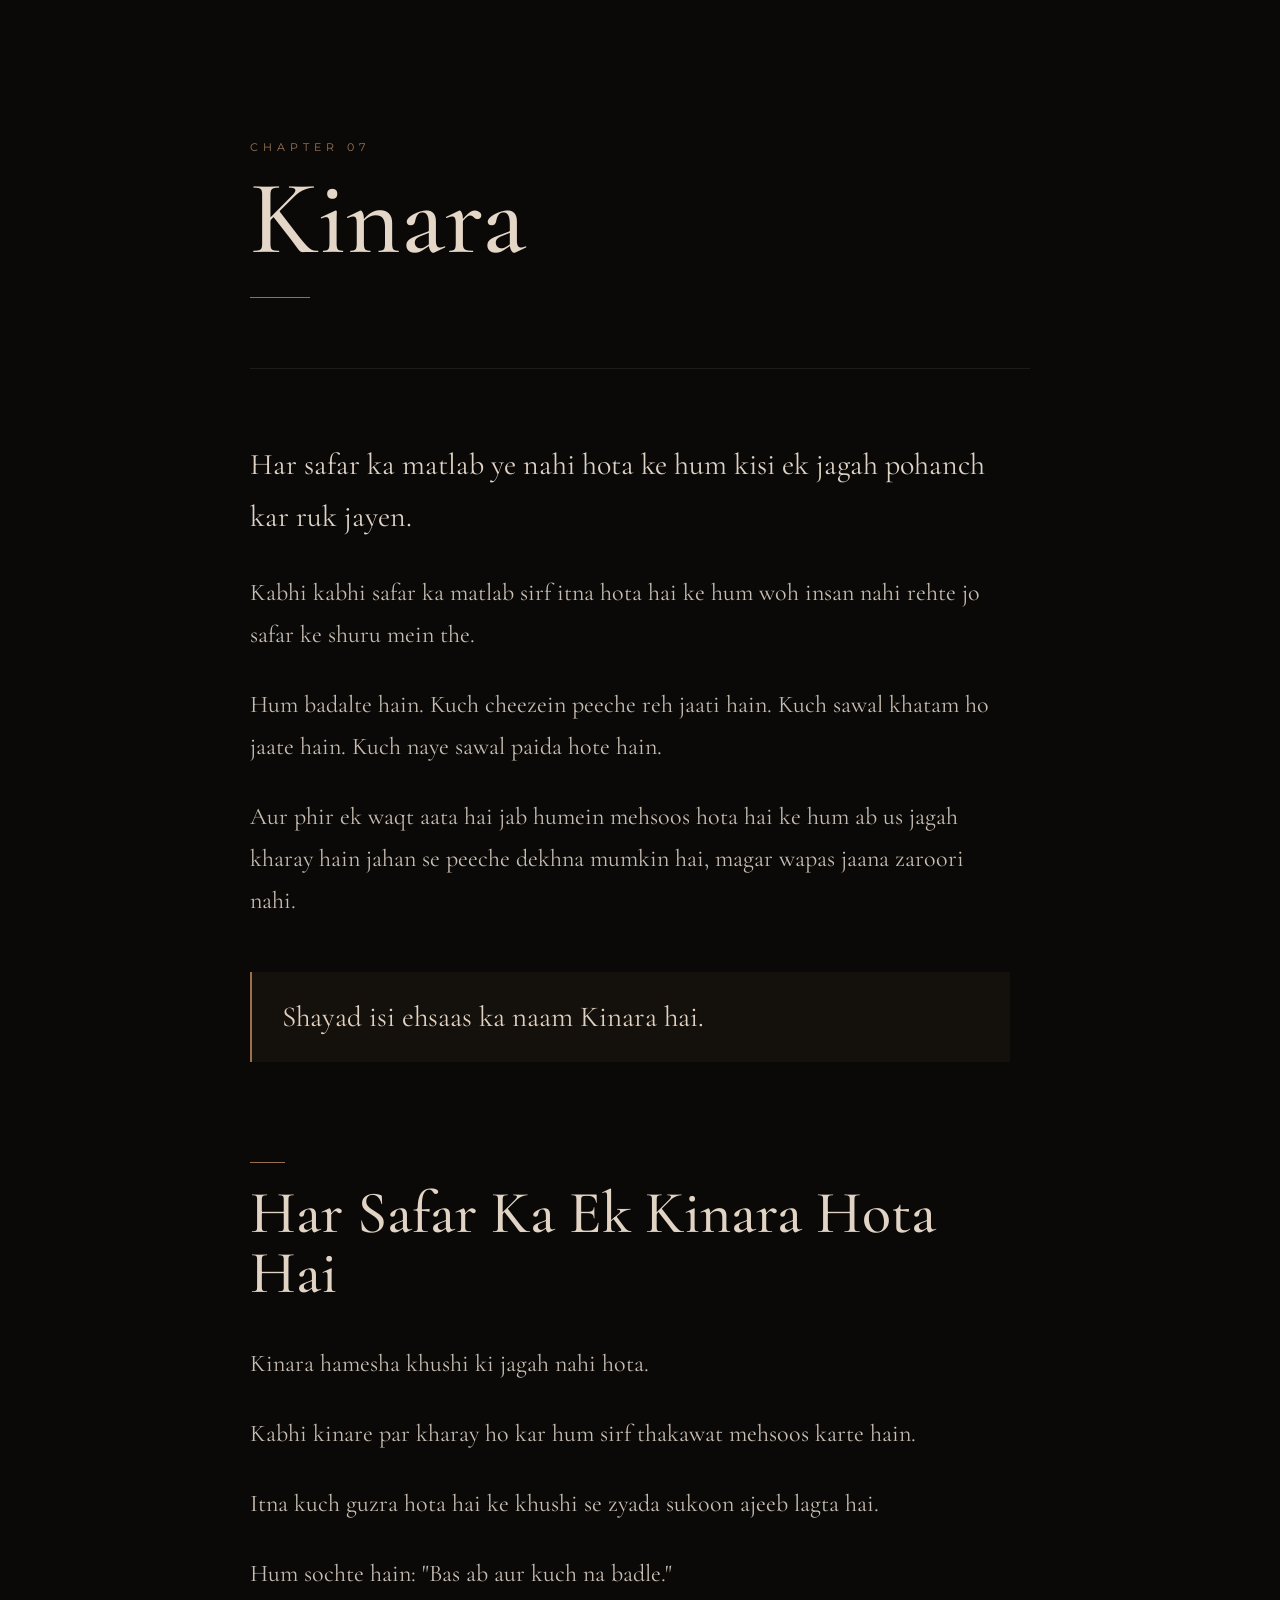
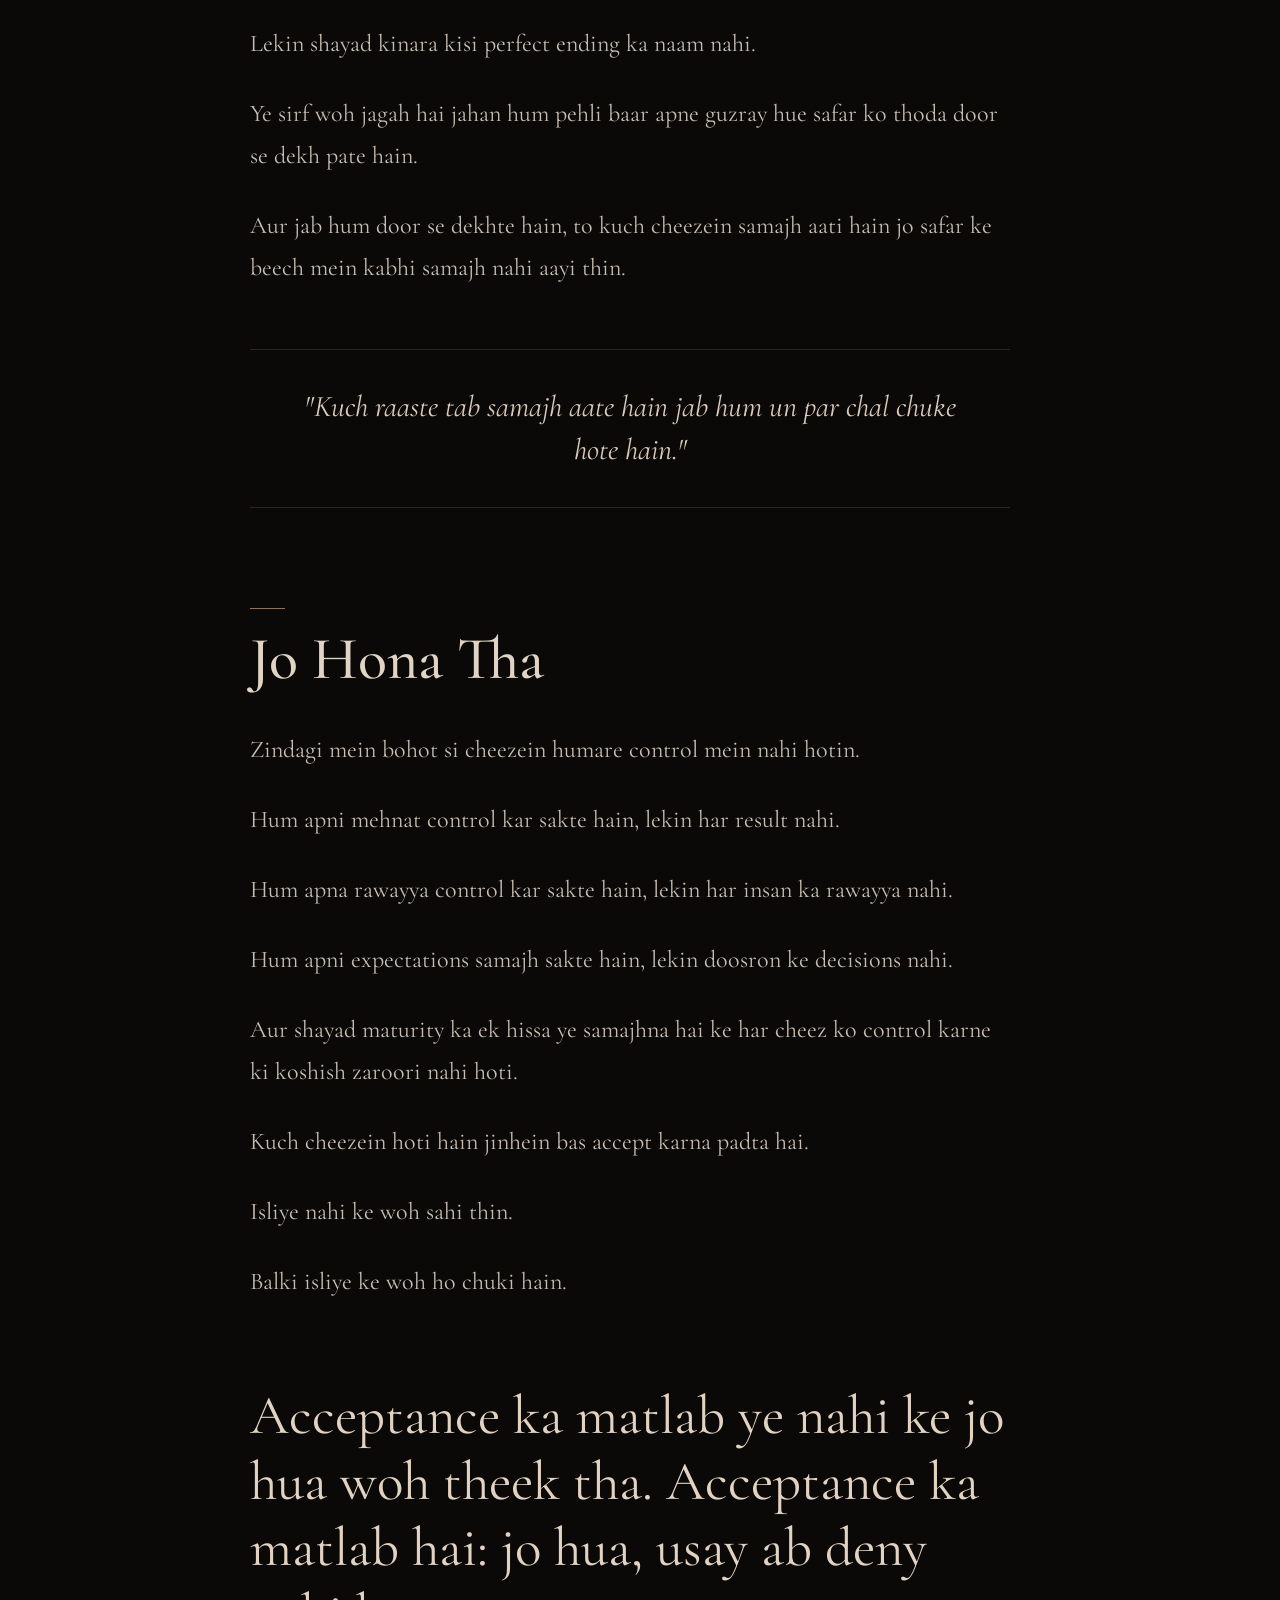
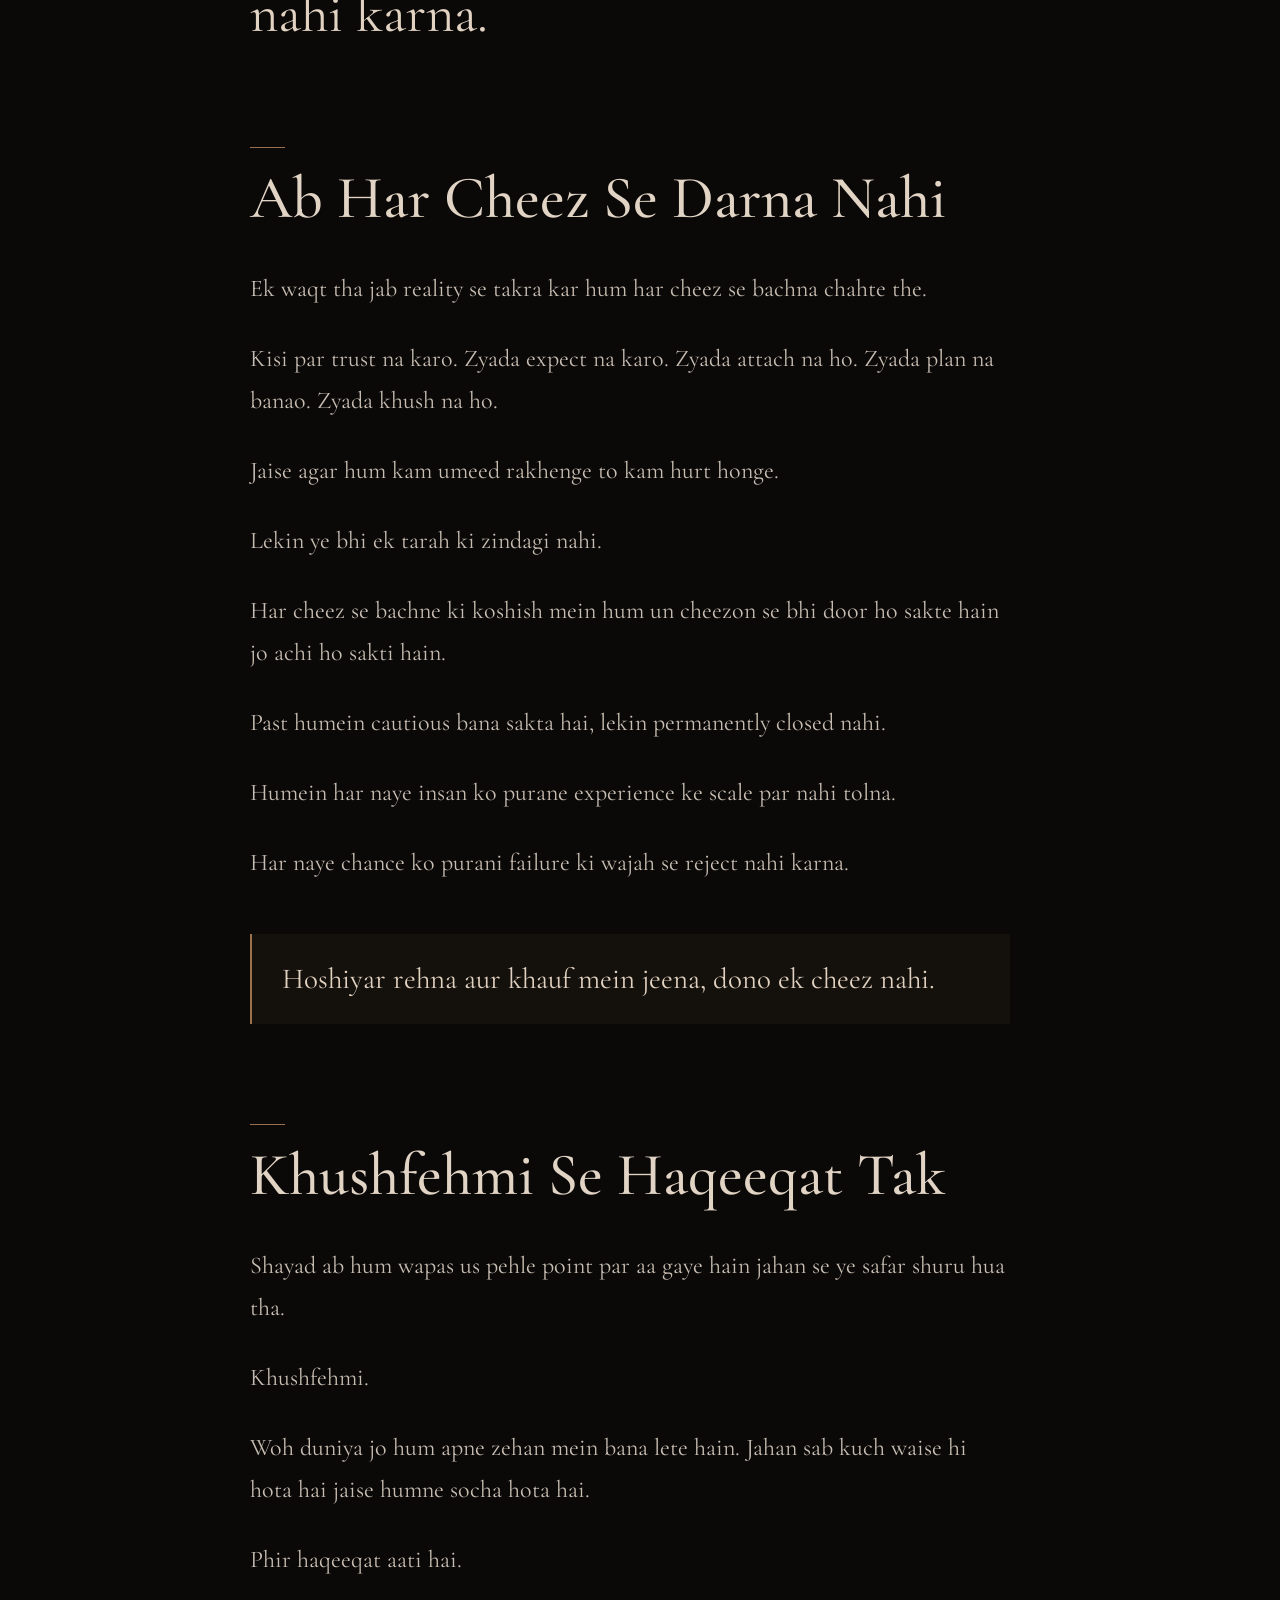
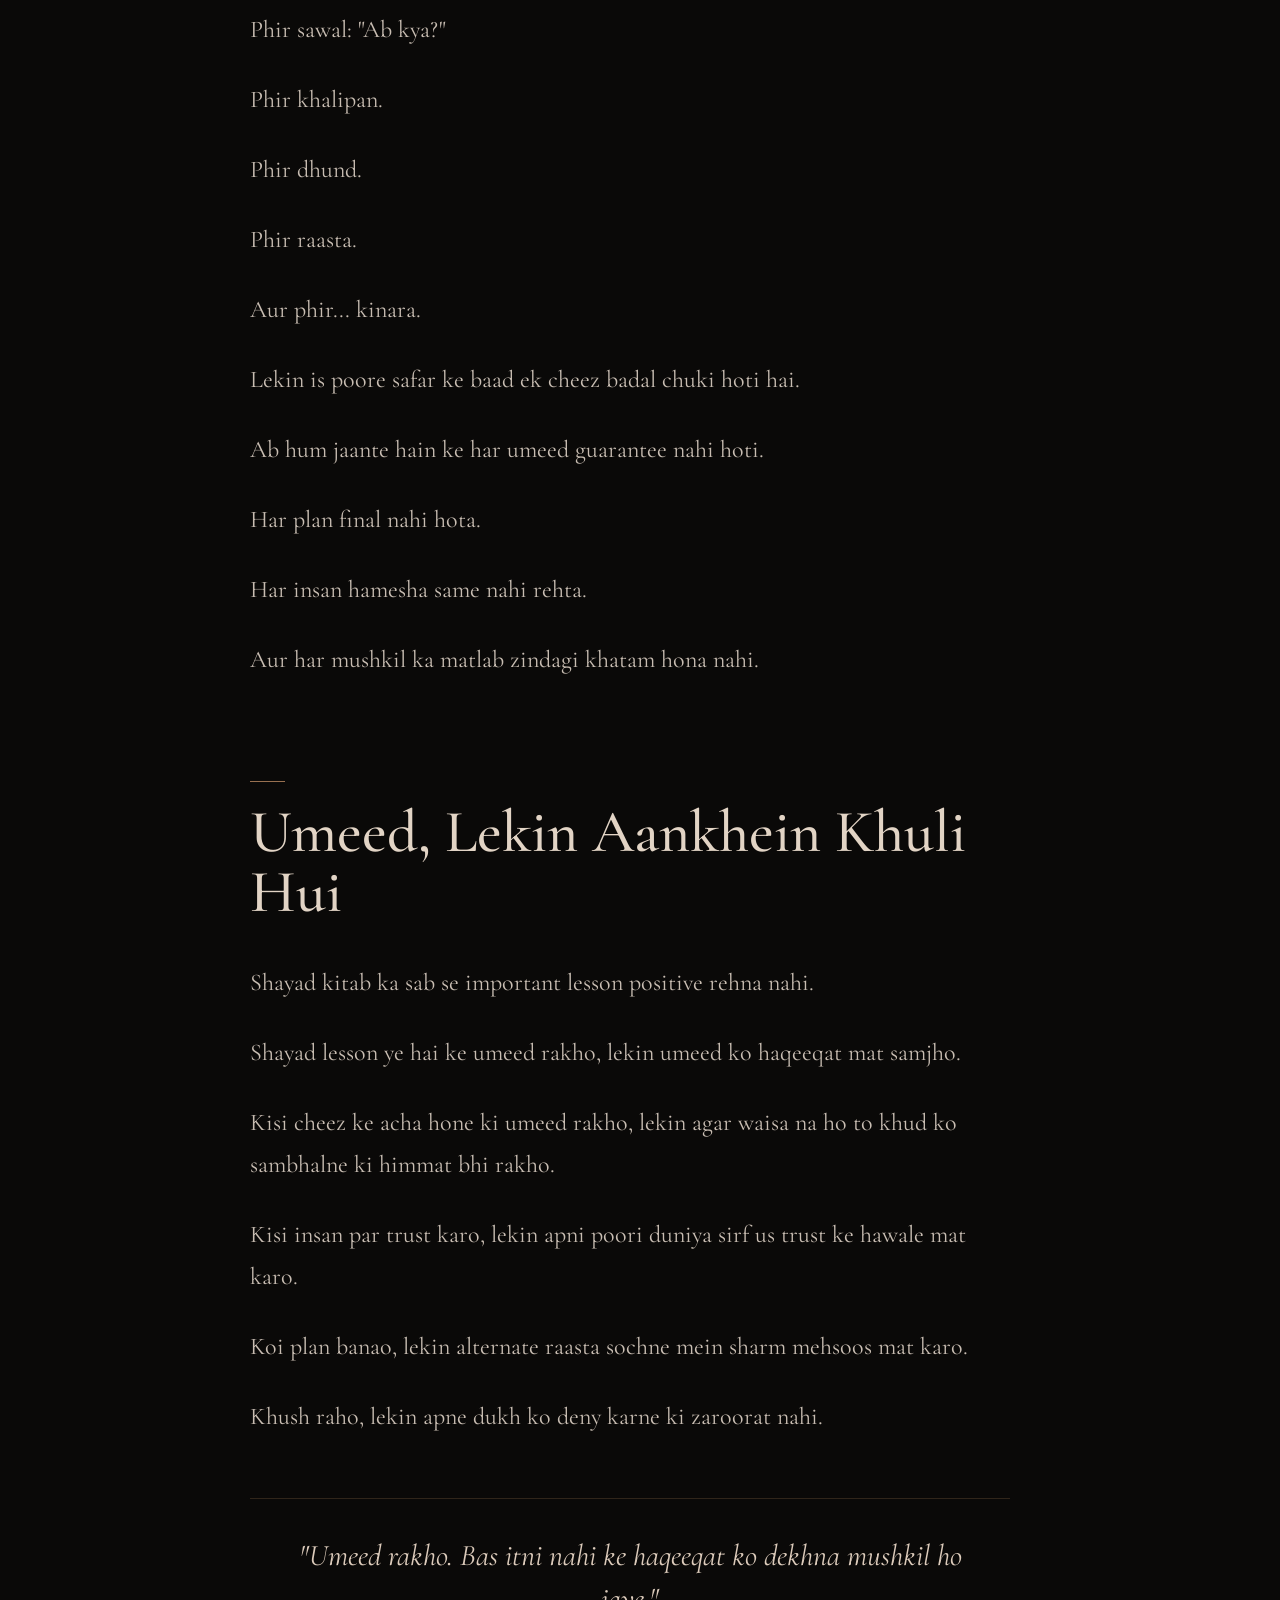
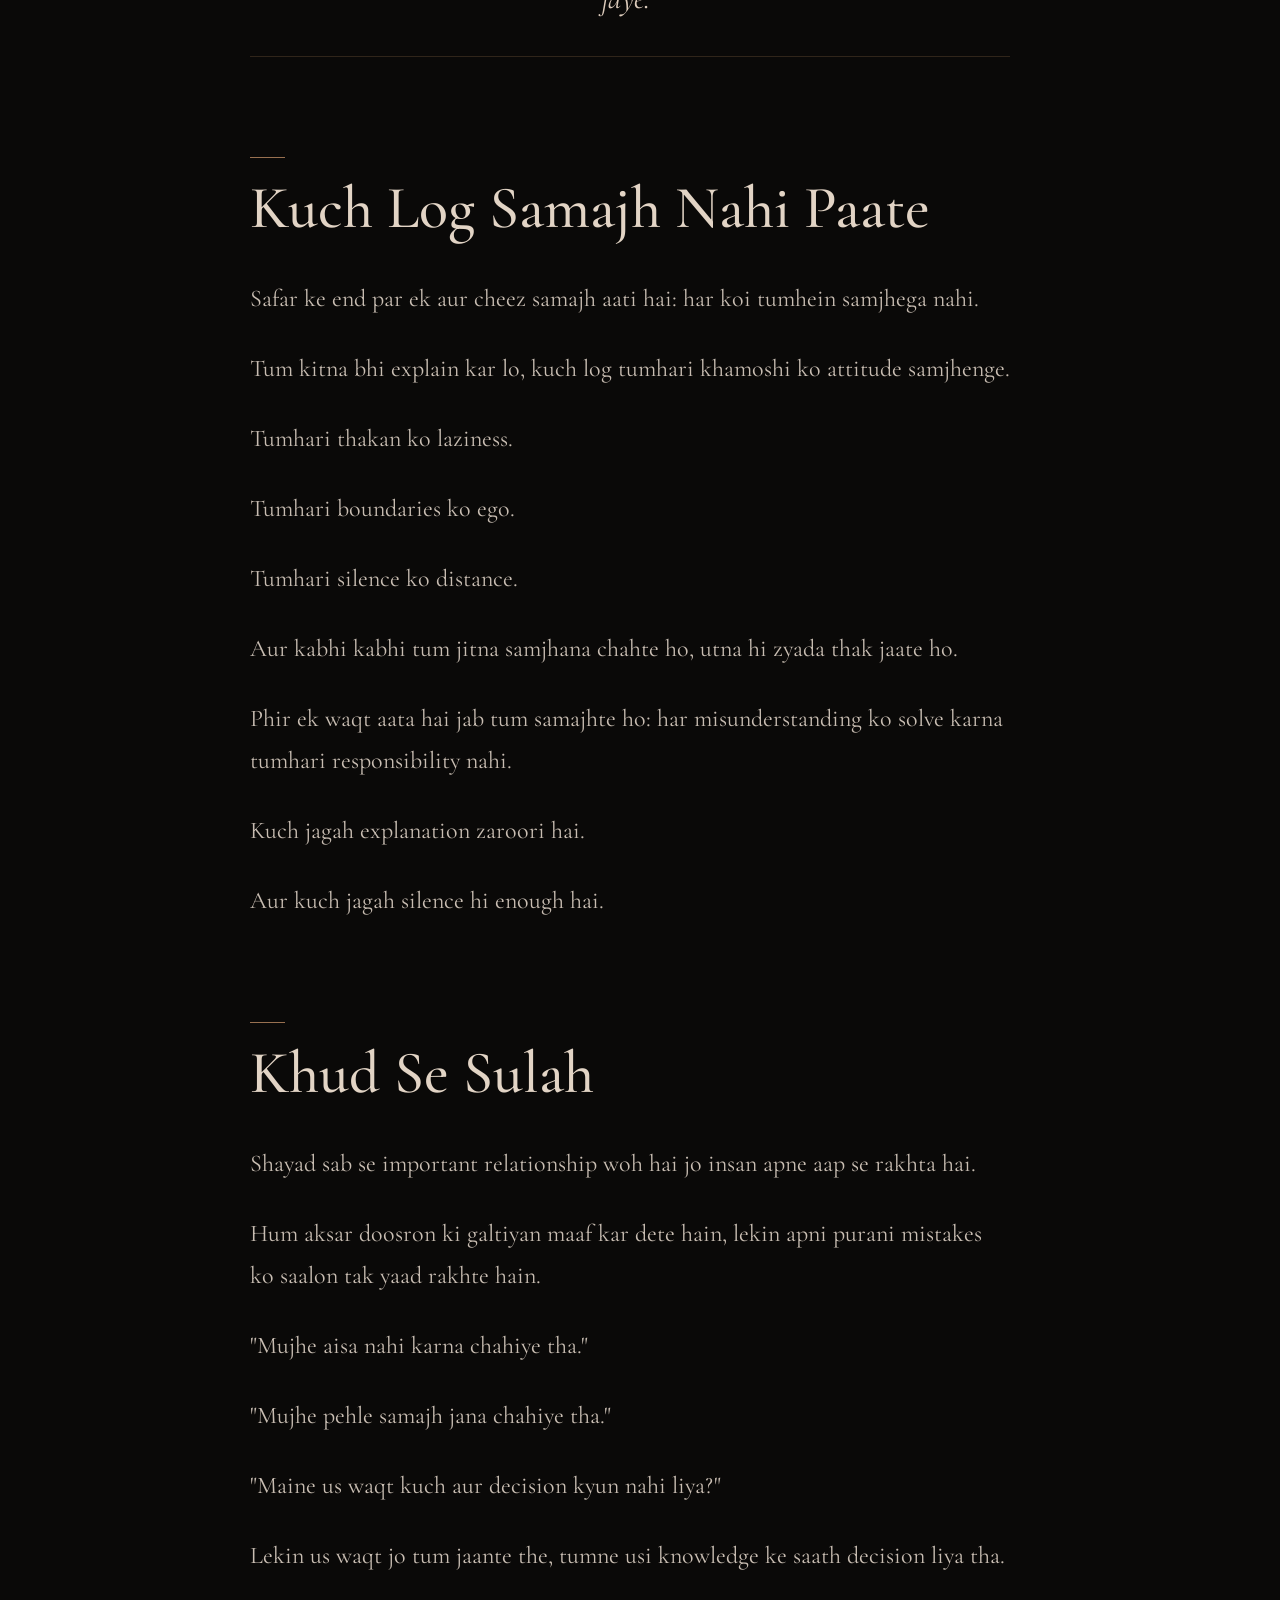
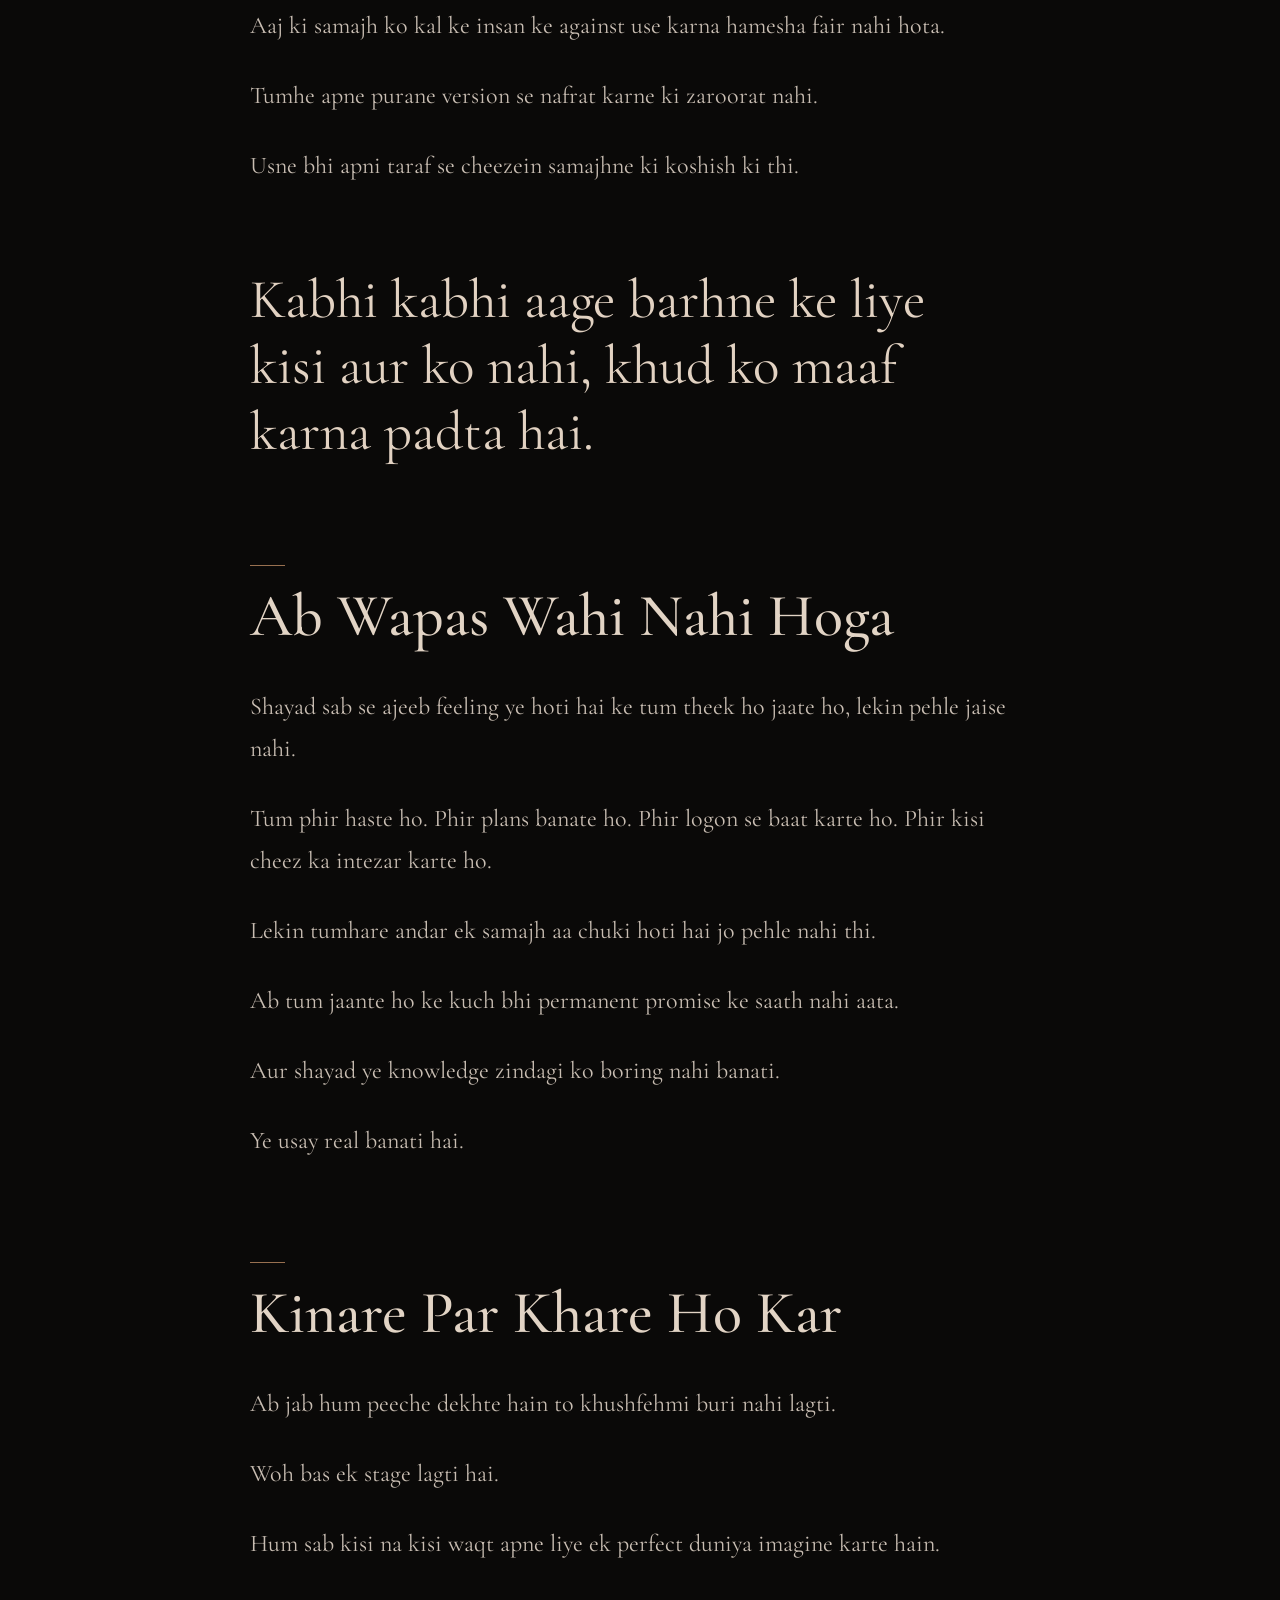
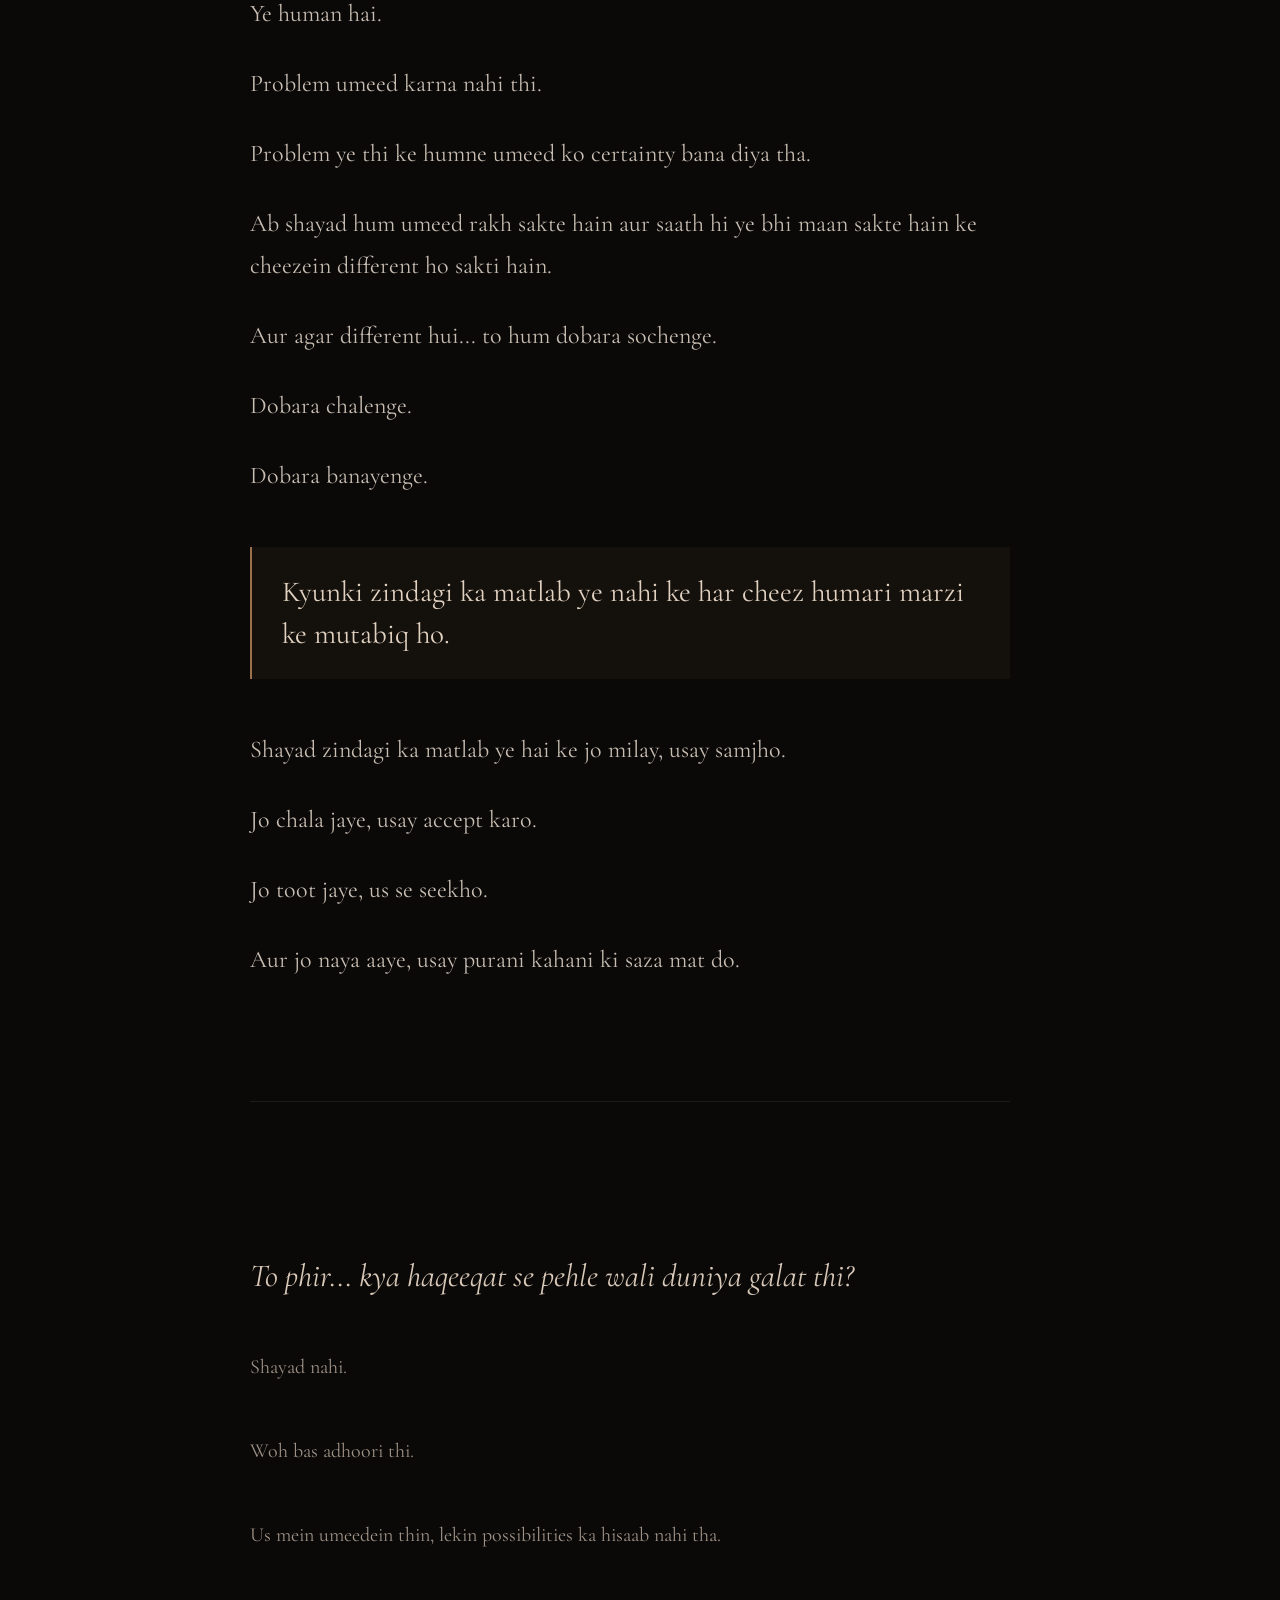
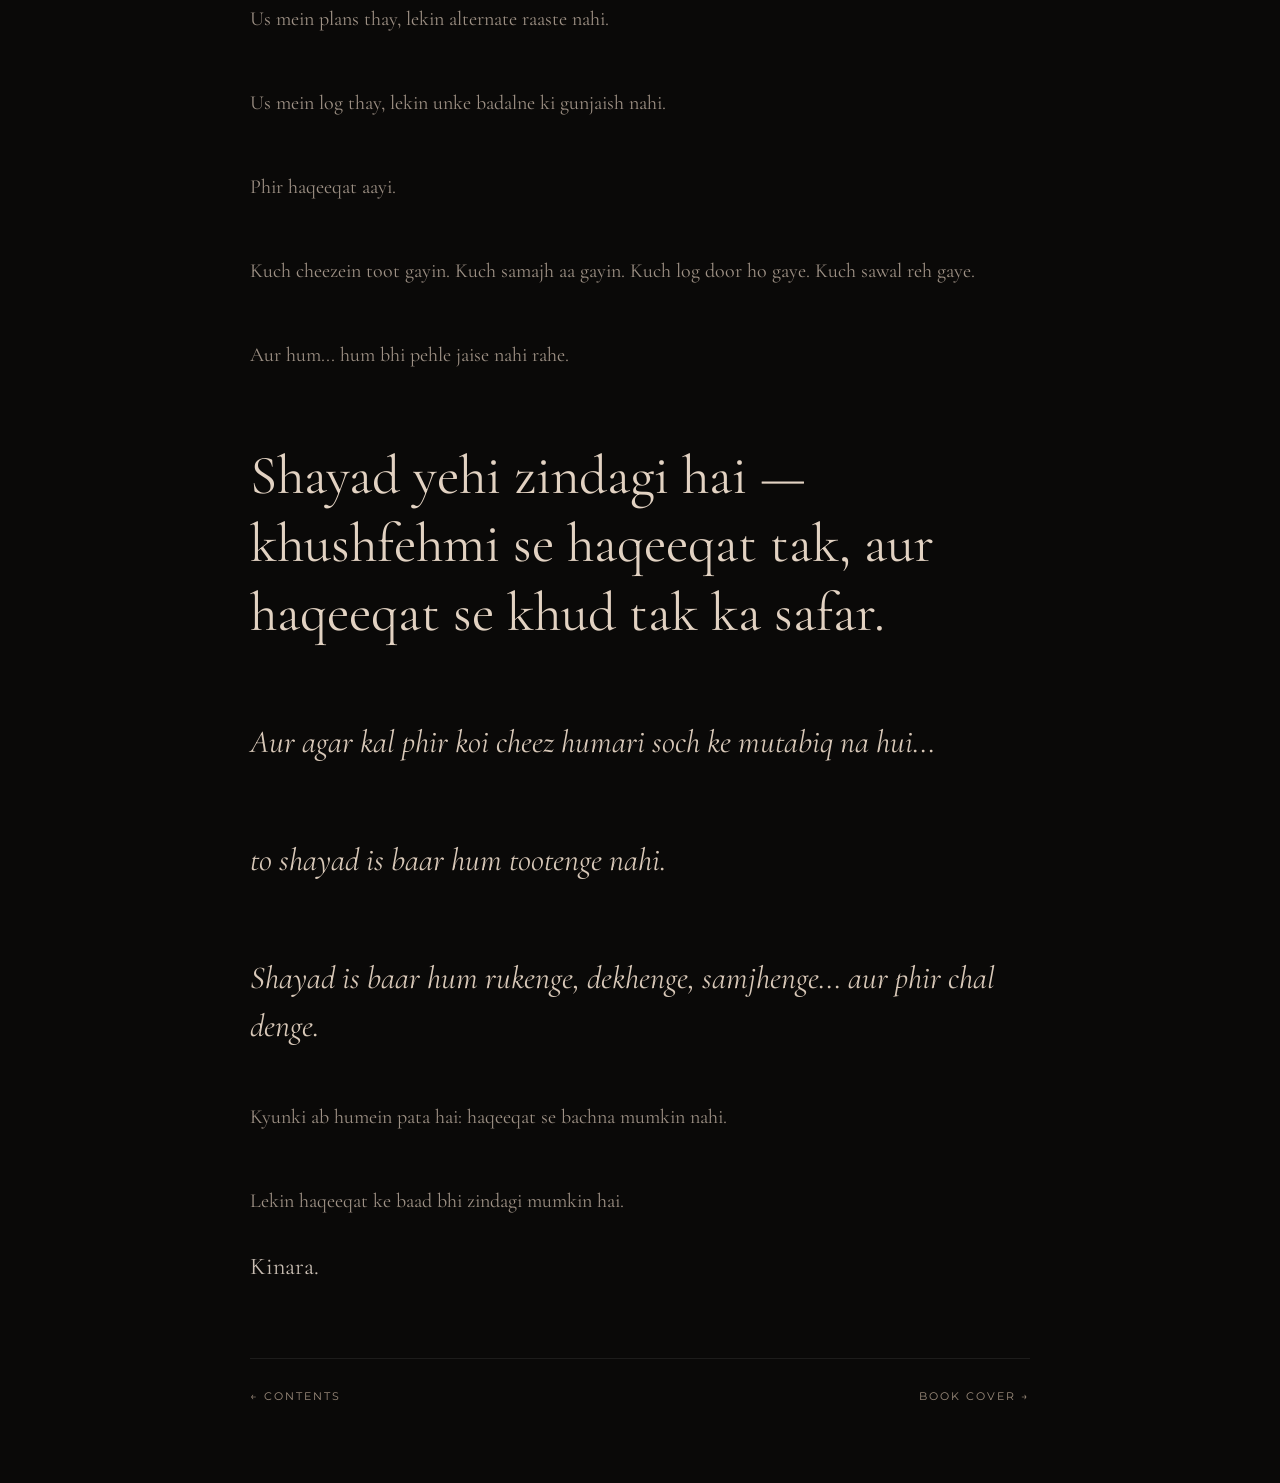
<file: chapters/chapter7.html>
<!DOCTYPE html>
<html lang="en">
<head>
    <meta charset="UTF-8">
    <meta name="viewport" content="width=device-width, initial-scale=1.0">
    <title>Chapter 7 — Kinara — Haqeeqat Ke Pehle</title>
    <link rel="stylesheet" href="../style.css">
</head>

<body>

    <main class="reading-page">

        <header class="chapter-heading">
            <p>CHAPTER 07</p>
            <h1>Kinara</h1>
            <div class="chapter-line"></div>
        </header>


        <article class="chapter-text">

            <p>
                Har safar ka matlab ye nahi hota
                ke hum kisi ek jagah pohanch kar ruk jayen.
            </p>

            <p>
                Kabhi kabhi safar ka matlab sirf itna hota hai
                ke hum woh insan nahi rehte
                jo safar ke shuru mein the.
            </p>

            <p>
                Hum badalte hain.
                Kuch cheezein peeche reh jaati hain.
                Kuch sawal khatam ho jaate hain.
                Kuch naye sawal paida hote hain.
            </p>

            <p>
                Aur phir ek waqt aata hai
                jab humein mehsoos hota hai
                ke hum ab us jagah kharay hain
                jahan se peeche dekhna mumkin hai,
                magar wapas jaana zaroori nahi.
            </p>

            <p class="highlight">
                Shayad isi ehsaas ka naam Kinara hai.
            </p>


            <h2>Har Safar Ka Ek Kinara Hota Hai</h2>

            <p>
                Kinara hamesha khushi ki jagah nahi hota.
            </p>

            <p>
                Kabhi kinare par kharay ho kar
                hum sirf thakawat mehsoos karte hain.
            </p>

            <p>
                Itna kuch guzra hota hai
                ke khushi se zyada sukoon ajeeb lagta hai.
            </p>

            <p>
                Hum sochte hain:
                "Bas ab aur kuch na badle."
            </p>

            <p>
                Lekin shayad kinara kisi perfect ending ka naam nahi.
            </p>

            <p>
                Ye sirf woh jagah hai
                jahan hum pehli baar
                apne guzray hue safar ko
                thoda door se dekh pate hain.
            </p>

            <p>
                Aur jab hum door se dekhte hain,
                to kuch cheezein samajh aati hain
                jo safar ke beech mein kabhi samajh nahi aayi thin.
            </p>


            <p class="quote-box">
                "Kuch raaste tab samajh aate hain
                jab hum un par chal chuke hote hain."
            </p>


            <h2>Jo Hona Tha</h2>

            <p>
                Zindagi mein bohot si cheezein
                humare control mein nahi hotin.
            </p>

            <p>
                Hum apni mehnat control kar sakte hain,
                lekin har result nahi.
            </p>

            <p>
                Hum apna rawayya control kar sakte hain,
                lekin har insan ka rawayya nahi.
            </p>

            <p>
                Hum apni expectations samajh sakte hain,
                lekin doosron ke decisions nahi.
            </p>

            <p>
                Aur shayad maturity ka ek hissa ye samajhna hai
                ke har cheez ko control karne ki koshish
                zaroori nahi hoti.
            </p>

            <p>
                Kuch cheezein hoti hain
                jinhein bas accept karna padta hai.
            </p>

            <p>
                Isliye nahi ke woh sahi thin.
            </p>

            <p>
                Balki isliye
                ke woh ho chuki hain.
            </p>


            <p class="big-line">
                Acceptance ka matlab ye nahi ke jo hua woh theek tha.
                Acceptance ka matlab hai: jo hua, usay ab deny nahi karna.
            </p>


            <h2>Ab Har Cheez Se Darna Nahi</h2>

            <p>
                Ek waqt tha jab reality se takra kar
                hum har cheez se bachna chahte the.
            </p>

            <p>
                Kisi par trust na karo.
                Zyada expect na karo.
                Zyada attach na ho.
                Zyada plan na banao.
                Zyada khush na ho.
            </p>

            <p>
                Jaise agar hum kam umeed rakhenge
                to kam hurt honge.
            </p>

            <p>
                Lekin ye bhi ek tarah ki zindagi nahi.
            </p>

            <p>
                Har cheez se bachne ki koshish mein
                hum un cheezon se bhi door ho sakte hain
                jo achi ho sakti hain.
            </p>

            <p>
                Past humein cautious bana sakta hai,
                lekin permanently closed nahi.
            </p>

            <p>
                Humein har naye insan ko purane experience ke scale par nahi tolna.
            </p>

            <p>
                Har naye chance ko purani failure ki wajah se reject nahi karna.
            </p>

            <p class="highlight">
                Hoshiyar rehna aur khauf mein jeena,
                dono ek cheez nahi.
            </p>


            <h2>Khushfehmi Se Haqeeqat Tak</h2>

            <p>
                Shayad ab hum wapas us pehle point par aa gaye hain
                jahan se ye safar shuru hua tha.
            </p>

            <p>
                Khushfehmi.
            </p>

            <p>
                Woh duniya jo hum apne zehan mein bana lete hain.
                Jahan sab kuch waise hi hota hai
                jaise humne socha hota hai.
            </p>

            <p>
                Phir haqeeqat aati hai.
            </p>

            <p>
                Phir sawal:
                "Ab kya?"
            </p>

            <p>
                Phir khalipan.
            </p>

            <p>
                Phir dhund.
            </p>

            <p>
                Phir raasta.
            </p>

            <p>
                Aur phir...
                kinara.
            </p>

            <p>
                Lekin is poore safar ke baad
                ek cheez badal chuki hoti hai.
            </p>

            <p>
                Ab hum jaante hain
                ke har umeed guarantee nahi hoti.
            </p>

            <p>
                Har plan final nahi hota.
            </p>

            <p>
                Har insan hamesha same nahi rehta.
            </p>

            <p>
                Aur har mushkil ka matlab
                zindagi khatam hona nahi.
            </p>


            <h2>Umeed, Lekin Aankhein Khuli Hui</h2>

            <p>
                Shayad kitab ka sab se important lesson
                positive rehna nahi.
            </p>

            <p>
                Shayad lesson ye hai
                ke umeed rakho,
                lekin umeed ko haqeeqat mat samjho.
            </p>

            <p>
                Kisi cheez ke acha hone ki umeed rakho,
                lekin agar waisa na ho
                to khud ko sambhalne ki himmat bhi rakho.
            </p>

            <p>
                Kisi insan par trust karo,
                lekin apni poori duniya
                sirf us trust ke hawale mat karo.
            </p>

            <p>
                Koi plan banao,
                lekin alternate raasta sochne mein sharm mehsoos mat karo.
            </p>

            <p>
                Khush raho,
                lekin apne dukh ko deny karne ki zaroorat nahi.
            </p>

            <p class="quote-box">
                "Umeed rakho.
                Bas itni nahi ke haqeeqat ko dekhna mushkil ho jaye."
            </p>


            <h2>Kuch Log Samajh Nahi Paate</h2>

            <p>
                Safar ke end par ek aur cheez samajh aati hai:
                har koi tumhein samjhega nahi.
            </p>

            <p>
                Tum kitna bhi explain kar lo,
                kuch log tumhari khamoshi ko attitude samjhenge.
            </p>

            <p>
                Tumhari thakan ko laziness.
            </p>

            <p>
                Tumhari boundaries ko ego.
            </p>

            <p>
                Tumhari silence ko distance.
            </p>

            <p>
                Aur kabhi kabhi
                tum jitna samjhana chahte ho,
                utna hi zyada thak jaate ho.
            </p>

            <p>
                Phir ek waqt aata hai
                jab tum samajhte ho:
                har misunderstanding ko solve karna
                tumhari responsibility nahi.
            </p>

            <p>
                Kuch jagah explanation zaroori hai.
            </p>

            <p>
                Aur kuch jagah silence hi enough hai.
            </p>


            <h2>Khud Se Sulah</h2>

            <p>
                Shayad sab se important relationship
                woh hai jo insan apne aap se rakhta hai.
            </p>

            <p>
                Hum aksar doosron ki galtiyan maaf kar dete hain,
                lekin apni purani mistakes ko
                saalon tak yaad rakhte hain.
            </p>

            <p>
                "Mujhe aisa nahi karna chahiye tha."
            </p>

            <p>
                "Mujhe pehle samajh jana chahiye tha."
            </p>

            <p>
                "Maine us waqt kuch aur decision kyun nahi liya?"
            </p>

            <p>
                Lekin us waqt jo tum jaante the,
                tumne usi knowledge ke saath decision liya tha.
            </p>

            <p>
                Aaj ki samajh ko
                kal ke insan ke against use karna
                hamesha fair nahi hota.
            </p>

            <p>
                Tumhe apne purane version se nafrat karne ki zaroorat nahi.
            </p>

            <p>
                Usne bhi apni taraf se
                cheezein samajhne ki koshish ki thi.
            </p>

            <p class="big-line">
                Kabhi kabhi aage barhne ke liye
                kisi aur ko nahi,
                khud ko maaf karna padta hai.
            </p>


            <h2>Ab Wapas Wahi Nahi Hoga</h2>

            <p>
                Shayad sab se ajeeb feeling ye hoti hai
                ke tum theek ho jaate ho,
                lekin pehle jaise nahi.
            </p>

            <p>
                Tum phir haste ho.
                Phir plans banate ho.
                Phir logon se baat karte ho.
                Phir kisi cheez ka intezar karte ho.
            </p>

            <p>
                Lekin tumhare andar ek samajh aa chuki hoti hai
                jo pehle nahi thi.
            </p>

            <p>
                Ab tum jaante ho
                ke kuch bhi permanent promise ke saath nahi aata.
            </p>

            <p>
                Aur shayad ye knowledge
                zindagi ko boring nahi banati.
            </p>

            <p>
                Ye usay real banati hai.
            </p>


            <h2>Kinare Par Khare Ho Kar</h2>

            <p>
                Ab jab hum peeche dekhte hain
                to khushfehmi buri nahi lagti.
            </p>

            <p>
                Woh bas ek stage lagti hai.
            </p>

            <p>
                Hum sab kisi na kisi waqt
                apne liye ek perfect duniya imagine karte hain.
            </p>

            <p>
                Ye human hai.
            </p>

            <p>
                Problem umeed karna nahi thi.
            </p>

            <p>
                Problem ye thi
                ke humne umeed ko certainty bana diya tha.
            </p>

            <p>
                Ab shayad hum umeed rakh sakte hain
                aur saath hi ye bhi maan sakte hain
                ke cheezein different ho sakti hain.
            </p>

            <p>
                Aur agar different hui...
                to hum dobara sochenge.
            </p>

            <p>
                Dobara chalenge.
            </p>

            <p>
                Dobara banayenge.
            </p>


            <p class="highlight">
                Kyunki zindagi ka matlab ye nahi
                ke har cheez humari marzi ke mutabiq ho.
            </p>

            <p>
                Shayad zindagi ka matlab ye hai
                ke jo milay,
                usay samjho.
            </p>

            <p>
                Jo chala jaye,
                usay accept karo.
            </p>

            <p>
                Jo toot jaye,
                us se seekho.
            </p>

            <p>
                Aur jo naya aaye,
                usay purani kahani ki saza mat do.
            </p>


            <div class="ending">

                <p class="final-question">
                    To phir...
                    kya haqeeqat se pehle wali duniya galat thi?
                </p>

                <p class="final-line">
                    Shayad nahi.
                </p>

                <p class="final-line">
                    Woh bas adhoori thi.
                </p>

                <p class="final-line">
                    Us mein umeedein thin,
                    lekin possibilities ka hisaab nahi tha.
                </p>

                <p class="final-line">
                    Us mein plans thay,
                    lekin alternate raaste nahi.
                </p>

                <p class="final-line">
                    Us mein log thay,
                    lekin unke badalne ki gunjaish nahi.
                </p>

                <p class="final-line">
                    Phir haqeeqat aayi.
                </p>

                <p class="final-line">
                    Kuch cheezein toot gayin.
                    Kuch samajh aa gayin.
                    Kuch log door ho gaye.
                    Kuch sawal reh gaye.
                </p>

                <p class="final-line">
                    Aur hum...
                    hum bhi pehle jaise nahi rahe.
                </p>

                <p class="big-line">
                    Shayad yehi zindagi hai —
                    khushfehmi se haqeeqat tak,
                    aur haqeeqat se khud tak ka safar.
                </p>

                <p class="final-question">
                    Aur agar kal phir koi cheez
                    humari soch ke mutabiq na hui...
                </p>

                <p class="final-question">
                    to shayad is baar hum tootenge nahi.
                </p>

                <p class="final-question">
                    Shayad is baar hum rukenge,
                    dekhenge,
                    samjhenge...
                    aur phir chal denge.
                </p>

                <p class="final-line">
                    Kyunki ab humein pata hai:
                    haqeeqat se bachna mumkin nahi.
                </p>

                <p class="final-line">
                    Lekin haqeeqat ke baad bhi
                    zindagi mumkin hai.
                </p>

                <p class="final-word">
                    Kinara.
                </p>

            </div>

        </article>


        <nav class="chapter-navigation">
           <a href="../index.html">← Contents</a>
            <a href="../index.html">Book Cover →</a>
        </nav>

    </main>

</body>
</html>
</file>
<file: style.css>
@import url('https://fonts.googleapis.com/css2?family=Cormorant+Garamond:wght@400;500;600;700&family=Montserrat:wght@300;400;500;600&display=swap');


/* =========================
   RESET
   ========================= */

* {
    margin: 0;
    padding: 0;
    box-sizing: border-box;
}

html {
    scroll-behavior: smooth;
}

body {
    background: #0a0908;
    color: #ddd2c6;
    font-family: 'Montserrat', sans-serif;
    overflow-x: hidden;
}


/* =========================
   COVER
   ========================= */

.cover {
    min-height: 100vh;

    display: flex;
    justify-content: center;
    align-items: center;

    text-align: center;

    position: relative;

    padding: 50px 25px;

    background:
        radial-gradient(
            circle at center,
            #2a211b 0%,
            #15110e 38%,
            #090807 78%
        );
}

.cover::before {
    content: "";

    position: absolute;

    width: 500px;
    height: 500px;

    border-radius: 50%;

    background: rgba(150, 105, 70, 0.06);

    filter: blur(100px);
}

.cover-content {
    position: relative;
    z-index: 2;

    width: 100%;
    max-width: 1000px;
}


/* small top text */

.small-text {
    margin-bottom: 35px;

    color: #968678;

    font-size: 11px;

    letter-spacing: 5px;

    text-transform: uppercase;
}


/* MAIN TITLE */

.cover h1 {
    font-family: 'Cormorant Garamond', serif;

    font-size: clamp(70px, 10vw, 145px);

    line-height: .82;

    font-weight: 500;

    letter-spacing: -4px;

    color: #eee4d6;
}


/* line */

.line {
    width: 75px;

    height: 1px;

    margin: 38px auto;

    background: #9c7655;
}


/* cover quote */

.cover .quote {
    max-width: 600px;

    margin: 0 auto;

    font-family: 'Cormorant Garamond', serif;

    font-size: 21px;

    line-height: 1.6;

    color: #bdb1a5;

    font-style: italic;
}


/* author */

.author {
    margin-top: 20px;

    color: #796c60;

    font-size: 11px;

    letter-spacing: 4px;

    text-transform: uppercase;
}


/* button */

.start-btn {
    display: inline-block;

    margin-top: 45px;

    padding: 13px 28px;

    border: 1px solid rgba(180, 140, 100, 0.5);

    color: #c9b7a4;

    text-decoration: none;

    font-size: 11px;

    letter-spacing: 3px;

    text-transform: uppercase;

    transition: 0.3s ease;
}

.start-btn:hover {
    background: #a77c57;

    color: #0a0908;

    border-color: #a77c57;
}


/* =========================
   CONTENTS
   ========================= */

.contents {
    min-height: 100vh;

    padding: 130px 12%;

    background:
        linear-gradient(
            180deg,
            #0a0908 0%,
            #12100e 50%,
            #090807 100%
        );
}


/* CONTENTS LABEL */

.section-label {
    margin-bottom: 18px;

    color: #9a795d;

    font-size: 11px;

    letter-spacing: 5px;

    text-transform: uppercase;
}


/* CHAPTERS */

.contents h2 {
    margin-bottom: 65px;

    font-family: 'Cormorant Garamond', serif;

    font-size: clamp(55px, 7vw, 90px);

    font-weight: 500;

    line-height: 0.9;

    color: #e5d7c8;
}


/* IMPORTANT:
   .chapter-list contains A directly
*/

.chapter-list {
    width: 100%;

    max-width: 900px;

    display: flex;

    flex-direction: column;
}


/* EACH CHAPTER */

.chapter-list a {
    width: 100%;

    display: flex;

    align-items: center;

    gap: 35px;

    padding: 25px 5px;

    border-top: 1px solid rgba(255, 255, 255, 0.08);

    color: #bdb1a5;

    text-decoration: none;

    transition:
        padding-left 0.3s ease,
        color 0.3s ease,
        border-color 0.3s ease;
}


/* last line */

.chapter-list a:last-child {
    border-bottom: 1px solid rgba(255, 255, 255, 0.08);
}


/* NUMBER */

.chapter-list a span:first-child {
    width: 45px;

    flex-shrink: 0;

    color: #806348;

    font-family: 'Montserrat', sans-serif;

    font-size: 11px;

    letter-spacing: 2px;
}


/* CHAPTER NAME */

.chapter-list a span:last-child {
    font-family: 'Cormorant Garamond', serif;

    font-size: clamp(28px, 3vw, 38px);

    line-height: 1;

    color: #c9bdb1;
}


/* hover */

.chapter-list a:hover {
    padding-left: 20px;

    color: #e3d2c0;

    border-color: rgba(170, 125, 85, 0.35);
}

.chapter-list a:hover span:last-child {
    color: #e7d7c7;
}


/* =========================
   INTRO
   ========================= */

.intro {
    min-height: 100vh;

    display: flex;

    flex-direction: column;

    justify-content: center;

    align-items: flex-start;

    padding: 130px 12%;

    background:
        radial-gradient(
            circle at 75% 25%,
            rgba(135, 95, 60, 0.10),
            transparent 32%
        ),
        #0b0908;
}


/* FIRST TWO PARAGRAPHS */

.intro > p {
    width: 100%;

    max-width: 850px;

    margin-bottom: 38px;

    font-family: 'Cormorant Garamond', serif;

    font-size: clamp(32px, 4vw, 54px);

    line-height: 1.35;

    letter-spacing: -0.5px;

    color: #d9cec2;
}


/* SECOND PARAGRAPH */

.intro > p:nth-child(2) {
    max-width: 760px;

    margin-left: 70px;

    color: #bdb1a5;
}


/* FINAL QUESTION */

.intro .intro-question {
    max-width: 720px;

    margin-top: 55px;

    margin-left: auto;

    margin-right: 5%;

    margin-bottom: 0;

    font-family: 'Cormorant Garamond', serif;

    font-size: clamp(40px, 5vw, 68px);

    line-height: 1.12;

    color: #e2d2c1;
}


/* three dots */

.intro .intro-question::first-line {
    color: #c7b8a9;
}


/* TO PHIR KYA */

.intro .intro-question strong {
    display: block;

    margin-top: 15px;

    font-weight: 600;

    color: #ead7c3;
}


/* =========================
   MOBILE
   ========================= */

@media (max-width: 700px) {

    .cover {
        padding: 40px 20px;
    }

    .cover h1 {
        font-size: clamp(65px, 18vw, 100px);

        letter-spacing: -3px;
    }

    .cover .quote {
        font-size: 18px;
    }


    .contents {
        padding: 90px 25px;
    }

    .contents h2 {
        margin-bottom: 45px;
    }

    .chapter-list a {
        gap: 18px;

        padding: 22px 0;
    }

    .chapter-list a span:last-child {
        font-size: 29px;
    }


    .intro {
        padding: 90px 25px;
    }

    .intro > p {
        font-size: 31px;

        line-height: 1.45;

        margin-bottom: 35px;
    }

    .intro > p:nth-child(2) {
        margin-left: 0;
    }

    .intro .intro-question {
        margin-left: 0;

        margin-right: 0;

        margin-top: 35px;

        font-size: 42px;
    }
}
/* =========================================
   CHAPTER PAGES ONLY
   ========================================= */

.reading-page {
    max-width: 900px;
    margin: 0 auto;
    padding: 100px 60px 80px;
    background: #0a0908;
    color: #d7cdc2;
}

.chapter-heading {
    padding: 40px 0 70px;
    border-bottom: 1px solid rgba(255, 255, 255, 0.08);
}

.chapter-heading p {
    margin-bottom: 18px;
    color: #98765a;
    font-family: 'Montserrat', sans-serif;
    font-size: 11px;
    letter-spacing: 5px;
}

.chapter-heading h1 {
    margin: 0;
    font-family: 'Cormorant Garamond', serif;
    font-size: clamp(65px, 9vw, 105px);
    font-weight: 500;
    line-height: 0.9;
    color: #e5d7c8;
}

.chapter-line {
    width: 60px;
    height: 1px;
    margin-top: 30px;
    background: #987050;
}

.chapter-text {
    max-width: 760px;
    padding-top: 70px;
}

.chapter-text > p {
    margin: 0 0 28px;
    font-family: 'Cormorant Garamond', serif;
    font-size: 24px;
    line-height: 1.75;
    color: #c8bdb2;
}

.chapter-text > p:first-child {
    font-size: 30px;
    color: #ded2c5;
}

.chapter-text h2 {
    margin: 100px 0 40px;
    font-family: 'Cormorant Garamond', serif;
    font-size: clamp(40px, 5vw, 60px);
    font-weight: 500;
    line-height: 1;
    color: #e2d4c5;
}

.chapter-text h2::before {
    content: "";
    display: block;
    width: 35px;
    height: 1px;
    margin-bottom: 20px;
    background: #987050;
}

.chapter-text .highlight {
    margin: 50px 0;
    padding: 24px 30px;
    border-left: 2px solid #9b704d;
    background: rgba(145, 100, 65, 0.08);
    font-family: 'Cormorant Garamond', serif;
    font-size: 29px;
    line-height: 1.45;
    color: #e1d1c0;
}

.chapter-text .quote-box {
    margin: 60px 0;
    padding: 35px 30px;
    border-top: 1px solid rgba(160, 120, 80, 0.25);
    border-bottom: 1px solid rgba(160, 120, 80, 0.25);
    text-align: center;
    font-family: 'Cormorant Garamond', serif;
    font-size: 30px;
    line-height: 1.45;
    font-style: italic;
    color: #dccbbb;
}

.chapter-text .big-line {
    margin: 80px 0;
    font-family: 'Cormorant Garamond', serif;
    font-size: clamp(36px, 5vw, 55px);
    line-height: 1.2;
    color: #e2d2c2;
}

.chapter-text .ending {
    margin-top: 120px;
    padding-top: 80px;
    border-top: 1px solid rgba(255, 255, 255, 0.08);
}

.chapter-text .ending p {
    max-width: 760px;
}

.chapter-text .final-word {
    margin: 90px 0 60px;
    font-family: 'Cormorant Garamond', serif;
    font-size: clamp(70px, 10vw, 120px);
    line-height: 0.85;
    color: #ead9c7;
}

.chapter-text .final-question {
    margin-top: 80px;
    font-size: 32px;
    line-height: 1.5;
    font-style: italic;
    color: #d8c8b8;
}

.chapter-text .final-line {
    margin-top: 60px;
    font-size: 17px;
    color: #8e8073;
}

.chapter-navigation {
    display: flex;
    justify-content: space-between;
    margin-top: 70px;
    padding-top: 30px;
    border-top: 1px solid rgba(255, 255, 255, 0.08);
}

.chapter-navigation a {
    color: #9d8d7d;
    text-decoration: none;
    font-family: 'Montserrat', sans-serif;
    font-size: 11px;
    letter-spacing: 2px;
    text-transform: uppercase;
}

.chapter-navigation a:hover {
    color: #d5b795;
}


/* MOBILE */

@media (max-width: 700px) {

    .reading-page {
        padding: 50px 25px 60px;
    }

    .chapter-heading {
        padding: 30px 0 55px;
    }

    .chapter-heading h1 {
        font-size: 65px;
    }

    .chapter-text {
        padding-top: 55px;
    }

    .chapter-text > p {
        font-size: 21px;
        line-height: 1.7;
    }

    .chapter-text > p:first-child {
        font-size: 26px;
    }

    .chapter-text h2 {
        margin-top: 80px;
        font-size: 42px;
    }

    .chapter-text .highlight {
        padding: 22px;
        font-size: 26px;
    }

    .chapter-text .quote-box {
        font-size: 26px;
        padding: 28px 20px;
    }

    .chapter-text .big-line {
        font-size: 38px;
    }

    .chapter-text .final-word {
        font-size: 75px;
    }

    .chapter-navigation {
        flex-direction: column;
        gap: 25px;
        align-items: center;
    }
}
/* =========================================
   CHAPTER END — SAME READING STYLE
   ========================================= */

.chapter-text .ending p {
    margin: 0 0 28px;
    font-family: 'Cormorant Garamond', serif;
    font-size: 24px;
    line-height: 1.75;
    color: #c8bdb2;
}

.chapter-text .ending .big-line {
    margin: 70px 0;
    font-family: 'Cormorant Garamond', serif;
    font-size: clamp(36px, 5vw, 55px);
    line-height: 1.25;
    color: #e2d2c2;
}

.chapter-text .ending .final-question {
    margin-top: 70px;
    font-family: 'Cormorant Garamond', serif;
    font-size: 32px;
    line-height: 1.5;
    font-style: italic;
    color: #d8c8b8;
}

.chapter-text .ending .final-line {
    margin-top: 50px;
    font-family: 'Cormorant Garamond', serif;
    font-size: 20px;
    line-height: 1.7;
    color: #9e9185;
}
/* =========================================
   FRONT PAGE — INTRO SECTION
   ========================================= */

.intro {
    max-width: 850px;
    margin: 0 auto;
    padding: 150px 40px 180px;
    text-align: center;
}

.intro > p {
    margin: 0 auto 30px;
    max-width: 720px;
    font-family: 'Cormorant Garamond', serif;
    font-size: 27px;
    line-height: 1.65;
    font-weight: 400;
    color: #c9beb3;
}

.intro .intro-question {
    margin-top: 70px;
    font-size: 31px;
    line-height: 1.5;
    font-style: italic;
    color: #d9ccbe;
}

.intro .intro-question strong {
    display: inline-block;
    margin-top: 12px;
    font-family: 'Cormorant Garamond', serif;
    font-size: clamp(40px, 5vw, 62px);
    font-weight: 500;
    font-style: normal;
    letter-spacing: -1px;
    color: #e5d5c5;
}
@media (max-width: 700px) {

    .intro {
        padding: 100px 25px 120px;
    }

    .intro > p {
        font-size: 22px;
        line-height: 1.7;
    }

    .intro .intro-question {
        margin-top: 55px;
        font-size: 25px;
    }

    .intro .intro-question strong {
        font-size: 43px;
    }

    .chapter-text .ending p {
        font-size: 21px;
        line-height: 1.7;
    }

    .chapter-text .ending .final-question {
        font-size: 27px;
    }
}
</file>
